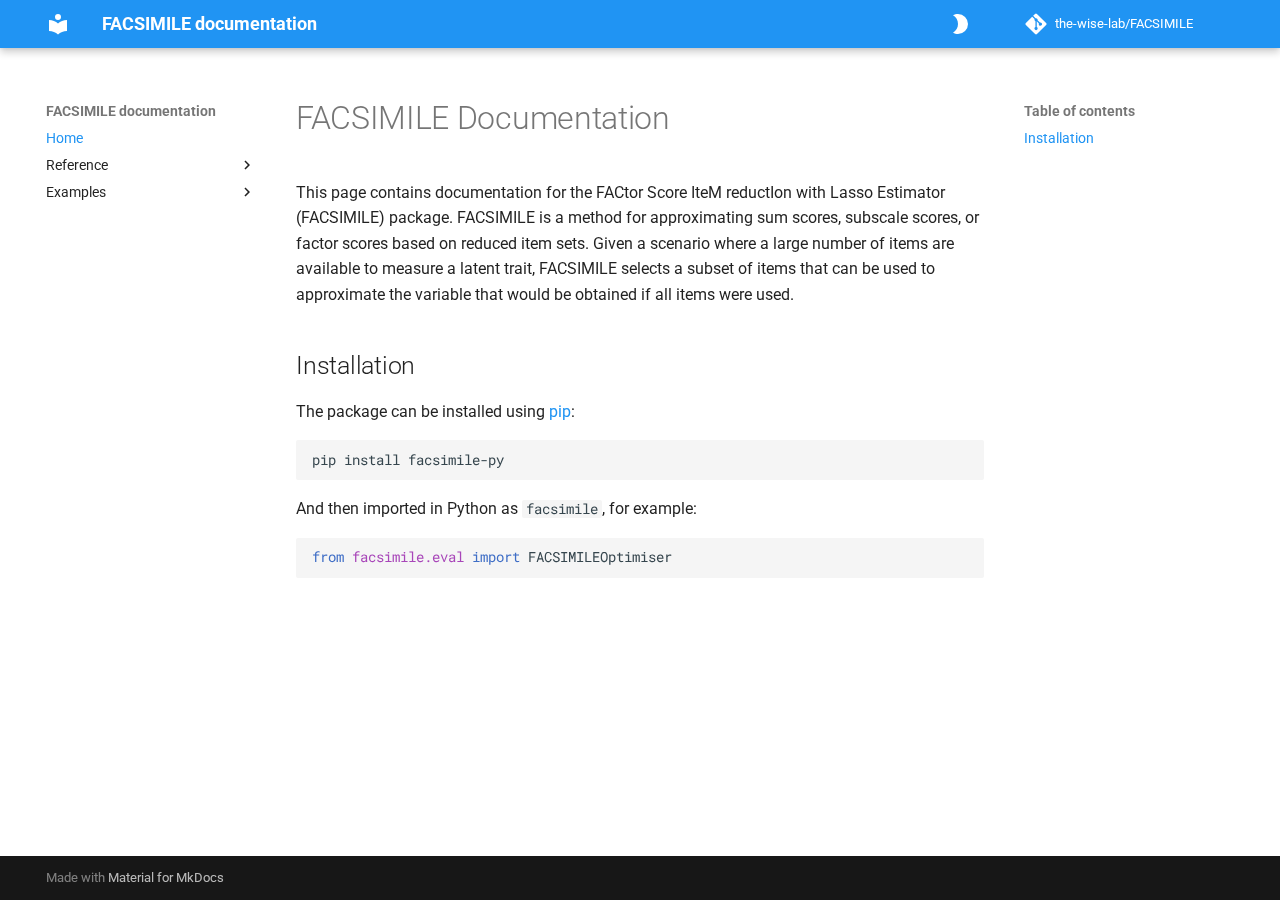
<file: index.html>
<!doctype html>
<html lang="en" class="no-js">
  <head>
    
      <meta charset="utf-8">
      <meta name="viewport" content="width=device-width,initial-scale=1">
      
      
      
      
      
        <link rel="next" href="reference/eval/">
      
      
      <link rel="icon" href="assets/images/favicon.png">
      <meta name="generator" content="mkdocs-1.5.3, mkdocs-material-9.5.17">
    
    
      
        <title>FACSIMILE documentation</title>
      
    
    
      <link rel="stylesheet" href="assets/stylesheets/main.bcfcd587.min.css">
      
        
        <link rel="stylesheet" href="assets/stylesheets/palette.06af60db.min.css">
      
      


    
    
      
    
    
      
        
        
        <link rel="preconnect" href="https://fonts.gstatic.com" crossorigin>
        <link rel="stylesheet" href="https://fonts.googleapis.com/css?family=Roboto:300,300i,400,400i,700,700i%7CRoboto+Mono:400,400i,700,700i&display=fallback">
        <style>:root{--md-text-font:"Roboto";--md-code-font:"Roboto Mono"}</style>
      
    
    
      <link rel="stylesheet" href="assets/_mkdocstrings.css">
    
      <link rel="stylesheet" href="css/mkdocstrings.css">
    
    <script>__md_scope=new URL(".",location),__md_hash=e=>[...e].reduce((e,_)=>(e<<5)-e+_.charCodeAt(0),0),__md_get=(e,_=localStorage,t=__md_scope)=>JSON.parse(_.getItem(t.pathname+"."+e)),__md_set=(e,_,t=localStorage,a=__md_scope)=>{try{t.setItem(a.pathname+"."+e,JSON.stringify(_))}catch(e){}}</script>
    
      

    
    
    
  </head>
  
  
    
    
      
    
    
    
    
    <body dir="ltr" data-md-color-scheme="default" data-md-color-primary="blue" data-md-color-accent="indigo">
  
    
    <input class="md-toggle" data-md-toggle="drawer" type="checkbox" id="__drawer" autocomplete="off">
    <input class="md-toggle" data-md-toggle="search" type="checkbox" id="__search" autocomplete="off">
    <label class="md-overlay" for="__drawer"></label>
    <div data-md-component="skip">
      
        
        <a href="#facsimile-documentation" class="md-skip">
          Skip to content
        </a>
      
    </div>
    <div data-md-component="announce">
      
    </div>
    
    
      

  

<header class="md-header md-header--shadow" data-md-component="header">
  <nav class="md-header__inner md-grid" aria-label="Header">
    <a href="." title="FACSIMILE documentation" class="md-header__button md-logo" aria-label="FACSIMILE documentation" data-md-component="logo">
      
  
  <svg xmlns="http://www.w3.org/2000/svg" viewBox="0 0 24 24"><path d="M12 8a3 3 0 0 0 3-3 3 3 0 0 0-3-3 3 3 0 0 0-3 3 3 3 0 0 0 3 3m0 3.54C9.64 9.35 6.5 8 3 8v11c3.5 0 6.64 1.35 9 3.54 2.36-2.19 5.5-3.54 9-3.54V8c-3.5 0-6.64 1.35-9 3.54Z"/></svg>

    </a>
    <label class="md-header__button md-icon" for="__drawer">
      
      <svg xmlns="http://www.w3.org/2000/svg" viewBox="0 0 24 24"><path d="M3 6h18v2H3V6m0 5h18v2H3v-2m0 5h18v2H3v-2Z"/></svg>
    </label>
    <div class="md-header__title" data-md-component="header-title">
      <div class="md-header__ellipsis">
        <div class="md-header__topic">
          <span class="md-ellipsis">
            FACSIMILE documentation
          </span>
        </div>
        <div class="md-header__topic" data-md-component="header-topic">
          <span class="md-ellipsis">
            
              Home
            
          </span>
        </div>
      </div>
    </div>
    
      
        <form class="md-header__option" data-md-component="palette">
  
    
    
    
    <input class="md-option" data-md-color-media="" data-md-color-scheme="default" data-md-color-primary="blue" data-md-color-accent="indigo"  aria-label="Switch to dark mode"  type="radio" name="__palette" id="__palette_0">
    
      <label class="md-header__button md-icon" title="Switch to dark mode" for="__palette_1" hidden>
        <svg xmlns="http://www.w3.org/2000/svg" viewBox="0 0 24 24"><path d="M10 2c-1.82 0-3.53.5-5 1.35C8 5.08 10 8.3 10 12s-2 6.92-5 8.65C6.47 21.5 8.18 22 10 22a10 10 0 0 0 10-10A10 10 0 0 0 10 2Z"/></svg>
      </label>
    
  
    
    
    
    <input class="md-option" data-md-color-media="" data-md-color-scheme="slate" data-md-color-primary="blue" data-md-color-accent="indigo"  aria-label="Switch to light mode"  type="radio" name="__palette" id="__palette_1">
    
      <label class="md-header__button md-icon" title="Switch to light mode" for="__palette_0" hidden>
        <svg xmlns="http://www.w3.org/2000/svg" viewBox="0 0 24 24"><path d="M12 18c-.89 0-1.74-.2-2.5-.55C11.56 16.5 13 14.42 13 12c0-2.42-1.44-4.5-3.5-5.45C10.26 6.2 11.11 6 12 6a6 6 0 0 1 6 6 6 6 0 0 1-6 6m8-9.31V4h-4.69L12 .69 8.69 4H4v4.69L.69 12 4 15.31V20h4.69L12 23.31 15.31 20H20v-4.69L23.31 12 20 8.69Z"/></svg>
      </label>
    
  
</form>
      
    
    
      <script>var media,input,key,value,palette=__md_get("__palette");if(palette&&palette.color){"(prefers-color-scheme)"===palette.color.media&&(media=matchMedia("(prefers-color-scheme: light)"),input=document.querySelector(media.matches?"[data-md-color-media='(prefers-color-scheme: light)']":"[data-md-color-media='(prefers-color-scheme: dark)']"),palette.color.media=input.getAttribute("data-md-color-media"),palette.color.scheme=input.getAttribute("data-md-color-scheme"),palette.color.primary=input.getAttribute("data-md-color-primary"),palette.color.accent=input.getAttribute("data-md-color-accent"));for([key,value]of Object.entries(palette.color))document.body.setAttribute("data-md-color-"+key,value)}</script>
    
    
    
    
      <div class="md-header__source">
        <a href="https://github.com/the-wise-lab/FACSIMILE" title="Go to repository" class="md-source" data-md-component="source">
  <div class="md-source__icon md-icon">
    
    <svg xmlns="http://www.w3.org/2000/svg" viewBox="0 0 448 512"><!--! Font Awesome Free 6.5.1 by @fontawesome - https://fontawesome.com License - https://fontawesome.com/license/free (Icons: CC BY 4.0, Fonts: SIL OFL 1.1, Code: MIT License) Copyright 2023 Fonticons, Inc.--><path d="M439.55 236.05 244 40.45a28.87 28.87 0 0 0-40.81 0l-40.66 40.63 51.52 51.52c27.06-9.14 52.68 16.77 43.39 43.68l49.66 49.66c34.23-11.8 61.18 31 35.47 56.69-26.49 26.49-70.21-2.87-56-37.34L240.22 199v121.85c25.3 12.54 22.26 41.85 9.08 55a34.34 34.34 0 0 1-48.55 0c-17.57-17.6-11.07-46.91 11.25-56v-123c-20.8-8.51-24.6-30.74-18.64-45L142.57 101 8.45 235.14a28.86 28.86 0 0 0 0 40.81l195.61 195.6a28.86 28.86 0 0 0 40.8 0l194.69-194.69a28.86 28.86 0 0 0 0-40.81z"/></svg>
  </div>
  <div class="md-source__repository">
    the-wise-lab/FACSIMILE
  </div>
</a>
      </div>
    
  </nav>
  
</header>
    
    <div class="md-container" data-md-component="container">
      
      
        
          
        
      
      <main class="md-main" data-md-component="main">
        <div class="md-main__inner md-grid">
          
            
              
              <div class="md-sidebar md-sidebar--primary" data-md-component="sidebar" data-md-type="navigation" >
                <div class="md-sidebar__scrollwrap">
                  <div class="md-sidebar__inner">
                    



<nav class="md-nav md-nav--primary" aria-label="Navigation" data-md-level="0">
  <label class="md-nav__title" for="__drawer">
    <a href="." title="FACSIMILE documentation" class="md-nav__button md-logo" aria-label="FACSIMILE documentation" data-md-component="logo">
      
  
  <svg xmlns="http://www.w3.org/2000/svg" viewBox="0 0 24 24"><path d="M12 8a3 3 0 0 0 3-3 3 3 0 0 0-3-3 3 3 0 0 0-3 3 3 3 0 0 0 3 3m0 3.54C9.64 9.35 6.5 8 3 8v11c3.5 0 6.64 1.35 9 3.54 2.36-2.19 5.5-3.54 9-3.54V8c-3.5 0-6.64 1.35-9 3.54Z"/></svg>

    </a>
    FACSIMILE documentation
  </label>
  
    <div class="md-nav__source">
      <a href="https://github.com/the-wise-lab/FACSIMILE" title="Go to repository" class="md-source" data-md-component="source">
  <div class="md-source__icon md-icon">
    
    <svg xmlns="http://www.w3.org/2000/svg" viewBox="0 0 448 512"><!--! Font Awesome Free 6.5.1 by @fontawesome - https://fontawesome.com License - https://fontawesome.com/license/free (Icons: CC BY 4.0, Fonts: SIL OFL 1.1, Code: MIT License) Copyright 2023 Fonticons, Inc.--><path d="M439.55 236.05 244 40.45a28.87 28.87 0 0 0-40.81 0l-40.66 40.63 51.52 51.52c27.06-9.14 52.68 16.77 43.39 43.68l49.66 49.66c34.23-11.8 61.18 31 35.47 56.69-26.49 26.49-70.21-2.87-56-37.34L240.22 199v121.85c25.3 12.54 22.26 41.85 9.08 55a34.34 34.34 0 0 1-48.55 0c-17.57-17.6-11.07-46.91 11.25-56v-123c-20.8-8.51-24.6-30.74-18.64-45L142.57 101 8.45 235.14a28.86 28.86 0 0 0 0 40.81l195.61 195.6a28.86 28.86 0 0 0 40.8 0l194.69-194.69a28.86 28.86 0 0 0 0-40.81z"/></svg>
  </div>
  <div class="md-source__repository">
    the-wise-lab/FACSIMILE
  </div>
</a>
    </div>
  
  <ul class="md-nav__list" data-md-scrollfix>
    
      
      
  
  
    
  
  
  
    <li class="md-nav__item md-nav__item--active">
      
      <input class="md-nav__toggle md-toggle" type="checkbox" id="__toc">
      
      
        
      
      
        <label class="md-nav__link md-nav__link--active" for="__toc">
          
  
  <span class="md-ellipsis">
    Home
  </span>
  

          <span class="md-nav__icon md-icon"></span>
        </label>
      
      <a href="." class="md-nav__link md-nav__link--active">
        
  
  <span class="md-ellipsis">
    Home
  </span>
  

      </a>
      
        

<nav class="md-nav md-nav--secondary" aria-label="Table of contents">
  
  
  
    
  
  
    <label class="md-nav__title" for="__toc">
      <span class="md-nav__icon md-icon"></span>
      Table of contents
    </label>
    <ul class="md-nav__list" data-md-component="toc" data-md-scrollfix>
      
        <li class="md-nav__item">
  <a href="#installation" class="md-nav__link">
    <span class="md-ellipsis">
      Installation
    </span>
  </a>
  
</li>
      
    </ul>
  
</nav>
      
    </li>
  

    
      
      
  
  
  
  
    
    
    
    
    <li class="md-nav__item md-nav__item--nested">
      
        
        
        <input class="md-nav__toggle md-toggle " type="checkbox" id="__nav_2" >
        
          
          <label class="md-nav__link" for="__nav_2" id="__nav_2_label" tabindex="0">
            
  
  <span class="md-ellipsis">
    Reference
  </span>
  

            <span class="md-nav__icon md-icon"></span>
          </label>
        
        <nav class="md-nav" data-md-level="1" aria-labelledby="__nav_2_label" aria-expanded="false">
          <label class="md-nav__title" for="__nav_2">
            <span class="md-nav__icon md-icon"></span>
            Reference
          </label>
          <ul class="md-nav__list" data-md-scrollfix>
            
              
                
  
  
  
  
    <li class="md-nav__item">
      <a href="reference/eval/" class="md-nav__link">
        
  
  <span class="md-ellipsis">
    eval
  </span>
  

      </a>
    </li>
  

              
            
              
                
  
  
  
  
    <li class="md-nav__item">
      <a href="reference/model/" class="md-nav__link">
        
  
  <span class="md-ellipsis">
    model
  </span>
  

      </a>
    </li>
  

              
            
              
                
  
  
  
  
    <li class="md-nav__item">
      <a href="reference/plotting/" class="md-nav__link">
        
  
  <span class="md-ellipsis">
    plotting
  </span>
  

      </a>
    </li>
  

              
            
              
                
  
  
  
  
    <li class="md-nav__item">
      <a href="reference/utils/" class="md-nav__link">
        
  
  <span class="md-ellipsis">
    utils
  </span>
  

      </a>
    </li>
  

              
            
          </ul>
        </nav>
      
    </li>
  

    
      
      
  
  
  
  
    
    
    
    
    <li class="md-nav__item md-nav__item--nested">
      
        
        
        <input class="md-nav__toggle md-toggle " type="checkbox" id="__nav_3" >
        
          
          <label class="md-nav__link" for="__nav_3" id="__nav_3_label" tabindex="0">
            
  
  <span class="md-ellipsis">
    Examples
  </span>
  

            <span class="md-nav__icon md-icon"></span>
          </label>
        
        <nav class="md-nav" data-md-level="1" aria-labelledby="__nav_3_label" aria-expanded="false">
          <label class="md-nav__title" for="__nav_3">
            <span class="md-nav__icon md-icon"></span>
            Examples
          </label>
          <ul class="md-nav__list" data-md-scrollfix>
            
              
                
  
  
  
  
    <li class="md-nav__item">
      <a href="examples/tutorial/" class="md-nav__link">
        
  
  <span class="md-ellipsis">
    Using FACSIMILE to generate a reduced set of tems for predicting factor scores
  </span>
  

      </a>
    </li>
  

              
            
              
                
  
  
  
  
    <li class="md-nav__item">
      <a href="examples/sticsa_example/" class="md-nav__link">
        
  
  <span class="md-ellipsis">
    FACSIMILE usage examples
  </span>
  

      </a>
    </li>
  

              
            
          </ul>
        </nav>
      
    </li>
  

    
  </ul>
</nav>
                  </div>
                </div>
              </div>
            
            
              
              <div class="md-sidebar md-sidebar--secondary" data-md-component="sidebar" data-md-type="toc" >
                <div class="md-sidebar__scrollwrap">
                  <div class="md-sidebar__inner">
                    

<nav class="md-nav md-nav--secondary" aria-label="Table of contents">
  
  
  
    
  
  
    <label class="md-nav__title" for="__toc">
      <span class="md-nav__icon md-icon"></span>
      Table of contents
    </label>
    <ul class="md-nav__list" data-md-component="toc" data-md-scrollfix>
      
        <li class="md-nav__item">
  <a href="#installation" class="md-nav__link">
    <span class="md-ellipsis">
      Installation
    </span>
  </a>
  
</li>
      
    </ul>
  
</nav>
                  </div>
                </div>
              </div>
            
          
          
            <div class="md-content" data-md-component="content">
              <article class="md-content__inner md-typeset">
                
                  

  
  


<h1 id="facsimile-documentation">FACSIMILE Documentation</h1>
<p>This page contains documentation for the FACtor Score IteM reductIon with Lasso Estimator (FACSIMILE) package. FACSIMILE is a method for approximating sum scores, subscale scores, or factor scores based on reduced item sets. Given a scenario where a large number of items are available to measure a latent trait, FACSIMILE selects a subset of items that can be used to approximate the variable that would be obtained if all items were used.</p>
<h2 id="installation">Installation</h2>
<p>The package can be installed using <a href="https://pypi.org/project/facsimile-py/">pip</a>:</p>
<div class="highlight"><pre><span></span><code>pip<span class="w"> </span>install<span class="w"> </span>facsimile-py
</code></pre></div>
<p>And then imported in Python as <code>facsimile</code>, for example:</p>
<div class="highlight"><pre><span></span><code><span class="kn">from</span> <span class="nn">facsimile.eval</span> <span class="kn">import</span> <span class="n">FACSIMILEOptimiser</span>
</code></pre></div>












                
              </article>
            </div>
          
          
<script>var target=document.getElementById(location.hash.slice(1));target&&target.name&&(target.checked=target.name.startsWith("__tabbed_"))</script>
        </div>
        
      </main>
      
        <footer class="md-footer">
  
  <div class="md-footer-meta md-typeset">
    <div class="md-footer-meta__inner md-grid">
      <div class="md-copyright">
  
  
    Made with
    <a href="https://squidfunk.github.io/mkdocs-material/" target="_blank" rel="noopener">
      Material for MkDocs
    </a>
  
</div>
      
    </div>
  </div>
</footer>
      
    </div>
    <div class="md-dialog" data-md-component="dialog">
      <div class="md-dialog__inner md-typeset"></div>
    </div>
    
    
    <script id="__config" type="application/json">{"base": ".", "features": [], "search": "assets/javascripts/workers/search.b8dbb3d2.min.js", "translations": {"clipboard.copied": "Copied to clipboard", "clipboard.copy": "Copy to clipboard", "search.result.more.one": "1 more on this page", "search.result.more.other": "# more on this page", "search.result.none": "No matching documents", "search.result.one": "1 matching document", "search.result.other": "# matching documents", "search.result.placeholder": "Type to start searching", "search.result.term.missing": "Missing", "select.version": "Select version"}}</script>
    
    
      <script src="assets/javascripts/bundle.1e8ae164.min.js"></script>
      
    
  </body>
</html>
</file>
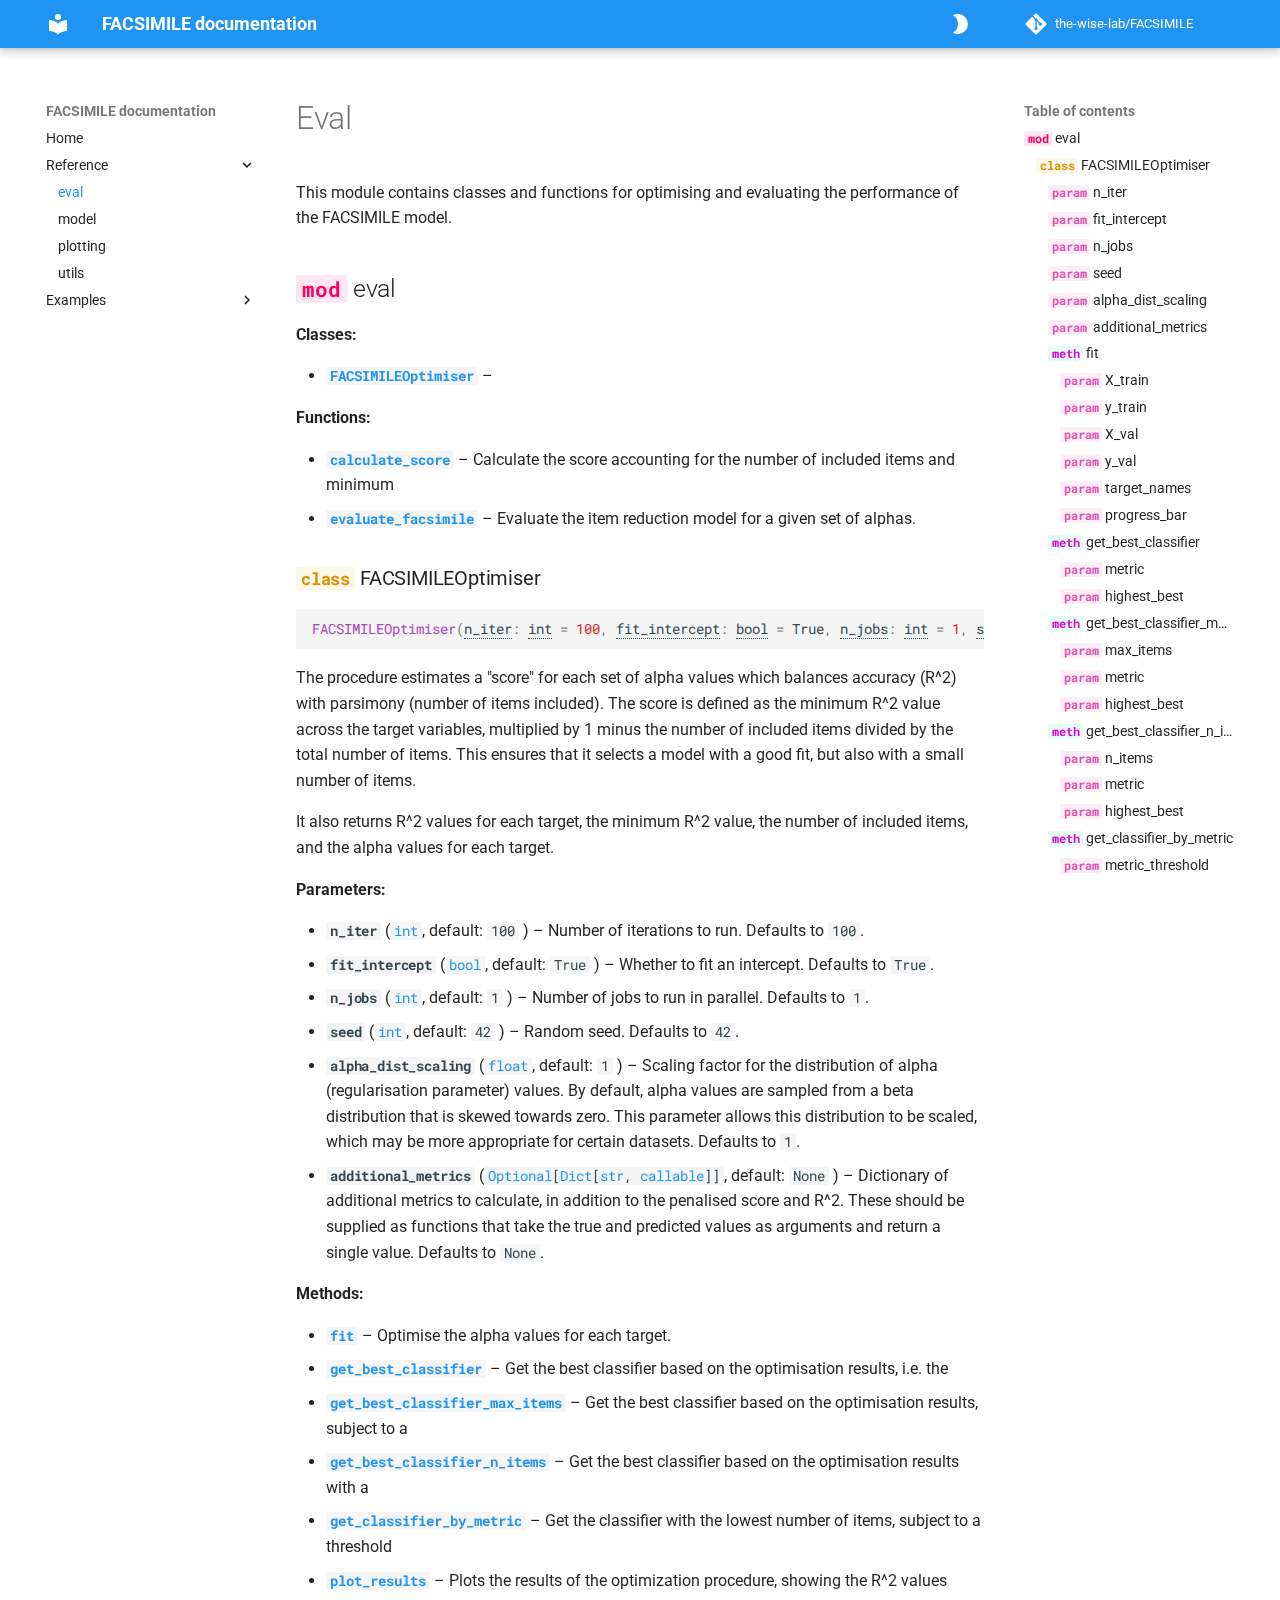
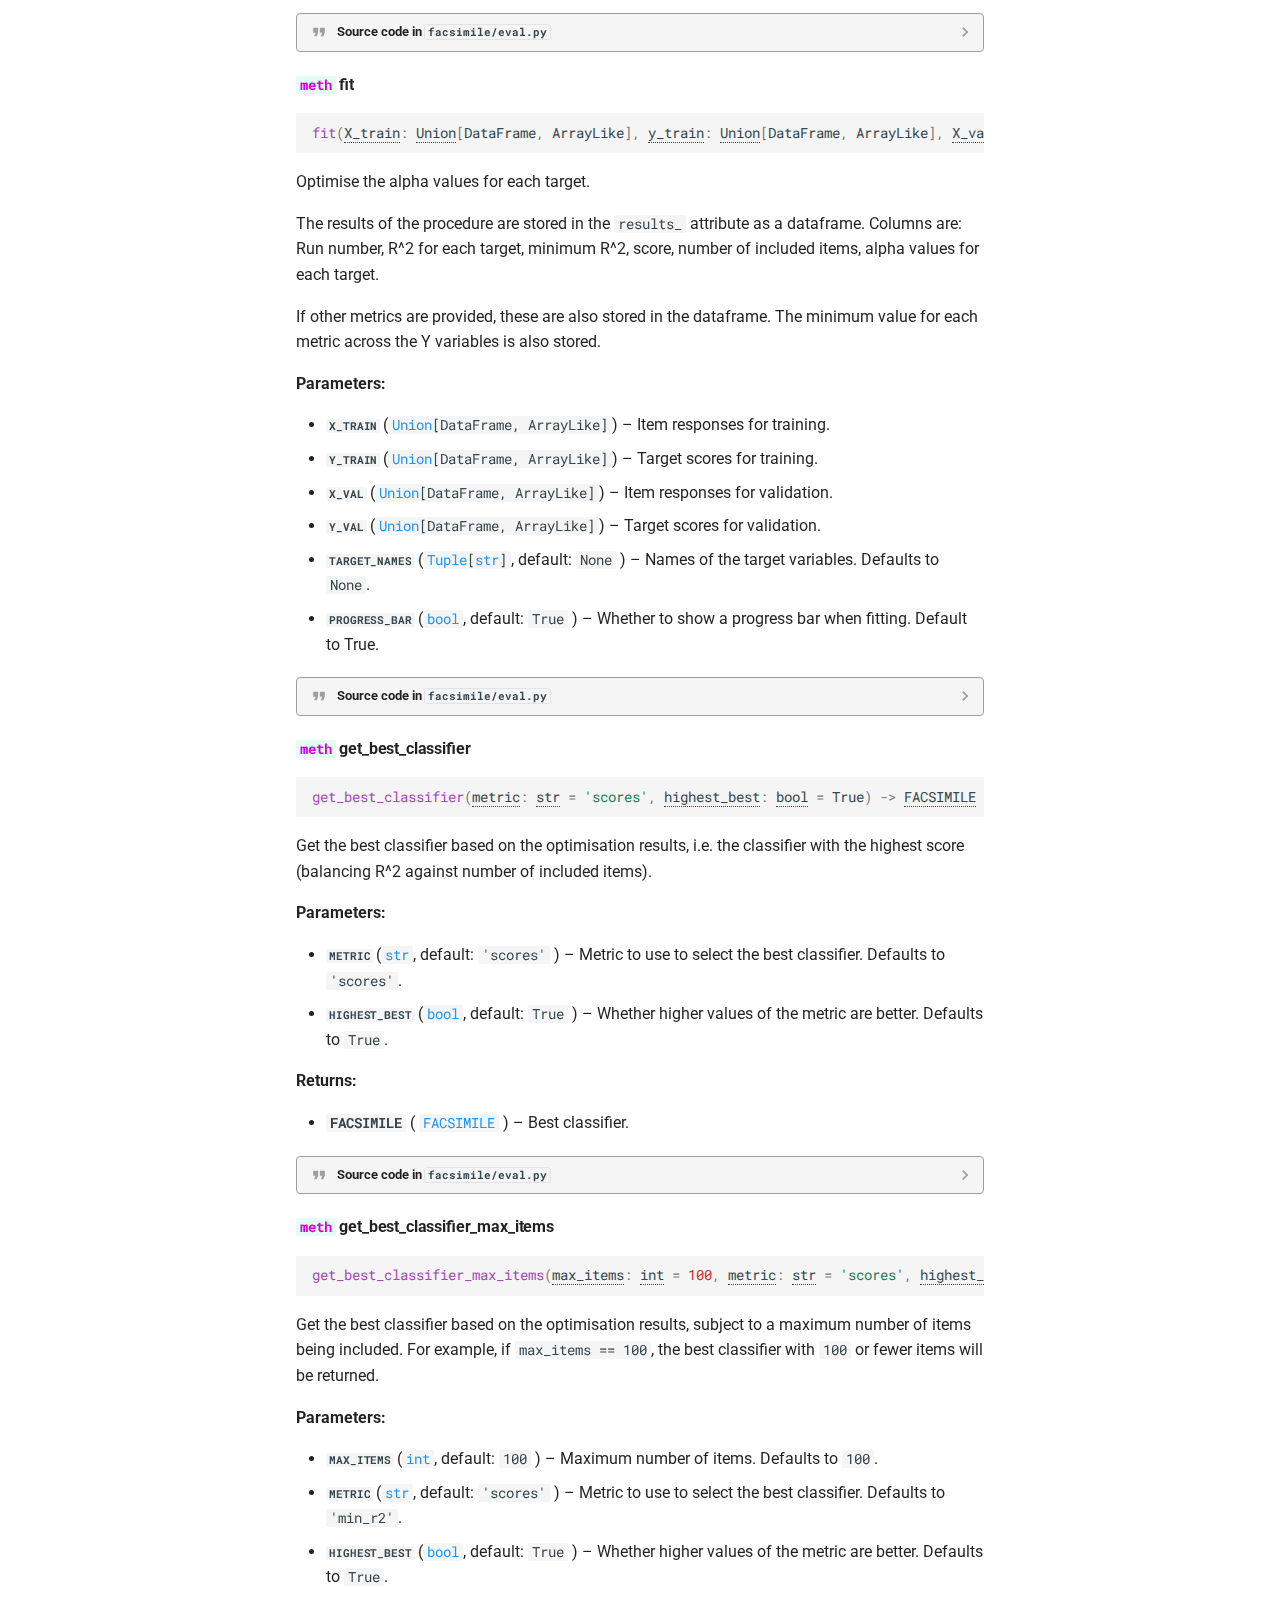
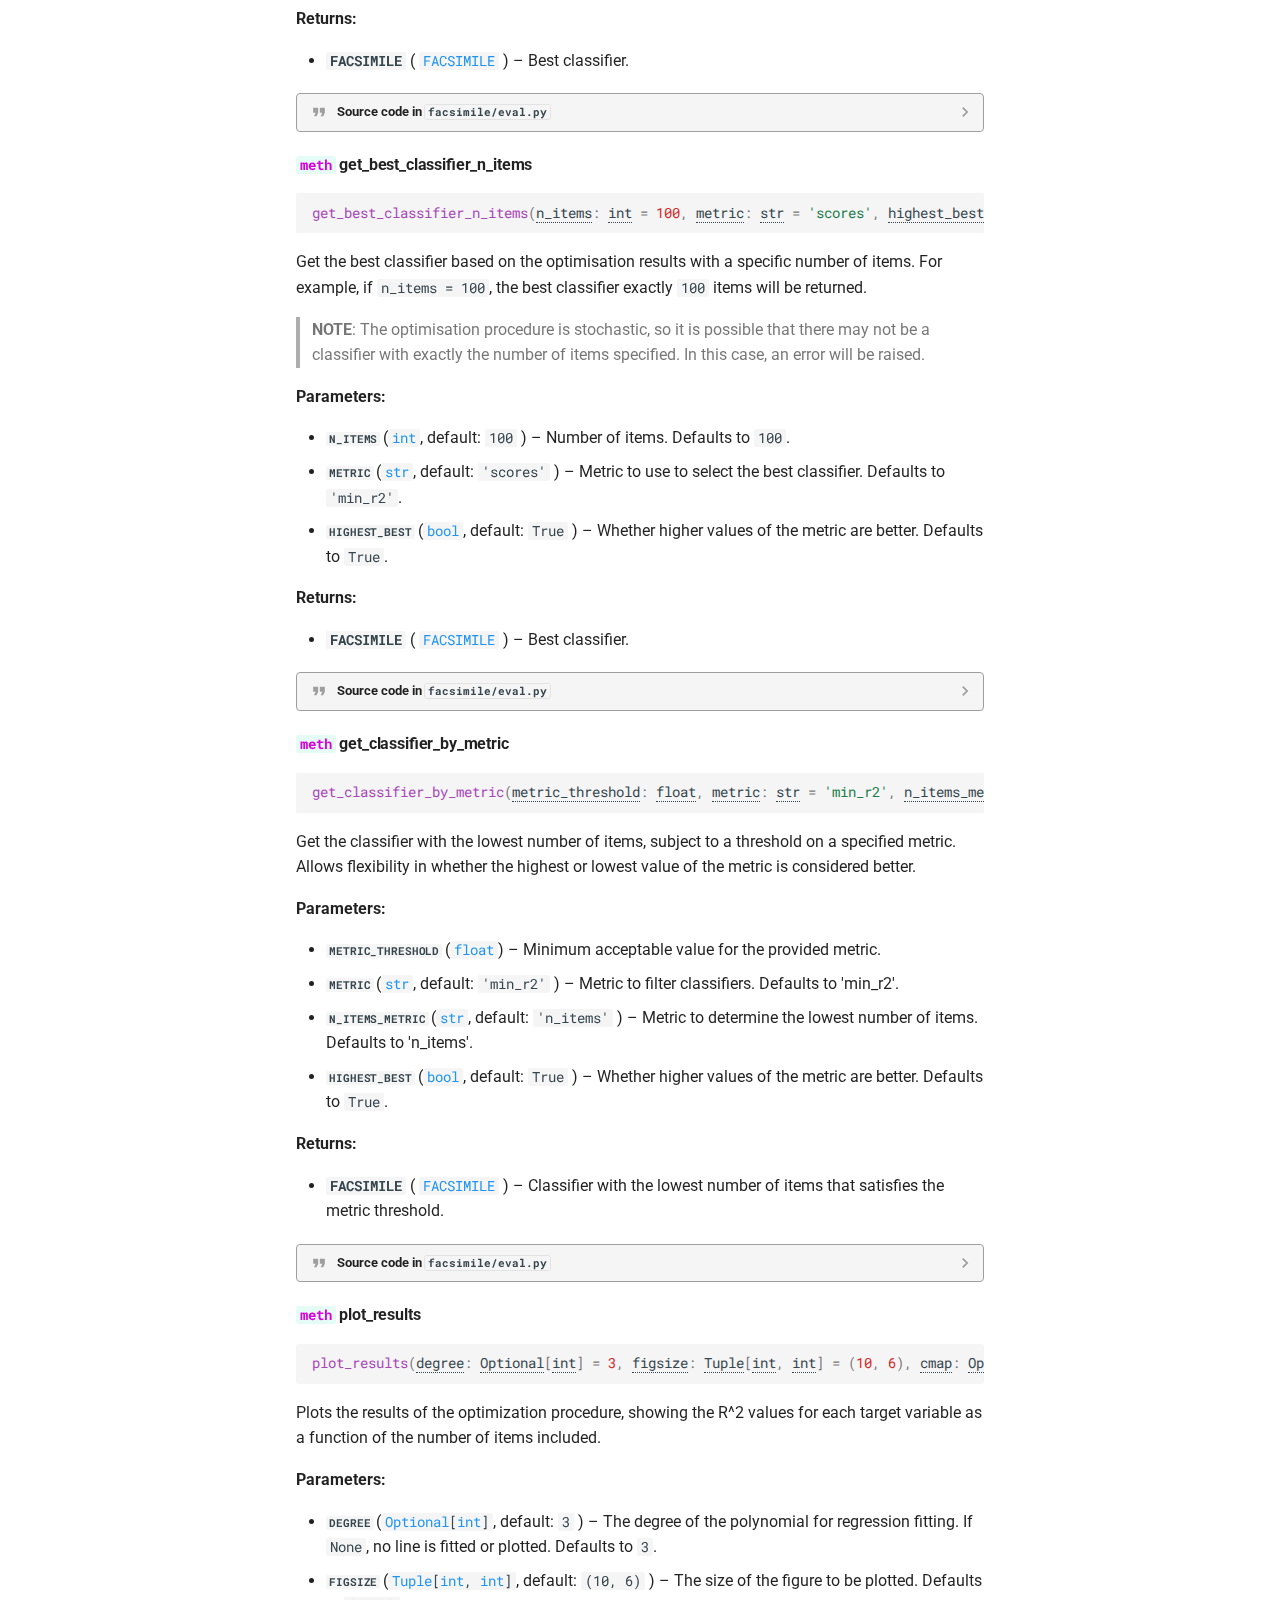
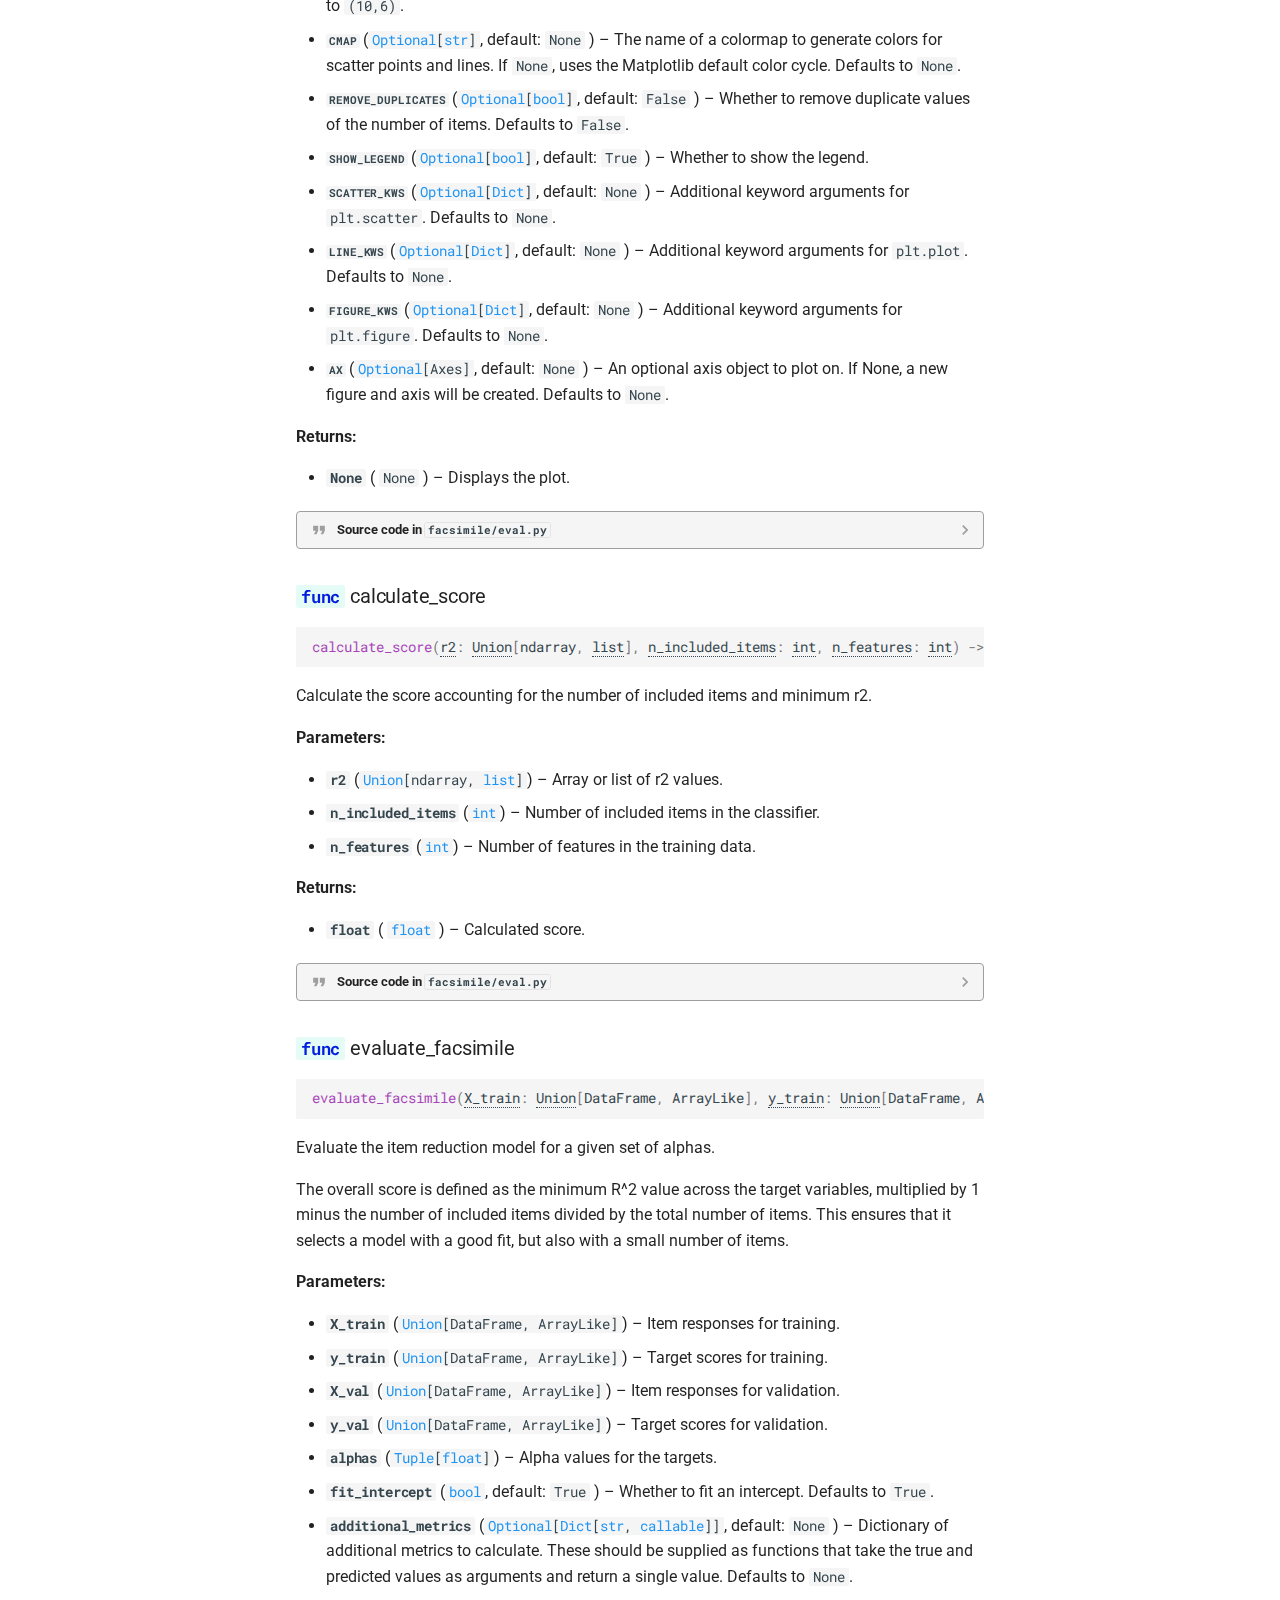
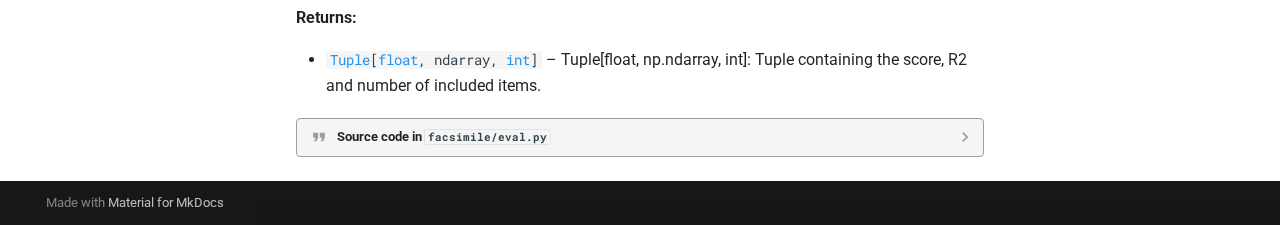
<file: reference/eval/index.html>
<!doctype html>
<html lang="en" class="no-js">
  <head>
    
      <meta charset="utf-8">
      <meta name="viewport" content="width=device-width,initial-scale=1">
      
      
      
      
        <link rel="prev" href="../..">
      
      
        <link rel="next" href="../model/">
      
      
      <link rel="icon" href="../../assets/images/favicon.png">
      <meta name="generator" content="mkdocs-1.5.3, mkdocs-material-9.5.17">
    
    
      
        <title>eval - FACSIMILE documentation</title>
      
    
    
      <link rel="stylesheet" href="../../assets/stylesheets/main.bcfcd587.min.css">
      
        
        <link rel="stylesheet" href="../../assets/stylesheets/palette.06af60db.min.css">
      
      


    
    
      
    
    
      
        
        
        <link rel="preconnect" href="https://fonts.gstatic.com" crossorigin>
        <link rel="stylesheet" href="https://fonts.googleapis.com/css?family=Roboto:300,300i,400,400i,700,700i%7CRoboto+Mono:400,400i,700,700i&display=fallback">
        <style>:root{--md-text-font:"Roboto";--md-code-font:"Roboto Mono"}</style>
      
    
    
      <link rel="stylesheet" href="../../assets/_mkdocstrings.css">
    
      <link rel="stylesheet" href="../../css/mkdocstrings.css">
    
    <script>__md_scope=new URL("../..",location),__md_hash=e=>[...e].reduce((e,_)=>(e<<5)-e+_.charCodeAt(0),0),__md_get=(e,_=localStorage,t=__md_scope)=>JSON.parse(_.getItem(t.pathname+"."+e)),__md_set=(e,_,t=localStorage,a=__md_scope)=>{try{t.setItem(a.pathname+"."+e,JSON.stringify(_))}catch(e){}}</script>
    
      

    
    
    
  </head>
  
  
    
    
      
    
    
    
    
    <body dir="ltr" data-md-color-scheme="default" data-md-color-primary="blue" data-md-color-accent="indigo">
  
    
    <input class="md-toggle" data-md-toggle="drawer" type="checkbox" id="__drawer" autocomplete="off">
    <input class="md-toggle" data-md-toggle="search" type="checkbox" id="__search" autocomplete="off">
    <label class="md-overlay" for="__drawer"></label>
    <div data-md-component="skip">
      
        
        <a href="#eval" class="md-skip">
          Skip to content
        </a>
      
    </div>
    <div data-md-component="announce">
      
    </div>
    
    
      

  

<header class="md-header md-header--shadow" data-md-component="header">
  <nav class="md-header__inner md-grid" aria-label="Header">
    <a href="../.." title="FACSIMILE documentation" class="md-header__button md-logo" aria-label="FACSIMILE documentation" data-md-component="logo">
      
  
  <svg xmlns="http://www.w3.org/2000/svg" viewBox="0 0 24 24"><path d="M12 8a3 3 0 0 0 3-3 3 3 0 0 0-3-3 3 3 0 0 0-3 3 3 3 0 0 0 3 3m0 3.54C9.64 9.35 6.5 8 3 8v11c3.5 0 6.64 1.35 9 3.54 2.36-2.19 5.5-3.54 9-3.54V8c-3.5 0-6.64 1.35-9 3.54Z"/></svg>

    </a>
    <label class="md-header__button md-icon" for="__drawer">
      
      <svg xmlns="http://www.w3.org/2000/svg" viewBox="0 0 24 24"><path d="M3 6h18v2H3V6m0 5h18v2H3v-2m0 5h18v2H3v-2Z"/></svg>
    </label>
    <div class="md-header__title" data-md-component="header-title">
      <div class="md-header__ellipsis">
        <div class="md-header__topic">
          <span class="md-ellipsis">
            FACSIMILE documentation
          </span>
        </div>
        <div class="md-header__topic" data-md-component="header-topic">
          <span class="md-ellipsis">
            
              eval
            
          </span>
        </div>
      </div>
    </div>
    
      
        <form class="md-header__option" data-md-component="palette">
  
    
    
    
    <input class="md-option" data-md-color-media="" data-md-color-scheme="default" data-md-color-primary="blue" data-md-color-accent="indigo"  aria-label="Switch to dark mode"  type="radio" name="__palette" id="__palette_0">
    
      <label class="md-header__button md-icon" title="Switch to dark mode" for="__palette_1" hidden>
        <svg xmlns="http://www.w3.org/2000/svg" viewBox="0 0 24 24"><path d="M10 2c-1.82 0-3.53.5-5 1.35C8 5.08 10 8.3 10 12s-2 6.92-5 8.65C6.47 21.5 8.18 22 10 22a10 10 0 0 0 10-10A10 10 0 0 0 10 2Z"/></svg>
      </label>
    
  
    
    
    
    <input class="md-option" data-md-color-media="" data-md-color-scheme="slate" data-md-color-primary="blue" data-md-color-accent="indigo"  aria-label="Switch to light mode"  type="radio" name="__palette" id="__palette_1">
    
      <label class="md-header__button md-icon" title="Switch to light mode" for="__palette_0" hidden>
        <svg xmlns="http://www.w3.org/2000/svg" viewBox="0 0 24 24"><path d="M12 18c-.89 0-1.74-.2-2.5-.55C11.56 16.5 13 14.42 13 12c0-2.42-1.44-4.5-3.5-5.45C10.26 6.2 11.11 6 12 6a6 6 0 0 1 6 6 6 6 0 0 1-6 6m8-9.31V4h-4.69L12 .69 8.69 4H4v4.69L.69 12 4 15.31V20h4.69L12 23.31 15.31 20H20v-4.69L23.31 12 20 8.69Z"/></svg>
      </label>
    
  
</form>
      
    
    
      <script>var media,input,key,value,palette=__md_get("__palette");if(palette&&palette.color){"(prefers-color-scheme)"===palette.color.media&&(media=matchMedia("(prefers-color-scheme: light)"),input=document.querySelector(media.matches?"[data-md-color-media='(prefers-color-scheme: light)']":"[data-md-color-media='(prefers-color-scheme: dark)']"),palette.color.media=input.getAttribute("data-md-color-media"),palette.color.scheme=input.getAttribute("data-md-color-scheme"),palette.color.primary=input.getAttribute("data-md-color-primary"),palette.color.accent=input.getAttribute("data-md-color-accent"));for([key,value]of Object.entries(palette.color))document.body.setAttribute("data-md-color-"+key,value)}</script>
    
    
    
    
      <div class="md-header__source">
        <a href="https://github.com/the-wise-lab/FACSIMILE" title="Go to repository" class="md-source" data-md-component="source">
  <div class="md-source__icon md-icon">
    
    <svg xmlns="http://www.w3.org/2000/svg" viewBox="0 0 448 512"><!--! Font Awesome Free 6.5.1 by @fontawesome - https://fontawesome.com License - https://fontawesome.com/license/free (Icons: CC BY 4.0, Fonts: SIL OFL 1.1, Code: MIT License) Copyright 2023 Fonticons, Inc.--><path d="M439.55 236.05 244 40.45a28.87 28.87 0 0 0-40.81 0l-40.66 40.63 51.52 51.52c27.06-9.14 52.68 16.77 43.39 43.68l49.66 49.66c34.23-11.8 61.18 31 35.47 56.69-26.49 26.49-70.21-2.87-56-37.34L240.22 199v121.85c25.3 12.54 22.26 41.85 9.08 55a34.34 34.34 0 0 1-48.55 0c-17.57-17.6-11.07-46.91 11.25-56v-123c-20.8-8.51-24.6-30.74-18.64-45L142.57 101 8.45 235.14a28.86 28.86 0 0 0 0 40.81l195.61 195.6a28.86 28.86 0 0 0 40.8 0l194.69-194.69a28.86 28.86 0 0 0 0-40.81z"/></svg>
  </div>
  <div class="md-source__repository">
    the-wise-lab/FACSIMILE
  </div>
</a>
      </div>
    
  </nav>
  
</header>
    
    <div class="md-container" data-md-component="container">
      
      
        
          
        
      
      <main class="md-main" data-md-component="main">
        <div class="md-main__inner md-grid">
          
            
              
              <div class="md-sidebar md-sidebar--primary" data-md-component="sidebar" data-md-type="navigation" >
                <div class="md-sidebar__scrollwrap">
                  <div class="md-sidebar__inner">
                    



<nav class="md-nav md-nav--primary" aria-label="Navigation" data-md-level="0">
  <label class="md-nav__title" for="__drawer">
    <a href="../.." title="FACSIMILE documentation" class="md-nav__button md-logo" aria-label="FACSIMILE documentation" data-md-component="logo">
      
  
  <svg xmlns="http://www.w3.org/2000/svg" viewBox="0 0 24 24"><path d="M12 8a3 3 0 0 0 3-3 3 3 0 0 0-3-3 3 3 0 0 0-3 3 3 3 0 0 0 3 3m0 3.54C9.64 9.35 6.5 8 3 8v11c3.5 0 6.64 1.35 9 3.54 2.36-2.19 5.5-3.54 9-3.54V8c-3.5 0-6.64 1.35-9 3.54Z"/></svg>

    </a>
    FACSIMILE documentation
  </label>
  
    <div class="md-nav__source">
      <a href="https://github.com/the-wise-lab/FACSIMILE" title="Go to repository" class="md-source" data-md-component="source">
  <div class="md-source__icon md-icon">
    
    <svg xmlns="http://www.w3.org/2000/svg" viewBox="0 0 448 512"><!--! Font Awesome Free 6.5.1 by @fontawesome - https://fontawesome.com License - https://fontawesome.com/license/free (Icons: CC BY 4.0, Fonts: SIL OFL 1.1, Code: MIT License) Copyright 2023 Fonticons, Inc.--><path d="M439.55 236.05 244 40.45a28.87 28.87 0 0 0-40.81 0l-40.66 40.63 51.52 51.52c27.06-9.14 52.68 16.77 43.39 43.68l49.66 49.66c34.23-11.8 61.18 31 35.47 56.69-26.49 26.49-70.21-2.87-56-37.34L240.22 199v121.85c25.3 12.54 22.26 41.85 9.08 55a34.34 34.34 0 0 1-48.55 0c-17.57-17.6-11.07-46.91 11.25-56v-123c-20.8-8.51-24.6-30.74-18.64-45L142.57 101 8.45 235.14a28.86 28.86 0 0 0 0 40.81l195.61 195.6a28.86 28.86 0 0 0 40.8 0l194.69-194.69a28.86 28.86 0 0 0 0-40.81z"/></svg>
  </div>
  <div class="md-source__repository">
    the-wise-lab/FACSIMILE
  </div>
</a>
    </div>
  
  <ul class="md-nav__list" data-md-scrollfix>
    
      
      
  
  
  
  
    <li class="md-nav__item">
      <a href="../.." class="md-nav__link">
        
  
  <span class="md-ellipsis">
    Home
  </span>
  

      </a>
    </li>
  

    
      
      
  
  
    
  
  
  
    
    
    
    
    <li class="md-nav__item md-nav__item--active md-nav__item--nested">
      
        
        
        <input class="md-nav__toggle md-toggle " type="checkbox" id="__nav_2" checked>
        
          
          <label class="md-nav__link" for="__nav_2" id="__nav_2_label" tabindex="0">
            
  
  <span class="md-ellipsis">
    Reference
  </span>
  

            <span class="md-nav__icon md-icon"></span>
          </label>
        
        <nav class="md-nav" data-md-level="1" aria-labelledby="__nav_2_label" aria-expanded="true">
          <label class="md-nav__title" for="__nav_2">
            <span class="md-nav__icon md-icon"></span>
            Reference
          </label>
          <ul class="md-nav__list" data-md-scrollfix>
            
              
                
  
  
    
  
  
  
    <li class="md-nav__item md-nav__item--active">
      
      <input class="md-nav__toggle md-toggle" type="checkbox" id="__toc">
      
      
        
      
      
        <label class="md-nav__link md-nav__link--active" for="__toc">
          
  
  <span class="md-ellipsis">
    eval
  </span>
  

          <span class="md-nav__icon md-icon"></span>
        </label>
      
      <a href="./" class="md-nav__link md-nav__link--active">
        
  
  <span class="md-ellipsis">
    eval
  </span>
  

      </a>
      
        

<nav class="md-nav md-nav--secondary" aria-label="Table of contents">
  
  
  
    
  
  
    <label class="md-nav__title" for="__toc">
      <span class="md-nav__icon md-icon"></span>
      Table of contents
    </label>
    <ul class="md-nav__list" data-md-component="toc" data-md-scrollfix>
      
        <li class="md-nav__item">
  <a href="#facsimile.eval" class="md-nav__link">
    <span class="md-ellipsis">
      <code class="doc-symbol doc-symbol-toc doc-symbol-module"></code>&nbsp;eval
    </span>
  </a>
  
    <nav class="md-nav" aria-label=" eval">
      <ul class="md-nav__list">
        
          <li class="md-nav__item">
  <a href="#facsimile.eval.FACSIMILEOptimiser" class="md-nav__link">
    <span class="md-ellipsis">
      <code class="doc-symbol doc-symbol-toc doc-symbol-class"></code>&nbsp;FACSIMILEOptimiser
    </span>
  </a>
  
    <nav class="md-nav" aria-label=" FACSIMILEOptimiser">
      <ul class="md-nav__list">
        
          <li class="md-nav__item">
  <a href="#facsimile.eval.FACSIMILEOptimiser(n_iter)" class="md-nav__link">
    <span class="md-ellipsis">
      <code class="doc-symbol doc-symbol-toc doc-symbol-parameter"></code>&nbsp;n_iter
    </span>
  </a>
  
</li>
        
          <li class="md-nav__item">
  <a href="#facsimile.eval.FACSIMILEOptimiser(fit_intercept)" class="md-nav__link">
    <span class="md-ellipsis">
      <code class="doc-symbol doc-symbol-toc doc-symbol-parameter"></code>&nbsp;fit_intercept
    </span>
  </a>
  
</li>
        
          <li class="md-nav__item">
  <a href="#facsimile.eval.FACSIMILEOptimiser(n_jobs)" class="md-nav__link">
    <span class="md-ellipsis">
      <code class="doc-symbol doc-symbol-toc doc-symbol-parameter"></code>&nbsp;n_jobs
    </span>
  </a>
  
</li>
        
          <li class="md-nav__item">
  <a href="#facsimile.eval.FACSIMILEOptimiser(seed)" class="md-nav__link">
    <span class="md-ellipsis">
      <code class="doc-symbol doc-symbol-toc doc-symbol-parameter"></code>&nbsp;seed
    </span>
  </a>
  
</li>
        
          <li class="md-nav__item">
  <a href="#facsimile.eval.FACSIMILEOptimiser(alpha_dist_scaling)" class="md-nav__link">
    <span class="md-ellipsis">
      <code class="doc-symbol doc-symbol-toc doc-symbol-parameter"></code>&nbsp;alpha_dist_scaling
    </span>
  </a>
  
</li>
        
          <li class="md-nav__item">
  <a href="#facsimile.eval.FACSIMILEOptimiser(additional_metrics)" class="md-nav__link">
    <span class="md-ellipsis">
      <code class="doc-symbol doc-symbol-toc doc-symbol-parameter"></code>&nbsp;additional_metrics
    </span>
  </a>
  
</li>
        
          <li class="md-nav__item">
  <a href="#facsimile.eval.FACSIMILEOptimiser.fit" class="md-nav__link">
    <span class="md-ellipsis">
      <code class="doc-symbol doc-symbol-toc doc-symbol-method"></code>&nbsp;fit
    </span>
  </a>
  
    <nav class="md-nav" aria-label=" fit">
      <ul class="md-nav__list">
        
          <li class="md-nav__item">
  <a href="#facsimile.eval.FACSIMILEOptimiser.fit(X_train)" class="md-nav__link">
    <span class="md-ellipsis">
      <code class="doc-symbol doc-symbol-toc doc-symbol-parameter"></code>&nbsp;X_train
    </span>
  </a>
  
</li>
        
          <li class="md-nav__item">
  <a href="#facsimile.eval.FACSIMILEOptimiser.fit(y_train)" class="md-nav__link">
    <span class="md-ellipsis">
      <code class="doc-symbol doc-symbol-toc doc-symbol-parameter"></code>&nbsp;y_train
    </span>
  </a>
  
</li>
        
          <li class="md-nav__item">
  <a href="#facsimile.eval.FACSIMILEOptimiser.fit(X_val)" class="md-nav__link">
    <span class="md-ellipsis">
      <code class="doc-symbol doc-symbol-toc doc-symbol-parameter"></code>&nbsp;X_val
    </span>
  </a>
  
</li>
        
          <li class="md-nav__item">
  <a href="#facsimile.eval.FACSIMILEOptimiser.fit(y_val)" class="md-nav__link">
    <span class="md-ellipsis">
      <code class="doc-symbol doc-symbol-toc doc-symbol-parameter"></code>&nbsp;y_val
    </span>
  </a>
  
</li>
        
          <li class="md-nav__item">
  <a href="#facsimile.eval.FACSIMILEOptimiser.fit(target_names)" class="md-nav__link">
    <span class="md-ellipsis">
      <code class="doc-symbol doc-symbol-toc doc-symbol-parameter"></code>&nbsp;target_names
    </span>
  </a>
  
</li>
        
          <li class="md-nav__item">
  <a href="#facsimile.eval.FACSIMILEOptimiser.fit(progress_bar)" class="md-nav__link">
    <span class="md-ellipsis">
      <code class="doc-symbol doc-symbol-toc doc-symbol-parameter"></code>&nbsp;progress_bar
    </span>
  </a>
  
</li>
        
      </ul>
    </nav>
  
</li>
        
          <li class="md-nav__item">
  <a href="#facsimile.eval.FACSIMILEOptimiser.get_best_classifier" class="md-nav__link">
    <span class="md-ellipsis">
      <code class="doc-symbol doc-symbol-toc doc-symbol-method"></code>&nbsp;get_best_classifier
    </span>
  </a>
  
    <nav class="md-nav" aria-label=" get_best_classifier">
      <ul class="md-nav__list">
        
          <li class="md-nav__item">
  <a href="#facsimile.eval.FACSIMILEOptimiser.get_best_classifier(metric)" class="md-nav__link">
    <span class="md-ellipsis">
      <code class="doc-symbol doc-symbol-toc doc-symbol-parameter"></code>&nbsp;metric
    </span>
  </a>
  
</li>
        
          <li class="md-nav__item">
  <a href="#facsimile.eval.FACSIMILEOptimiser.get_best_classifier(highest_best)" class="md-nav__link">
    <span class="md-ellipsis">
      <code class="doc-symbol doc-symbol-toc doc-symbol-parameter"></code>&nbsp;highest_best
    </span>
  </a>
  
</li>
        
      </ul>
    </nav>
  
</li>
        
          <li class="md-nav__item">
  <a href="#facsimile.eval.FACSIMILEOptimiser.get_best_classifier_max_items" class="md-nav__link">
    <span class="md-ellipsis">
      <code class="doc-symbol doc-symbol-toc doc-symbol-method"></code>&nbsp;get_best_classifier_max_items
    </span>
  </a>
  
    <nav class="md-nav" aria-label=" get_best_classifier_max_items">
      <ul class="md-nav__list">
        
          <li class="md-nav__item">
  <a href="#facsimile.eval.FACSIMILEOptimiser.get_best_classifier_max_items(max_items)" class="md-nav__link">
    <span class="md-ellipsis">
      <code class="doc-symbol doc-symbol-toc doc-symbol-parameter"></code>&nbsp;max_items
    </span>
  </a>
  
</li>
        
          <li class="md-nav__item">
  <a href="#facsimile.eval.FACSIMILEOptimiser.get_best_classifier_max_items(metric)" class="md-nav__link">
    <span class="md-ellipsis">
      <code class="doc-symbol doc-symbol-toc doc-symbol-parameter"></code>&nbsp;metric
    </span>
  </a>
  
</li>
        
          <li class="md-nav__item">
  <a href="#facsimile.eval.FACSIMILEOptimiser.get_best_classifier_max_items(highest_best)" class="md-nav__link">
    <span class="md-ellipsis">
      <code class="doc-symbol doc-symbol-toc doc-symbol-parameter"></code>&nbsp;highest_best
    </span>
  </a>
  
</li>
        
      </ul>
    </nav>
  
</li>
        
          <li class="md-nav__item">
  <a href="#facsimile.eval.FACSIMILEOptimiser.get_best_classifier_n_items" class="md-nav__link">
    <span class="md-ellipsis">
      <code class="doc-symbol doc-symbol-toc doc-symbol-method"></code>&nbsp;get_best_classifier_n_items
    </span>
  </a>
  
    <nav class="md-nav" aria-label=" get_best_classifier_n_items">
      <ul class="md-nav__list">
        
          <li class="md-nav__item">
  <a href="#facsimile.eval.FACSIMILEOptimiser.get_best_classifier_n_items(n_items)" class="md-nav__link">
    <span class="md-ellipsis">
      <code class="doc-symbol doc-symbol-toc doc-symbol-parameter"></code>&nbsp;n_items
    </span>
  </a>
  
</li>
        
          <li class="md-nav__item">
  <a href="#facsimile.eval.FACSIMILEOptimiser.get_best_classifier_n_items(metric)" class="md-nav__link">
    <span class="md-ellipsis">
      <code class="doc-symbol doc-symbol-toc doc-symbol-parameter"></code>&nbsp;metric
    </span>
  </a>
  
</li>
        
          <li class="md-nav__item">
  <a href="#facsimile.eval.FACSIMILEOptimiser.get_best_classifier_n_items(highest_best)" class="md-nav__link">
    <span class="md-ellipsis">
      <code class="doc-symbol doc-symbol-toc doc-symbol-parameter"></code>&nbsp;highest_best
    </span>
  </a>
  
</li>
        
      </ul>
    </nav>
  
</li>
        
          <li class="md-nav__item">
  <a href="#facsimile.eval.FACSIMILEOptimiser.get_classifier_by_metric" class="md-nav__link">
    <span class="md-ellipsis">
      <code class="doc-symbol doc-symbol-toc doc-symbol-method"></code>&nbsp;get_classifier_by_metric
    </span>
  </a>
  
    <nav class="md-nav" aria-label=" get_classifier_by_metric">
      <ul class="md-nav__list">
        
          <li class="md-nav__item">
  <a href="#facsimile.eval.FACSIMILEOptimiser.get_classifier_by_metric(metric_threshold)" class="md-nav__link">
    <span class="md-ellipsis">
      <code class="doc-symbol doc-symbol-toc doc-symbol-parameter"></code>&nbsp;metric_threshold
    </span>
  </a>
  
</li>
        
          <li class="md-nav__item">
  <a href="#facsimile.eval.FACSIMILEOptimiser.get_classifier_by_metric(metric)" class="md-nav__link">
    <span class="md-ellipsis">
      <code class="doc-symbol doc-symbol-toc doc-symbol-parameter"></code>&nbsp;metric
    </span>
  </a>
  
</li>
        
          <li class="md-nav__item">
  <a href="#facsimile.eval.FACSIMILEOptimiser.get_classifier_by_metric(n_items_metric)" class="md-nav__link">
    <span class="md-ellipsis">
      <code class="doc-symbol doc-symbol-toc doc-symbol-parameter"></code>&nbsp;n_items_metric
    </span>
  </a>
  
</li>
        
          <li class="md-nav__item">
  <a href="#facsimile.eval.FACSIMILEOptimiser.get_classifier_by_metric(highest_best)" class="md-nav__link">
    <span class="md-ellipsis">
      <code class="doc-symbol doc-symbol-toc doc-symbol-parameter"></code>&nbsp;highest_best
    </span>
  </a>
  
</li>
        
      </ul>
    </nav>
  
</li>
        
          <li class="md-nav__item">
  <a href="#facsimile.eval.FACSIMILEOptimiser.plot_results" class="md-nav__link">
    <span class="md-ellipsis">
      <code class="doc-symbol doc-symbol-toc doc-symbol-method"></code>&nbsp;plot_results
    </span>
  </a>
  
    <nav class="md-nav" aria-label=" plot_results">
      <ul class="md-nav__list">
        
          <li class="md-nav__item">
  <a href="#facsimile.eval.FACSIMILEOptimiser.plot_results(degree)" class="md-nav__link">
    <span class="md-ellipsis">
      <code class="doc-symbol doc-symbol-toc doc-symbol-parameter"></code>&nbsp;degree
    </span>
  </a>
  
</li>
        
          <li class="md-nav__item">
  <a href="#facsimile.eval.FACSIMILEOptimiser.plot_results(figsize)" class="md-nav__link">
    <span class="md-ellipsis">
      <code class="doc-symbol doc-symbol-toc doc-symbol-parameter"></code>&nbsp;figsize
    </span>
  </a>
  
</li>
        
          <li class="md-nav__item">
  <a href="#facsimile.eval.FACSIMILEOptimiser.plot_results(cmap)" class="md-nav__link">
    <span class="md-ellipsis">
      <code class="doc-symbol doc-symbol-toc doc-symbol-parameter"></code>&nbsp;cmap
    </span>
  </a>
  
</li>
        
          <li class="md-nav__item">
  <a href="#facsimile.eval.FACSIMILEOptimiser.plot_results(remove_duplicates)" class="md-nav__link">
    <span class="md-ellipsis">
      <code class="doc-symbol doc-symbol-toc doc-symbol-parameter"></code>&nbsp;remove_duplicates
    </span>
  </a>
  
</li>
        
          <li class="md-nav__item">
  <a href="#facsimile.eval.FACSIMILEOptimiser.plot_results(show_legend)" class="md-nav__link">
    <span class="md-ellipsis">
      <code class="doc-symbol doc-symbol-toc doc-symbol-parameter"></code>&nbsp;show_legend
    </span>
  </a>
  
</li>
        
          <li class="md-nav__item">
  <a href="#facsimile.eval.FACSIMILEOptimiser.plot_results(scatter_kws)" class="md-nav__link">
    <span class="md-ellipsis">
      <code class="doc-symbol doc-symbol-toc doc-symbol-parameter"></code>&nbsp;scatter_kws
    </span>
  </a>
  
</li>
        
          <li class="md-nav__item">
  <a href="#facsimile.eval.FACSIMILEOptimiser.plot_results(line_kws)" class="md-nav__link">
    <span class="md-ellipsis">
      <code class="doc-symbol doc-symbol-toc doc-symbol-parameter"></code>&nbsp;line_kws
    </span>
  </a>
  
</li>
        
          <li class="md-nav__item">
  <a href="#facsimile.eval.FACSIMILEOptimiser.plot_results(figure_kws)" class="md-nav__link">
    <span class="md-ellipsis">
      <code class="doc-symbol doc-symbol-toc doc-symbol-parameter"></code>&nbsp;figure_kws
    </span>
  </a>
  
</li>
        
          <li class="md-nav__item">
  <a href="#facsimile.eval.FACSIMILEOptimiser.plot_results(ax)" class="md-nav__link">
    <span class="md-ellipsis">
      <code class="doc-symbol doc-symbol-toc doc-symbol-parameter"></code>&nbsp;ax
    </span>
  </a>
  
</li>
        
      </ul>
    </nav>
  
</li>
        
      </ul>
    </nav>
  
</li>
        
          <li class="md-nav__item">
  <a href="#facsimile.eval.calculate_score" class="md-nav__link">
    <span class="md-ellipsis">
      <code class="doc-symbol doc-symbol-toc doc-symbol-function"></code>&nbsp;calculate_score
    </span>
  </a>
  
    <nav class="md-nav" aria-label=" calculate_score">
      <ul class="md-nav__list">
        
          <li class="md-nav__item">
  <a href="#facsimile.eval.calculate_score(r2)" class="md-nav__link">
    <span class="md-ellipsis">
      <code class="doc-symbol doc-symbol-toc doc-symbol-parameter"></code>&nbsp;r2
    </span>
  </a>
  
</li>
        
          <li class="md-nav__item">
  <a href="#facsimile.eval.calculate_score(n_included_items)" class="md-nav__link">
    <span class="md-ellipsis">
      <code class="doc-symbol doc-symbol-toc doc-symbol-parameter"></code>&nbsp;n_included_items
    </span>
  </a>
  
</li>
        
          <li class="md-nav__item">
  <a href="#facsimile.eval.calculate_score(n_features)" class="md-nav__link">
    <span class="md-ellipsis">
      <code class="doc-symbol doc-symbol-toc doc-symbol-parameter"></code>&nbsp;n_features
    </span>
  </a>
  
</li>
        
      </ul>
    </nav>
  
</li>
        
          <li class="md-nav__item">
  <a href="#facsimile.eval.evaluate_facsimile" class="md-nav__link">
    <span class="md-ellipsis">
      <code class="doc-symbol doc-symbol-toc doc-symbol-function"></code>&nbsp;evaluate_facsimile
    </span>
  </a>
  
    <nav class="md-nav" aria-label=" evaluate_facsimile">
      <ul class="md-nav__list">
        
          <li class="md-nav__item">
  <a href="#facsimile.eval.evaluate_facsimile(X_train)" class="md-nav__link">
    <span class="md-ellipsis">
      <code class="doc-symbol doc-symbol-toc doc-symbol-parameter"></code>&nbsp;X_train
    </span>
  </a>
  
</li>
        
          <li class="md-nav__item">
  <a href="#facsimile.eval.evaluate_facsimile(y_train)" class="md-nav__link">
    <span class="md-ellipsis">
      <code class="doc-symbol doc-symbol-toc doc-symbol-parameter"></code>&nbsp;y_train
    </span>
  </a>
  
</li>
        
          <li class="md-nav__item">
  <a href="#facsimile.eval.evaluate_facsimile(X_val)" class="md-nav__link">
    <span class="md-ellipsis">
      <code class="doc-symbol doc-symbol-toc doc-symbol-parameter"></code>&nbsp;X_val
    </span>
  </a>
  
</li>
        
          <li class="md-nav__item">
  <a href="#facsimile.eval.evaluate_facsimile(y_val)" class="md-nav__link">
    <span class="md-ellipsis">
      <code class="doc-symbol doc-symbol-toc doc-symbol-parameter"></code>&nbsp;y_val
    </span>
  </a>
  
</li>
        
          <li class="md-nav__item">
  <a href="#facsimile.eval.evaluate_facsimile(alphas)" class="md-nav__link">
    <span class="md-ellipsis">
      <code class="doc-symbol doc-symbol-toc doc-symbol-parameter"></code>&nbsp;alphas
    </span>
  </a>
  
</li>
        
          <li class="md-nav__item">
  <a href="#facsimile.eval.evaluate_facsimile(fit_intercept)" class="md-nav__link">
    <span class="md-ellipsis">
      <code class="doc-symbol doc-symbol-toc doc-symbol-parameter"></code>&nbsp;fit_intercept
    </span>
  </a>
  
</li>
        
          <li class="md-nav__item">
  <a href="#facsimile.eval.evaluate_facsimile(additional_metrics)" class="md-nav__link">
    <span class="md-ellipsis">
      <code class="doc-symbol doc-symbol-toc doc-symbol-parameter"></code>&nbsp;additional_metrics
    </span>
  </a>
  
</li>
        
      </ul>
    </nav>
  
</li>
        
      </ul>
    </nav>
  
</li>
      
    </ul>
  
</nav>
      
    </li>
  

              
            
              
                
  
  
  
  
    <li class="md-nav__item">
      <a href="../model/" class="md-nav__link">
        
  
  <span class="md-ellipsis">
    model
  </span>
  

      </a>
    </li>
  

              
            
              
                
  
  
  
  
    <li class="md-nav__item">
      <a href="../plotting/" class="md-nav__link">
        
  
  <span class="md-ellipsis">
    plotting
  </span>
  

      </a>
    </li>
  

              
            
              
                
  
  
  
  
    <li class="md-nav__item">
      <a href="../utils/" class="md-nav__link">
        
  
  <span class="md-ellipsis">
    utils
  </span>
  

      </a>
    </li>
  

              
            
          </ul>
        </nav>
      
    </li>
  

    
      
      
  
  
  
  
    
    
    
    
    <li class="md-nav__item md-nav__item--nested">
      
        
        
        <input class="md-nav__toggle md-toggle " type="checkbox" id="__nav_3" >
        
          
          <label class="md-nav__link" for="__nav_3" id="__nav_3_label" tabindex="0">
            
  
  <span class="md-ellipsis">
    Examples
  </span>
  

            <span class="md-nav__icon md-icon"></span>
          </label>
        
        <nav class="md-nav" data-md-level="1" aria-labelledby="__nav_3_label" aria-expanded="false">
          <label class="md-nav__title" for="__nav_3">
            <span class="md-nav__icon md-icon"></span>
            Examples
          </label>
          <ul class="md-nav__list" data-md-scrollfix>
            
              
                
  
  
  
  
    <li class="md-nav__item">
      <a href="../../examples/tutorial/" class="md-nav__link">
        
  
  <span class="md-ellipsis">
    Using FACSIMILE to generate a reduced set of tems for predicting factor scores
  </span>
  

      </a>
    </li>
  

              
            
              
                
  
  
  
  
    <li class="md-nav__item">
      <a href="../../examples/sticsa_example/" class="md-nav__link">
        
  
  <span class="md-ellipsis">
    FACSIMILE usage examples
  </span>
  

      </a>
    </li>
  

              
            
          </ul>
        </nav>
      
    </li>
  

    
  </ul>
</nav>
                  </div>
                </div>
              </div>
            
            
              
              <div class="md-sidebar md-sidebar--secondary" data-md-component="sidebar" data-md-type="toc" >
                <div class="md-sidebar__scrollwrap">
                  <div class="md-sidebar__inner">
                    

<nav class="md-nav md-nav--secondary" aria-label="Table of contents">
  
  
  
    
  
  
    <label class="md-nav__title" for="__toc">
      <span class="md-nav__icon md-icon"></span>
      Table of contents
    </label>
    <ul class="md-nav__list" data-md-component="toc" data-md-scrollfix>
      
        <li class="md-nav__item">
  <a href="#facsimile.eval" class="md-nav__link">
    <span class="md-ellipsis">
      <code class="doc-symbol doc-symbol-toc doc-symbol-module"></code>&nbsp;eval
    </span>
  </a>
  
    <nav class="md-nav" aria-label=" eval">
      <ul class="md-nav__list">
        
          <li class="md-nav__item">
  <a href="#facsimile.eval.FACSIMILEOptimiser" class="md-nav__link">
    <span class="md-ellipsis">
      <code class="doc-symbol doc-symbol-toc doc-symbol-class"></code>&nbsp;FACSIMILEOptimiser
    </span>
  </a>
  
    <nav class="md-nav" aria-label=" FACSIMILEOptimiser">
      <ul class="md-nav__list">
        
          <li class="md-nav__item">
  <a href="#facsimile.eval.FACSIMILEOptimiser(n_iter)" class="md-nav__link">
    <span class="md-ellipsis">
      <code class="doc-symbol doc-symbol-toc doc-symbol-parameter"></code>&nbsp;n_iter
    </span>
  </a>
  
</li>
        
          <li class="md-nav__item">
  <a href="#facsimile.eval.FACSIMILEOptimiser(fit_intercept)" class="md-nav__link">
    <span class="md-ellipsis">
      <code class="doc-symbol doc-symbol-toc doc-symbol-parameter"></code>&nbsp;fit_intercept
    </span>
  </a>
  
</li>
        
          <li class="md-nav__item">
  <a href="#facsimile.eval.FACSIMILEOptimiser(n_jobs)" class="md-nav__link">
    <span class="md-ellipsis">
      <code class="doc-symbol doc-symbol-toc doc-symbol-parameter"></code>&nbsp;n_jobs
    </span>
  </a>
  
</li>
        
          <li class="md-nav__item">
  <a href="#facsimile.eval.FACSIMILEOptimiser(seed)" class="md-nav__link">
    <span class="md-ellipsis">
      <code class="doc-symbol doc-symbol-toc doc-symbol-parameter"></code>&nbsp;seed
    </span>
  </a>
  
</li>
        
          <li class="md-nav__item">
  <a href="#facsimile.eval.FACSIMILEOptimiser(alpha_dist_scaling)" class="md-nav__link">
    <span class="md-ellipsis">
      <code class="doc-symbol doc-symbol-toc doc-symbol-parameter"></code>&nbsp;alpha_dist_scaling
    </span>
  </a>
  
</li>
        
          <li class="md-nav__item">
  <a href="#facsimile.eval.FACSIMILEOptimiser(additional_metrics)" class="md-nav__link">
    <span class="md-ellipsis">
      <code class="doc-symbol doc-symbol-toc doc-symbol-parameter"></code>&nbsp;additional_metrics
    </span>
  </a>
  
</li>
        
          <li class="md-nav__item">
  <a href="#facsimile.eval.FACSIMILEOptimiser.fit" class="md-nav__link">
    <span class="md-ellipsis">
      <code class="doc-symbol doc-symbol-toc doc-symbol-method"></code>&nbsp;fit
    </span>
  </a>
  
    <nav class="md-nav" aria-label=" fit">
      <ul class="md-nav__list">
        
          <li class="md-nav__item">
  <a href="#facsimile.eval.FACSIMILEOptimiser.fit(X_train)" class="md-nav__link">
    <span class="md-ellipsis">
      <code class="doc-symbol doc-symbol-toc doc-symbol-parameter"></code>&nbsp;X_train
    </span>
  </a>
  
</li>
        
          <li class="md-nav__item">
  <a href="#facsimile.eval.FACSIMILEOptimiser.fit(y_train)" class="md-nav__link">
    <span class="md-ellipsis">
      <code class="doc-symbol doc-symbol-toc doc-symbol-parameter"></code>&nbsp;y_train
    </span>
  </a>
  
</li>
        
          <li class="md-nav__item">
  <a href="#facsimile.eval.FACSIMILEOptimiser.fit(X_val)" class="md-nav__link">
    <span class="md-ellipsis">
      <code class="doc-symbol doc-symbol-toc doc-symbol-parameter"></code>&nbsp;X_val
    </span>
  </a>
  
</li>
        
          <li class="md-nav__item">
  <a href="#facsimile.eval.FACSIMILEOptimiser.fit(y_val)" class="md-nav__link">
    <span class="md-ellipsis">
      <code class="doc-symbol doc-symbol-toc doc-symbol-parameter"></code>&nbsp;y_val
    </span>
  </a>
  
</li>
        
          <li class="md-nav__item">
  <a href="#facsimile.eval.FACSIMILEOptimiser.fit(target_names)" class="md-nav__link">
    <span class="md-ellipsis">
      <code class="doc-symbol doc-symbol-toc doc-symbol-parameter"></code>&nbsp;target_names
    </span>
  </a>
  
</li>
        
          <li class="md-nav__item">
  <a href="#facsimile.eval.FACSIMILEOptimiser.fit(progress_bar)" class="md-nav__link">
    <span class="md-ellipsis">
      <code class="doc-symbol doc-symbol-toc doc-symbol-parameter"></code>&nbsp;progress_bar
    </span>
  </a>
  
</li>
        
      </ul>
    </nav>
  
</li>
        
          <li class="md-nav__item">
  <a href="#facsimile.eval.FACSIMILEOptimiser.get_best_classifier" class="md-nav__link">
    <span class="md-ellipsis">
      <code class="doc-symbol doc-symbol-toc doc-symbol-method"></code>&nbsp;get_best_classifier
    </span>
  </a>
  
    <nav class="md-nav" aria-label=" get_best_classifier">
      <ul class="md-nav__list">
        
          <li class="md-nav__item">
  <a href="#facsimile.eval.FACSIMILEOptimiser.get_best_classifier(metric)" class="md-nav__link">
    <span class="md-ellipsis">
      <code class="doc-symbol doc-symbol-toc doc-symbol-parameter"></code>&nbsp;metric
    </span>
  </a>
  
</li>
        
          <li class="md-nav__item">
  <a href="#facsimile.eval.FACSIMILEOptimiser.get_best_classifier(highest_best)" class="md-nav__link">
    <span class="md-ellipsis">
      <code class="doc-symbol doc-symbol-toc doc-symbol-parameter"></code>&nbsp;highest_best
    </span>
  </a>
  
</li>
        
      </ul>
    </nav>
  
</li>
        
          <li class="md-nav__item">
  <a href="#facsimile.eval.FACSIMILEOptimiser.get_best_classifier_max_items" class="md-nav__link">
    <span class="md-ellipsis">
      <code class="doc-symbol doc-symbol-toc doc-symbol-method"></code>&nbsp;get_best_classifier_max_items
    </span>
  </a>
  
    <nav class="md-nav" aria-label=" get_best_classifier_max_items">
      <ul class="md-nav__list">
        
          <li class="md-nav__item">
  <a href="#facsimile.eval.FACSIMILEOptimiser.get_best_classifier_max_items(max_items)" class="md-nav__link">
    <span class="md-ellipsis">
      <code class="doc-symbol doc-symbol-toc doc-symbol-parameter"></code>&nbsp;max_items
    </span>
  </a>
  
</li>
        
          <li class="md-nav__item">
  <a href="#facsimile.eval.FACSIMILEOptimiser.get_best_classifier_max_items(metric)" class="md-nav__link">
    <span class="md-ellipsis">
      <code class="doc-symbol doc-symbol-toc doc-symbol-parameter"></code>&nbsp;metric
    </span>
  </a>
  
</li>
        
          <li class="md-nav__item">
  <a href="#facsimile.eval.FACSIMILEOptimiser.get_best_classifier_max_items(highest_best)" class="md-nav__link">
    <span class="md-ellipsis">
      <code class="doc-symbol doc-symbol-toc doc-symbol-parameter"></code>&nbsp;highest_best
    </span>
  </a>
  
</li>
        
      </ul>
    </nav>
  
</li>
        
          <li class="md-nav__item">
  <a href="#facsimile.eval.FACSIMILEOptimiser.get_best_classifier_n_items" class="md-nav__link">
    <span class="md-ellipsis">
      <code class="doc-symbol doc-symbol-toc doc-symbol-method"></code>&nbsp;get_best_classifier_n_items
    </span>
  </a>
  
    <nav class="md-nav" aria-label=" get_best_classifier_n_items">
      <ul class="md-nav__list">
        
          <li class="md-nav__item">
  <a href="#facsimile.eval.FACSIMILEOptimiser.get_best_classifier_n_items(n_items)" class="md-nav__link">
    <span class="md-ellipsis">
      <code class="doc-symbol doc-symbol-toc doc-symbol-parameter"></code>&nbsp;n_items
    </span>
  </a>
  
</li>
        
          <li class="md-nav__item">
  <a href="#facsimile.eval.FACSIMILEOptimiser.get_best_classifier_n_items(metric)" class="md-nav__link">
    <span class="md-ellipsis">
      <code class="doc-symbol doc-symbol-toc doc-symbol-parameter"></code>&nbsp;metric
    </span>
  </a>
  
</li>
        
          <li class="md-nav__item">
  <a href="#facsimile.eval.FACSIMILEOptimiser.get_best_classifier_n_items(highest_best)" class="md-nav__link">
    <span class="md-ellipsis">
      <code class="doc-symbol doc-symbol-toc doc-symbol-parameter"></code>&nbsp;highest_best
    </span>
  </a>
  
</li>
        
      </ul>
    </nav>
  
</li>
        
          <li class="md-nav__item">
  <a href="#facsimile.eval.FACSIMILEOptimiser.get_classifier_by_metric" class="md-nav__link">
    <span class="md-ellipsis">
      <code class="doc-symbol doc-symbol-toc doc-symbol-method"></code>&nbsp;get_classifier_by_metric
    </span>
  </a>
  
    <nav class="md-nav" aria-label=" get_classifier_by_metric">
      <ul class="md-nav__list">
        
          <li class="md-nav__item">
  <a href="#facsimile.eval.FACSIMILEOptimiser.get_classifier_by_metric(metric_threshold)" class="md-nav__link">
    <span class="md-ellipsis">
      <code class="doc-symbol doc-symbol-toc doc-symbol-parameter"></code>&nbsp;metric_threshold
    </span>
  </a>
  
</li>
        
          <li class="md-nav__item">
  <a href="#facsimile.eval.FACSIMILEOptimiser.get_classifier_by_metric(metric)" class="md-nav__link">
    <span class="md-ellipsis">
      <code class="doc-symbol doc-symbol-toc doc-symbol-parameter"></code>&nbsp;metric
    </span>
  </a>
  
</li>
        
          <li class="md-nav__item">
  <a href="#facsimile.eval.FACSIMILEOptimiser.get_classifier_by_metric(n_items_metric)" class="md-nav__link">
    <span class="md-ellipsis">
      <code class="doc-symbol doc-symbol-toc doc-symbol-parameter"></code>&nbsp;n_items_metric
    </span>
  </a>
  
</li>
        
          <li class="md-nav__item">
  <a href="#facsimile.eval.FACSIMILEOptimiser.get_classifier_by_metric(highest_best)" class="md-nav__link">
    <span class="md-ellipsis">
      <code class="doc-symbol doc-symbol-toc doc-symbol-parameter"></code>&nbsp;highest_best
    </span>
  </a>
  
</li>
        
      </ul>
    </nav>
  
</li>
        
          <li class="md-nav__item">
  <a href="#facsimile.eval.FACSIMILEOptimiser.plot_results" class="md-nav__link">
    <span class="md-ellipsis">
      <code class="doc-symbol doc-symbol-toc doc-symbol-method"></code>&nbsp;plot_results
    </span>
  </a>
  
    <nav class="md-nav" aria-label=" plot_results">
      <ul class="md-nav__list">
        
          <li class="md-nav__item">
  <a href="#facsimile.eval.FACSIMILEOptimiser.plot_results(degree)" class="md-nav__link">
    <span class="md-ellipsis">
      <code class="doc-symbol doc-symbol-toc doc-symbol-parameter"></code>&nbsp;degree
    </span>
  </a>
  
</li>
        
          <li class="md-nav__item">
  <a href="#facsimile.eval.FACSIMILEOptimiser.plot_results(figsize)" class="md-nav__link">
    <span class="md-ellipsis">
      <code class="doc-symbol doc-symbol-toc doc-symbol-parameter"></code>&nbsp;figsize
    </span>
  </a>
  
</li>
        
          <li class="md-nav__item">
  <a href="#facsimile.eval.FACSIMILEOptimiser.plot_results(cmap)" class="md-nav__link">
    <span class="md-ellipsis">
      <code class="doc-symbol doc-symbol-toc doc-symbol-parameter"></code>&nbsp;cmap
    </span>
  </a>
  
</li>
        
          <li class="md-nav__item">
  <a href="#facsimile.eval.FACSIMILEOptimiser.plot_results(remove_duplicates)" class="md-nav__link">
    <span class="md-ellipsis">
      <code class="doc-symbol doc-symbol-toc doc-symbol-parameter"></code>&nbsp;remove_duplicates
    </span>
  </a>
  
</li>
        
          <li class="md-nav__item">
  <a href="#facsimile.eval.FACSIMILEOptimiser.plot_results(show_legend)" class="md-nav__link">
    <span class="md-ellipsis">
      <code class="doc-symbol doc-symbol-toc doc-symbol-parameter"></code>&nbsp;show_legend
    </span>
  </a>
  
</li>
        
          <li class="md-nav__item">
  <a href="#facsimile.eval.FACSIMILEOptimiser.plot_results(scatter_kws)" class="md-nav__link">
    <span class="md-ellipsis">
      <code class="doc-symbol doc-symbol-toc doc-symbol-parameter"></code>&nbsp;scatter_kws
    </span>
  </a>
  
</li>
        
          <li class="md-nav__item">
  <a href="#facsimile.eval.FACSIMILEOptimiser.plot_results(line_kws)" class="md-nav__link">
    <span class="md-ellipsis">
      <code class="doc-symbol doc-symbol-toc doc-symbol-parameter"></code>&nbsp;line_kws
    </span>
  </a>
  
</li>
        
          <li class="md-nav__item">
  <a href="#facsimile.eval.FACSIMILEOptimiser.plot_results(figure_kws)" class="md-nav__link">
    <span class="md-ellipsis">
      <code class="doc-symbol doc-symbol-toc doc-symbol-parameter"></code>&nbsp;figure_kws
    </span>
  </a>
  
</li>
        
          <li class="md-nav__item">
  <a href="#facsimile.eval.FACSIMILEOptimiser.plot_results(ax)" class="md-nav__link">
    <span class="md-ellipsis">
      <code class="doc-symbol doc-symbol-toc doc-symbol-parameter"></code>&nbsp;ax
    </span>
  </a>
  
</li>
        
      </ul>
    </nav>
  
</li>
        
      </ul>
    </nav>
  
</li>
        
          <li class="md-nav__item">
  <a href="#facsimile.eval.calculate_score" class="md-nav__link">
    <span class="md-ellipsis">
      <code class="doc-symbol doc-symbol-toc doc-symbol-function"></code>&nbsp;calculate_score
    </span>
  </a>
  
    <nav class="md-nav" aria-label=" calculate_score">
      <ul class="md-nav__list">
        
          <li class="md-nav__item">
  <a href="#facsimile.eval.calculate_score(r2)" class="md-nav__link">
    <span class="md-ellipsis">
      <code class="doc-symbol doc-symbol-toc doc-symbol-parameter"></code>&nbsp;r2
    </span>
  </a>
  
</li>
        
          <li class="md-nav__item">
  <a href="#facsimile.eval.calculate_score(n_included_items)" class="md-nav__link">
    <span class="md-ellipsis">
      <code class="doc-symbol doc-symbol-toc doc-symbol-parameter"></code>&nbsp;n_included_items
    </span>
  </a>
  
</li>
        
          <li class="md-nav__item">
  <a href="#facsimile.eval.calculate_score(n_features)" class="md-nav__link">
    <span class="md-ellipsis">
      <code class="doc-symbol doc-symbol-toc doc-symbol-parameter"></code>&nbsp;n_features
    </span>
  </a>
  
</li>
        
      </ul>
    </nav>
  
</li>
        
          <li class="md-nav__item">
  <a href="#facsimile.eval.evaluate_facsimile" class="md-nav__link">
    <span class="md-ellipsis">
      <code class="doc-symbol doc-symbol-toc doc-symbol-function"></code>&nbsp;evaluate_facsimile
    </span>
  </a>
  
    <nav class="md-nav" aria-label=" evaluate_facsimile">
      <ul class="md-nav__list">
        
          <li class="md-nav__item">
  <a href="#facsimile.eval.evaluate_facsimile(X_train)" class="md-nav__link">
    <span class="md-ellipsis">
      <code class="doc-symbol doc-symbol-toc doc-symbol-parameter"></code>&nbsp;X_train
    </span>
  </a>
  
</li>
        
          <li class="md-nav__item">
  <a href="#facsimile.eval.evaluate_facsimile(y_train)" class="md-nav__link">
    <span class="md-ellipsis">
      <code class="doc-symbol doc-symbol-toc doc-symbol-parameter"></code>&nbsp;y_train
    </span>
  </a>
  
</li>
        
          <li class="md-nav__item">
  <a href="#facsimile.eval.evaluate_facsimile(X_val)" class="md-nav__link">
    <span class="md-ellipsis">
      <code class="doc-symbol doc-symbol-toc doc-symbol-parameter"></code>&nbsp;X_val
    </span>
  </a>
  
</li>
        
          <li class="md-nav__item">
  <a href="#facsimile.eval.evaluate_facsimile(y_val)" class="md-nav__link">
    <span class="md-ellipsis">
      <code class="doc-symbol doc-symbol-toc doc-symbol-parameter"></code>&nbsp;y_val
    </span>
  </a>
  
</li>
        
          <li class="md-nav__item">
  <a href="#facsimile.eval.evaluate_facsimile(alphas)" class="md-nav__link">
    <span class="md-ellipsis">
      <code class="doc-symbol doc-symbol-toc doc-symbol-parameter"></code>&nbsp;alphas
    </span>
  </a>
  
</li>
        
          <li class="md-nav__item">
  <a href="#facsimile.eval.evaluate_facsimile(fit_intercept)" class="md-nav__link">
    <span class="md-ellipsis">
      <code class="doc-symbol doc-symbol-toc doc-symbol-parameter"></code>&nbsp;fit_intercept
    </span>
  </a>
  
</li>
        
          <li class="md-nav__item">
  <a href="#facsimile.eval.evaluate_facsimile(additional_metrics)" class="md-nav__link">
    <span class="md-ellipsis">
      <code class="doc-symbol doc-symbol-toc doc-symbol-parameter"></code>&nbsp;additional_metrics
    </span>
  </a>
  
</li>
        
      </ul>
    </nav>
  
</li>
        
      </ul>
    </nav>
  
</li>
      
    </ul>
  
</nav>
                  </div>
                </div>
              </div>
            
          
          
            <div class="md-content" data-md-component="content">
              <article class="md-content__inner md-typeset">
                
                  

  
  


<h1 id="eval">Eval</h1>
<p>This module contains classes and functions for optimising and evaluating the performance of the FACSIMILE model.</p>


<div class="doc doc-object doc-module">



<h2 id="facsimile.eval" class="doc doc-heading">
<code class="doc-symbol doc-symbol-heading doc-symbol-module"></code>            <span class="doc doc-object-name doc-module-name">eval</span>


</h2>

    <div class="doc doc-contents first">







<p><span class="doc-section-title">Classes:</span></p>
    <ul>
        <li class="doc-section-item field-body">
          <b><code><a class="autorefs autorefs-internal" title="facsimile.eval.FACSIMILEOptimiser" href="#facsimile.eval.FACSIMILEOptimiser">FACSIMILEOptimiser</a></code></b>
          –
          <div class="doc-md-description">
            
          </div>
        </li>
    </ul>




<p><span class="doc-section-title">Functions:</span></p>
    <ul>
          <li class="doc-section-item field-body">
            <b><code><a class="autorefs autorefs-internal" title="facsimile.eval.calculate_score" href="#facsimile.eval.calculate_score">calculate_score</a></code></b>
            –
            <div class="doc-md-description">
              <p>Calculate the score accounting for the number of included items and minimum</p>
            </div>
          </li>
          <li class="doc-section-item field-body">
            <b><code><a class="autorefs autorefs-internal" title="facsimile.eval.evaluate_facsimile" href="#facsimile.eval.evaluate_facsimile">evaluate_facsimile</a></code></b>
            –
            <div class="doc-md-description">
              <p>Evaluate the item reduction model for a given set of alphas.</p>
            </div>
          </li>
    </ul>





  <div class="doc doc-children">








<div class="doc doc-object doc-class">



<h3 id="facsimile.eval.FACSIMILEOptimiser" class="doc doc-heading">
<code class="doc-symbol doc-symbol-heading doc-symbol-class"></code>            <span class="doc doc-object-name doc-class-name">FACSIMILEOptimiser</span>


</h3>
<div class="doc-signature highlight"><pre><span></span><code><span class="nf">FACSIMILEOptimiser</span><span class="p">(</span><span class="n"><a class="autorefs autorefs-internal" href="#facsimile.eval.FACSIMILEOptimiser(n_iter)">n_iter</a></span><span class="p">:</span> <span class="n"><a class="autorefs autorefs-external" href="https://docs.python.org/3/library/functions.html#int">int</a></span> <span class="o">=</span> <span class="mi">100</span><span class="p">,</span> <span class="n"><a class="autorefs autorefs-internal" href="#facsimile.eval.FACSIMILEOptimiser(fit_intercept)">fit_intercept</a></span><span class="p">:</span> <span class="n"><a class="autorefs autorefs-external" href="https://docs.python.org/3/library/functions.html#bool">bool</a></span> <span class="o">=</span> <span class="kc">True</span><span class="p">,</span> <span class="n"><a class="autorefs autorefs-internal" href="#facsimile.eval.FACSIMILEOptimiser(n_jobs)">n_jobs</a></span><span class="p">:</span> <span class="n"><a class="autorefs autorefs-external" href="https://docs.python.org/3/library/functions.html#int">int</a></span> <span class="o">=</span> <span class="mi">1</span><span class="p">,</span> <span class="n"><a class="autorefs autorefs-internal" href="#facsimile.eval.FACSIMILEOptimiser(seed)">seed</a></span><span class="p">:</span> <span class="n"><a class="autorefs autorefs-external" href="https://docs.python.org/3/library/functions.html#int">int</a></span> <span class="o">=</span> <span class="mi">42</span><span class="p">,</span> <span class="n"><a class="autorefs autorefs-internal" href="#facsimile.eval.FACSIMILEOptimiser(alpha_dist_scaling)">alpha_dist_scaling</a></span><span class="p">:</span> <span class="n"><a class="autorefs autorefs-external" href="https://docs.python.org/3/library/functions.html#float">float</a></span> <span class="o">=</span> <span class="mi">1</span><span class="p">,</span> <span class="n"><a class="autorefs autorefs-internal" href="#facsimile.eval.FACSIMILEOptimiser(additional_metrics)">additional_metrics</a></span><span class="p">:</span> <span class="n"><a class="autorefs autorefs-external" title="typing.Optional" href="https://docs.python.org/3/library/typing.html#typing.Optional">Optional</a></span><span class="p">[</span><span class="n"><a class="autorefs autorefs-external" title="typing.Dict" href="https://docs.python.org/3/library/typing.html#typing.Dict">Dict</a></span><span class="p">[</span><span class="n"><a class="autorefs autorefs-external" href="https://docs.python.org/3/library/stdtypes.html#str">str</a></span><span class="p">,</span> <span class="n"><a class="autorefs autorefs-external" href="https://docs.python.org/3/library/functions.html#callable">callable</a></span><span class="p">]]</span> <span class="o">=</span> <span class="kc">None</span><span class="p">)</span>
</code></pre></div>

    <div class="doc doc-contents ">


        <p>The procedure estimates a "score" for each set of alpha values which
balances accuracy (R^2) with parsimony (number of items included). The
score is defined as the minimum R^2 value across the target variables,
multiplied by 1 minus the number of included items divided by the total
number of items. This ensures that it selects a model with a good fit,
but also with a small number of items.</p>
<p>It also returns R^2 values for each target, the minimum R^2 value, the
number of included items, and the alpha values for each target.</p>


<p><span class="doc-section-title">Parameters:</span></p>
    <ul>
        <li class="doc-section-item field-body">
<h4 id="facsimile.eval.FACSIMILEOptimiser(n_iter)" class="doc doc-heading doc-heading-parameter">              <b><code>n_iter</code></b>
</h4>              (<code><a class="autorefs autorefs-external" href="https://docs.python.org/3/library/functions.html#int">int</a></code>, default:
                  <code>100</code>
)
          –
          <div class="doc-md-description">
            <p>Number of iterations to run. Defaults to
<code>100</code>.</p>
          </div>
        </li>
        <li class="doc-section-item field-body">
<h4 id="facsimile.eval.FACSIMILEOptimiser(fit_intercept)" class="doc doc-heading doc-heading-parameter">              <b><code>fit_intercept</code></b>
</h4>              (<code><a class="autorefs autorefs-external" href="https://docs.python.org/3/library/functions.html#bool">bool</a></code>, default:
                  <code>True</code>
)
          –
          <div class="doc-md-description">
            <p>Whether to fit an intercept.
Defaults to <code>True</code>.</p>
          </div>
        </li>
        <li class="doc-section-item field-body">
<h4 id="facsimile.eval.FACSIMILEOptimiser(n_jobs)" class="doc doc-heading doc-heading-parameter">              <b><code>n_jobs</code></b>
</h4>              (<code><a class="autorefs autorefs-external" href="https://docs.python.org/3/library/functions.html#int">int</a></code>, default:
                  <code>1</code>
)
          –
          <div class="doc-md-description">
            <p>Number of jobs to run in parallel. Defaults
to <code>1</code>.</p>
          </div>
        </li>
        <li class="doc-section-item field-body">
<h4 id="facsimile.eval.FACSIMILEOptimiser(seed)" class="doc doc-heading doc-heading-parameter">              <b><code>seed</code></b>
</h4>              (<code><a class="autorefs autorefs-external" href="https://docs.python.org/3/library/functions.html#int">int</a></code>, default:
                  <code>42</code>
)
          –
          <div class="doc-md-description">
            <p>Random seed. Defaults to <code>42</code>.</p>
          </div>
        </li>
        <li class="doc-section-item field-body">
<h4 id="facsimile.eval.FACSIMILEOptimiser(alpha_dist_scaling)" class="doc doc-heading doc-heading-parameter">              <b><code>alpha_dist_scaling</code></b>
</h4>              (<code><a class="autorefs autorefs-external" href="https://docs.python.org/3/library/functions.html#float">float</a></code>, default:
                  <code>1</code>
)
          –
          <div class="doc-md-description">
            <p>Scaling factor for the
distribution of alpha (regularisation parameter) values. By
default, alpha values are sampled from a beta distribution that
is skewed towards zero. This parameter allows this distribution
to be scaled, which may be more appropriate for certain
datasets. Defaults to <code>1</code>.</p>
          </div>
        </li>
        <li class="doc-section-item field-body">
<h4 id="facsimile.eval.FACSIMILEOptimiser(additional_metrics)" class="doc doc-heading doc-heading-parameter">              <b><code>additional_metrics</code></b>
</h4>              (<code><a class="autorefs autorefs-external" title="typing.Optional" href="https://docs.python.org/3/library/typing.html#typing.Optional">Optional</a>[<a class="autorefs autorefs-external" title="typing.Dict" href="https://docs.python.org/3/library/typing.html#typing.Dict">Dict</a>[<a class="autorefs autorefs-external" href="https://docs.python.org/3/library/stdtypes.html#str">str</a>, <a class="autorefs autorefs-external" href="https://docs.python.org/3/library/functions.html#callable">callable</a>]]</code>, default:
                  <code>None</code>
)
          –
          <div class="doc-md-description">
            <p>Dictionary of additional metrics to calculate, in addition to
the penalised score and R^2. These should be supplied as
functions that take the true and predicted values as arguments
and return a single value. Defaults to <code>None</code>.</p>
          </div>
        </li>
    </ul>









<p><span class="doc-section-title">Methods:</span></p>
    <ul>
          <li class="doc-section-item field-body">
            <b><code><a class="autorefs autorefs-internal" title="facsimile.eval.FACSIMILEOptimiser.fit" href="#facsimile.eval.FACSIMILEOptimiser.fit">fit</a></code></b>
            –
            <div class="doc-md-description">
              <p>Optimise the alpha values for each target.</p>
            </div>
          </li>
          <li class="doc-section-item field-body">
            <b><code><a class="autorefs autorefs-internal" title="facsimile.eval.FACSIMILEOptimiser.get_best_classifier" href="#facsimile.eval.FACSIMILEOptimiser.get_best_classifier">get_best_classifier</a></code></b>
            –
            <div class="doc-md-description">
              <p>Get the best classifier based on the optimisation results, i.e. the</p>
            </div>
          </li>
          <li class="doc-section-item field-body">
            <b><code><a class="autorefs autorefs-internal" title="facsimile.eval.FACSIMILEOptimiser.get_best_classifier_max_items" href="#facsimile.eval.FACSIMILEOptimiser.get_best_classifier_max_items">get_best_classifier_max_items</a></code></b>
            –
            <div class="doc-md-description">
              <p>Get the best classifier based on the optimisation results, subject to a</p>
            </div>
          </li>
          <li class="doc-section-item field-body">
            <b><code><a class="autorefs autorefs-internal" title="facsimile.eval.FACSIMILEOptimiser.get_best_classifier_n_items" href="#facsimile.eval.FACSIMILEOptimiser.get_best_classifier_n_items">get_best_classifier_n_items</a></code></b>
            –
            <div class="doc-md-description">
              <p>Get the best classifier based on the optimisation results with a</p>
            </div>
          </li>
          <li class="doc-section-item field-body">
            <b><code><a class="autorefs autorefs-internal" title="facsimile.eval.FACSIMILEOptimiser.get_classifier_by_metric" href="#facsimile.eval.FACSIMILEOptimiser.get_classifier_by_metric">get_classifier_by_metric</a></code></b>
            –
            <div class="doc-md-description">
              <p>Get the classifier with the lowest number of items, subject to a threshold</p>
            </div>
          </li>
          <li class="doc-section-item field-body">
            <b><code><a class="autorefs autorefs-internal" title="facsimile.eval.FACSIMILEOptimiser.plot_results" href="#facsimile.eval.FACSIMILEOptimiser.plot_results">plot_results</a></code></b>
            –
            <div class="doc-md-description">
              <p>Plots the results of the optimization procedure, showing the R^2 values</p>
            </div>
          </li>
    </ul>



                  <details class="quote">
                    <summary>Source code in <code>facsimile/eval.py</code></summary>
                    <div class="highlight"><table class="highlighttable"><tr><td class="linenos"><div class="linenodiv"><pre><span></span><span class="normal">122</span>
<span class="normal">123</span>
<span class="normal">124</span>
<span class="normal">125</span>
<span class="normal">126</span>
<span class="normal">127</span>
<span class="normal">128</span>
<span class="normal">129</span>
<span class="normal">130</span>
<span class="normal">131</span>
<span class="normal">132</span>
<span class="normal">133</span>
<span class="normal">134</span>
<span class="normal">135</span>
<span class="normal">136</span>
<span class="normal">137</span>
<span class="normal">138</span>
<span class="normal">139</span>
<span class="normal">140</span>
<span class="normal">141</span>
<span class="normal">142</span>
<span class="normal">143</span>
<span class="normal">144</span>
<span class="normal">145</span>
<span class="normal">146</span>
<span class="normal">147</span>
<span class="normal">148</span>
<span class="normal">149</span>
<span class="normal">150</span>
<span class="normal">151</span>
<span class="normal">152</span>
<span class="normal">153</span>
<span class="normal">154</span>
<span class="normal">155</span>
<span class="normal">156</span>
<span class="normal">157</span>
<span class="normal">158</span>
<span class="normal">159</span>
<span class="normal">160</span>
<span class="normal">161</span>
<span class="normal">162</span>
<span class="normal">163</span>
<span class="normal">164</span>
<span class="normal">165</span>
<span class="normal">166</span>
<span class="normal">167</span>
<span class="normal">168</span>
<span class="normal">169</span>
<span class="normal">170</span>
<span class="normal">171</span>
<span class="normal">172</span>
<span class="normal">173</span>
<span class="normal">174</span>
<span class="normal">175</span>
<span class="normal">176</span>
<span class="normal">177</span>
<span class="normal">178</span></pre></div></td><td class="code"><div><pre><span></span><code><span class="k">def</span> <span class="fm">__init__</span><span class="p">(</span>
    <span class="bp">self</span><span class="p">,</span>
    <span class="n">n_iter</span><span class="p">:</span> <span class="nb">int</span> <span class="o">=</span> <span class="mi">100</span><span class="p">,</span>
    <span class="n">fit_intercept</span><span class="p">:</span> <span class="nb">bool</span> <span class="o">=</span> <span class="kc">True</span><span class="p">,</span>
    <span class="n">n_jobs</span><span class="p">:</span> <span class="nb">int</span> <span class="o">=</span> <span class="mi">1</span><span class="p">,</span>
    <span class="n">seed</span><span class="p">:</span> <span class="nb">int</span> <span class="o">=</span> <span class="mi">42</span><span class="p">,</span>
    <span class="n">alpha_dist_scaling</span><span class="p">:</span> <span class="nb">float</span> <span class="o">=</span> <span class="mi">1</span><span class="p">,</span>
    <span class="n">additional_metrics</span><span class="p">:</span> <span class="n">Optional</span><span class="p">[</span><span class="n">Dict</span><span class="p">[</span><span class="nb">str</span><span class="p">,</span> <span class="nb">callable</span><span class="p">]]</span> <span class="o">=</span> <span class="kc">None</span><span class="p">,</span>
<span class="p">)</span> <span class="o">-&gt;</span> <span class="kc">None</span><span class="p">:</span>
<span class="w">    </span><span class="sd">&quot;&quot;&quot;</span>
<span class="sd">    Optimise the alpha values for each target.</span>

<span class="sd">    The procedure estimates a &quot;score&quot; for each set of alpha values which</span>
<span class="sd">    balances accuracy (R^2) with parsimony (number of items included). The</span>
<span class="sd">    score is defined as the minimum R^2 value across the target variables,</span>
<span class="sd">    multiplied by 1 minus the number of included items divided by the total</span>
<span class="sd">    number of items. This ensures that it selects a model with a good fit,</span>
<span class="sd">    but also with a small number of items.</span>

<span class="sd">    It also returns R^2 values for each target, the minimum R^2 value, the</span>
<span class="sd">    number of included items, and the alpha values for each target.</span>

<span class="sd">    Args:</span>
<span class="sd">        n_iter (int, optional): Number of iterations to run. Defaults to</span>
<span class="sd">            `100`.</span>
<span class="sd">        fit_intercept (bool, optional): Whether to fit an intercept.</span>
<span class="sd">            Defaults to `True`.</span>
<span class="sd">        n_jobs (int, optional): Number of jobs to run in parallel. Defaults</span>
<span class="sd">            to `1`.</span>
<span class="sd">        seed (int, optional): Random seed. Defaults to `42`.</span>
<span class="sd">        alpha_dist_scaling (float, optional): Scaling factor for the</span>
<span class="sd">            distribution of alpha (regularisation parameter) values. By</span>
<span class="sd">            default, alpha values are sampled from a beta distribution that</span>
<span class="sd">            is skewed towards zero. This parameter allows this distribution</span>
<span class="sd">            to be scaled, which may be more appropriate for certain</span>
<span class="sd">            datasets. Defaults to `1`.</span>
<span class="sd">        additional_metrics (Optional[Dict[str, callable]], optional):</span>
<span class="sd">            Dictionary of additional metrics to calculate, in addition to</span>
<span class="sd">            the penalised score and R^2. These should be supplied as</span>
<span class="sd">            functions that take the true and predicted values as arguments</span>
<span class="sd">            and return a single value. Defaults to `None`.</span>
<span class="sd">    &quot;&quot;&quot;</span>

    <span class="bp">self</span><span class="o">.</span><span class="n">n_iter</span> <span class="o">=</span> <span class="n">n_iter</span>
    <span class="bp">self</span><span class="o">.</span><span class="n">fit_intercept</span> <span class="o">=</span> <span class="n">fit_intercept</span>
    <span class="bp">self</span><span class="o">.</span><span class="n">n_jobs</span> <span class="o">=</span> <span class="n">n_jobs</span>
    <span class="bp">self</span><span class="o">.</span><span class="n">seed</span> <span class="o">=</span> <span class="n">seed</span>
    <span class="bp">self</span><span class="o">.</span><span class="n">alpha_dist_scaling</span> <span class="o">=</span> <span class="n">alpha_dist_scaling</span>

    <span class="c1"># Check additional metrics are callable</span>
    <span class="k">if</span> <span class="n">additional_metrics</span> <span class="ow">is</span> <span class="ow">not</span> <span class="kc">None</span><span class="p">:</span>
        <span class="k">for</span> <span class="n">metric</span> <span class="ow">in</span> <span class="n">additional_metrics</span><span class="o">.</span><span class="n">values</span><span class="p">():</span>
            <span class="k">assert</span> <span class="nb">callable</span><span class="p">(</span>
                <span class="n">metric</span>
            <span class="p">),</span> <span class="s2">&quot;Additional metrics must be callable.&quot;</span>

    <span class="bp">self</span><span class="o">.</span><span class="n">additional_metrics</span> <span class="o">=</span> <span class="n">additional_metrics</span>
</code></pre></div></td></tr></table></div>
                  </details>



  <div class="doc doc-children">









<div class="doc doc-object doc-function">


<h4 id="facsimile.eval.FACSIMILEOptimiser.fit" class="doc doc-heading">
<code class="doc-symbol doc-symbol-heading doc-symbol-method"></code>            <span class="doc doc-object-name doc-function-name">fit</span>


</h4>
<div class="doc-signature highlight"><pre><span></span><code><span class="nf">fit</span><span class="p">(</span><span class="n"><a class="autorefs autorefs-internal" href="#facsimile.eval.FACSIMILEOptimiser.fit(X_train)">X_train</a></span><span class="p">:</span> <span class="n"><a class="autorefs autorefs-external" title="typing.Union" href="https://docs.python.org/3/library/typing.html#typing.Union">Union</a></span><span class="p">[</span><span class="n"><span title="pandas.DataFrame">DataFrame</span></span><span class="p">,</span> <span class="n"><span title="numpy.typing.ArrayLike">ArrayLike</span></span><span class="p">],</span> <span class="n"><a class="autorefs autorefs-internal" href="#facsimile.eval.FACSIMILEOptimiser.fit(y_train)">y_train</a></span><span class="p">:</span> <span class="n"><a class="autorefs autorefs-external" title="typing.Union" href="https://docs.python.org/3/library/typing.html#typing.Union">Union</a></span><span class="p">[</span><span class="n"><span title="pandas.DataFrame">DataFrame</span></span><span class="p">,</span> <span class="n"><span title="numpy.typing.ArrayLike">ArrayLike</span></span><span class="p">],</span> <span class="n"><a class="autorefs autorefs-internal" href="#facsimile.eval.FACSIMILEOptimiser.fit(X_val)">X_val</a></span><span class="p">:</span> <span class="n"><a class="autorefs autorefs-external" title="typing.Union" href="https://docs.python.org/3/library/typing.html#typing.Union">Union</a></span><span class="p">[</span><span class="n"><span title="pandas.DataFrame">DataFrame</span></span><span class="p">,</span> <span class="n"><span title="numpy.typing.ArrayLike">ArrayLike</span></span><span class="p">],</span> <span class="n"><a class="autorefs autorefs-internal" href="#facsimile.eval.FACSIMILEOptimiser.fit(y_val)">y_val</a></span><span class="p">:</span> <span class="n"><a class="autorefs autorefs-external" title="typing.Union" href="https://docs.python.org/3/library/typing.html#typing.Union">Union</a></span><span class="p">[</span><span class="n"><span title="pandas.DataFrame">DataFrame</span></span><span class="p">,</span> <span class="n"><span title="numpy.typing.ArrayLike">ArrayLike</span></span><span class="p">],</span> <span class="n"><a class="autorefs autorefs-internal" href="#facsimile.eval.FACSIMILEOptimiser.fit(target_names)">target_names</a></span><span class="p">:</span> <span class="n"><a class="autorefs autorefs-external" title="typing.Tuple" href="https://docs.python.org/3/library/typing.html#typing.Tuple">Tuple</a></span><span class="p">[</span><span class="n"><a class="autorefs autorefs-external" href="https://docs.python.org/3/library/stdtypes.html#str">str</a></span><span class="p">]</span> <span class="o">=</span> <span class="kc">None</span><span class="p">,</span> <span class="n"><a class="autorefs autorefs-internal" href="#facsimile.eval.FACSIMILEOptimiser.fit(progress_bar)">progress_bar</a></span><span class="p">:</span> <span class="n"><a class="autorefs autorefs-external" href="https://docs.python.org/3/library/functions.html#bool">bool</a></span> <span class="o">=</span> <span class="kc">True</span><span class="p">)</span> <span class="o">-&gt;</span> <span class="kc">None</span>
</code></pre></div>

    <div class="doc doc-contents ">

        <p>Optimise the alpha values for each target.</p>
<p>The results of the procedure are stored in the <code>results_</code> attribute as
a dataframe. Columns are: Run number, R^2 for each target, minimum R^2,
score, number of included items, alpha values for each target.</p>
<p>If other metrics are provided, these are also stored in the dataframe.
The minimum value for each metric across the Y variables is also
stored.</p>


<p><span class="doc-section-title">Parameters:</span></p>
    <ul>
        <li class="doc-section-item field-body">
<h5 id="facsimile.eval.FACSIMILEOptimiser.fit(X_train)" class="doc doc-heading doc-heading-parameter">              <b><code>X_train</code></b>
</h5>              (<code><a class="autorefs autorefs-external" title="typing.Union" href="https://docs.python.org/3/library/typing.html#typing.Union">Union</a>[<span title="pandas.DataFrame">DataFrame</span>, <span title="numpy.typing.ArrayLike">ArrayLike</span>]</code>)
          –
          <div class="doc-md-description">
            <p>Item responses for
training.</p>
          </div>
        </li>
        <li class="doc-section-item field-body">
<h5 id="facsimile.eval.FACSIMILEOptimiser.fit(y_train)" class="doc doc-heading doc-heading-parameter">              <b><code>y_train</code></b>
</h5>              (<code><a class="autorefs autorefs-external" title="typing.Union" href="https://docs.python.org/3/library/typing.html#typing.Union">Union</a>[<span title="pandas.DataFrame">DataFrame</span>, <span title="numpy.typing.ArrayLike">ArrayLike</span>]</code>)
          –
          <div class="doc-md-description">
            <p>Target scores for
training.</p>
          </div>
        </li>
        <li class="doc-section-item field-body">
<h5 id="facsimile.eval.FACSIMILEOptimiser.fit(X_val)" class="doc doc-heading doc-heading-parameter">              <b><code>X_val</code></b>
</h5>              (<code><a class="autorefs autorefs-external" title="typing.Union" href="https://docs.python.org/3/library/typing.html#typing.Union">Union</a>[<span title="pandas.DataFrame">DataFrame</span>, <span title="numpy.typing.ArrayLike">ArrayLike</span>]</code>)
          –
          <div class="doc-md-description">
            <p>Item responses for
validation.</p>
          </div>
        </li>
        <li class="doc-section-item field-body">
<h5 id="facsimile.eval.FACSIMILEOptimiser.fit(y_val)" class="doc doc-heading doc-heading-parameter">              <b><code>y_val</code></b>
</h5>              (<code><a class="autorefs autorefs-external" title="typing.Union" href="https://docs.python.org/3/library/typing.html#typing.Union">Union</a>[<span title="pandas.DataFrame">DataFrame</span>, <span title="numpy.typing.ArrayLike">ArrayLike</span>]</code>)
          –
          <div class="doc-md-description">
            <p>Target scores for
validation.</p>
          </div>
        </li>
        <li class="doc-section-item field-body">
<h5 id="facsimile.eval.FACSIMILEOptimiser.fit(target_names)" class="doc doc-heading doc-heading-parameter">              <b><code>target_names</code></b>
</h5>              (<code><a class="autorefs autorefs-external" title="typing.Tuple" href="https://docs.python.org/3/library/typing.html#typing.Tuple">Tuple</a>[<a class="autorefs autorefs-external" href="https://docs.python.org/3/library/stdtypes.html#str">str</a>]</code>, default:
                  <code>None</code>
)
          –
          <div class="doc-md-description">
            <p>Names of the target variables.
Defaults to <code>None</code>.</p>
          </div>
        </li>
        <li class="doc-section-item field-body">
<h5 id="facsimile.eval.FACSIMILEOptimiser.fit(progress_bar)" class="doc doc-heading doc-heading-parameter">              <b><code>progress_bar</code></b>
</h5>              (<code><a class="autorefs autorefs-external" href="https://docs.python.org/3/library/functions.html#bool">bool</a></code>, default:
                  <code>True</code>
)
          –
          <div class="doc-md-description">
            <p>Whether to show a progress bar
when fitting. Default to True.</p>
          </div>
        </li>
    </ul>

            <details class="quote">
              <summary>Source code in <code>facsimile/eval.py</code></summary>
              <div class="highlight"><table class="highlighttable"><tr><td class="linenos"><div class="linenodiv"><pre><span></span><span class="normal">180</span>
<span class="normal">181</span>
<span class="normal">182</span>
<span class="normal">183</span>
<span class="normal">184</span>
<span class="normal">185</span>
<span class="normal">186</span>
<span class="normal">187</span>
<span class="normal">188</span>
<span class="normal">189</span>
<span class="normal">190</span>
<span class="normal">191</span>
<span class="normal">192</span>
<span class="normal">193</span>
<span class="normal">194</span>
<span class="normal">195</span>
<span class="normal">196</span>
<span class="normal">197</span>
<span class="normal">198</span>
<span class="normal">199</span>
<span class="normal">200</span>
<span class="normal">201</span>
<span class="normal">202</span>
<span class="normal">203</span>
<span class="normal">204</span>
<span class="normal">205</span>
<span class="normal">206</span>
<span class="normal">207</span>
<span class="normal">208</span>
<span class="normal">209</span>
<span class="normal">210</span>
<span class="normal">211</span>
<span class="normal">212</span>
<span class="normal">213</span>
<span class="normal">214</span>
<span class="normal">215</span>
<span class="normal">216</span>
<span class="normal">217</span>
<span class="normal">218</span>
<span class="normal">219</span>
<span class="normal">220</span>
<span class="normal">221</span>
<span class="normal">222</span>
<span class="normal">223</span>
<span class="normal">224</span>
<span class="normal">225</span>
<span class="normal">226</span>
<span class="normal">227</span>
<span class="normal">228</span>
<span class="normal">229</span>
<span class="normal">230</span>
<span class="normal">231</span>
<span class="normal">232</span>
<span class="normal">233</span>
<span class="normal">234</span>
<span class="normal">235</span>
<span class="normal">236</span>
<span class="normal">237</span>
<span class="normal">238</span>
<span class="normal">239</span>
<span class="normal">240</span>
<span class="normal">241</span>
<span class="normal">242</span>
<span class="normal">243</span>
<span class="normal">244</span>
<span class="normal">245</span>
<span class="normal">246</span>
<span class="normal">247</span>
<span class="normal">248</span>
<span class="normal">249</span>
<span class="normal">250</span>
<span class="normal">251</span>
<span class="normal">252</span>
<span class="normal">253</span>
<span class="normal">254</span>
<span class="normal">255</span>
<span class="normal">256</span>
<span class="normal">257</span>
<span class="normal">258</span>
<span class="normal">259</span>
<span class="normal">260</span>
<span class="normal">261</span>
<span class="normal">262</span>
<span class="normal">263</span>
<span class="normal">264</span>
<span class="normal">265</span>
<span class="normal">266</span>
<span class="normal">267</span>
<span class="normal">268</span>
<span class="normal">269</span>
<span class="normal">270</span>
<span class="normal">271</span>
<span class="normal">272</span>
<span class="normal">273</span>
<span class="normal">274</span>
<span class="normal">275</span>
<span class="normal">276</span>
<span class="normal">277</span>
<span class="normal">278</span>
<span class="normal">279</span>
<span class="normal">280</span>
<span class="normal">281</span>
<span class="normal">282</span>
<span class="normal">283</span>
<span class="normal">284</span>
<span class="normal">285</span>
<span class="normal">286</span>
<span class="normal">287</span>
<span class="normal">288</span>
<span class="normal">289</span>
<span class="normal">290</span>
<span class="normal">291</span>
<span class="normal">292</span>
<span class="normal">293</span>
<span class="normal">294</span>
<span class="normal">295</span>
<span class="normal">296</span>
<span class="normal">297</span>
<span class="normal">298</span>
<span class="normal">299</span>
<span class="normal">300</span>
<span class="normal">301</span>
<span class="normal">302</span>
<span class="normal">303</span>
<span class="normal">304</span>
<span class="normal">305</span>
<span class="normal">306</span>
<span class="normal">307</span>
<span class="normal">308</span>
<span class="normal">309</span>
<span class="normal">310</span>
<span class="normal">311</span>
<span class="normal">312</span>
<span class="normal">313</span>
<span class="normal">314</span>
<span class="normal">315</span>
<span class="normal">316</span>
<span class="normal">317</span>
<span class="normal">318</span>
<span class="normal">319</span>
<span class="normal">320</span>
<span class="normal">321</span>
<span class="normal">322</span></pre></div></td><td class="code"><div><pre><span></span><code><span class="k">def</span> <span class="nf">fit</span><span class="p">(</span>
    <span class="bp">self</span><span class="p">,</span>
    <span class="n">X_train</span><span class="p">:</span> <span class="n">Union</span><span class="p">[</span><span class="n">pd</span><span class="o">.</span><span class="n">DataFrame</span><span class="p">,</span> <span class="n">ArrayLike</span><span class="p">],</span>
    <span class="n">y_train</span><span class="p">:</span> <span class="n">Union</span><span class="p">[</span><span class="n">pd</span><span class="o">.</span><span class="n">DataFrame</span><span class="p">,</span> <span class="n">ArrayLike</span><span class="p">],</span>
    <span class="n">X_val</span><span class="p">:</span> <span class="n">Union</span><span class="p">[</span><span class="n">pd</span><span class="o">.</span><span class="n">DataFrame</span><span class="p">,</span> <span class="n">ArrayLike</span><span class="p">],</span>
    <span class="n">y_val</span><span class="p">:</span> <span class="n">Union</span><span class="p">[</span><span class="n">pd</span><span class="o">.</span><span class="n">DataFrame</span><span class="p">,</span> <span class="n">ArrayLike</span><span class="p">],</span>
    <span class="n">target_names</span><span class="p">:</span> <span class="n">Tuple</span><span class="p">[</span><span class="nb">str</span><span class="p">]</span> <span class="o">=</span> <span class="kc">None</span><span class="p">,</span>
    <span class="n">progress_bar</span><span class="p">:</span> <span class="nb">bool</span> <span class="o">=</span> <span class="kc">True</span><span class="p">,</span>
<span class="p">)</span> <span class="o">-&gt;</span> <span class="kc">None</span><span class="p">:</span>
<span class="w">    </span><span class="sd">&quot;&quot;&quot;</span>
<span class="sd">    Optimise the alpha values for each target.</span>

<span class="sd">    The results of the procedure are stored in the `results_` attribute as</span>
<span class="sd">    a dataframe. Columns are: Run number, R^2 for each target, minimum R^2,</span>
<span class="sd">    score, number of included items, alpha values for each target.</span>

<span class="sd">    If other metrics are provided, these are also stored in the dataframe.</span>
<span class="sd">    The minimum value for each metric across the Y variables is also</span>
<span class="sd">    stored.</span>

<span class="sd">    Args:</span>
<span class="sd">        X_train (Union[pd.DataFrame, ArrayLike]): Item responses for</span>
<span class="sd">            training.</span>
<span class="sd">        y_train (Union[pd.DataFrame, ArrayLike]): Target scores for</span>
<span class="sd">            training.</span>
<span class="sd">        X_val (Union[pd.DataFrame, ArrayLike]): Item responses for</span>
<span class="sd">            validation.</span>
<span class="sd">        y_val (Union[pd.DataFrame, ArrayLike]): Target scores for</span>
<span class="sd">            validation.</span>
<span class="sd">        target_names (Tuple[str], optional): Names of the target variables.</span>
<span class="sd">            Defaults to `None`.</span>
<span class="sd">        progress_bar (bool, optional): Whether to show a progress bar</span>
<span class="sd">            when fitting. Default to True.</span>
<span class="sd">    &quot;&quot;&quot;</span>

    <span class="c1"># Set up RNG</span>
    <span class="n">rng</span> <span class="o">=</span> <span class="n">np</span><span class="o">.</span><span class="n">random</span><span class="o">.</span><span class="n">default_rng</span><span class="p">(</span><span class="bp">self</span><span class="o">.</span><span class="n">seed</span><span class="p">)</span>

    <span class="c1"># Get number of targets</span>
    <span class="n">n_targets</span> <span class="o">=</span> <span class="n">y_train</span><span class="o">.</span><span class="n">shape</span><span class="p">[</span><span class="mi">1</span><span class="p">]</span>

    <span class="c1"># Check target names are correct length</span>
    <span class="k">if</span> <span class="n">target_names</span> <span class="ow">is</span> <span class="ow">not</span> <span class="kc">None</span><span class="p">:</span>
        <span class="k">assert</span> <span class="p">(</span>
            <span class="nb">len</span><span class="p">(</span><span class="n">target_names</span><span class="p">)</span> <span class="o">==</span> <span class="n">n_targets</span>
        <span class="p">),</span> <span class="s2">&quot;Number of target names must equal number of targets&quot;</span>
    <span class="k">else</span><span class="p">:</span>
        <span class="n">target_names</span> <span class="o">=</span> <span class="p">[</span>
            <span class="s2">&quot;Variable </span><span class="si">{}</span><span class="s2">&quot;</span><span class="o">.</span><span class="n">format</span><span class="p">(</span><span class="n">i</span> <span class="o">+</span> <span class="mi">1</span><span class="p">)</span> <span class="k">for</span> <span class="n">i</span> <span class="ow">in</span> <span class="nb">range</span><span class="p">(</span><span class="n">n_targets</span><span class="p">)</span>
        <span class="p">]</span>

    <span class="c1"># Set up alphas</span>
    <span class="n">alphas</span> <span class="o">=</span> <span class="p">(</span>
        <span class="n">rng</span><span class="o">.</span><span class="n">beta</span><span class="p">(</span><span class="mi">1</span><span class="p">,</span> <span class="mi">3</span><span class="p">,</span> <span class="n">size</span><span class="o">=</span><span class="p">(</span><span class="bp">self</span><span class="o">.</span><span class="n">n_iter</span><span class="p">,</span> <span class="n">n_targets</span><span class="p">))</span>
        <span class="o">*</span> <span class="bp">self</span><span class="o">.</span><span class="n">alpha_dist_scaling</span>
    <span class="p">)</span>

    <span class="c1"># Use partial to set up the function with the data</span>
    <span class="n">evaluate_facsimile_with_data</span> <span class="o">=</span> <span class="n">partial</span><span class="p">(</span>
        <span class="n">evaluate_facsimile</span><span class="p">,</span>
        <span class="n">X_train</span><span class="p">,</span>
        <span class="n">y_train</span><span class="p">,</span>
        <span class="n">X_val</span><span class="p">,</span>
        <span class="n">y_val</span><span class="p">,</span>
        <span class="n">fit_intercept</span><span class="o">=</span><span class="bp">self</span><span class="o">.</span><span class="n">fit_intercept</span><span class="p">,</span>
        <span class="n">additional_metrics</span><span class="o">=</span><span class="bp">self</span><span class="o">.</span><span class="n">additional_metrics</span><span class="p">,</span>
    <span class="p">)</span>

    <span class="k">if</span> <span class="bp">self</span><span class="o">.</span><span class="n">n_jobs</span> <span class="o">==</span> <span class="mi">1</span><span class="p">:</span>
        <span class="n">results</span> <span class="o">=</span> <span class="p">[]</span>
        <span class="k">if</span> <span class="n">progress_bar</span><span class="p">:</span>
            <span class="k">for</span> <span class="n">i</span> <span class="ow">in</span> <span class="n">tqdm</span><span class="p">(</span><span class="n">alphas</span><span class="p">,</span> <span class="n">desc</span><span class="o">=</span><span class="s2">&quot;Evaluation&quot;</span><span class="p">):</span>
                <span class="n">results</span><span class="o">.</span><span class="n">append</span><span class="p">(</span><span class="n">evaluate_facsimile_with_data</span><span class="p">(</span><span class="n">i</span><span class="p">))</span>
        <span class="k">else</span><span class="p">:</span>
            <span class="k">for</span> <span class="n">i</span> <span class="ow">in</span> <span class="n">alphas</span><span class="p">:</span>
                <span class="n">results</span><span class="o">.</span><span class="n">append</span><span class="p">(</span><span class="n">evaluate_facsimile_with_data</span><span class="p">(</span><span class="n">i</span><span class="p">))</span>
    <span class="k">else</span><span class="p">:</span>
        <span class="k">if</span> <span class="n">progress_bar</span><span class="p">:</span>
            <span class="k">with</span> <span class="n">tqdm_joblib</span><span class="p">(</span>
                <span class="n">tqdm</span><span class="p">(</span><span class="n">desc</span><span class="o">=</span><span class="s2">&quot;Evaluation&quot;</span><span class="p">,</span> <span class="n">total</span><span class="o">=</span><span class="bp">self</span><span class="o">.</span><span class="n">n_iter</span><span class="p">)</span>
            <span class="p">):</span>
                <span class="n">results</span> <span class="o">=</span> <span class="n">Parallel</span><span class="p">(</span><span class="n">n_jobs</span><span class="o">=</span><span class="bp">self</span><span class="o">.</span><span class="n">n_jobs</span><span class="p">)(</span>
                    <span class="n">delayed</span><span class="p">(</span><span class="n">evaluate_facsimile_with_data</span><span class="p">)(</span><span class="n">i</span><span class="p">)</span>
                    <span class="k">for</span> <span class="n">i</span> <span class="ow">in</span> <span class="n">alphas</span>
                <span class="p">)</span>
        <span class="k">else</span><span class="p">:</span>
            <span class="n">results</span> <span class="o">=</span> <span class="n">Parallel</span><span class="p">(</span><span class="n">n_jobs</span><span class="o">=</span><span class="bp">self</span><span class="o">.</span><span class="n">n_jobs</span><span class="p">)(</span>
                <span class="n">delayed</span><span class="p">(</span><span class="n">evaluate_facsimile_with_data</span><span class="p">)(</span><span class="n">i</span><span class="p">)</span>
                <span class="k">for</span> <span class="n">i</span> <span class="ow">in</span> <span class="n">alphas</span>
            <span class="p">)</span>

    <span class="c1"># Extract results</span>
    <span class="n">scores</span> <span class="o">=</span> <span class="n">np</span><span class="o">.</span><span class="n">array</span><span class="p">([</span><span class="n">i</span><span class="p">[</span><span class="mi">0</span><span class="p">][</span><span class="s2">&quot;score&quot;</span><span class="p">]</span> <span class="k">for</span> <span class="n">i</span> <span class="ow">in</span> <span class="n">results</span><span class="p">])</span>
    <span class="n">r2s</span> <span class="o">=</span> <span class="n">np</span><span class="o">.</span><span class="n">stack</span><span class="p">([</span><span class="n">i</span><span class="p">[</span><span class="mi">0</span><span class="p">][</span><span class="s2">&quot;r2&quot;</span><span class="p">]</span> <span class="k">for</span> <span class="n">i</span> <span class="ow">in</span> <span class="n">results</span><span class="p">])</span>
    <span class="n">n_items</span> <span class="o">=</span> <span class="n">np</span><span class="o">.</span><span class="n">stack</span><span class="p">([</span><span class="n">i</span><span class="p">[</span><span class="mi">1</span><span class="p">]</span> <span class="k">for</span> <span class="n">i</span> <span class="ow">in</span> <span class="n">results</span><span class="p">])</span>

    <span class="c1"># Store results in a dataframe</span>
    <span class="n">output_df</span> <span class="o">=</span> <span class="p">{</span>
        <span class="s2">&quot;run&quot;</span><span class="p">:</span> <span class="nb">range</span><span class="p">(</span><span class="bp">self</span><span class="o">.</span><span class="n">n_iter</span><span class="p">),</span>
    <span class="p">}</span>

    <span class="c1"># Get additional metrics</span>
    <span class="k">if</span> <span class="bp">self</span><span class="o">.</span><span class="n">additional_metrics</span> <span class="ow">is</span> <span class="ow">not</span> <span class="kc">None</span><span class="p">:</span>
        <span class="k">for</span> <span class="n">metric_name</span> <span class="ow">in</span> <span class="bp">self</span><span class="o">.</span><span class="n">additional_metrics</span><span class="o">.</span><span class="n">keys</span><span class="p">():</span>
            <span class="n">metrics</span> <span class="o">=</span> <span class="n">np</span><span class="o">.</span><span class="n">stack</span><span class="p">([</span><span class="n">i</span><span class="p">[</span><span class="mi">0</span><span class="p">][</span><span class="n">metric_name</span><span class="p">]</span> <span class="k">for</span> <span class="n">i</span> <span class="ow">in</span> <span class="n">results</span><span class="p">])</span>
            <span class="k">for</span> <span class="n">i</span> <span class="ow">in</span> <span class="nb">range</span><span class="p">(</span><span class="n">n_targets</span><span class="p">):</span>
                <span class="n">output_df</span><span class="p">[</span>
                    <span class="n">metric_name</span> <span class="o">+</span> <span class="s2">&quot;_&quot;</span> <span class="o">+</span> <span class="n">target_names</span><span class="p">[</span><span class="n">i</span><span class="p">]</span>
                <span class="p">]</span> <span class="o">=</span> <span class="n">metrics</span><span class="p">[:,</span> <span class="n">i</span><span class="p">]</span>

    <span class="c1"># Add R2s for each target</span>
    <span class="k">for</span> <span class="n">i</span> <span class="ow">in</span> <span class="nb">range</span><span class="p">(</span><span class="n">n_targets</span><span class="p">):</span>
        <span class="n">output_df</span><span class="p">[</span><span class="s2">&quot;r2_&quot;</span> <span class="o">+</span> <span class="n">target_names</span><span class="p">[</span><span class="n">i</span><span class="p">]]</span> <span class="o">=</span> <span class="n">r2s</span><span class="p">[:,</span> <span class="n">i</span><span class="p">]</span>

    <span class="c1"># Add minimum R2</span>
    <span class="n">output_df</span><span class="p">[</span><span class="s2">&quot;min_r2&quot;</span><span class="p">]</span> <span class="o">=</span> <span class="n">r2s</span><span class="o">.</span><span class="n">min</span><span class="p">(</span><span class="n">axis</span><span class="o">=</span><span class="mi">1</span><span class="p">)</span>

    <span class="c1"># Add maximum R2</span>
    <span class="n">output_df</span><span class="p">[</span><span class="s2">&quot;max_r2&quot;</span><span class="p">]</span> <span class="o">=</span> <span class="n">r2s</span><span class="o">.</span><span class="n">max</span><span class="p">(</span><span class="n">axis</span><span class="o">=</span><span class="mi">1</span><span class="p">)</span>

    <span class="c1"># Add minimum and maximum for other metrics</span>
    <span class="k">if</span> <span class="bp">self</span><span class="o">.</span><span class="n">additional_metrics</span> <span class="ow">is</span> <span class="ow">not</span> <span class="kc">None</span><span class="p">:</span>
        <span class="k">for</span> <span class="n">metric_name</span> <span class="ow">in</span> <span class="bp">self</span><span class="o">.</span><span class="n">additional_metrics</span><span class="o">.</span><span class="n">keys</span><span class="p">():</span>
            <span class="n">output_df</span><span class="p">[</span><span class="s2">&quot;min_&quot;</span> <span class="o">+</span> <span class="n">metric_name</span><span class="p">]</span> <span class="o">=</span> <span class="n">np</span><span class="o">.</span><span class="n">min</span><span class="p">(</span>
                <span class="n">np</span><span class="o">.</span><span class="n">stack</span><span class="p">([</span><span class="n">i</span><span class="p">[</span><span class="mi">0</span><span class="p">][</span><span class="n">metric_name</span><span class="p">]</span> <span class="k">for</span> <span class="n">i</span> <span class="ow">in</span> <span class="n">results</span><span class="p">]),</span> <span class="n">axis</span><span class="o">=</span><span class="mi">1</span>
            <span class="p">)</span>
            <span class="n">output_df</span><span class="p">[</span><span class="s2">&quot;max_&quot;</span> <span class="o">+</span> <span class="n">metric_name</span><span class="p">]</span> <span class="o">=</span> <span class="n">np</span><span class="o">.</span><span class="n">max</span><span class="p">(</span>
                <span class="n">np</span><span class="o">.</span><span class="n">stack</span><span class="p">([</span><span class="n">i</span><span class="p">[</span><span class="mi">0</span><span class="p">][</span><span class="n">metric_name</span><span class="p">]</span> <span class="k">for</span> <span class="n">i</span> <span class="ow">in</span> <span class="n">results</span><span class="p">]),</span> <span class="n">axis</span><span class="o">=</span><span class="mi">1</span>
            <span class="p">)</span>

    <span class="c1"># Add scores</span>
    <span class="n">output_df</span><span class="p">[</span><span class="s2">&quot;scores&quot;</span><span class="p">]</span> <span class="o">=</span> <span class="n">scores</span>

    <span class="c1"># Add number of items</span>
    <span class="n">output_df</span><span class="p">[</span><span class="s2">&quot;n_items&quot;</span><span class="p">]</span> <span class="o">=</span> <span class="n">n_items</span>

    <span class="c1"># Add alpha values</span>
    <span class="k">for</span> <span class="n">i</span> <span class="ow">in</span> <span class="nb">range</span><span class="p">(</span><span class="n">n_targets</span><span class="p">):</span>
        <span class="n">output_df</span><span class="p">[</span><span class="s2">&quot;alpha_&quot;</span> <span class="o">+</span> <span class="n">target_names</span><span class="p">[</span><span class="n">i</span><span class="p">]]</span> <span class="o">=</span> <span class="n">alphas</span><span class="p">[:,</span> <span class="n">i</span><span class="p">]</span>

    <span class="n">output_df</span> <span class="o">=</span> <span class="n">pd</span><span class="o">.</span><span class="n">DataFrame</span><span class="p">(</span><span class="n">output_df</span><span class="p">)</span>

    <span class="bp">self</span><span class="o">.</span><span class="n">results_</span> <span class="o">=</span> <span class="n">output_df</span>
</code></pre></div></td></tr></table></div>
            </details>
    </div>

</div>

<div class="doc doc-object doc-function">


<h4 id="facsimile.eval.FACSIMILEOptimiser.get_best_classifier" class="doc doc-heading">
<code class="doc-symbol doc-symbol-heading doc-symbol-method"></code>            <span class="doc doc-object-name doc-function-name">get_best_classifier</span>


</h4>
<div class="doc-signature highlight"><pre><span></span><code><span class="nf">get_best_classifier</span><span class="p">(</span><span class="n"><a class="autorefs autorefs-internal" href="#facsimile.eval.FACSIMILEOptimiser.get_best_classifier(metric)">metric</a></span><span class="p">:</span> <span class="n"><a class="autorefs autorefs-external" href="https://docs.python.org/3/library/stdtypes.html#str">str</a></span> <span class="o">=</span> <span class="s1">&#39;scores&#39;</span><span class="p">,</span> <span class="n"><a class="autorefs autorefs-internal" href="#facsimile.eval.FACSIMILEOptimiser.get_best_classifier(highest_best)">highest_best</a></span><span class="p">:</span> <span class="n"><a class="autorefs autorefs-external" href="https://docs.python.org/3/library/functions.html#bool">bool</a></span> <span class="o">=</span> <span class="kc">True</span><span class="p">)</span> <span class="o">-&gt;</span> <span class="n"><a class="autorefs autorefs-internal" title="facsimile.model.FACSIMILE" href="../model/#facsimile.model.FACSIMILE">FACSIMILE</a></span>
</code></pre></div>

    <div class="doc doc-contents ">

        <p>Get the best classifier based on the optimisation results, i.e. the
classifier with the highest score (balancing R^2 against number of
included items).</p>


<p><span class="doc-section-title">Parameters:</span></p>
    <ul>
        <li class="doc-section-item field-body">
<h5 id="facsimile.eval.FACSIMILEOptimiser.get_best_classifier(metric)" class="doc doc-heading doc-heading-parameter">              <b><code>metric</code></b>
</h5>              (<code><a class="autorefs autorefs-external" href="https://docs.python.org/3/library/stdtypes.html#str">str</a></code>, default:
                  <code>&#39;scores&#39;</code>
)
          –
          <div class="doc-md-description">
            <p>Metric to use to select the best
classifier. Defaults to <code>'scores'</code>.</p>
          </div>
        </li>
        <li class="doc-section-item field-body">
<h5 id="facsimile.eval.FACSIMILEOptimiser.get_best_classifier(highest_best)" class="doc doc-heading doc-heading-parameter">              <b><code>highest_best</code></b>
</h5>              (<code><a class="autorefs autorefs-external" href="https://docs.python.org/3/library/functions.html#bool">bool</a></code>, default:
                  <code>True</code>
)
          –
          <div class="doc-md-description">
            <p>Whether higher values of the metric
are better. Defaults to <code>True</code>.</p>
          </div>
        </li>
    </ul>


<p><span class="doc-section-title">Returns:</span></p>
    <ul>
        <li class="doc-section-item field-body">
<b><code>FACSIMILE</code></b> (              <code><a class="autorefs autorefs-internal" title="facsimile.model.FACSIMILE" href="../model/#facsimile.model.FACSIMILE">FACSIMILE</a></code>
)          –
          <div class="doc-md-description">
            <p>Best classifier.</p>
          </div>
        </li>
    </ul>

            <details class="quote">
              <summary>Source code in <code>facsimile/eval.py</code></summary>
              <div class="highlight"><table class="highlighttable"><tr><td class="linenos"><div class="linenodiv"><pre><span></span><span class="normal">324</span>
<span class="normal">325</span>
<span class="normal">326</span>
<span class="normal">327</span>
<span class="normal">328</span>
<span class="normal">329</span>
<span class="normal">330</span>
<span class="normal">331</span>
<span class="normal">332</span>
<span class="normal">333</span>
<span class="normal">334</span>
<span class="normal">335</span>
<span class="normal">336</span>
<span class="normal">337</span>
<span class="normal">338</span>
<span class="normal">339</span>
<span class="normal">340</span>
<span class="normal">341</span>
<span class="normal">342</span>
<span class="normal">343</span>
<span class="normal">344</span>
<span class="normal">345</span>
<span class="normal">346</span>
<span class="normal">347</span>
<span class="normal">348</span>
<span class="normal">349</span>
<span class="normal">350</span>
<span class="normal">351</span>
<span class="normal">352</span>
<span class="normal">353</span>
<span class="normal">354</span>
<span class="normal">355</span>
<span class="normal">356</span>
<span class="normal">357</span>
<span class="normal">358</span>
<span class="normal">359</span>
<span class="normal">360</span>
<span class="normal">361</span>
<span class="normal">362</span>
<span class="normal">363</span>
<span class="normal">364</span>
<span class="normal">365</span>
<span class="normal">366</span>
<span class="normal">367</span>
<span class="normal">368</span>
<span class="normal">369</span>
<span class="normal">370</span>
<span class="normal">371</span>
<span class="normal">372</span>
<span class="normal">373</span>
<span class="normal">374</span>
<span class="normal">375</span>
<span class="normal">376</span>
<span class="normal">377</span>
<span class="normal">378</span>
<span class="normal">379</span>
<span class="normal">380</span>
<span class="normal">381</span></pre></div></td><td class="code"><div><pre><span></span><code><span class="k">def</span> <span class="nf">get_best_classifier</span><span class="p">(</span>
    <span class="bp">self</span><span class="p">,</span> <span class="n">metric</span><span class="p">:</span> <span class="nb">str</span> <span class="o">=</span> <span class="s2">&quot;scores&quot;</span><span class="p">,</span> <span class="n">highest_best</span><span class="p">:</span> <span class="nb">bool</span> <span class="o">=</span> <span class="kc">True</span>
<span class="p">)</span> <span class="o">-&gt;</span> <span class="n">FACSIMILE</span><span class="p">:</span>
<span class="w">    </span><span class="sd">&quot;&quot;&quot;</span>
<span class="sd">    Get the best classifier based on the optimisation results, i.e. the</span>
<span class="sd">    classifier with the highest score (balancing R^2 against number of</span>
<span class="sd">    included items).</span>

<span class="sd">    Args:</span>
<span class="sd">        metric (str, optional): Metric to use to select the best</span>
<span class="sd">            classifier. Defaults to `&#39;scores&#39;`.</span>
<span class="sd">        highest_best (bool, optional): Whether higher values of the metric</span>
<span class="sd">            are better. Defaults to `True`.</span>

<span class="sd">    Returns:</span>
<span class="sd">        FACSIMILE: Best classifier.</span>
<span class="sd">    &quot;&quot;&quot;</span>

    <span class="k">if</span> <span class="ow">not</span> <span class="nb">hasattr</span><span class="p">(</span><span class="bp">self</span><span class="p">,</span> <span class="s2">&quot;results_&quot;</span><span class="p">):</span>
        <span class="k">raise</span> <span class="ne">ValueError</span><span class="p">(</span>
            <span class="s2">&quot;Optimisation results not available. Please run fit() first.&quot;</span>
        <span class="p">)</span>

    <span class="k">if</span> <span class="n">metric</span> <span class="ow">not</span> <span class="ow">in</span> <span class="bp">self</span><span class="o">.</span><span class="n">results_</span><span class="o">.</span><span class="n">columns</span><span class="p">:</span>
        <span class="k">raise</span> <span class="ne">ValueError</span><span class="p">(</span>
            <span class="s2">&quot;Metric not available. Please choose from: </span><span class="si">{}</span><span class="s2">&quot;</span><span class="o">.</span><span class="n">format</span><span class="p">(</span>
                <span class="s2">&quot;, &quot;</span><span class="o">.</span><span class="n">join</span><span class="p">(</span><span class="bp">self</span><span class="o">.</span><span class="n">results_</span><span class="o">.</span><span class="n">columns</span><span class="p">)</span>
            <span class="p">)</span>
        <span class="p">)</span>

    <span class="c1"># Get index of best classifier</span>
    <span class="k">if</span> <span class="n">highest_best</span><span class="p">:</span>
        <span class="n">best_idx</span> <span class="o">=</span> <span class="bp">self</span><span class="o">.</span><span class="n">results_</span><span class="p">[</span><span class="n">metric</span><span class="p">]</span><span class="o">.</span><span class="n">argmax</span><span class="p">()</span>
    <span class="k">else</span><span class="p">:</span>
        <span class="n">best_idx</span> <span class="o">=</span> <span class="bp">self</span><span class="o">.</span><span class="n">results_</span><span class="p">[</span><span class="n">metric</span><span class="p">]</span><span class="o">.</span><span class="n">argmin</span><span class="p">()</span>

    <span class="c1"># Print out information about this classifier</span>
    <span class="nb">print</span><span class="p">(</span><span class="s2">&quot;Best classifier:&quot;</span><span class="p">)</span>
    <span class="nb">print</span><span class="p">(</span>
        <span class="sa">r</span><span class="s2">&quot;Minimum R^2: </span><span class="si">{value}</span><span class="s2">&quot;</span><span class="o">.</span><span class="n">format</span><span class="p">(</span>
            <span class="n">value</span><span class="o">=</span><span class="bp">self</span><span class="o">.</span><span class="n">results_</span><span class="o">.</span><span class="n">iloc</span><span class="p">[</span><span class="n">best_idx</span><span class="p">][</span><span class="s2">&quot;min_r2&quot;</span><span class="p">]</span>
        <span class="p">)</span>
    <span class="p">)</span>
    <span class="nb">print</span><span class="p">(</span>
        <span class="sa">r</span><span class="s2">&quot;Number of included items: </span><span class="si">{value}</span><span class="s2">&quot;</span><span class="o">.</span><span class="n">format</span><span class="p">(</span>
            <span class="n">value</span><span class="o">=</span><span class="bp">self</span><span class="o">.</span><span class="n">results_</span><span class="o">.</span><span class="n">iloc</span><span class="p">[</span><span class="n">best_idx</span><span class="p">][</span><span class="s2">&quot;n_items&quot;</span><span class="p">]</span>
        <span class="p">)</span>
    <span class="p">)</span>

    <span class="c1"># Get alpha values for best classifier</span>
    <span class="n">best_alphas</span> <span class="o">=</span> <span class="bp">self</span><span class="o">.</span><span class="n">results_</span><span class="o">.</span><span class="n">iloc</span><span class="p">[</span><span class="n">best_idx</span><span class="p">][</span>
        <span class="p">[</span><span class="n">i</span> <span class="k">for</span> <span class="n">i</span> <span class="ow">in</span> <span class="bp">self</span><span class="o">.</span><span class="n">results_</span><span class="o">.</span><span class="n">columns</span> <span class="k">if</span> <span class="n">i</span><span class="o">.</span><span class="n">startswith</span><span class="p">(</span><span class="s2">&quot;alpha&quot;</span><span class="p">)]</span>
    <span class="p">]</span><span class="o">.</span><span class="n">values</span>

    <span class="c1"># Set up model</span>
    <span class="n">clf</span> <span class="o">=</span> <span class="n">FACSIMILE</span><span class="p">(</span><span class="n">alphas</span><span class="o">=</span><span class="n">best_alphas</span><span class="p">)</span>

    <span class="k">return</span> <span class="n">clf</span>
</code></pre></div></td></tr></table></div>
            </details>
    </div>

</div>

<div class="doc doc-object doc-function">


<h4 id="facsimile.eval.FACSIMILEOptimiser.get_best_classifier_max_items" class="doc doc-heading">
<code class="doc-symbol doc-symbol-heading doc-symbol-method"></code>            <span class="doc doc-object-name doc-function-name">get_best_classifier_max_items</span>


</h4>
<div class="doc-signature highlight"><pre><span></span><code><span class="nf">get_best_classifier_max_items</span><span class="p">(</span><span class="n"><a class="autorefs autorefs-internal" href="#facsimile.eval.FACSIMILEOptimiser.get_best_classifier_max_items(max_items)">max_items</a></span><span class="p">:</span> <span class="n"><a class="autorefs autorefs-external" href="https://docs.python.org/3/library/functions.html#int">int</a></span> <span class="o">=</span> <span class="mi">100</span><span class="p">,</span> <span class="n"><a class="autorefs autorefs-internal" href="#facsimile.eval.FACSIMILEOptimiser.get_best_classifier_max_items(metric)">metric</a></span><span class="p">:</span> <span class="n"><a class="autorefs autorefs-external" href="https://docs.python.org/3/library/stdtypes.html#str">str</a></span> <span class="o">=</span> <span class="s1">&#39;scores&#39;</span><span class="p">,</span> <span class="n"><a class="autorefs autorefs-internal" href="#facsimile.eval.FACSIMILEOptimiser.get_best_classifier_max_items(highest_best)">highest_best</a></span><span class="p">:</span> <span class="n"><a class="autorefs autorefs-external" href="https://docs.python.org/3/library/functions.html#bool">bool</a></span> <span class="o">=</span> <span class="kc">True</span><span class="p">)</span> <span class="o">-&gt;</span> <span class="n"><a class="autorefs autorefs-internal" title="facsimile.model.FACSIMILE" href="../model/#facsimile.model.FACSIMILE">FACSIMILE</a></span>
</code></pre></div>

    <div class="doc doc-contents ">

        <p>Get the best classifier based on the optimisation results, subject to a
maximum number of items being included. For example, if <code>max_items ==
100</code>, the best classifier with <code>100</code> or fewer items will be returned.</p>


<p><span class="doc-section-title">Parameters:</span></p>
    <ul>
        <li class="doc-section-item field-body">
<h5 id="facsimile.eval.FACSIMILEOptimiser.get_best_classifier_max_items(max_items)" class="doc doc-heading doc-heading-parameter">              <b><code>max_items</code></b>
</h5>              (<code><a class="autorefs autorefs-external" href="https://docs.python.org/3/library/functions.html#int">int</a></code>, default:
                  <code>100</code>
)
          –
          <div class="doc-md-description">
            <p>Maximum number of items. Defaults to
<code>100</code>.</p>
          </div>
        </li>
        <li class="doc-section-item field-body">
<h5 id="facsimile.eval.FACSIMILEOptimiser.get_best_classifier_max_items(metric)" class="doc doc-heading doc-heading-parameter">              <b><code>metric</code></b>
</h5>              (<code><a class="autorefs autorefs-external" href="https://docs.python.org/3/library/stdtypes.html#str">str</a></code>, default:
                  <code>&#39;scores&#39;</code>
)
          –
          <div class="doc-md-description">
            <p>Metric to use to select the best
classifier. Defaults to <code>'min_r2'</code>.</p>
          </div>
        </li>
        <li class="doc-section-item field-body">
<h5 id="facsimile.eval.FACSIMILEOptimiser.get_best_classifier_max_items(highest_best)" class="doc doc-heading doc-heading-parameter">              <b><code>highest_best</code></b>
</h5>              (<code><a class="autorefs autorefs-external" href="https://docs.python.org/3/library/functions.html#bool">bool</a></code>, default:
                  <code>True</code>
)
          –
          <div class="doc-md-description">
            <p>Whether higher values of the metric
are better. Defaults to <code>True</code>.</p>
          </div>
        </li>
    </ul>


<p><span class="doc-section-title">Returns:</span></p>
    <ul>
        <li class="doc-section-item field-body">
<b><code>FACSIMILE</code></b> (              <code><a class="autorefs autorefs-internal" title="facsimile.model.FACSIMILE" href="../model/#facsimile.model.FACSIMILE">FACSIMILE</a></code>
)          –
          <div class="doc-md-description">
            <p>Best classifier.</p>
          </div>
        </li>
    </ul>

            <details class="quote">
              <summary>Source code in <code>facsimile/eval.py</code></summary>
              <div class="highlight"><table class="highlighttable"><tr><td class="linenos"><div class="linenodiv"><pre><span></span><span class="normal">383</span>
<span class="normal">384</span>
<span class="normal">385</span>
<span class="normal">386</span>
<span class="normal">387</span>
<span class="normal">388</span>
<span class="normal">389</span>
<span class="normal">390</span>
<span class="normal">391</span>
<span class="normal">392</span>
<span class="normal">393</span>
<span class="normal">394</span>
<span class="normal">395</span>
<span class="normal">396</span>
<span class="normal">397</span>
<span class="normal">398</span>
<span class="normal">399</span>
<span class="normal">400</span>
<span class="normal">401</span>
<span class="normal">402</span>
<span class="normal">403</span>
<span class="normal">404</span>
<span class="normal">405</span>
<span class="normal">406</span>
<span class="normal">407</span>
<span class="normal">408</span>
<span class="normal">409</span>
<span class="normal">410</span>
<span class="normal">411</span>
<span class="normal">412</span>
<span class="normal">413</span>
<span class="normal">414</span>
<span class="normal">415</span>
<span class="normal">416</span>
<span class="normal">417</span>
<span class="normal">418</span>
<span class="normal">419</span>
<span class="normal">420</span>
<span class="normal">421</span>
<span class="normal">422</span>
<span class="normal">423</span>
<span class="normal">424</span>
<span class="normal">425</span>
<span class="normal">426</span>
<span class="normal">427</span>
<span class="normal">428</span>
<span class="normal">429</span>
<span class="normal">430</span>
<span class="normal">431</span>
<span class="normal">432</span>
<span class="normal">433</span>
<span class="normal">434</span>
<span class="normal">435</span>
<span class="normal">436</span>
<span class="normal">437</span>
<span class="normal">438</span>
<span class="normal">439</span>
<span class="normal">440</span>
<span class="normal">441</span>
<span class="normal">442</span>
<span class="normal">443</span>
<span class="normal">444</span>
<span class="normal">445</span>
<span class="normal">446</span>
<span class="normal">447</span></pre></div></td><td class="code"><div><pre><span></span><code><span class="k">def</span> <span class="nf">get_best_classifier_max_items</span><span class="p">(</span>
    <span class="bp">self</span><span class="p">,</span>
    <span class="n">max_items</span><span class="p">:</span> <span class="nb">int</span> <span class="o">=</span> <span class="mi">100</span><span class="p">,</span>
    <span class="n">metric</span><span class="p">:</span> <span class="nb">str</span> <span class="o">=</span> <span class="s2">&quot;scores&quot;</span><span class="p">,</span>
    <span class="n">highest_best</span><span class="p">:</span> <span class="nb">bool</span> <span class="o">=</span> <span class="kc">True</span><span class="p">,</span>
<span class="p">)</span> <span class="o">-&gt;</span> <span class="n">FACSIMILE</span><span class="p">:</span>
<span class="w">    </span><span class="sd">&quot;&quot;&quot;</span>
<span class="sd">    Get the best classifier based on the optimisation results, subject to a</span>
<span class="sd">    maximum number of items being included. For example, if `max_items ==</span>
<span class="sd">    100`, the best classifier with `100` or fewer items will be returned.</span>

<span class="sd">    Args:</span>
<span class="sd">        max_items (int, optional): Maximum number of items. Defaults to</span>
<span class="sd">            `100`.</span>
<span class="sd">        metric (str, optional): Metric to use to select the best</span>
<span class="sd">            classifier. Defaults to `&#39;min_r2&#39;`.</span>
<span class="sd">        highest_best (bool, optional): Whether higher values of the metric</span>
<span class="sd">            are better. Defaults to `True`.</span>

<span class="sd">    Returns:</span>
<span class="sd">        FACSIMILE: Best classifier.</span>
<span class="sd">    &quot;&quot;&quot;</span>

    <span class="k">if</span> <span class="ow">not</span> <span class="nb">hasattr</span><span class="p">(</span><span class="bp">self</span><span class="p">,</span> <span class="s2">&quot;results_&quot;</span><span class="p">):</span>
        <span class="k">raise</span> <span class="ne">ValueError</span><span class="p">(</span>
            <span class="s2">&quot;Optimisation results not available. Please run fit() first.&quot;</span>
        <span class="p">)</span>

    <span class="k">if</span> <span class="n">metric</span> <span class="ow">not</span> <span class="ow">in</span> <span class="bp">self</span><span class="o">.</span><span class="n">results_</span><span class="o">.</span><span class="n">columns</span><span class="p">:</span>
        <span class="k">raise</span> <span class="ne">ValueError</span><span class="p">(</span>
            <span class="s2">&quot;Metric not available. Please choose from: </span><span class="si">{}</span><span class="s2">&quot;</span><span class="o">.</span><span class="n">format</span><span class="p">(</span>
                <span class="s2">&quot;, &quot;</span><span class="o">.</span><span class="n">join</span><span class="p">(</span><span class="bp">self</span><span class="o">.</span><span class="n">results_</span><span class="o">.</span><span class="n">columns</span><span class="p">)</span>
            <span class="p">)</span>
        <span class="p">)</span>

    <span class="c1"># Get index of best classifier</span>
    <span class="n">results_subset</span> <span class="o">=</span> <span class="bp">self</span><span class="o">.</span><span class="n">results_</span><span class="p">[</span>
        <span class="bp">self</span><span class="o">.</span><span class="n">results_</span><span class="p">[</span><span class="s2">&quot;n_items&quot;</span><span class="p">]</span> <span class="o">&lt;=</span> <span class="n">max_items</span>
    <span class="p">]</span>
    <span class="n">best_idx</span> <span class="o">=</span> <span class="n">results_subset</span><span class="p">[</span><span class="n">results_subset</span><span class="p">[</span><span class="s2">&quot;n_items&quot;</span><span class="p">]</span> <span class="o">&lt;=</span> <span class="n">max_items</span><span class="p">][</span>
        <span class="n">metric</span>
    <span class="p">]</span><span class="o">.</span><span class="n">argmax</span><span class="p">()</span>

    <span class="c1"># Get alpha values for best classifier</span>
    <span class="n">best_alphas</span> <span class="o">=</span> <span class="n">results_subset</span><span class="o">.</span><span class="n">iloc</span><span class="p">[</span><span class="n">best_idx</span><span class="p">][</span>
        <span class="p">[</span><span class="n">i</span> <span class="k">for</span> <span class="n">i</span> <span class="ow">in</span> <span class="n">results_subset</span><span class="o">.</span><span class="n">columns</span> <span class="k">if</span> <span class="n">i</span><span class="o">.</span><span class="n">startswith</span><span class="p">(</span><span class="s2">&quot;alpha&quot;</span><span class="p">)]</span>
    <span class="p">]</span><span class="o">.</span><span class="n">values</span>

    <span class="c1"># Print out information about this classifier</span>
    <span class="nb">print</span><span class="p">(</span><span class="s2">&quot;Best classifier:&quot;</span><span class="p">)</span>
    <span class="nb">print</span><span class="p">(</span>
        <span class="sa">r</span><span class="s2">&quot;Minimum R^2: </span><span class="si">{value}</span><span class="s2">&quot;</span><span class="o">.</span><span class="n">format</span><span class="p">(</span>
            <span class="n">value</span><span class="o">=</span><span class="n">results_subset</span><span class="o">.</span><span class="n">iloc</span><span class="p">[</span><span class="n">best_idx</span><span class="p">][</span><span class="s2">&quot;min_r2&quot;</span><span class="p">]</span>
        <span class="p">)</span>
    <span class="p">)</span>
    <span class="nb">print</span><span class="p">(</span>
        <span class="sa">r</span><span class="s2">&quot;Number of included items: </span><span class="si">{value}</span><span class="s2">&quot;</span><span class="o">.</span><span class="n">format</span><span class="p">(</span>
            <span class="n">value</span><span class="o">=</span><span class="n">results_subset</span><span class="o">.</span><span class="n">iloc</span><span class="p">[</span><span class="n">best_idx</span><span class="p">][</span><span class="s2">&quot;n_items&quot;</span><span class="p">]</span>
        <span class="p">)</span>
    <span class="p">)</span>

    <span class="c1"># Set up model</span>
    <span class="n">clf</span> <span class="o">=</span> <span class="n">FACSIMILE</span><span class="p">(</span><span class="n">alphas</span><span class="o">=</span><span class="n">best_alphas</span><span class="p">)</span>

    <span class="k">return</span> <span class="n">clf</span>
</code></pre></div></td></tr></table></div>
            </details>
    </div>

</div>

<div class="doc doc-object doc-function">


<h4 id="facsimile.eval.FACSIMILEOptimiser.get_best_classifier_n_items" class="doc doc-heading">
<code class="doc-symbol doc-symbol-heading doc-symbol-method"></code>            <span class="doc doc-object-name doc-function-name">get_best_classifier_n_items</span>


</h4>
<div class="doc-signature highlight"><pre><span></span><code><span class="nf">get_best_classifier_n_items</span><span class="p">(</span><span class="n"><a class="autorefs autorefs-internal" href="#facsimile.eval.FACSIMILEOptimiser.get_best_classifier_n_items(n_items)">n_items</a></span><span class="p">:</span> <span class="n"><a class="autorefs autorefs-external" href="https://docs.python.org/3/library/functions.html#int">int</a></span> <span class="o">=</span> <span class="mi">100</span><span class="p">,</span> <span class="n"><a class="autorefs autorefs-internal" href="#facsimile.eval.FACSIMILEOptimiser.get_best_classifier_n_items(metric)">metric</a></span><span class="p">:</span> <span class="n"><a class="autorefs autorefs-external" href="https://docs.python.org/3/library/stdtypes.html#str">str</a></span> <span class="o">=</span> <span class="s1">&#39;scores&#39;</span><span class="p">,</span> <span class="n"><a class="autorefs autorefs-internal" href="#facsimile.eval.FACSIMILEOptimiser.get_best_classifier_n_items(highest_best)">highest_best</a></span><span class="p">:</span> <span class="n"><a class="autorefs autorefs-external" href="https://docs.python.org/3/library/functions.html#bool">bool</a></span> <span class="o">=</span> <span class="kc">True</span><span class="p">)</span> <span class="o">-&gt;</span> <span class="n"><a class="autorefs autorefs-internal" title="facsimile.model.FACSIMILE" href="../model/#facsimile.model.FACSIMILE">FACSIMILE</a></span>
</code></pre></div>

    <div class="doc doc-contents ">

        <p>Get the best classifier based on the optimisation results with a
specific number of items. For example, if <code>n_items = 100</code>, the best
classifier exactly <code>100</code> items will be returned.</p>
<blockquote>
<p><strong>NOTE</strong>: The optimisation procedure is stochastic, so it is possible
that there may not be a classifier with exactly the number of items
specified. In this case, an error will be raised.</p>
</blockquote>


<p><span class="doc-section-title">Parameters:</span></p>
    <ul>
        <li class="doc-section-item field-body">
<h5 id="facsimile.eval.FACSIMILEOptimiser.get_best_classifier_n_items(n_items)" class="doc doc-heading doc-heading-parameter">              <b><code>n_items</code></b>
</h5>              (<code><a class="autorefs autorefs-external" href="https://docs.python.org/3/library/functions.html#int">int</a></code>, default:
                  <code>100</code>
)
          –
          <div class="doc-md-description">
            <p>Number of items. Defaults to <code>100</code>.</p>
          </div>
        </li>
        <li class="doc-section-item field-body">
<h5 id="facsimile.eval.FACSIMILEOptimiser.get_best_classifier_n_items(metric)" class="doc doc-heading doc-heading-parameter">              <b><code>metric</code></b>
</h5>              (<code><a class="autorefs autorefs-external" href="https://docs.python.org/3/library/stdtypes.html#str">str</a></code>, default:
                  <code>&#39;scores&#39;</code>
)
          –
          <div class="doc-md-description">
            <p>Metric to use to select the best
classifier. Defaults to <code>'min_r2'</code>.</p>
          </div>
        </li>
        <li class="doc-section-item field-body">
<h5 id="facsimile.eval.FACSIMILEOptimiser.get_best_classifier_n_items(highest_best)" class="doc doc-heading doc-heading-parameter">              <b><code>highest_best</code></b>
</h5>              (<code><a class="autorefs autorefs-external" href="https://docs.python.org/3/library/functions.html#bool">bool</a></code>, default:
                  <code>True</code>
)
          –
          <div class="doc-md-description">
            <p>Whether higher values of the metric
are better. Defaults to <code>True</code>.</p>
          </div>
        </li>
    </ul>


<p><span class="doc-section-title">Returns:</span></p>
    <ul>
        <li class="doc-section-item field-body">
<b><code>FACSIMILE</code></b> (              <code><a class="autorefs autorefs-internal" title="facsimile.model.FACSIMILE" href="../model/#facsimile.model.FACSIMILE">FACSIMILE</a></code>
)          –
          <div class="doc-md-description">
            <p>Best classifier.</p>
          </div>
        </li>
    </ul>

            <details class="quote">
              <summary>Source code in <code>facsimile/eval.py</code></summary>
              <div class="highlight"><table class="highlighttable"><tr><td class="linenos"><div class="linenodiv"><pre><span></span><span class="normal">449</span>
<span class="normal">450</span>
<span class="normal">451</span>
<span class="normal">452</span>
<span class="normal">453</span>
<span class="normal">454</span>
<span class="normal">455</span>
<span class="normal">456</span>
<span class="normal">457</span>
<span class="normal">458</span>
<span class="normal">459</span>
<span class="normal">460</span>
<span class="normal">461</span>
<span class="normal">462</span>
<span class="normal">463</span>
<span class="normal">464</span>
<span class="normal">465</span>
<span class="normal">466</span>
<span class="normal">467</span>
<span class="normal">468</span>
<span class="normal">469</span>
<span class="normal">470</span>
<span class="normal">471</span>
<span class="normal">472</span>
<span class="normal">473</span>
<span class="normal">474</span>
<span class="normal">475</span>
<span class="normal">476</span>
<span class="normal">477</span>
<span class="normal">478</span>
<span class="normal">479</span>
<span class="normal">480</span>
<span class="normal">481</span>
<span class="normal">482</span>
<span class="normal">483</span>
<span class="normal">484</span>
<span class="normal">485</span>
<span class="normal">486</span>
<span class="normal">487</span>
<span class="normal">488</span>
<span class="normal">489</span>
<span class="normal">490</span>
<span class="normal">491</span>
<span class="normal">492</span>
<span class="normal">493</span>
<span class="normal">494</span>
<span class="normal">495</span>
<span class="normal">496</span>
<span class="normal">497</span>
<span class="normal">498</span>
<span class="normal">499</span>
<span class="normal">500</span>
<span class="normal">501</span>
<span class="normal">502</span>
<span class="normal">503</span>
<span class="normal">504</span>
<span class="normal">505</span>
<span class="normal">506</span>
<span class="normal">507</span>
<span class="normal">508</span>
<span class="normal">509</span>
<span class="normal">510</span>
<span class="normal">511</span>
<span class="normal">512</span>
<span class="normal">513</span></pre></div></td><td class="code"><div><pre><span></span><code><span class="k">def</span> <span class="nf">get_best_classifier_n_items</span><span class="p">(</span>
    <span class="bp">self</span><span class="p">,</span>
    <span class="n">n_items</span><span class="p">:</span> <span class="nb">int</span> <span class="o">=</span> <span class="mi">100</span><span class="p">,</span>
    <span class="n">metric</span><span class="p">:</span> <span class="nb">str</span> <span class="o">=</span> <span class="s2">&quot;scores&quot;</span><span class="p">,</span>
    <span class="n">highest_best</span><span class="p">:</span> <span class="nb">bool</span> <span class="o">=</span> <span class="kc">True</span><span class="p">,</span>
<span class="p">)</span> <span class="o">-&gt;</span> <span class="n">FACSIMILE</span><span class="p">:</span>
<span class="w">    </span><span class="sd">&quot;&quot;&quot;</span>
<span class="sd">    Get the best classifier based on the optimisation results with a</span>
<span class="sd">    specific number of items. For example, if `n_items = 100`, the best</span>
<span class="sd">    classifier exactly `100` items will be returned.</span>

<span class="sd">    &gt; **NOTE**: The optimisation procedure is stochastic, so it is possible</span>
<span class="sd">    that there may not be a classifier with exactly the number of items</span>
<span class="sd">    specified. In this case, an error will be raised.</span>

<span class="sd">    Args:</span>
<span class="sd">        n_items (int, optional): Number of items. Defaults to `100`.</span>
<span class="sd">        metric (str, optional): Metric to use to select the best</span>
<span class="sd">            classifier. Defaults to `&#39;min_r2&#39;`.</span>
<span class="sd">        highest_best (bool, optional): Whether higher values of the metric</span>
<span class="sd">            are better. Defaults to `True`.</span>

<span class="sd">    Returns:</span>
<span class="sd">        FACSIMILE: Best classifier.</span>
<span class="sd">    &quot;&quot;&quot;</span>

    <span class="k">if</span> <span class="ow">not</span> <span class="nb">hasattr</span><span class="p">(</span><span class="bp">self</span><span class="p">,</span> <span class="s2">&quot;results_&quot;</span><span class="p">):</span>
        <span class="k">raise</span> <span class="ne">ValueError</span><span class="p">(</span>
            <span class="s2">&quot;Optimisation results not available. Please run fit() first.&quot;</span>
        <span class="p">)</span>

    <span class="k">if</span> <span class="n">metric</span> <span class="ow">not</span> <span class="ow">in</span> <span class="bp">self</span><span class="o">.</span><span class="n">results_</span><span class="o">.</span><span class="n">columns</span><span class="p">:</span>
        <span class="k">raise</span> <span class="ne">ValueError</span><span class="p">(</span>
            <span class="s2">&quot;Metric not available. Please choose from: </span><span class="si">{}</span><span class="s2">&quot;</span><span class="o">.</span><span class="n">format</span><span class="p">(</span>
                <span class="s2">&quot;, &quot;</span><span class="o">.</span><span class="n">join</span><span class="p">(</span><span class="bp">self</span><span class="o">.</span><span class="n">results_</span><span class="o">.</span><span class="n">columns</span><span class="p">)</span>
            <span class="p">)</span>
        <span class="p">)</span>

    <span class="k">if</span> <span class="n">n_items</span> <span class="ow">not</span> <span class="ow">in</span> <span class="bp">self</span><span class="o">.</span><span class="n">results_</span><span class="p">[</span><span class="s2">&quot;n_items&quot;</span><span class="p">]</span><span class="o">.</span><span class="n">values</span><span class="p">:</span>
        <span class="c1"># Get the closest number of items</span>
        <span class="n">closest_n_items</span> <span class="o">=</span> <span class="bp">self</span><span class="o">.</span><span class="n">results_</span><span class="p">[</span><span class="s2">&quot;n_items&quot;</span><span class="p">]</span><span class="o">.</span><span class="n">values</span><span class="p">[</span>
            <span class="n">np</span><span class="o">.</span><span class="n">argmin</span><span class="p">(</span>
                <span class="n">np</span><span class="o">.</span><span class="n">abs</span><span class="p">(</span><span class="bp">self</span><span class="o">.</span><span class="n">results_</span><span class="p">[</span><span class="s2">&quot;n_items&quot;</span><span class="p">]</span><span class="o">.</span><span class="n">values</span> <span class="o">-</span> <span class="n">n_items</span><span class="p">)</span>
            <span class="p">)</span>
        <span class="p">]</span>
        <span class="k">raise</span> <span class="ne">ValueError</span><span class="p">(</span>
            <span class="sa">f</span><span class="s2">&quot;No classifier with exactly </span><span class="si">{</span><span class="n">n_items</span><span class="si">}</span><span class="s2"> items. Closest &quot;</span>
            <span class="sa">f</span><span class="s2">&quot;number of items is </span><span class="si">{</span><span class="n">closest_n_items</span><span class="si">}</span><span class="s2">.&quot;</span>
        <span class="p">)</span>

    <span class="c1"># Get index of best classifier</span>
    <span class="n">results_subset</span> <span class="o">=</span> <span class="bp">self</span><span class="o">.</span><span class="n">results_</span><span class="p">[</span><span class="bp">self</span><span class="o">.</span><span class="n">results_</span><span class="p">[</span><span class="s2">&quot;n_items&quot;</span><span class="p">]</span> <span class="o">==</span> <span class="n">n_items</span><span class="p">]</span>
    <span class="n">best_idx</span> <span class="o">=</span> <span class="n">results_subset</span><span class="p">[</span><span class="n">results_subset</span><span class="p">[</span><span class="s2">&quot;n_items&quot;</span><span class="p">]</span> <span class="o">==</span> <span class="n">n_items</span><span class="p">][</span>
        <span class="n">metric</span>
    <span class="p">]</span><span class="o">.</span><span class="n">argmax</span><span class="p">()</span>

    <span class="c1"># Get alpha values for best classifier</span>
    <span class="n">best_alphas</span> <span class="o">=</span> <span class="n">results_subset</span><span class="o">.</span><span class="n">iloc</span><span class="p">[</span><span class="n">best_idx</span><span class="p">][</span>
        <span class="p">[</span><span class="n">i</span> <span class="k">for</span> <span class="n">i</span> <span class="ow">in</span> <span class="n">results_subset</span><span class="o">.</span><span class="n">columns</span> <span class="k">if</span> <span class="n">i</span><span class="o">.</span><span class="n">startswith</span><span class="p">(</span><span class="s2">&quot;alpha&quot;</span><span class="p">)]</span>
    <span class="p">]</span><span class="o">.</span><span class="n">values</span>

    <span class="c1"># Set up model</span>
    <span class="n">clf</span> <span class="o">=</span> <span class="n">FACSIMILE</span><span class="p">(</span><span class="n">alphas</span><span class="o">=</span><span class="n">best_alphas</span><span class="p">)</span>

    <span class="k">return</span> <span class="n">clf</span>
</code></pre></div></td></tr></table></div>
            </details>
    </div>

</div>

<div class="doc doc-object doc-function">


<h4 id="facsimile.eval.FACSIMILEOptimiser.get_classifier_by_metric" class="doc doc-heading">
<code class="doc-symbol doc-symbol-heading doc-symbol-method"></code>            <span class="doc doc-object-name doc-function-name">get_classifier_by_metric</span>


</h4>
<div class="doc-signature highlight"><pre><span></span><code><span class="nf">get_classifier_by_metric</span><span class="p">(</span><span class="n"><a class="autorefs autorefs-internal" href="#facsimile.eval.FACSIMILEOptimiser.get_classifier_by_metric(metric_threshold)">metric_threshold</a></span><span class="p">:</span> <span class="n"><a class="autorefs autorefs-external" href="https://docs.python.org/3/library/functions.html#float">float</a></span><span class="p">,</span> <span class="n"><a class="autorefs autorefs-internal" href="#facsimile.eval.FACSIMILEOptimiser.get_classifier_by_metric(metric)">metric</a></span><span class="p">:</span> <span class="n"><a class="autorefs autorefs-external" href="https://docs.python.org/3/library/stdtypes.html#str">str</a></span> <span class="o">=</span> <span class="s1">&#39;min_r2&#39;</span><span class="p">,</span> <span class="n"><a class="autorefs autorefs-internal" href="#facsimile.eval.FACSIMILEOptimiser.get_classifier_by_metric(n_items_metric)">n_items_metric</a></span><span class="p">:</span> <span class="n"><a class="autorefs autorefs-external" href="https://docs.python.org/3/library/stdtypes.html#str">str</a></span> <span class="o">=</span> <span class="s1">&#39;n_items&#39;</span><span class="p">,</span> <span class="n"><a class="autorefs autorefs-internal" href="#facsimile.eval.FACSIMILEOptimiser.get_classifier_by_metric(highest_best)">highest_best</a></span><span class="p">:</span> <span class="n"><a class="autorefs autorefs-external" href="https://docs.python.org/3/library/functions.html#bool">bool</a></span> <span class="o">=</span> <span class="kc">True</span><span class="p">)</span> <span class="o">-&gt;</span> <span class="n"><a class="autorefs autorefs-internal" title="facsimile.model.FACSIMILE" href="../model/#facsimile.model.FACSIMILE">FACSIMILE</a></span>
</code></pre></div>

    <div class="doc doc-contents ">

        <p>Get the classifier with the lowest number of items, subject to a threshold
on a specified metric. Allows flexibility in whether the highest or lowest
value of the metric is considered better.</p>


<p><span class="doc-section-title">Parameters:</span></p>
    <ul>
        <li class="doc-section-item field-body">
<h5 id="facsimile.eval.FACSIMILEOptimiser.get_classifier_by_metric(metric_threshold)" class="doc doc-heading doc-heading-parameter">              <b><code>metric_threshold</code></b>
</h5>              (<code><a class="autorefs autorefs-external" href="https://docs.python.org/3/library/functions.html#float">float</a></code>)
          –
          <div class="doc-md-description">
            <p>Minimum acceptable value for the provided metric.</p>
          </div>
        </li>
        <li class="doc-section-item field-body">
<h5 id="facsimile.eval.FACSIMILEOptimiser.get_classifier_by_metric(metric)" class="doc doc-heading doc-heading-parameter">              <b><code>metric</code></b>
</h5>              (<code><a class="autorefs autorefs-external" href="https://docs.python.org/3/library/stdtypes.html#str">str</a></code>, default:
                  <code>&#39;min_r2&#39;</code>
)
          –
          <div class="doc-md-description">
            <p>Metric to filter classifiers. Defaults to 'min_r2'.</p>
          </div>
        </li>
        <li class="doc-section-item field-body">
<h5 id="facsimile.eval.FACSIMILEOptimiser.get_classifier_by_metric(n_items_metric)" class="doc doc-heading doc-heading-parameter">              <b><code>n_items_metric</code></b>
</h5>              (<code><a class="autorefs autorefs-external" href="https://docs.python.org/3/library/stdtypes.html#str">str</a></code>, default:
                  <code>&#39;n_items&#39;</code>
)
          –
          <div class="doc-md-description">
            <p>Metric to determine the lowest number of items.
Defaults to 'n_items'.</p>
          </div>
        </li>
        <li class="doc-section-item field-body">
<h5 id="facsimile.eval.FACSIMILEOptimiser.get_classifier_by_metric(highest_best)" class="doc doc-heading doc-heading-parameter">              <b><code>highest_best</code></b>
</h5>              (<code><a class="autorefs autorefs-external" href="https://docs.python.org/3/library/functions.html#bool">bool</a></code>, default:
                  <code>True</code>
)
          –
          <div class="doc-md-description">
            <p>Whether higher values of the metric are better.
Defaults to <code>True</code>.</p>
          </div>
        </li>
    </ul>


<p><span class="doc-section-title">Returns:</span></p>
    <ul>
        <li class="doc-section-item field-body">
<b><code>FACSIMILE</code></b> (              <code><a class="autorefs autorefs-internal" title="facsimile.model.FACSIMILE" href="../model/#facsimile.model.FACSIMILE">FACSIMILE</a></code>
)          –
          <div class="doc-md-description">
            <p>Classifier with the lowest number of items that satisfies the metric threshold.</p>
          </div>
        </li>
    </ul>

            <details class="quote">
              <summary>Source code in <code>facsimile/eval.py</code></summary>
              <div class="highlight"><table class="highlighttable"><tr><td class="linenos"><div class="linenodiv"><pre><span></span><span class="normal">515</span>
<span class="normal">516</span>
<span class="normal">517</span>
<span class="normal">518</span>
<span class="normal">519</span>
<span class="normal">520</span>
<span class="normal">521</span>
<span class="normal">522</span>
<span class="normal">523</span>
<span class="normal">524</span>
<span class="normal">525</span>
<span class="normal">526</span>
<span class="normal">527</span>
<span class="normal">528</span>
<span class="normal">529</span>
<span class="normal">530</span>
<span class="normal">531</span>
<span class="normal">532</span>
<span class="normal">533</span>
<span class="normal">534</span>
<span class="normal">535</span>
<span class="normal">536</span>
<span class="normal">537</span>
<span class="normal">538</span>
<span class="normal">539</span>
<span class="normal">540</span>
<span class="normal">541</span>
<span class="normal">542</span>
<span class="normal">543</span>
<span class="normal">544</span>
<span class="normal">545</span>
<span class="normal">546</span>
<span class="normal">547</span>
<span class="normal">548</span>
<span class="normal">549</span>
<span class="normal">550</span>
<span class="normal">551</span>
<span class="normal">552</span>
<span class="normal">553</span>
<span class="normal">554</span>
<span class="normal">555</span>
<span class="normal">556</span>
<span class="normal">557</span>
<span class="normal">558</span>
<span class="normal">559</span>
<span class="normal">560</span>
<span class="normal">561</span>
<span class="normal">562</span>
<span class="normal">563</span>
<span class="normal">564</span>
<span class="normal">565</span>
<span class="normal">566</span>
<span class="normal">567</span>
<span class="normal">568</span>
<span class="normal">569</span>
<span class="normal">570</span>
<span class="normal">571</span>
<span class="normal">572</span>
<span class="normal">573</span>
<span class="normal">574</span>
<span class="normal">575</span>
<span class="normal">576</span>
<span class="normal">577</span>
<span class="normal">578</span>
<span class="normal">579</span>
<span class="normal">580</span>
<span class="normal">581</span>
<span class="normal">582</span>
<span class="normal">583</span>
<span class="normal">584</span>
<span class="normal">585</span>
<span class="normal">586</span>
<span class="normal">587</span>
<span class="normal">588</span>
<span class="normal">589</span>
<span class="normal">590</span>
<span class="normal">591</span>
<span class="normal">592</span>
<span class="normal">593</span>
<span class="normal">594</span>
<span class="normal">595</span>
<span class="normal">596</span>
<span class="normal">597</span>
<span class="normal">598</span></pre></div></td><td class="code"><div><pre><span></span><code><span class="k">def</span> <span class="nf">get_classifier_by_metric</span><span class="p">(</span>
    <span class="bp">self</span><span class="p">,</span>
    <span class="n">metric_threshold</span><span class="p">:</span> <span class="nb">float</span><span class="p">,</span>
    <span class="n">metric</span><span class="p">:</span> <span class="nb">str</span> <span class="o">=</span> <span class="s2">&quot;min_r2&quot;</span><span class="p">,</span>
    <span class="n">n_items_metric</span><span class="p">:</span> <span class="nb">str</span> <span class="o">=</span> <span class="s2">&quot;n_items&quot;</span><span class="p">,</span>
    <span class="n">highest_best</span><span class="p">:</span> <span class="nb">bool</span> <span class="o">=</span> <span class="kc">True</span><span class="p">,</span>
<span class="p">)</span> <span class="o">-&gt;</span> <span class="n">FACSIMILE</span><span class="p">:</span>
<span class="w">    </span><span class="sd">&quot;&quot;&quot;</span>
<span class="sd">    Get the classifier with the lowest number of items, subject to a threshold</span>
<span class="sd">    on a specified metric. Allows flexibility in whether the highest or lowest</span>
<span class="sd">    value of the metric is considered better.</span>

<span class="sd">    Args:</span>
<span class="sd">        metric_threshold (float): Minimum acceptable value for the provided metric.</span>
<span class="sd">        metric (str, optional): Metric to filter classifiers. Defaults to &#39;min_r2&#39;.</span>
<span class="sd">        n_items_metric (str, optional): Metric to determine the lowest number of items.</span>
<span class="sd">            Defaults to &#39;n_items&#39;.</span>
<span class="sd">        highest_best (bool, optional): Whether higher values of the metric are better.</span>
<span class="sd">            Defaults to `True`.</span>

<span class="sd">    Returns:</span>
<span class="sd">        FACSIMILE: Classifier with the lowest number of items that satisfies the metric threshold.</span>
<span class="sd">    &quot;&quot;&quot;</span>

    <span class="k">if</span> <span class="ow">not</span> <span class="nb">hasattr</span><span class="p">(</span><span class="bp">self</span><span class="p">,</span> <span class="s2">&quot;results_&quot;</span><span class="p">):</span>
        <span class="k">raise</span> <span class="ne">ValueError</span><span class="p">(</span>
            <span class="s2">&quot;Optimisation results not available. Please run fit() first.&quot;</span>
        <span class="p">)</span>

    <span class="k">if</span> <span class="p">(</span>
        <span class="n">metric</span> <span class="ow">not</span> <span class="ow">in</span> <span class="bp">self</span><span class="o">.</span><span class="n">results_</span><span class="o">.</span><span class="n">columns</span>
        <span class="ow">or</span> <span class="n">n_items_metric</span> <span class="ow">not</span> <span class="ow">in</span> <span class="bp">self</span><span class="o">.</span><span class="n">results_</span><span class="o">.</span><span class="n">columns</span>
    <span class="p">):</span>
        <span class="k">raise</span> <span class="ne">ValueError</span><span class="p">(</span>
            <span class="s2">&quot;Metric not available. Please choose from: </span><span class="si">{}</span><span class="s2">&quot;</span><span class="o">.</span><span class="n">format</span><span class="p">(</span>
                <span class="s2">&quot;, &quot;</span><span class="o">.</span><span class="n">join</span><span class="p">(</span><span class="bp">self</span><span class="o">.</span><span class="n">results_</span><span class="o">.</span><span class="n">columns</span><span class="p">)</span>
            <span class="p">)</span>
        <span class="p">)</span>

    <span class="c1"># Filter based on the given metric threshold</span>
    <span class="k">if</span> <span class="n">highest_best</span><span class="p">:</span>
        <span class="n">results_subset</span> <span class="o">=</span> <span class="bp">self</span><span class="o">.</span><span class="n">results_</span><span class="p">[</span>
            <span class="bp">self</span><span class="o">.</span><span class="n">results_</span><span class="p">[</span><span class="n">metric</span><span class="p">]</span> <span class="o">&gt;=</span> <span class="n">metric_threshold</span>
        <span class="p">]</span>
    <span class="k">else</span><span class="p">:</span>
        <span class="n">results_subset</span> <span class="o">=</span> <span class="bp">self</span><span class="o">.</span><span class="n">results_</span><span class="p">[</span>
            <span class="bp">self</span><span class="o">.</span><span class="n">results_</span><span class="p">[</span><span class="n">metric</span><span class="p">]</span> <span class="o">&lt;=</span> <span class="n">metric_threshold</span>
        <span class="p">]</span>

    <span class="c1"># Check if the filtered subset is empty</span>
    <span class="k">if</span> <span class="n">results_subset</span><span class="o">.</span><span class="n">empty</span><span class="p">:</span>
        <span class="k">raise</span> <span class="ne">ValueError</span><span class="p">(</span>
            <span class="sa">f</span><span class="s2">&quot;No classifiers meet the </span><span class="si">{</span><span class="n">metric</span><span class="si">}</span><span class="s2"> threshold of </span><span class="si">{</span><span class="n">metric_threshold</span><span class="si">}</span><span class="s2">.&quot;</span>
        <span class="p">)</span>

    <span class="c1"># Get index of classifier with the lowest n_items (or other n_items_metric)</span>
    <span class="n">best_idx</span> <span class="o">=</span> <span class="n">results_subset</span><span class="p">[</span><span class="n">n_items_metric</span><span class="p">]</span><span class="o">.</span><span class="n">argmin</span><span class="p">()</span>

    <span class="c1"># Get alpha values for the selected classifier</span>
    <span class="n">best_alphas</span> <span class="o">=</span> <span class="n">results_subset</span><span class="o">.</span><span class="n">iloc</span><span class="p">[</span><span class="n">best_idx</span><span class="p">][</span>
        <span class="p">[</span><span class="n">i</span> <span class="k">for</span> <span class="n">i</span> <span class="ow">in</span> <span class="n">results_subset</span><span class="o">.</span><span class="n">columns</span> <span class="k">if</span> <span class="n">i</span><span class="o">.</span><span class="n">startswith</span><span class="p">(</span><span class="s2">&quot;alpha&quot;</span><span class="p">)]</span>
    <span class="p">]</span><span class="o">.</span><span class="n">values</span>

    <span class="c1"># Print out information about this classifier</span>
    <span class="nb">print</span><span class="p">(</span>
        <span class="s2">&quot;Classifier with the lowest </span><span class="si">{n_metric}</span><span class="s2">:&quot;</span><span class="o">.</span><span class="n">format</span><span class="p">(</span>
            <span class="n">n_metric</span><span class="o">=</span><span class="n">n_items_metric</span>
        <span class="p">)</span>
    <span class="p">)</span>
    <span class="nb">print</span><span class="p">(</span>
        <span class="sa">r</span><span class="s2">&quot;</span><span class="si">{metric}</span><span class="s2">: </span><span class="si">{value}</span><span class="s2">&quot;</span><span class="o">.</span><span class="n">format</span><span class="p">(</span>
            <span class="n">metric</span><span class="o">=</span><span class="n">metric</span><span class="p">,</span> <span class="n">value</span><span class="o">=</span><span class="n">results_subset</span><span class="o">.</span><span class="n">iloc</span><span class="p">[</span><span class="n">best_idx</span><span class="p">][</span><span class="n">metric</span><span class="p">]</span>
        <span class="p">)</span>
    <span class="p">)</span>
    <span class="nb">print</span><span class="p">(</span>
        <span class="sa">r</span><span class="s2">&quot;Number of included items: </span><span class="si">{value}</span><span class="s2">&quot;</span><span class="o">.</span><span class="n">format</span><span class="p">(</span>
            <span class="n">value</span><span class="o">=</span><span class="n">results_subset</span><span class="o">.</span><span class="n">iloc</span><span class="p">[</span><span class="n">best_idx</span><span class="p">][</span><span class="n">n_items_metric</span><span class="p">]</span>
        <span class="p">)</span>
    <span class="p">)</span>

    <span class="c1"># Set up model</span>
    <span class="n">clf</span> <span class="o">=</span> <span class="n">FACSIMILE</span><span class="p">(</span><span class="n">alphas</span><span class="o">=</span><span class="n">best_alphas</span><span class="p">)</span>

    <span class="k">return</span> <span class="n">clf</span>
</code></pre></div></td></tr></table></div>
            </details>
    </div>

</div>

<div class="doc doc-object doc-function">


<h4 id="facsimile.eval.FACSIMILEOptimiser.plot_results" class="doc doc-heading">
<code class="doc-symbol doc-symbol-heading doc-symbol-method"></code>            <span class="doc doc-object-name doc-function-name">plot_results</span>


</h4>
<div class="doc-signature highlight"><pre><span></span><code><span class="nf">plot_results</span><span class="p">(</span><span class="n"><a class="autorefs autorefs-internal" href="#facsimile.eval.FACSIMILEOptimiser.plot_results(degree)">degree</a></span><span class="p">:</span> <span class="n"><a class="autorefs autorefs-external" title="typing.Optional" href="https://docs.python.org/3/library/typing.html#typing.Optional">Optional</a></span><span class="p">[</span><span class="n"><a class="autorefs autorefs-external" href="https://docs.python.org/3/library/functions.html#int">int</a></span><span class="p">]</span> <span class="o">=</span> <span class="mi">3</span><span class="p">,</span> <span class="n"><a class="autorefs autorefs-internal" href="#facsimile.eval.FACSIMILEOptimiser.plot_results(figsize)">figsize</a></span><span class="p">:</span> <span class="n"><a class="autorefs autorefs-external" title="typing.Tuple" href="https://docs.python.org/3/library/typing.html#typing.Tuple">Tuple</a></span><span class="p">[</span><span class="n"><a class="autorefs autorefs-external" href="https://docs.python.org/3/library/functions.html#int">int</a></span><span class="p">,</span> <span class="n"><a class="autorefs autorefs-external" href="https://docs.python.org/3/library/functions.html#int">int</a></span><span class="p">]</span> <span class="o">=</span> <span class="p">(</span><span class="mi">10</span><span class="p">,</span> <span class="mi">6</span><span class="p">),</span> <span class="n"><a class="autorefs autorefs-internal" href="#facsimile.eval.FACSIMILEOptimiser.plot_results(cmap)">cmap</a></span><span class="p">:</span> <span class="n"><a class="autorefs autorefs-external" title="typing.Optional" href="https://docs.python.org/3/library/typing.html#typing.Optional">Optional</a></span><span class="p">[</span><span class="n"><a class="autorefs autorefs-external" href="https://docs.python.org/3/library/stdtypes.html#str">str</a></span><span class="p">]</span> <span class="o">=</span> <span class="kc">None</span><span class="p">,</span> <span class="n"><a class="autorefs autorefs-internal" href="#facsimile.eval.FACSIMILEOptimiser.plot_results(remove_duplicates)">remove_duplicates</a></span><span class="p">:</span> <span class="n"><a class="autorefs autorefs-external" title="typing.Optional" href="https://docs.python.org/3/library/typing.html#typing.Optional">Optional</a></span><span class="p">[</span><span class="n"><a class="autorefs autorefs-external" href="https://docs.python.org/3/library/functions.html#bool">bool</a></span><span class="p">]</span> <span class="o">=</span> <span class="kc">False</span><span class="p">,</span> <span class="n"><a class="autorefs autorefs-internal" href="#facsimile.eval.FACSIMILEOptimiser.plot_results(show_legend)">show_legend</a></span><span class="p">:</span> <span class="n"><a class="autorefs autorefs-external" title="typing.Optional" href="https://docs.python.org/3/library/typing.html#typing.Optional">Optional</a></span><span class="p">[</span><span class="n"><a class="autorefs autorefs-external" href="https://docs.python.org/3/library/functions.html#bool">bool</a></span><span class="p">]</span> <span class="o">=</span> <span class="kc">True</span><span class="p">,</span> <span class="n"><a class="autorefs autorefs-internal" href="#facsimile.eval.FACSIMILEOptimiser.plot_results(scatter_kws)">scatter_kws</a></span><span class="p">:</span> <span class="n"><a class="autorefs autorefs-external" title="typing.Optional" href="https://docs.python.org/3/library/typing.html#typing.Optional">Optional</a></span><span class="p">[</span><span class="n"><a class="autorefs autorefs-external" title="typing.Dict" href="https://docs.python.org/3/library/typing.html#typing.Dict">Dict</a></span><span class="p">]</span> <span class="o">=</span> <span class="kc">None</span><span class="p">,</span> <span class="n"><a class="autorefs autorefs-internal" href="#facsimile.eval.FACSIMILEOptimiser.plot_results(line_kws)">line_kws</a></span><span class="p">:</span> <span class="n"><a class="autorefs autorefs-external" title="typing.Optional" href="https://docs.python.org/3/library/typing.html#typing.Optional">Optional</a></span><span class="p">[</span><span class="n"><a class="autorefs autorefs-external" title="typing.Dict" href="https://docs.python.org/3/library/typing.html#typing.Dict">Dict</a></span><span class="p">]</span> <span class="o">=</span> <span class="kc">None</span><span class="p">,</span> <span class="n"><a class="autorefs autorefs-internal" href="#facsimile.eval.FACSIMILEOptimiser.plot_results(figure_kws)">figure_kws</a></span><span class="p">:</span> <span class="n"><a class="autorefs autorefs-external" title="typing.Optional" href="https://docs.python.org/3/library/typing.html#typing.Optional">Optional</a></span><span class="p">[</span><span class="n"><a class="autorefs autorefs-external" title="typing.Dict" href="https://docs.python.org/3/library/typing.html#typing.Dict">Dict</a></span><span class="p">]</span> <span class="o">=</span> <span class="kc">None</span><span class="p">,</span> <span class="n"><a class="autorefs autorefs-internal" href="#facsimile.eval.FACSIMILEOptimiser.plot_results(ax)">ax</a></span><span class="p">:</span> <span class="n"><a class="autorefs autorefs-external" title="typing.Optional" href="https://docs.python.org/3/library/typing.html#typing.Optional">Optional</a></span><span class="p">[</span><span class="n"><span title="matplotlib.pyplot.Axes">Axes</span></span><span class="p">]</span> <span class="o">=</span> <span class="kc">None</span><span class="p">)</span> <span class="o">-&gt;</span> <span class="kc">None</span>
</code></pre></div>

    <div class="doc doc-contents ">

        <p>Plots the results of the optimization procedure, showing the R^2 values
for each target variable as a function of the number of items included.</p>


<p><span class="doc-section-title">Parameters:</span></p>
    <ul>
        <li class="doc-section-item field-body">
<h5 id="facsimile.eval.FACSIMILEOptimiser.plot_results(degree)" class="doc doc-heading doc-heading-parameter">              <b><code>degree</code></b>
</h5>              (<code><a class="autorefs autorefs-external" title="typing.Optional" href="https://docs.python.org/3/library/typing.html#typing.Optional">Optional</a>[<a class="autorefs autorefs-external" href="https://docs.python.org/3/library/functions.html#int">int</a>]</code>, default:
                  <code>3</code>
)
          –
          <div class="doc-md-description">
            <p>The degree of the polynomial for
regression fitting. If <code>None</code>, no line is fitted or plotted.
Defaults to <code>3</code>.</p>
          </div>
        </li>
        <li class="doc-section-item field-body">
<h5 id="facsimile.eval.FACSIMILEOptimiser.plot_results(figsize)" class="doc doc-heading doc-heading-parameter">              <b><code>figsize</code></b>
</h5>              (<code><a class="autorefs autorefs-external" title="typing.Tuple" href="https://docs.python.org/3/library/typing.html#typing.Tuple">Tuple</a>[<a class="autorefs autorefs-external" href="https://docs.python.org/3/library/functions.html#int">int</a>, <a class="autorefs autorefs-external" href="https://docs.python.org/3/library/functions.html#int">int</a>]</code>, default:
                  <code>(10, 6)</code>
)
          –
          <div class="doc-md-description">
            <p>The size of the figure
to be plotted. Defaults to <code>(10,6)</code>.</p>
          </div>
        </li>
        <li class="doc-section-item field-body">
<h5 id="facsimile.eval.FACSIMILEOptimiser.plot_results(cmap)" class="doc doc-heading doc-heading-parameter">              <b><code>cmap</code></b>
</h5>              (<code><a class="autorefs autorefs-external" title="typing.Optional" href="https://docs.python.org/3/library/typing.html#typing.Optional">Optional</a>[<a class="autorefs autorefs-external" href="https://docs.python.org/3/library/stdtypes.html#str">str</a>]</code>, default:
                  <code>None</code>
)
          –
          <div class="doc-md-description">
            <p>The name of a colormap to generate
colors for scatter points and lines. If <code>None</code>, uses the
Matplotlib default color cycle. Defaults to <code>None</code>.</p>
          </div>
        </li>
        <li class="doc-section-item field-body">
<h5 id="facsimile.eval.FACSIMILEOptimiser.plot_results(remove_duplicates)" class="doc doc-heading doc-heading-parameter">              <b><code>remove_duplicates</code></b>
</h5>              (<code><a class="autorefs autorefs-external" title="typing.Optional" href="https://docs.python.org/3/library/typing.html#typing.Optional">Optional</a>[<a class="autorefs autorefs-external" href="https://docs.python.org/3/library/functions.html#bool">bool</a>]</code>, default:
                  <code>False</code>
)
          –
          <div class="doc-md-description">
            <p>Whether to remove
duplicate values of the number of items. Defaults to <code>False</code>.</p>
          </div>
        </li>
        <li class="doc-section-item field-body">
<h5 id="facsimile.eval.FACSIMILEOptimiser.plot_results(show_legend)" class="doc doc-heading doc-heading-parameter">              <b><code>show_legend</code></b>
</h5>              (<code><a class="autorefs autorefs-external" title="typing.Optional" href="https://docs.python.org/3/library/typing.html#typing.Optional">Optional</a>[<a class="autorefs autorefs-external" href="https://docs.python.org/3/library/functions.html#bool">bool</a>]</code>, default:
                  <code>True</code>
)
          –
          <div class="doc-md-description">
            <p>Whether to show the legend.</p>
          </div>
        </li>
        <li class="doc-section-item field-body">
<h5 id="facsimile.eval.FACSIMILEOptimiser.plot_results(scatter_kws)" class="doc doc-heading doc-heading-parameter">              <b><code>scatter_kws</code></b>
</h5>              (<code><a class="autorefs autorefs-external" title="typing.Optional" href="https://docs.python.org/3/library/typing.html#typing.Optional">Optional</a>[<a class="autorefs autorefs-external" title="typing.Dict" href="https://docs.python.org/3/library/typing.html#typing.Dict">Dict</a>]</code>, default:
                  <code>None</code>
)
          –
          <div class="doc-md-description">
            <p>Additional keyword
arguments for <code>plt.scatter</code>. Defaults to <code>None</code>.</p>
          </div>
        </li>
        <li class="doc-section-item field-body">
<h5 id="facsimile.eval.FACSIMILEOptimiser.plot_results(line_kws)" class="doc doc-heading doc-heading-parameter">              <b><code>line_kws</code></b>
</h5>              (<code><a class="autorefs autorefs-external" title="typing.Optional" href="https://docs.python.org/3/library/typing.html#typing.Optional">Optional</a>[<a class="autorefs autorefs-external" title="typing.Dict" href="https://docs.python.org/3/library/typing.html#typing.Dict">Dict</a>]</code>, default:
                  <code>None</code>
)
          –
          <div class="doc-md-description">
            <p>Additional keyword arguments
for <code>plt.plot</code>. Defaults to <code>None</code>.</p>
          </div>
        </li>
        <li class="doc-section-item field-body">
<h5 id="facsimile.eval.FACSIMILEOptimiser.plot_results(figure_kws)" class="doc doc-heading doc-heading-parameter">              <b><code>figure_kws</code></b>
</h5>              (<code><a class="autorefs autorefs-external" title="typing.Optional" href="https://docs.python.org/3/library/typing.html#typing.Optional">Optional</a>[<a class="autorefs autorefs-external" title="typing.Dict" href="https://docs.python.org/3/library/typing.html#typing.Dict">Dict</a>]</code>, default:
                  <code>None</code>
)
          –
          <div class="doc-md-description">
            <p>Additional keyword arguments
for <code>plt.figure</code>. Defaults to <code>None</code>.</p>
          </div>
        </li>
        <li class="doc-section-item field-body">
<h5 id="facsimile.eval.FACSIMILEOptimiser.plot_results(ax)" class="doc doc-heading doc-heading-parameter">              <b><code>ax</code></b>
</h5>              (<code><a class="autorefs autorefs-external" title="typing.Optional" href="https://docs.python.org/3/library/typing.html#typing.Optional">Optional</a>[<span title="matplotlib.pyplot.Axes">Axes</span>]</code>, default:
                  <code>None</code>
)
          –
          <div class="doc-md-description">
            <p>An optional axis object to plot on.
If None, a new figure and axis will be created. Defaults to <code>None</code>.</p>
          </div>
        </li>
    </ul>


<p><span class="doc-section-title">Returns:</span></p>
    <ul>
        <li class="doc-section-item field-body">
<b><code>None</code></b> (              <code>None</code>
)          –
          <div class="doc-md-description">
            <p>Displays the plot.</p>
          </div>
        </li>
    </ul>

            <details class="quote">
              <summary>Source code in <code>facsimile/eval.py</code></summary>
              <div class="highlight"><table class="highlighttable"><tr><td class="linenos"><div class="linenodiv"><pre><span></span><span class="normal">600</span>
<span class="normal">601</span>
<span class="normal">602</span>
<span class="normal">603</span>
<span class="normal">604</span>
<span class="normal">605</span>
<span class="normal">606</span>
<span class="normal">607</span>
<span class="normal">608</span>
<span class="normal">609</span>
<span class="normal">610</span>
<span class="normal">611</span>
<span class="normal">612</span>
<span class="normal">613</span>
<span class="normal">614</span>
<span class="normal">615</span>
<span class="normal">616</span>
<span class="normal">617</span>
<span class="normal">618</span>
<span class="normal">619</span>
<span class="normal">620</span>
<span class="normal">621</span>
<span class="normal">622</span>
<span class="normal">623</span>
<span class="normal">624</span>
<span class="normal">625</span>
<span class="normal">626</span>
<span class="normal">627</span>
<span class="normal">628</span>
<span class="normal">629</span>
<span class="normal">630</span>
<span class="normal">631</span>
<span class="normal">632</span>
<span class="normal">633</span>
<span class="normal">634</span>
<span class="normal">635</span>
<span class="normal">636</span>
<span class="normal">637</span>
<span class="normal">638</span>
<span class="normal">639</span>
<span class="normal">640</span>
<span class="normal">641</span>
<span class="normal">642</span>
<span class="normal">643</span>
<span class="normal">644</span>
<span class="normal">645</span>
<span class="normal">646</span>
<span class="normal">647</span>
<span class="normal">648</span>
<span class="normal">649</span>
<span class="normal">650</span>
<span class="normal">651</span>
<span class="normal">652</span>
<span class="normal">653</span>
<span class="normal">654</span>
<span class="normal">655</span>
<span class="normal">656</span>
<span class="normal">657</span>
<span class="normal">658</span>
<span class="normal">659</span>
<span class="normal">660</span>
<span class="normal">661</span>
<span class="normal">662</span>
<span class="normal">663</span>
<span class="normal">664</span>
<span class="normal">665</span>
<span class="normal">666</span>
<span class="normal">667</span>
<span class="normal">668</span>
<span class="normal">669</span>
<span class="normal">670</span>
<span class="normal">671</span>
<span class="normal">672</span>
<span class="normal">673</span>
<span class="normal">674</span>
<span class="normal">675</span>
<span class="normal">676</span>
<span class="normal">677</span>
<span class="normal">678</span>
<span class="normal">679</span>
<span class="normal">680</span>
<span class="normal">681</span>
<span class="normal">682</span>
<span class="normal">683</span>
<span class="normal">684</span>
<span class="normal">685</span>
<span class="normal">686</span>
<span class="normal">687</span>
<span class="normal">688</span>
<span class="normal">689</span>
<span class="normal">690</span>
<span class="normal">691</span>
<span class="normal">692</span>
<span class="normal">693</span>
<span class="normal">694</span>
<span class="normal">695</span>
<span class="normal">696</span>
<span class="normal">697</span>
<span class="normal">698</span></pre></div></td><td class="code"><div><pre><span></span><code><span class="k">def</span> <span class="nf">plot_results</span><span class="p">(</span>
    <span class="bp">self</span><span class="p">,</span>
    <span class="n">degree</span><span class="p">:</span> <span class="n">Optional</span><span class="p">[</span><span class="nb">int</span><span class="p">]</span> <span class="o">=</span> <span class="mi">3</span><span class="p">,</span>
    <span class="n">figsize</span><span class="p">:</span> <span class="n">Tuple</span><span class="p">[</span><span class="nb">int</span><span class="p">,</span> <span class="nb">int</span><span class="p">]</span> <span class="o">=</span> <span class="p">(</span><span class="mi">10</span><span class="p">,</span> <span class="mi">6</span><span class="p">),</span>
    <span class="n">cmap</span><span class="p">:</span> <span class="n">Optional</span><span class="p">[</span><span class="nb">str</span><span class="p">]</span> <span class="o">=</span> <span class="kc">None</span><span class="p">,</span>
    <span class="n">remove_duplicates</span><span class="p">:</span> <span class="n">Optional</span><span class="p">[</span><span class="nb">bool</span><span class="p">]</span> <span class="o">=</span> <span class="kc">False</span><span class="p">,</span>
    <span class="n">show_legend</span><span class="p">:</span> <span class="n">Optional</span><span class="p">[</span><span class="nb">bool</span><span class="p">]</span> <span class="o">=</span> <span class="kc">True</span><span class="p">,</span>
    <span class="n">scatter_kws</span><span class="p">:</span> <span class="n">Optional</span><span class="p">[</span><span class="n">Dict</span><span class="p">]</span> <span class="o">=</span> <span class="kc">None</span><span class="p">,</span>
    <span class="n">line_kws</span><span class="p">:</span> <span class="n">Optional</span><span class="p">[</span><span class="n">Dict</span><span class="p">]</span> <span class="o">=</span> <span class="kc">None</span><span class="p">,</span>
    <span class="n">figure_kws</span><span class="p">:</span> <span class="n">Optional</span><span class="p">[</span><span class="n">Dict</span><span class="p">]</span> <span class="o">=</span> <span class="kc">None</span><span class="p">,</span>
    <span class="n">ax</span><span class="p">:</span> <span class="n">Optional</span><span class="p">[</span><span class="n">plt</span><span class="o">.</span><span class="n">Axes</span><span class="p">]</span> <span class="o">=</span> <span class="kc">None</span><span class="p">,</span>
<span class="p">)</span> <span class="o">-&gt;</span> <span class="kc">None</span><span class="p">:</span>
<span class="w">    </span><span class="sd">&quot;&quot;&quot;</span>
<span class="sd">    Plots the results of the optimization procedure, showing the R^2 values</span>
<span class="sd">    for each target variable as a function of the number of items included.</span>

<span class="sd">    Args:</span>
<span class="sd">        degree (Optional[int], optional): The degree of the polynomial for</span>
<span class="sd">            regression fitting. If `None`, no line is fitted or plotted.</span>
<span class="sd">            Defaults to `3`.</span>
<span class="sd">        figsize (Tuple[int, int], optional): The size of the figure</span>
<span class="sd">            to be plotted. Defaults to `(10,6)`.</span>
<span class="sd">        cmap (Optional[str], optional): The name of a colormap to generate</span>
<span class="sd">            colors for scatter points and lines. If `None`, uses the</span>
<span class="sd">            Matplotlib default color cycle. Defaults to `None`.</span>
<span class="sd">        remove_duplicates (Optional[bool], optional): Whether to remove</span>
<span class="sd">            duplicate values of the number of items. Defaults to `False`.</span>
<span class="sd">        show_legend (Optional[bool], optional): Whether to show the legend.</span>
<span class="sd">        scatter_kws (Optional[Dict], optional): Additional keyword</span>
<span class="sd">            arguments for `plt.scatter`. Defaults to `None`.</span>
<span class="sd">        line_kws (Optional[Dict], optional): Additional keyword arguments</span>
<span class="sd">            for `plt.plot`. Defaults to `None`.</span>
<span class="sd">        figure_kws (Optional[Dict], optional): Additional keyword arguments</span>
<span class="sd">            for `plt.figure`. Defaults to `None`.</span>
<span class="sd">        ax (Optional[plt.Axes], optional): An optional axis object to plot on.</span>
<span class="sd">            If None, a new figure and axis will be created. Defaults to `None`.</span>

<span class="sd">    Returns:</span>
<span class="sd">        None: Displays the plot.</span>
<span class="sd">    &quot;&quot;&quot;</span>
    <span class="n">df</span> <span class="o">=</span> <span class="bp">self</span><span class="o">.</span><span class="n">results_</span><span class="o">.</span><span class="n">copy</span><span class="p">()</span>

    <span class="c1"># Remove duplicates if specified</span>
    <span class="k">if</span> <span class="n">remove_duplicates</span><span class="p">:</span>
        <span class="n">df</span> <span class="o">=</span> <span class="n">df</span><span class="o">.</span><span class="n">drop_duplicates</span><span class="p">(</span><span class="n">subset</span><span class="o">=</span><span class="s2">&quot;n_items&quot;</span><span class="p">)</span>

    <span class="c1"># Set up default keyword arguments</span>
    <span class="n">scatter_kws</span> <span class="o">=</span> <span class="p">(</span>
        <span class="p">{</span><span class="s2">&quot;alpha&quot;</span><span class="p">:</span> <span class="mf">0.6</span><span class="p">}</span> <span class="k">if</span> <span class="n">scatter_kws</span> <span class="ow">is</span> <span class="kc">None</span> <span class="k">else</span> <span class="n">scatter_kws</span>
    <span class="p">)</span>
    <span class="n">line_kws</span> <span class="o">=</span> <span class="p">{}</span> <span class="k">if</span> <span class="n">line_kws</span> <span class="ow">is</span> <span class="kc">None</span> <span class="k">else</span> <span class="n">line_kws</span>
    <span class="n">figure_kws</span> <span class="o">=</span> <span class="p">{}</span> <span class="k">if</span> <span class="n">figure_kws</span> <span class="ow">is</span> <span class="kc">None</span> <span class="k">else</span> <span class="n">figure_kws</span>

    <span class="c1"># Create a new figure if no axis is provided</span>
    <span class="k">if</span> <span class="n">ax</span> <span class="ow">is</span> <span class="kc">None</span><span class="p">:</span>
        <span class="n">fig</span><span class="p">,</span> <span class="n">ax</span> <span class="o">=</span> <span class="n">plt</span><span class="o">.</span><span class="n">subplots</span><span class="p">(</span><span class="n">figsize</span><span class="o">=</span><span class="n">figsize</span><span class="p">,</span> <span class="o">**</span><span class="n">figure_kws</span><span class="p">)</span>

    <span class="c1"># Inferring Y variables from DataFrame columns</span>
    <span class="n">y_vars</span> <span class="o">=</span> <span class="p">[</span><span class="n">col</span> <span class="k">for</span> <span class="n">col</span> <span class="ow">in</span> <span class="n">df</span><span class="o">.</span><span class="n">columns</span> <span class="k">if</span> <span class="n">col</span><span class="o">.</span><span class="n">startswith</span><span class="p">(</span><span class="s2">&quot;r2_&quot;</span><span class="p">)]</span>

    <span class="c1"># Getting the colormap if provided</span>
    <span class="k">if</span> <span class="n">cmap</span><span class="p">:</span>
        <span class="n">colors</span> <span class="o">=</span> <span class="n">cm</span><span class="o">.</span><span class="n">get_cmap</span><span class="p">(</span><span class="n">cmap</span><span class="p">,</span> <span class="nb">len</span><span class="p">(</span><span class="n">y_vars</span><span class="p">))</span>

    <span class="k">for</span> <span class="n">i</span><span class="p">,</span> <span class="n">y_var</span> <span class="ow">in</span> <span class="nb">enumerate</span><span class="p">(</span><span class="n">y_vars</span><span class="p">):</span>
        <span class="n">color</span> <span class="o">=</span> <span class="n">colors</span><span class="p">(</span><span class="n">i</span><span class="p">)</span> <span class="k">if</span> <span class="n">cmap</span> <span class="k">else</span> <span class="kc">None</span>
        <span class="c1"># Scatter plot for each Y variable</span>
        <span class="n">ax</span><span class="o">.</span><span class="n">scatter</span><span class="p">(</span>
            <span class="n">df</span><span class="p">[</span><span class="s2">&quot;n_items&quot;</span><span class="p">],</span>
            <span class="n">df</span><span class="p">[</span><span class="n">y_var</span><span class="p">],</span>
            <span class="n">label</span><span class="o">=</span><span class="sa">f</span><span class="s1">&#39;</span><span class="si">{</span><span class="n">y_var</span><span class="o">.</span><span class="n">split</span><span class="p">(</span><span class="s2">&quot;r2_&quot;</span><span class="p">)[</span><span class="mi">1</span><span class="p">]</span><span class="si">}</span><span class="s1">&#39;</span><span class="p">,</span>
            <span class="n">color</span><span class="o">=</span><span class="n">color</span><span class="p">,</span>
            <span class="o">**</span><span class="n">scatter_kws</span><span class="p">,</span>
        <span class="p">)</span>

        <span class="k">if</span> <span class="n">degree</span> <span class="ow">is</span> <span class="ow">not</span> <span class="kc">None</span><span class="p">:</span>
            <span class="c1"># Fit the model</span>
            <span class="n">p</span> <span class="o">=</span> <span class="n">Polynomial</span><span class="o">.</span><span class="n">fit</span><span class="p">(</span><span class="n">df</span><span class="p">[</span><span class="s2">&quot;n_items&quot;</span><span class="p">],</span> <span class="n">df</span><span class="p">[</span><span class="n">y_var</span><span class="p">],</span> <span class="n">degree</span><span class="p">)</span>

            <span class="c1"># Plot the regression line for each Y variable</span>
            <span class="n">x</span> <span class="o">=</span> <span class="n">np</span><span class="o">.</span><span class="n">linspace</span><span class="p">(</span>
                <span class="n">df</span><span class="p">[</span><span class="s2">&quot;n_items&quot;</span><span class="p">]</span><span class="o">.</span><span class="n">min</span><span class="p">(),</span> <span class="n">df</span><span class="p">[</span><span class="s2">&quot;n_items&quot;</span><span class="p">]</span><span class="o">.</span><span class="n">max</span><span class="p">(),</span> <span class="mi">400</span>
            <span class="p">)</span>
            <span class="n">y</span> <span class="o">=</span> <span class="n">p</span><span class="p">(</span><span class="n">x</span><span class="p">)</span>
            <span class="n">ax</span><span class="o">.</span><span class="n">plot</span><span class="p">(</span><span class="n">x</span><span class="p">,</span> <span class="n">y</span><span class="p">,</span> <span class="n">linewidth</span><span class="o">=</span><span class="mi">2</span><span class="p">,</span> <span class="n">color</span><span class="o">=</span><span class="n">color</span><span class="p">,</span> <span class="o">**</span><span class="n">line_kws</span><span class="p">)</span>

    <span class="c1"># Labeling the plot</span>
    <span class="n">ax</span><span class="o">.</span><span class="n">set_xlabel</span><span class="p">(</span><span class="s2">&quot;Number of items&quot;</span><span class="p">)</span>
    <span class="n">ax</span><span class="o">.</span><span class="n">set_ylabel</span><span class="p">(</span><span class="sa">r</span><span class="s2">&quot;$R^2$&quot;</span><span class="p">)</span>
    <span class="k">if</span> <span class="n">show_legend</span><span class="p">:</span>
        <span class="n">legend</span> <span class="o">=</span> <span class="n">ax</span><span class="o">.</span><span class="n">legend</span><span class="p">()</span>

        <span class="c1"># Update alpha for legend handles</span>
        <span class="k">for</span> <span class="n">lh</span> <span class="ow">in</span> <span class="n">legend</span><span class="o">.</span><span class="n">legend_handles</span><span class="p">:</span>
            <span class="n">lh</span><span class="o">.</span><span class="n">set_alpha</span><span class="p">(</span><span class="mi">1</span><span class="p">)</span>  <span class="c1"># Set alpha to 1</span>

    <span class="n">plt</span><span class="o">.</span><span class="n">tight_layout</span><span class="p">()</span>
    <span class="k">if</span> <span class="n">ax</span> <span class="ow">is</span> <span class="kc">None</span><span class="p">:</span>
        <span class="n">plt</span><span class="o">.</span><span class="n">show</span><span class="p">()</span>
</code></pre></div></td></tr></table></div>
            </details>
    </div>

</div>



  </div>

    </div>

</div>


<div class="doc doc-object doc-function">


<h3 id="facsimile.eval.calculate_score" class="doc doc-heading">
<code class="doc-symbol doc-symbol-heading doc-symbol-function"></code>            <span class="doc doc-object-name doc-function-name">calculate_score</span>


</h3>
<div class="doc-signature highlight"><pre><span></span><code><span class="nf">calculate_score</span><span class="p">(</span><span class="n"><a class="autorefs autorefs-internal" href="#facsimile.eval.calculate_score(r2)">r2</a></span><span class="p">:</span> <span class="n"><a class="autorefs autorefs-external" title="typing.Union" href="https://docs.python.org/3/library/typing.html#typing.Union">Union</a></span><span class="p">[</span><span class="n"><span title="numpy.ndarray">ndarray</span></span><span class="p">,</span> <span class="n"><a class="autorefs autorefs-external" href="https://docs.python.org/3/library/stdtypes.html#list">list</a></span><span class="p">],</span> <span class="n"><a class="autorefs autorefs-internal" href="#facsimile.eval.calculate_score(n_included_items)">n_included_items</a></span><span class="p">:</span> <span class="n"><a class="autorefs autorefs-external" href="https://docs.python.org/3/library/functions.html#int">int</a></span><span class="p">,</span> <span class="n"><a class="autorefs autorefs-internal" href="#facsimile.eval.calculate_score(n_features)">n_features</a></span><span class="p">:</span> <span class="n"><a class="autorefs autorefs-external" href="https://docs.python.org/3/library/functions.html#int">int</a></span><span class="p">)</span> <span class="o">-&gt;</span> <span class="n"><a class="autorefs autorefs-external" href="https://docs.python.org/3/library/functions.html#float">float</a></span>
</code></pre></div>

    <div class="doc doc-contents ">

        <p>Calculate the score accounting for the number of included items and minimum
r2.</p>


<p><span class="doc-section-title">Parameters:</span></p>
    <ul>
        <li class="doc-section-item field-body">
<h4 id="facsimile.eval.calculate_score(r2)" class="doc doc-heading doc-heading-parameter">              <b><code>r2</code></b>
</h4>              (<code><a class="autorefs autorefs-external" title="typing.Union" href="https://docs.python.org/3/library/typing.html#typing.Union">Union</a>[<span title="numpy.ndarray">ndarray</span>, <a class="autorefs autorefs-external" href="https://docs.python.org/3/library/stdtypes.html#list">list</a>]</code>)
          –
          <div class="doc-md-description">
            <p>Array or list of r2 values.</p>
          </div>
        </li>
        <li class="doc-section-item field-body">
<h4 id="facsimile.eval.calculate_score(n_included_items)" class="doc doc-heading doc-heading-parameter">              <b><code>n_included_items</code></b>
</h4>              (<code><a class="autorefs autorefs-external" href="https://docs.python.org/3/library/functions.html#int">int</a></code>)
          –
          <div class="doc-md-description">
            <p>Number of included items in the classifier.</p>
          </div>
        </li>
        <li class="doc-section-item field-body">
<h4 id="facsimile.eval.calculate_score(n_features)" class="doc doc-heading doc-heading-parameter">              <b><code>n_features</code></b>
</h4>              (<code><a class="autorefs autorefs-external" href="https://docs.python.org/3/library/functions.html#int">int</a></code>)
          –
          <div class="doc-md-description">
            <p>Number of features in the training data.</p>
          </div>
        </li>
    </ul>


<p><span class="doc-section-title">Returns:</span></p>
    <ul>
        <li class="doc-section-item field-body">
<b><code>float</code></b> (              <code><a class="autorefs autorefs-external" href="https://docs.python.org/3/library/functions.html#float">float</a></code>
)          –
          <div class="doc-md-description">
            <p>Calculated score.</p>
          </div>
        </li>
    </ul>

            <details class="quote">
              <summary>Source code in <code>facsimile/eval.py</code></summary>
              <div class="highlight"><table class="highlighttable"><tr><td class="linenos"><div class="linenodiv"><pre><span></span><span class="normal">18</span>
<span class="normal">19</span>
<span class="normal">20</span>
<span class="normal">21</span>
<span class="normal">22</span>
<span class="normal">23</span>
<span class="normal">24</span>
<span class="normal">25</span>
<span class="normal">26</span>
<span class="normal">27</span>
<span class="normal">28</span>
<span class="normal">29</span>
<span class="normal">30</span>
<span class="normal">31</span>
<span class="normal">32</span>
<span class="normal">33</span>
<span class="normal">34</span>
<span class="normal">35</span></pre></div></td><td class="code"><div><pre><span></span><code><span class="k">def</span> <span class="nf">calculate_score</span><span class="p">(</span>
    <span class="n">r2</span><span class="p">:</span> <span class="n">Union</span><span class="p">[</span><span class="n">np</span><span class="o">.</span><span class="n">ndarray</span><span class="p">,</span> <span class="nb">list</span><span class="p">],</span> <span class="n">n_included_items</span><span class="p">:</span> <span class="nb">int</span><span class="p">,</span> <span class="n">n_features</span><span class="p">:</span> <span class="nb">int</span>
<span class="p">)</span> <span class="o">-&gt;</span> <span class="nb">float</span><span class="p">:</span>
<span class="w">    </span><span class="sd">&quot;&quot;&quot;</span>
<span class="sd">    Calculate the score accounting for the number of included items and minimum</span>
<span class="sd">    r2.</span>

<span class="sd">    Args:</span>
<span class="sd">        r2 (Union[np.ndarray, list]): Array or list of r2 values.</span>
<span class="sd">        n_included_items (int): Number of included items in the classifier.</span>
<span class="sd">        n_features (int): Number of features in the training data.</span>

<span class="sd">    Returns:</span>
<span class="sd">        float: Calculated score.</span>
<span class="sd">    &quot;&quot;&quot;</span>
    <span class="n">r2_array</span> <span class="o">=</span> <span class="n">np</span><span class="o">.</span><span class="n">array</span><span class="p">(</span><span class="n">r2</span><span class="p">)</span>
    <span class="n">score</span> <span class="o">=</span> <span class="n">np</span><span class="o">.</span><span class="n">min</span><span class="p">(</span><span class="n">r2_array</span><span class="p">)</span> <span class="o">*</span> <span class="p">(</span><span class="mi">1</span> <span class="o">-</span> <span class="n">n_included_items</span> <span class="o">/</span> <span class="n">n_features</span><span class="p">)</span>
    <span class="k">return</span> <span class="n">score</span>
</code></pre></div></td></tr></table></div>
            </details>
    </div>

</div>

<div class="doc doc-object doc-function">


<h3 id="facsimile.eval.evaluate_facsimile" class="doc doc-heading">
<code class="doc-symbol doc-symbol-heading doc-symbol-function"></code>            <span class="doc doc-object-name doc-function-name">evaluate_facsimile</span>


</h3>
<div class="doc-signature highlight"><pre><span></span><code><span class="nf">evaluate_facsimile</span><span class="p">(</span><span class="n"><a class="autorefs autorefs-internal" href="#facsimile.eval.evaluate_facsimile(X_train)">X_train</a></span><span class="p">:</span> <span class="n"><a class="autorefs autorefs-external" title="typing.Union" href="https://docs.python.org/3/library/typing.html#typing.Union">Union</a></span><span class="p">[</span><span class="n"><span title="pandas.DataFrame">DataFrame</span></span><span class="p">,</span> <span class="n"><span title="numpy.typing.ArrayLike">ArrayLike</span></span><span class="p">],</span> <span class="n"><a class="autorefs autorefs-internal" href="#facsimile.eval.evaluate_facsimile(y_train)">y_train</a></span><span class="p">:</span> <span class="n"><a class="autorefs autorefs-external" title="typing.Union" href="https://docs.python.org/3/library/typing.html#typing.Union">Union</a></span><span class="p">[</span><span class="n"><span title="pandas.DataFrame">DataFrame</span></span><span class="p">,</span> <span class="n"><span title="numpy.typing.ArrayLike">ArrayLike</span></span><span class="p">],</span> <span class="n"><a class="autorefs autorefs-internal" href="#facsimile.eval.evaluate_facsimile(X_val)">X_val</a></span><span class="p">:</span> <span class="n"><a class="autorefs autorefs-external" title="typing.Union" href="https://docs.python.org/3/library/typing.html#typing.Union">Union</a></span><span class="p">[</span><span class="n"><span title="pandas.DataFrame">DataFrame</span></span><span class="p">,</span> <span class="n"><span title="numpy.typing.ArrayLike">ArrayLike</span></span><span class="p">],</span> <span class="n"><a class="autorefs autorefs-internal" href="#facsimile.eval.evaluate_facsimile(y_val)">y_val</a></span><span class="p">:</span> <span class="n"><a class="autorefs autorefs-external" title="typing.Union" href="https://docs.python.org/3/library/typing.html#typing.Union">Union</a></span><span class="p">[</span><span class="n"><span title="pandas.DataFrame">DataFrame</span></span><span class="p">,</span> <span class="n"><span title="numpy.typing.ArrayLike">ArrayLike</span></span><span class="p">],</span> <span class="n"><a class="autorefs autorefs-internal" href="#facsimile.eval.evaluate_facsimile(alphas)">alphas</a></span><span class="p">:</span> <span class="n"><a class="autorefs autorefs-external" title="typing.Tuple" href="https://docs.python.org/3/library/typing.html#typing.Tuple">Tuple</a></span><span class="p">[</span><span class="n"><a class="autorefs autorefs-external" href="https://docs.python.org/3/library/functions.html#float">float</a></span><span class="p">],</span> <span class="n"><a class="autorefs autorefs-internal" href="#facsimile.eval.evaluate_facsimile(fit_intercept)">fit_intercept</a></span><span class="p">:</span> <span class="n"><a class="autorefs autorefs-external" href="https://docs.python.org/3/library/functions.html#bool">bool</a></span> <span class="o">=</span> <span class="kc">True</span><span class="p">,</span> <span class="n"><a class="autorefs autorefs-internal" href="#facsimile.eval.evaluate_facsimile(additional_metrics)">additional_metrics</a></span><span class="p">:</span> <span class="n"><a class="autorefs autorefs-external" title="typing.Optional" href="https://docs.python.org/3/library/typing.html#typing.Optional">Optional</a></span><span class="p">[</span><span class="n"><a class="autorefs autorefs-external" title="typing.Dict" href="https://docs.python.org/3/library/typing.html#typing.Dict">Dict</a></span><span class="p">[</span><span class="n"><a class="autorefs autorefs-external" href="https://docs.python.org/3/library/stdtypes.html#str">str</a></span><span class="p">,</span> <span class="n"><a class="autorefs autorefs-external" href="https://docs.python.org/3/library/functions.html#callable">callable</a></span><span class="p">]]</span> <span class="o">=</span> <span class="kc">None</span><span class="p">)</span> <span class="o">-&gt;</span> <span class="n"><a class="autorefs autorefs-external" title="typing.Tuple" href="https://docs.python.org/3/library/typing.html#typing.Tuple">Tuple</a></span><span class="p">[</span><span class="n"><a class="autorefs autorefs-external" href="https://docs.python.org/3/library/functions.html#float">float</a></span><span class="p">,</span> <span class="n"><span title="numpy.ndarray">ndarray</span></span><span class="p">,</span> <span class="n"><a class="autorefs autorefs-external" href="https://docs.python.org/3/library/functions.html#int">int</a></span><span class="p">]</span>
</code></pre></div>

    <div class="doc doc-contents ">

        <p>Evaluate the item reduction model for a given set of alphas.</p>
<p>The overall score is defined as the minimum R^2 value across the target
variables, multiplied by 1 minus the number of included items divided by
the total number of items. This ensures that it selects a model with a good
fit, but also with a small number of items.</p>


<p><span class="doc-section-title">Parameters:</span></p>
    <ul>
        <li class="doc-section-item field-body">
<h4 id="facsimile.eval.evaluate_facsimile(X_train)" class="doc doc-heading doc-heading-parameter">              <b><code>X_train</code></b>
</h4>              (<code><a class="autorefs autorefs-external" title="typing.Union" href="https://docs.python.org/3/library/typing.html#typing.Union">Union</a>[<span title="pandas.DataFrame">DataFrame</span>, <span title="numpy.typing.ArrayLike">ArrayLike</span>]</code>)
          –
          <div class="doc-md-description">
            <p>Item responses for
training.</p>
          </div>
        </li>
        <li class="doc-section-item field-body">
<h4 id="facsimile.eval.evaluate_facsimile(y_train)" class="doc doc-heading doc-heading-parameter">              <b><code>y_train</code></b>
</h4>              (<code><a class="autorefs autorefs-external" title="typing.Union" href="https://docs.python.org/3/library/typing.html#typing.Union">Union</a>[<span title="pandas.DataFrame">DataFrame</span>, <span title="numpy.typing.ArrayLike">ArrayLike</span>]</code>)
          –
          <div class="doc-md-description">
            <p>Target scores for
training.</p>
          </div>
        </li>
        <li class="doc-section-item field-body">
<h4 id="facsimile.eval.evaluate_facsimile(X_val)" class="doc doc-heading doc-heading-parameter">              <b><code>X_val</code></b>
</h4>              (<code><a class="autorefs autorefs-external" title="typing.Union" href="https://docs.python.org/3/library/typing.html#typing.Union">Union</a>[<span title="pandas.DataFrame">DataFrame</span>, <span title="numpy.typing.ArrayLike">ArrayLike</span>]</code>)
          –
          <div class="doc-md-description">
            <p>Item responses for
validation.</p>
          </div>
        </li>
        <li class="doc-section-item field-body">
<h4 id="facsimile.eval.evaluate_facsimile(y_val)" class="doc doc-heading doc-heading-parameter">              <b><code>y_val</code></b>
</h4>              (<code><a class="autorefs autorefs-external" title="typing.Union" href="https://docs.python.org/3/library/typing.html#typing.Union">Union</a>[<span title="pandas.DataFrame">DataFrame</span>, <span title="numpy.typing.ArrayLike">ArrayLike</span>]</code>)
          –
          <div class="doc-md-description">
            <p>Target scores for
validation.</p>
          </div>
        </li>
        <li class="doc-section-item field-body">
<h4 id="facsimile.eval.evaluate_facsimile(alphas)" class="doc doc-heading doc-heading-parameter">              <b><code>alphas</code></b>
</h4>              (<code><a class="autorefs autorefs-external" title="typing.Tuple" href="https://docs.python.org/3/library/typing.html#typing.Tuple">Tuple</a>[<a class="autorefs autorefs-external" href="https://docs.python.org/3/library/functions.html#float">float</a>]</code>)
          –
          <div class="doc-md-description">
            <p>Alpha values for the targets.</p>
          </div>
        </li>
        <li class="doc-section-item field-body">
<h4 id="facsimile.eval.evaluate_facsimile(fit_intercept)" class="doc doc-heading doc-heading-parameter">              <b><code>fit_intercept</code></b>
</h4>              (<code><a class="autorefs autorefs-external" href="https://docs.python.org/3/library/functions.html#bool">bool</a></code>, default:
                  <code>True</code>
)
          –
          <div class="doc-md-description">
            <p>Whether to fit an intercept.
Defaults to <code>True</code>.</p>
          </div>
        </li>
        <li class="doc-section-item field-body">
<h4 id="facsimile.eval.evaluate_facsimile(additional_metrics)" class="doc doc-heading doc-heading-parameter">              <b><code>additional_metrics</code></b>
</h4>              (<code><a class="autorefs autorefs-external" title="typing.Optional" href="https://docs.python.org/3/library/typing.html#typing.Optional">Optional</a>[<a class="autorefs autorefs-external" title="typing.Dict" href="https://docs.python.org/3/library/typing.html#typing.Dict">Dict</a>[<a class="autorefs autorefs-external" href="https://docs.python.org/3/library/stdtypes.html#str">str</a>, <a class="autorefs autorefs-external" href="https://docs.python.org/3/library/functions.html#callable">callable</a>]]</code>, default:
                  <code>None</code>
)
          –
          <div class="doc-md-description">
            <p>Dictionary of additional metrics to calculate. These should be
supplied as functions that take the true and predicted values as
arguments and return a single value. Defaults to <code>None</code>.</p>
          </div>
        </li>
    </ul>


<p><span class="doc-section-title">Returns:</span></p>
    <ul>
        <li class="doc-section-item field-body">
              <code><a class="autorefs autorefs-external" title="typing.Tuple" href="https://docs.python.org/3/library/typing.html#typing.Tuple">Tuple</a>[<a class="autorefs autorefs-external" href="https://docs.python.org/3/library/functions.html#float">float</a>, <span title="numpy.ndarray">ndarray</span>, <a class="autorefs autorefs-external" href="https://docs.python.org/3/library/functions.html#int">int</a>]</code>
          –
          <div class="doc-md-description">
            <p>Tuple[float, np.ndarray, int]: Tuple containing the score, R2 and
number of included items.</p>
          </div>
        </li>
    </ul>

            <details class="quote">
              <summary>Source code in <code>facsimile/eval.py</code></summary>
              <div class="highlight"><table class="highlighttable"><tr><td class="linenos"><div class="linenodiv"><pre><span></span><span class="normal"> 38</span>
<span class="normal"> 39</span>
<span class="normal"> 40</span>
<span class="normal"> 41</span>
<span class="normal"> 42</span>
<span class="normal"> 43</span>
<span class="normal"> 44</span>
<span class="normal"> 45</span>
<span class="normal"> 46</span>
<span class="normal"> 47</span>
<span class="normal"> 48</span>
<span class="normal"> 49</span>
<span class="normal"> 50</span>
<span class="normal"> 51</span>
<span class="normal"> 52</span>
<span class="normal"> 53</span>
<span class="normal"> 54</span>
<span class="normal"> 55</span>
<span class="normal"> 56</span>
<span class="normal"> 57</span>
<span class="normal"> 58</span>
<span class="normal"> 59</span>
<span class="normal"> 60</span>
<span class="normal"> 61</span>
<span class="normal"> 62</span>
<span class="normal"> 63</span>
<span class="normal"> 64</span>
<span class="normal"> 65</span>
<span class="normal"> 66</span>
<span class="normal"> 67</span>
<span class="normal"> 68</span>
<span class="normal"> 69</span>
<span class="normal"> 70</span>
<span class="normal"> 71</span>
<span class="normal"> 72</span>
<span class="normal"> 73</span>
<span class="normal"> 74</span>
<span class="normal"> 75</span>
<span class="normal"> 76</span>
<span class="normal"> 77</span>
<span class="normal"> 78</span>
<span class="normal"> 79</span>
<span class="normal"> 80</span>
<span class="normal"> 81</span>
<span class="normal"> 82</span>
<span class="normal"> 83</span>
<span class="normal"> 84</span>
<span class="normal"> 85</span>
<span class="normal"> 86</span>
<span class="normal"> 87</span>
<span class="normal"> 88</span>
<span class="normal"> 89</span>
<span class="normal"> 90</span>
<span class="normal"> 91</span>
<span class="normal"> 92</span>
<span class="normal"> 93</span>
<span class="normal"> 94</span>
<span class="normal"> 95</span>
<span class="normal"> 96</span>
<span class="normal"> 97</span>
<span class="normal"> 98</span>
<span class="normal"> 99</span>
<span class="normal">100</span>
<span class="normal">101</span>
<span class="normal">102</span>
<span class="normal">103</span>
<span class="normal">104</span>
<span class="normal">105</span>
<span class="normal">106</span>
<span class="normal">107</span>
<span class="normal">108</span>
<span class="normal">109</span>
<span class="normal">110</span>
<span class="normal">111</span>
<span class="normal">112</span>
<span class="normal">113</span>
<span class="normal">114</span>
<span class="normal">115</span>
<span class="normal">116</span>
<span class="normal">117</span>
<span class="normal">118</span></pre></div></td><td class="code"><div><pre><span></span><code><span class="k">def</span> <span class="nf">evaluate_facsimile</span><span class="p">(</span>
    <span class="n">X_train</span><span class="p">:</span> <span class="n">Union</span><span class="p">[</span><span class="n">pd</span><span class="o">.</span><span class="n">DataFrame</span><span class="p">,</span> <span class="n">ArrayLike</span><span class="p">],</span>
    <span class="n">y_train</span><span class="p">:</span> <span class="n">Union</span><span class="p">[</span><span class="n">pd</span><span class="o">.</span><span class="n">DataFrame</span><span class="p">,</span> <span class="n">ArrayLike</span><span class="p">],</span>
    <span class="n">X_val</span><span class="p">:</span> <span class="n">Union</span><span class="p">[</span><span class="n">pd</span><span class="o">.</span><span class="n">DataFrame</span><span class="p">,</span> <span class="n">ArrayLike</span><span class="p">],</span>
    <span class="n">y_val</span><span class="p">:</span> <span class="n">Union</span><span class="p">[</span><span class="n">pd</span><span class="o">.</span><span class="n">DataFrame</span><span class="p">,</span> <span class="n">ArrayLike</span><span class="p">],</span>
    <span class="n">alphas</span><span class="p">:</span> <span class="n">Tuple</span><span class="p">[</span><span class="nb">float</span><span class="p">],</span>
    <span class="n">fit_intercept</span><span class="p">:</span> <span class="nb">bool</span> <span class="o">=</span> <span class="kc">True</span><span class="p">,</span>
    <span class="n">additional_metrics</span><span class="p">:</span> <span class="n">Optional</span><span class="p">[</span><span class="n">Dict</span><span class="p">[</span><span class="nb">str</span><span class="p">,</span> <span class="nb">callable</span><span class="p">]]</span> <span class="o">=</span> <span class="kc">None</span><span class="p">,</span>
<span class="p">)</span> <span class="o">-&gt;</span> <span class="n">Tuple</span><span class="p">[</span><span class="nb">float</span><span class="p">,</span> <span class="n">np</span><span class="o">.</span><span class="n">ndarray</span><span class="p">,</span> <span class="nb">int</span><span class="p">]:</span>
<span class="w">    </span><span class="sd">&quot;&quot;&quot;</span>
<span class="sd">    Evaluate the item reduction model for a given set of alphas.</span>

<span class="sd">    The overall score is defined as the minimum R^2 value across the target</span>
<span class="sd">    variables, multiplied by 1 minus the number of included items divided by</span>
<span class="sd">    the total number of items. This ensures that it selects a model with a good</span>
<span class="sd">    fit, but also with a small number of items.</span>

<span class="sd">    Args:</span>
<span class="sd">        X_train (Union[pd.DataFrame, ArrayLike]): Item responses for</span>
<span class="sd">            training.</span>
<span class="sd">        y_train (Union[pd.DataFrame, ArrayLike]): Target scores for</span>
<span class="sd">            training.</span>
<span class="sd">        X_val (Union[pd.DataFrame, ArrayLike]): Item responses for</span>
<span class="sd">            validation.</span>
<span class="sd">        y_val (Union[pd.DataFrame, ArrayLike]): Target scores for</span>
<span class="sd">            validation.</span>
<span class="sd">        alphas (Tuple[float]): Alpha values for the targets.</span>
<span class="sd">        fit_intercept (bool, optional): Whether to fit an intercept.</span>
<span class="sd">            Defaults to `True`.</span>
<span class="sd">        additional_metrics (Optional[Dict[str, callable]], optional):</span>
<span class="sd">            Dictionary of additional metrics to calculate. These should be</span>
<span class="sd">            supplied as functions that take the true and predicted values as</span>
<span class="sd">            arguments and return a single value. Defaults to `None`.</span>

<span class="sd">    Returns:</span>
<span class="sd">        Tuple[float, np.ndarray, int]: Tuple containing the score, R2 and</span>
<span class="sd">            number of included items.</span>
<span class="sd">    &quot;&quot;&quot;</span>

    <span class="c1"># Set up model</span>
    <span class="n">clf</span> <span class="o">=</span> <span class="n">FACSIMILE</span><span class="p">(</span><span class="n">alphas</span><span class="o">=</span><span class="n">alphas</span><span class="p">,</span> <span class="n">fit_intercept</span><span class="o">=</span><span class="n">fit_intercept</span><span class="p">)</span>

    <span class="c1"># Dictionary to store metrics</span>
    <span class="n">metrics</span> <span class="o">=</span> <span class="p">{}</span>

    <span class="c1"># Fit and predict</span>
    <span class="k">try</span><span class="p">:</span>
        <span class="n">clf</span><span class="o">.</span><span class="n">fit</span><span class="p">(</span><span class="n">X_train</span><span class="p">,</span> <span class="n">y_train</span><span class="p">)</span>

        <span class="n">pred_val</span> <span class="o">=</span> <span class="n">clf</span><span class="o">.</span><span class="n">predict</span><span class="p">(</span><span class="n">X_val</span><span class="p">)</span>

        <span class="c1"># Get R2 for each variable</span>
        <span class="n">r2</span> <span class="o">=</span> <span class="n">r2_score</span><span class="p">(</span><span class="n">y_val</span><span class="p">,</span> <span class="n">pred_val</span><span class="p">,</span> <span class="n">multioutput</span><span class="o">=</span><span class="s2">&quot;raw_values&quot;</span><span class="p">)</span>

        <span class="c1"># Add r2 to metrics</span>
        <span class="n">metrics</span><span class="p">[</span><span class="s2">&quot;r2&quot;</span><span class="p">]</span> <span class="o">=</span> <span class="n">r2</span>

        <span class="c1"># Get other metrics</span>
        <span class="k">if</span> <span class="n">additional_metrics</span> <span class="ow">is</span> <span class="ow">not</span> <span class="kc">None</span><span class="p">:</span>
            <span class="k">for</span> <span class="n">metric_name</span><span class="p">,</span> <span class="n">metric_func</span> <span class="ow">in</span> <span class="n">additional_metrics</span><span class="o">.</span><span class="n">items</span><span class="p">():</span>
                <span class="n">metric_value</span> <span class="o">=</span> <span class="n">metric_func</span><span class="p">(</span><span class="n">y_val</span><span class="p">,</span> <span class="n">pred_val</span><span class="p">)</span>
                <span class="n">metrics</span><span class="p">[</span><span class="n">metric_name</span><span class="p">]</span> <span class="o">=</span> <span class="n">metric_value</span>

        <span class="c1"># Store number included items</span>
        <span class="n">n_items</span> <span class="o">=</span> <span class="n">clf</span><span class="o">.</span><span class="n">n_included_items</span>

        <span class="c1"># Get score accounting for n_included_items and minumum r2</span>
        <span class="n">score</span> <span class="o">=</span> <span class="n">calculate_score</span><span class="p">(</span><span class="n">r2</span><span class="p">,</span> <span class="n">clf</span><span class="o">.</span><span class="n">n_included_items</span><span class="p">,</span> <span class="n">X_train</span><span class="o">.</span><span class="n">shape</span><span class="p">[</span><span class="mi">1</span><span class="p">])</span>

        <span class="c1"># Add score to metrics</span>
        <span class="n">metrics</span><span class="p">[</span><span class="s2">&quot;score&quot;</span><span class="p">]</span> <span class="o">=</span> <span class="n">score</span>

    <span class="k">except</span> <span class="ne">Exception</span> <span class="k">as</span> <span class="n">e</span><span class="p">:</span>
        <span class="nb">print</span><span class="p">(</span><span class="s2">&quot;WARNING: Fitting failed. Error:&quot;</span><span class="p">)</span>
        <span class="nb">print</span><span class="p">(</span><span class="n">e</span><span class="p">)</span>
        <span class="n">n_items</span> <span class="o">=</span> <span class="n">np</span><span class="o">.</span><span class="n">nan</span>
        <span class="n">metrics</span> <span class="o">=</span> <span class="p">{</span>
            <span class="n">k</span><span class="p">:</span> <span class="n">np</span><span class="o">.</span><span class="n">nan</span> <span class="k">for</span> <span class="n">k</span> <span class="ow">in</span> <span class="p">[</span><span class="s2">&quot;score&quot;</span><span class="p">,</span> <span class="s2">&quot;r2&quot;</span><span class="p">]</span> <span class="o">+</span> <span class="nb">list</span><span class="p">(</span><span class="n">metrics</span><span class="o">.</span><span class="n">keys</span><span class="p">())</span>
        <span class="p">}</span>

    <span class="k">return</span> <span class="n">metrics</span><span class="p">,</span> <span class="n">n_items</span>
</code></pre></div></td></tr></table></div>
            </details>
    </div>

</div>



  </div>

    </div>

</div>












                
              </article>
            </div>
          
          
<script>var target=document.getElementById(location.hash.slice(1));target&&target.name&&(target.checked=target.name.startsWith("__tabbed_"))</script>
        </div>
        
      </main>
      
        <footer class="md-footer">
  
  <div class="md-footer-meta md-typeset">
    <div class="md-footer-meta__inner md-grid">
      <div class="md-copyright">
  
  
    Made with
    <a href="https://squidfunk.github.io/mkdocs-material/" target="_blank" rel="noopener">
      Material for MkDocs
    </a>
  
</div>
      
    </div>
  </div>
</footer>
      
    </div>
    <div class="md-dialog" data-md-component="dialog">
      <div class="md-dialog__inner md-typeset"></div>
    </div>
    
    
    <script id="__config" type="application/json">{"base": "../..", "features": [], "search": "../../assets/javascripts/workers/search.b8dbb3d2.min.js", "translations": {"clipboard.copied": "Copied to clipboard", "clipboard.copy": "Copy to clipboard", "search.result.more.one": "1 more on this page", "search.result.more.other": "# more on this page", "search.result.none": "No matching documents", "search.result.one": "1 matching document", "search.result.other": "# matching documents", "search.result.placeholder": "Type to start searching", "search.result.term.missing": "Missing", "select.version": "Select version"}}</script>
    
    
      <script src="../../assets/javascripts/bundle.1e8ae164.min.js"></script>
      
    
  </body>
</html>
</file>
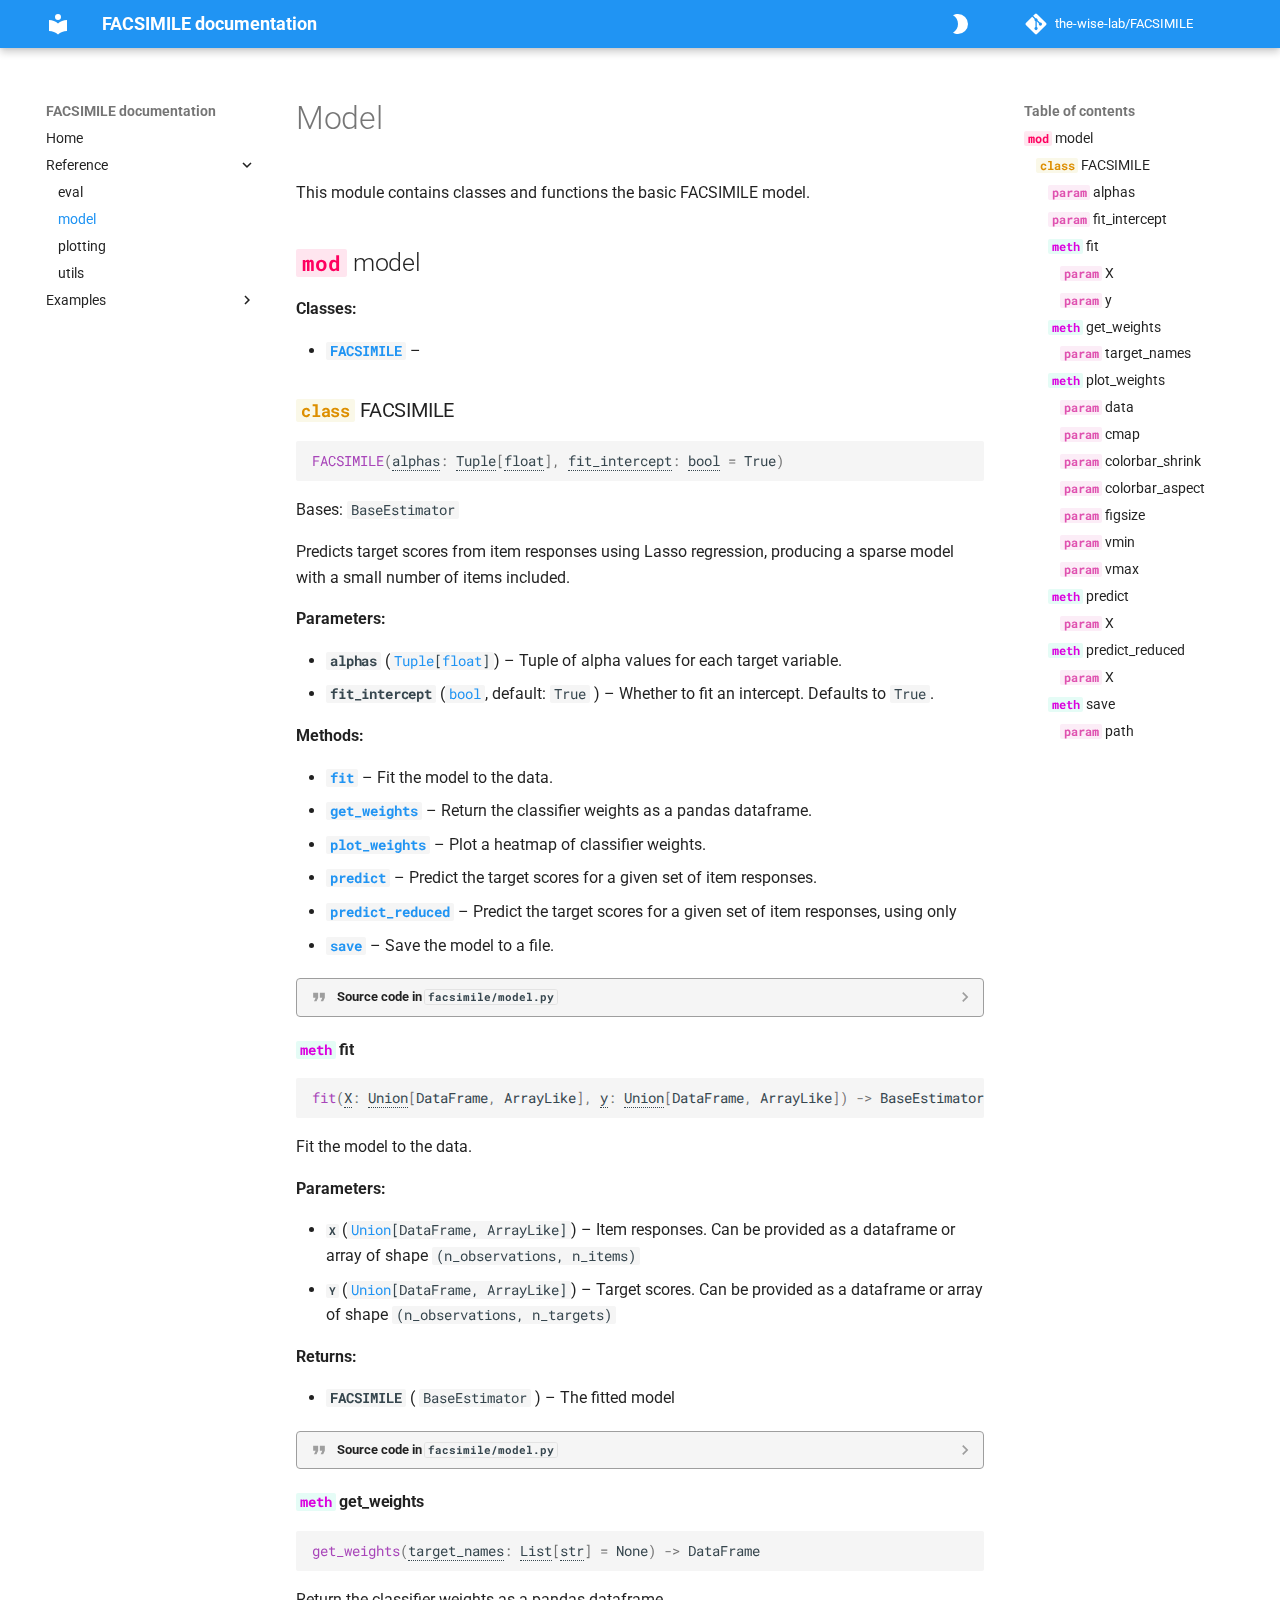
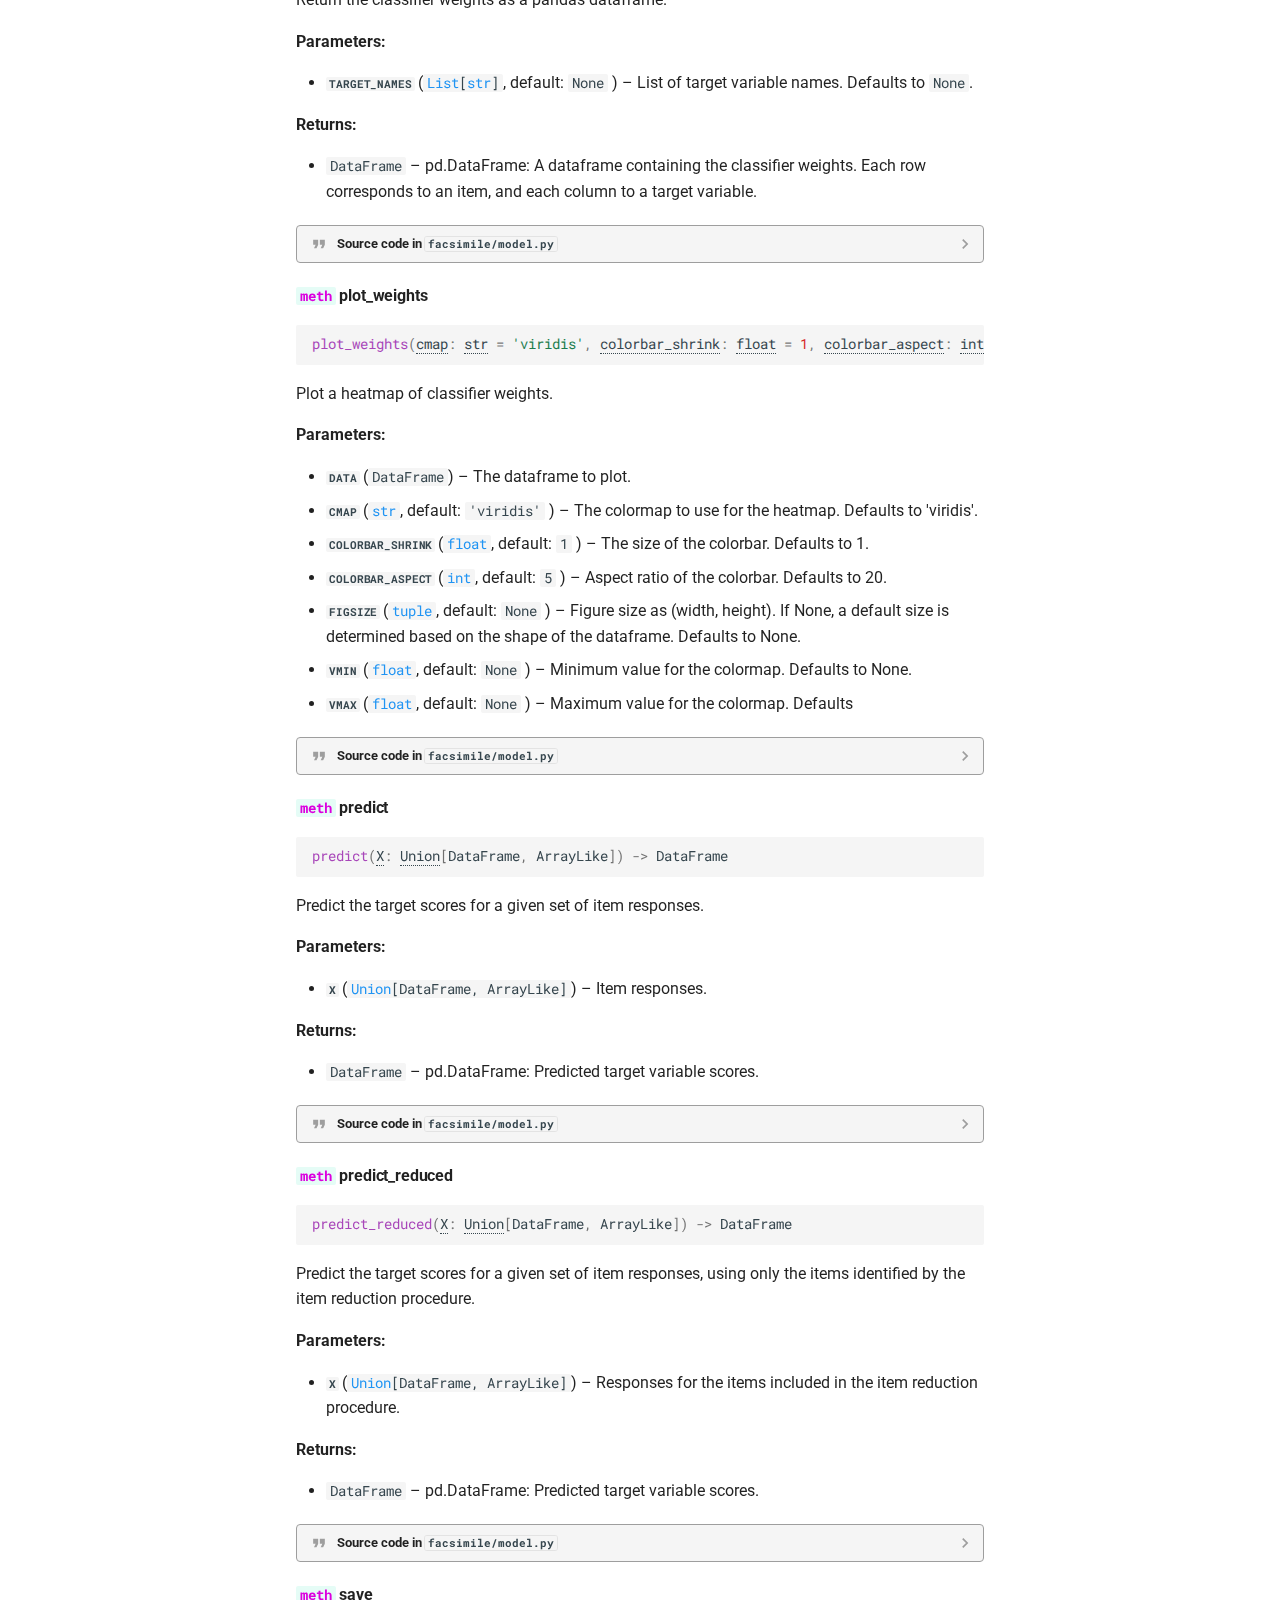
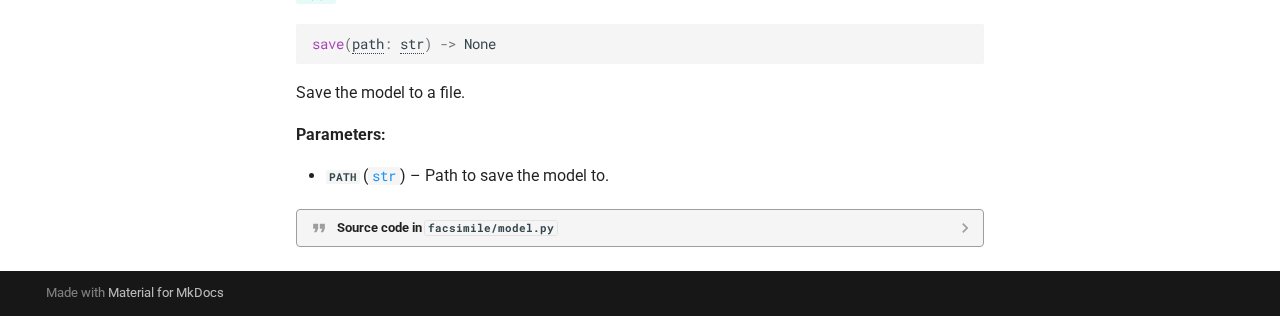
<file: reference/model/index.html>
<!doctype html>
<html lang="en" class="no-js">
  <head>
    
      <meta charset="utf-8">
      <meta name="viewport" content="width=device-width,initial-scale=1">
      
      
      
      
        <link rel="prev" href="../eval/">
      
      
        <link rel="next" href="../plotting/">
      
      
      <link rel="icon" href="../../assets/images/favicon.png">
      <meta name="generator" content="mkdocs-1.5.3, mkdocs-material-9.5.17">
    
    
      
        <title>model - FACSIMILE documentation</title>
      
    
    
      <link rel="stylesheet" href="../../assets/stylesheets/main.bcfcd587.min.css">
      
        
        <link rel="stylesheet" href="../../assets/stylesheets/palette.06af60db.min.css">
      
      


    
    
      
    
    
      
        
        
        <link rel="preconnect" href="https://fonts.gstatic.com" crossorigin>
        <link rel="stylesheet" href="https://fonts.googleapis.com/css?family=Roboto:300,300i,400,400i,700,700i%7CRoboto+Mono:400,400i,700,700i&display=fallback">
        <style>:root{--md-text-font:"Roboto";--md-code-font:"Roboto Mono"}</style>
      
    
    
      <link rel="stylesheet" href="../../assets/_mkdocstrings.css">
    
      <link rel="stylesheet" href="../../css/mkdocstrings.css">
    
    <script>__md_scope=new URL("../..",location),__md_hash=e=>[...e].reduce((e,_)=>(e<<5)-e+_.charCodeAt(0),0),__md_get=(e,_=localStorage,t=__md_scope)=>JSON.parse(_.getItem(t.pathname+"."+e)),__md_set=(e,_,t=localStorage,a=__md_scope)=>{try{t.setItem(a.pathname+"."+e,JSON.stringify(_))}catch(e){}}</script>
    
      

    
    
    
  </head>
  
  
    
    
      
    
    
    
    
    <body dir="ltr" data-md-color-scheme="default" data-md-color-primary="blue" data-md-color-accent="indigo">
  
    
    <input class="md-toggle" data-md-toggle="drawer" type="checkbox" id="__drawer" autocomplete="off">
    <input class="md-toggle" data-md-toggle="search" type="checkbox" id="__search" autocomplete="off">
    <label class="md-overlay" for="__drawer"></label>
    <div data-md-component="skip">
      
        
        <a href="#model" class="md-skip">
          Skip to content
        </a>
      
    </div>
    <div data-md-component="announce">
      
    </div>
    
    
      

  

<header class="md-header md-header--shadow" data-md-component="header">
  <nav class="md-header__inner md-grid" aria-label="Header">
    <a href="../.." title="FACSIMILE documentation" class="md-header__button md-logo" aria-label="FACSIMILE documentation" data-md-component="logo">
      
  
  <svg xmlns="http://www.w3.org/2000/svg" viewBox="0 0 24 24"><path d="M12 8a3 3 0 0 0 3-3 3 3 0 0 0-3-3 3 3 0 0 0-3 3 3 3 0 0 0 3 3m0 3.54C9.64 9.35 6.5 8 3 8v11c3.5 0 6.64 1.35 9 3.54 2.36-2.19 5.5-3.54 9-3.54V8c-3.5 0-6.64 1.35-9 3.54Z"/></svg>

    </a>
    <label class="md-header__button md-icon" for="__drawer">
      
      <svg xmlns="http://www.w3.org/2000/svg" viewBox="0 0 24 24"><path d="M3 6h18v2H3V6m0 5h18v2H3v-2m0 5h18v2H3v-2Z"/></svg>
    </label>
    <div class="md-header__title" data-md-component="header-title">
      <div class="md-header__ellipsis">
        <div class="md-header__topic">
          <span class="md-ellipsis">
            FACSIMILE documentation
          </span>
        </div>
        <div class="md-header__topic" data-md-component="header-topic">
          <span class="md-ellipsis">
            
              model
            
          </span>
        </div>
      </div>
    </div>
    
      
        <form class="md-header__option" data-md-component="palette">
  
    
    
    
    <input class="md-option" data-md-color-media="" data-md-color-scheme="default" data-md-color-primary="blue" data-md-color-accent="indigo"  aria-label="Switch to dark mode"  type="radio" name="__palette" id="__palette_0">
    
      <label class="md-header__button md-icon" title="Switch to dark mode" for="__palette_1" hidden>
        <svg xmlns="http://www.w3.org/2000/svg" viewBox="0 0 24 24"><path d="M10 2c-1.82 0-3.53.5-5 1.35C8 5.08 10 8.3 10 12s-2 6.92-5 8.65C6.47 21.5 8.18 22 10 22a10 10 0 0 0 10-10A10 10 0 0 0 10 2Z"/></svg>
      </label>
    
  
    
    
    
    <input class="md-option" data-md-color-media="" data-md-color-scheme="slate" data-md-color-primary="blue" data-md-color-accent="indigo"  aria-label="Switch to light mode"  type="radio" name="__palette" id="__palette_1">
    
      <label class="md-header__button md-icon" title="Switch to light mode" for="__palette_0" hidden>
        <svg xmlns="http://www.w3.org/2000/svg" viewBox="0 0 24 24"><path d="M12 18c-.89 0-1.74-.2-2.5-.55C11.56 16.5 13 14.42 13 12c0-2.42-1.44-4.5-3.5-5.45C10.26 6.2 11.11 6 12 6a6 6 0 0 1 6 6 6 6 0 0 1-6 6m8-9.31V4h-4.69L12 .69 8.69 4H4v4.69L.69 12 4 15.31V20h4.69L12 23.31 15.31 20H20v-4.69L23.31 12 20 8.69Z"/></svg>
      </label>
    
  
</form>
      
    
    
      <script>var media,input,key,value,palette=__md_get("__palette");if(palette&&palette.color){"(prefers-color-scheme)"===palette.color.media&&(media=matchMedia("(prefers-color-scheme: light)"),input=document.querySelector(media.matches?"[data-md-color-media='(prefers-color-scheme: light)']":"[data-md-color-media='(prefers-color-scheme: dark)']"),palette.color.media=input.getAttribute("data-md-color-media"),palette.color.scheme=input.getAttribute("data-md-color-scheme"),palette.color.primary=input.getAttribute("data-md-color-primary"),palette.color.accent=input.getAttribute("data-md-color-accent"));for([key,value]of Object.entries(palette.color))document.body.setAttribute("data-md-color-"+key,value)}</script>
    
    
    
    
      <div class="md-header__source">
        <a href="https://github.com/the-wise-lab/FACSIMILE" title="Go to repository" class="md-source" data-md-component="source">
  <div class="md-source__icon md-icon">
    
    <svg xmlns="http://www.w3.org/2000/svg" viewBox="0 0 448 512"><!--! Font Awesome Free 6.5.1 by @fontawesome - https://fontawesome.com License - https://fontawesome.com/license/free (Icons: CC BY 4.0, Fonts: SIL OFL 1.1, Code: MIT License) Copyright 2023 Fonticons, Inc.--><path d="M439.55 236.05 244 40.45a28.87 28.87 0 0 0-40.81 0l-40.66 40.63 51.52 51.52c27.06-9.14 52.68 16.77 43.39 43.68l49.66 49.66c34.23-11.8 61.18 31 35.47 56.69-26.49 26.49-70.21-2.87-56-37.34L240.22 199v121.85c25.3 12.54 22.26 41.85 9.08 55a34.34 34.34 0 0 1-48.55 0c-17.57-17.6-11.07-46.91 11.25-56v-123c-20.8-8.51-24.6-30.74-18.64-45L142.57 101 8.45 235.14a28.86 28.86 0 0 0 0 40.81l195.61 195.6a28.86 28.86 0 0 0 40.8 0l194.69-194.69a28.86 28.86 0 0 0 0-40.81z"/></svg>
  </div>
  <div class="md-source__repository">
    the-wise-lab/FACSIMILE
  </div>
</a>
      </div>
    
  </nav>
  
</header>
    
    <div class="md-container" data-md-component="container">
      
      
        
          
        
      
      <main class="md-main" data-md-component="main">
        <div class="md-main__inner md-grid">
          
            
              
              <div class="md-sidebar md-sidebar--primary" data-md-component="sidebar" data-md-type="navigation" >
                <div class="md-sidebar__scrollwrap">
                  <div class="md-sidebar__inner">
                    



<nav class="md-nav md-nav--primary" aria-label="Navigation" data-md-level="0">
  <label class="md-nav__title" for="__drawer">
    <a href="../.." title="FACSIMILE documentation" class="md-nav__button md-logo" aria-label="FACSIMILE documentation" data-md-component="logo">
      
  
  <svg xmlns="http://www.w3.org/2000/svg" viewBox="0 0 24 24"><path d="M12 8a3 3 0 0 0 3-3 3 3 0 0 0-3-3 3 3 0 0 0-3 3 3 3 0 0 0 3 3m0 3.54C9.64 9.35 6.5 8 3 8v11c3.5 0 6.64 1.35 9 3.54 2.36-2.19 5.5-3.54 9-3.54V8c-3.5 0-6.64 1.35-9 3.54Z"/></svg>

    </a>
    FACSIMILE documentation
  </label>
  
    <div class="md-nav__source">
      <a href="https://github.com/the-wise-lab/FACSIMILE" title="Go to repository" class="md-source" data-md-component="source">
  <div class="md-source__icon md-icon">
    
    <svg xmlns="http://www.w3.org/2000/svg" viewBox="0 0 448 512"><!--! Font Awesome Free 6.5.1 by @fontawesome - https://fontawesome.com License - https://fontawesome.com/license/free (Icons: CC BY 4.0, Fonts: SIL OFL 1.1, Code: MIT License) Copyright 2023 Fonticons, Inc.--><path d="M439.55 236.05 244 40.45a28.87 28.87 0 0 0-40.81 0l-40.66 40.63 51.52 51.52c27.06-9.14 52.68 16.77 43.39 43.68l49.66 49.66c34.23-11.8 61.18 31 35.47 56.69-26.49 26.49-70.21-2.87-56-37.34L240.22 199v121.85c25.3 12.54 22.26 41.85 9.08 55a34.34 34.34 0 0 1-48.55 0c-17.57-17.6-11.07-46.91 11.25-56v-123c-20.8-8.51-24.6-30.74-18.64-45L142.57 101 8.45 235.14a28.86 28.86 0 0 0 0 40.81l195.61 195.6a28.86 28.86 0 0 0 40.8 0l194.69-194.69a28.86 28.86 0 0 0 0-40.81z"/></svg>
  </div>
  <div class="md-source__repository">
    the-wise-lab/FACSIMILE
  </div>
</a>
    </div>
  
  <ul class="md-nav__list" data-md-scrollfix>
    
      
      
  
  
  
  
    <li class="md-nav__item">
      <a href="../.." class="md-nav__link">
        
  
  <span class="md-ellipsis">
    Home
  </span>
  

      </a>
    </li>
  

    
      
      
  
  
    
  
  
  
    
    
    
    
    <li class="md-nav__item md-nav__item--active md-nav__item--nested">
      
        
        
        <input class="md-nav__toggle md-toggle " type="checkbox" id="__nav_2" checked>
        
          
          <label class="md-nav__link" for="__nav_2" id="__nav_2_label" tabindex="0">
            
  
  <span class="md-ellipsis">
    Reference
  </span>
  

            <span class="md-nav__icon md-icon"></span>
          </label>
        
        <nav class="md-nav" data-md-level="1" aria-labelledby="__nav_2_label" aria-expanded="true">
          <label class="md-nav__title" for="__nav_2">
            <span class="md-nav__icon md-icon"></span>
            Reference
          </label>
          <ul class="md-nav__list" data-md-scrollfix>
            
              
                
  
  
  
  
    <li class="md-nav__item">
      <a href="../eval/" class="md-nav__link">
        
  
  <span class="md-ellipsis">
    eval
  </span>
  

      </a>
    </li>
  

              
            
              
                
  
  
    
  
  
  
    <li class="md-nav__item md-nav__item--active">
      
      <input class="md-nav__toggle md-toggle" type="checkbox" id="__toc">
      
      
        
      
      
        <label class="md-nav__link md-nav__link--active" for="__toc">
          
  
  <span class="md-ellipsis">
    model
  </span>
  

          <span class="md-nav__icon md-icon"></span>
        </label>
      
      <a href="./" class="md-nav__link md-nav__link--active">
        
  
  <span class="md-ellipsis">
    model
  </span>
  

      </a>
      
        

<nav class="md-nav md-nav--secondary" aria-label="Table of contents">
  
  
  
    
  
  
    <label class="md-nav__title" for="__toc">
      <span class="md-nav__icon md-icon"></span>
      Table of contents
    </label>
    <ul class="md-nav__list" data-md-component="toc" data-md-scrollfix>
      
        <li class="md-nav__item">
  <a href="#facsimile.model" class="md-nav__link">
    <span class="md-ellipsis">
      <code class="doc-symbol doc-symbol-toc doc-symbol-module"></code>&nbsp;model
    </span>
  </a>
  
    <nav class="md-nav" aria-label=" model">
      <ul class="md-nav__list">
        
          <li class="md-nav__item">
  <a href="#facsimile.model.FACSIMILE" class="md-nav__link">
    <span class="md-ellipsis">
      <code class="doc-symbol doc-symbol-toc doc-symbol-class"></code>&nbsp;FACSIMILE
    </span>
  </a>
  
    <nav class="md-nav" aria-label=" FACSIMILE">
      <ul class="md-nav__list">
        
          <li class="md-nav__item">
  <a href="#facsimile.model.FACSIMILE(alphas)" class="md-nav__link">
    <span class="md-ellipsis">
      <code class="doc-symbol doc-symbol-toc doc-symbol-parameter"></code>&nbsp;alphas
    </span>
  </a>
  
</li>
        
          <li class="md-nav__item">
  <a href="#facsimile.model.FACSIMILE(fit_intercept)" class="md-nav__link">
    <span class="md-ellipsis">
      <code class="doc-symbol doc-symbol-toc doc-symbol-parameter"></code>&nbsp;fit_intercept
    </span>
  </a>
  
</li>
        
          <li class="md-nav__item">
  <a href="#facsimile.model.FACSIMILE.fit" class="md-nav__link">
    <span class="md-ellipsis">
      <code class="doc-symbol doc-symbol-toc doc-symbol-method"></code>&nbsp;fit
    </span>
  </a>
  
    <nav class="md-nav" aria-label=" fit">
      <ul class="md-nav__list">
        
          <li class="md-nav__item">
  <a href="#facsimile.model.FACSIMILE.fit(X)" class="md-nav__link">
    <span class="md-ellipsis">
      <code class="doc-symbol doc-symbol-toc doc-symbol-parameter"></code>&nbsp;X
    </span>
  </a>
  
</li>
        
          <li class="md-nav__item">
  <a href="#facsimile.model.FACSIMILE.fit(y)" class="md-nav__link">
    <span class="md-ellipsis">
      <code class="doc-symbol doc-symbol-toc doc-symbol-parameter"></code>&nbsp;y
    </span>
  </a>
  
</li>
        
      </ul>
    </nav>
  
</li>
        
          <li class="md-nav__item">
  <a href="#facsimile.model.FACSIMILE.get_weights" class="md-nav__link">
    <span class="md-ellipsis">
      <code class="doc-symbol doc-symbol-toc doc-symbol-method"></code>&nbsp;get_weights
    </span>
  </a>
  
    <nav class="md-nav" aria-label=" get_weights">
      <ul class="md-nav__list">
        
          <li class="md-nav__item">
  <a href="#facsimile.model.FACSIMILE.get_weights(target_names)" class="md-nav__link">
    <span class="md-ellipsis">
      <code class="doc-symbol doc-symbol-toc doc-symbol-parameter"></code>&nbsp;target_names
    </span>
  </a>
  
</li>
        
      </ul>
    </nav>
  
</li>
        
          <li class="md-nav__item">
  <a href="#facsimile.model.FACSIMILE.plot_weights" class="md-nav__link">
    <span class="md-ellipsis">
      <code class="doc-symbol doc-symbol-toc doc-symbol-method"></code>&nbsp;plot_weights
    </span>
  </a>
  
    <nav class="md-nav" aria-label=" plot_weights">
      <ul class="md-nav__list">
        
          <li class="md-nav__item">
  <a href="#facsimile.model.FACSIMILE.plot_weights(data)" class="md-nav__link">
    <span class="md-ellipsis">
      <code class="doc-symbol doc-symbol-toc doc-symbol-parameter"></code>&nbsp;data
    </span>
  </a>
  
</li>
        
          <li class="md-nav__item">
  <a href="#facsimile.model.FACSIMILE.plot_weights(cmap)" class="md-nav__link">
    <span class="md-ellipsis">
      <code class="doc-symbol doc-symbol-toc doc-symbol-parameter"></code>&nbsp;cmap
    </span>
  </a>
  
</li>
        
          <li class="md-nav__item">
  <a href="#facsimile.model.FACSIMILE.plot_weights(colorbar_shrink)" class="md-nav__link">
    <span class="md-ellipsis">
      <code class="doc-symbol doc-symbol-toc doc-symbol-parameter"></code>&nbsp;colorbar_shrink
    </span>
  </a>
  
</li>
        
          <li class="md-nav__item">
  <a href="#facsimile.model.FACSIMILE.plot_weights(colorbar_aspect)" class="md-nav__link">
    <span class="md-ellipsis">
      <code class="doc-symbol doc-symbol-toc doc-symbol-parameter"></code>&nbsp;colorbar_aspect
    </span>
  </a>
  
</li>
        
          <li class="md-nav__item">
  <a href="#facsimile.model.FACSIMILE.plot_weights(figsize)" class="md-nav__link">
    <span class="md-ellipsis">
      <code class="doc-symbol doc-symbol-toc doc-symbol-parameter"></code>&nbsp;figsize
    </span>
  </a>
  
</li>
        
          <li class="md-nav__item">
  <a href="#facsimile.model.FACSIMILE.plot_weights(vmin)" class="md-nav__link">
    <span class="md-ellipsis">
      <code class="doc-symbol doc-symbol-toc doc-symbol-parameter"></code>&nbsp;vmin
    </span>
  </a>
  
</li>
        
          <li class="md-nav__item">
  <a href="#facsimile.model.FACSIMILE.plot_weights(vmax)" class="md-nav__link">
    <span class="md-ellipsis">
      <code class="doc-symbol doc-symbol-toc doc-symbol-parameter"></code>&nbsp;vmax
    </span>
  </a>
  
</li>
        
      </ul>
    </nav>
  
</li>
        
          <li class="md-nav__item">
  <a href="#facsimile.model.FACSIMILE.predict" class="md-nav__link">
    <span class="md-ellipsis">
      <code class="doc-symbol doc-symbol-toc doc-symbol-method"></code>&nbsp;predict
    </span>
  </a>
  
    <nav class="md-nav" aria-label=" predict">
      <ul class="md-nav__list">
        
          <li class="md-nav__item">
  <a href="#facsimile.model.FACSIMILE.predict(X)" class="md-nav__link">
    <span class="md-ellipsis">
      <code class="doc-symbol doc-symbol-toc doc-symbol-parameter"></code>&nbsp;X
    </span>
  </a>
  
</li>
        
      </ul>
    </nav>
  
</li>
        
          <li class="md-nav__item">
  <a href="#facsimile.model.FACSIMILE.predict_reduced" class="md-nav__link">
    <span class="md-ellipsis">
      <code class="doc-symbol doc-symbol-toc doc-symbol-method"></code>&nbsp;predict_reduced
    </span>
  </a>
  
    <nav class="md-nav" aria-label=" predict_reduced">
      <ul class="md-nav__list">
        
          <li class="md-nav__item">
  <a href="#facsimile.model.FACSIMILE.predict_reduced(X)" class="md-nav__link">
    <span class="md-ellipsis">
      <code class="doc-symbol doc-symbol-toc doc-symbol-parameter"></code>&nbsp;X
    </span>
  </a>
  
</li>
        
      </ul>
    </nav>
  
</li>
        
          <li class="md-nav__item">
  <a href="#facsimile.model.FACSIMILE.save" class="md-nav__link">
    <span class="md-ellipsis">
      <code class="doc-symbol doc-symbol-toc doc-symbol-method"></code>&nbsp;save
    </span>
  </a>
  
    <nav class="md-nav" aria-label=" save">
      <ul class="md-nav__list">
        
          <li class="md-nav__item">
  <a href="#facsimile.model.FACSIMILE.save(path)" class="md-nav__link">
    <span class="md-ellipsis">
      <code class="doc-symbol doc-symbol-toc doc-symbol-parameter"></code>&nbsp;path
    </span>
  </a>
  
</li>
        
      </ul>
    </nav>
  
</li>
        
      </ul>
    </nav>
  
</li>
        
      </ul>
    </nav>
  
</li>
      
    </ul>
  
</nav>
      
    </li>
  

              
            
              
                
  
  
  
  
    <li class="md-nav__item">
      <a href="../plotting/" class="md-nav__link">
        
  
  <span class="md-ellipsis">
    plotting
  </span>
  

      </a>
    </li>
  

              
            
              
                
  
  
  
  
    <li class="md-nav__item">
      <a href="../utils/" class="md-nav__link">
        
  
  <span class="md-ellipsis">
    utils
  </span>
  

      </a>
    </li>
  

              
            
          </ul>
        </nav>
      
    </li>
  

    
      
      
  
  
  
  
    
    
    
    
    <li class="md-nav__item md-nav__item--nested">
      
        
        
        <input class="md-nav__toggle md-toggle " type="checkbox" id="__nav_3" >
        
          
          <label class="md-nav__link" for="__nav_3" id="__nav_3_label" tabindex="0">
            
  
  <span class="md-ellipsis">
    Examples
  </span>
  

            <span class="md-nav__icon md-icon"></span>
          </label>
        
        <nav class="md-nav" data-md-level="1" aria-labelledby="__nav_3_label" aria-expanded="false">
          <label class="md-nav__title" for="__nav_3">
            <span class="md-nav__icon md-icon"></span>
            Examples
          </label>
          <ul class="md-nav__list" data-md-scrollfix>
            
              
                
  
  
  
  
    <li class="md-nav__item">
      <a href="../../examples/tutorial/" class="md-nav__link">
        
  
  <span class="md-ellipsis">
    Using FACSIMILE to generate a reduced set of tems for predicting factor scores
  </span>
  

      </a>
    </li>
  

              
            
              
                
  
  
  
  
    <li class="md-nav__item">
      <a href="../../examples/sticsa_example/" class="md-nav__link">
        
  
  <span class="md-ellipsis">
    FACSIMILE usage examples
  </span>
  

      </a>
    </li>
  

              
            
          </ul>
        </nav>
      
    </li>
  

    
  </ul>
</nav>
                  </div>
                </div>
              </div>
            
            
              
              <div class="md-sidebar md-sidebar--secondary" data-md-component="sidebar" data-md-type="toc" >
                <div class="md-sidebar__scrollwrap">
                  <div class="md-sidebar__inner">
                    

<nav class="md-nav md-nav--secondary" aria-label="Table of contents">
  
  
  
    
  
  
    <label class="md-nav__title" for="__toc">
      <span class="md-nav__icon md-icon"></span>
      Table of contents
    </label>
    <ul class="md-nav__list" data-md-component="toc" data-md-scrollfix>
      
        <li class="md-nav__item">
  <a href="#facsimile.model" class="md-nav__link">
    <span class="md-ellipsis">
      <code class="doc-symbol doc-symbol-toc doc-symbol-module"></code>&nbsp;model
    </span>
  </a>
  
    <nav class="md-nav" aria-label=" model">
      <ul class="md-nav__list">
        
          <li class="md-nav__item">
  <a href="#facsimile.model.FACSIMILE" class="md-nav__link">
    <span class="md-ellipsis">
      <code class="doc-symbol doc-symbol-toc doc-symbol-class"></code>&nbsp;FACSIMILE
    </span>
  </a>
  
    <nav class="md-nav" aria-label=" FACSIMILE">
      <ul class="md-nav__list">
        
          <li class="md-nav__item">
  <a href="#facsimile.model.FACSIMILE(alphas)" class="md-nav__link">
    <span class="md-ellipsis">
      <code class="doc-symbol doc-symbol-toc doc-symbol-parameter"></code>&nbsp;alphas
    </span>
  </a>
  
</li>
        
          <li class="md-nav__item">
  <a href="#facsimile.model.FACSIMILE(fit_intercept)" class="md-nav__link">
    <span class="md-ellipsis">
      <code class="doc-symbol doc-symbol-toc doc-symbol-parameter"></code>&nbsp;fit_intercept
    </span>
  </a>
  
</li>
        
          <li class="md-nav__item">
  <a href="#facsimile.model.FACSIMILE.fit" class="md-nav__link">
    <span class="md-ellipsis">
      <code class="doc-symbol doc-symbol-toc doc-symbol-method"></code>&nbsp;fit
    </span>
  </a>
  
    <nav class="md-nav" aria-label=" fit">
      <ul class="md-nav__list">
        
          <li class="md-nav__item">
  <a href="#facsimile.model.FACSIMILE.fit(X)" class="md-nav__link">
    <span class="md-ellipsis">
      <code class="doc-symbol doc-symbol-toc doc-symbol-parameter"></code>&nbsp;X
    </span>
  </a>
  
</li>
        
          <li class="md-nav__item">
  <a href="#facsimile.model.FACSIMILE.fit(y)" class="md-nav__link">
    <span class="md-ellipsis">
      <code class="doc-symbol doc-symbol-toc doc-symbol-parameter"></code>&nbsp;y
    </span>
  </a>
  
</li>
        
      </ul>
    </nav>
  
</li>
        
          <li class="md-nav__item">
  <a href="#facsimile.model.FACSIMILE.get_weights" class="md-nav__link">
    <span class="md-ellipsis">
      <code class="doc-symbol doc-symbol-toc doc-symbol-method"></code>&nbsp;get_weights
    </span>
  </a>
  
    <nav class="md-nav" aria-label=" get_weights">
      <ul class="md-nav__list">
        
          <li class="md-nav__item">
  <a href="#facsimile.model.FACSIMILE.get_weights(target_names)" class="md-nav__link">
    <span class="md-ellipsis">
      <code class="doc-symbol doc-symbol-toc doc-symbol-parameter"></code>&nbsp;target_names
    </span>
  </a>
  
</li>
        
      </ul>
    </nav>
  
</li>
        
          <li class="md-nav__item">
  <a href="#facsimile.model.FACSIMILE.plot_weights" class="md-nav__link">
    <span class="md-ellipsis">
      <code class="doc-symbol doc-symbol-toc doc-symbol-method"></code>&nbsp;plot_weights
    </span>
  </a>
  
    <nav class="md-nav" aria-label=" plot_weights">
      <ul class="md-nav__list">
        
          <li class="md-nav__item">
  <a href="#facsimile.model.FACSIMILE.plot_weights(data)" class="md-nav__link">
    <span class="md-ellipsis">
      <code class="doc-symbol doc-symbol-toc doc-symbol-parameter"></code>&nbsp;data
    </span>
  </a>
  
</li>
        
          <li class="md-nav__item">
  <a href="#facsimile.model.FACSIMILE.plot_weights(cmap)" class="md-nav__link">
    <span class="md-ellipsis">
      <code class="doc-symbol doc-symbol-toc doc-symbol-parameter"></code>&nbsp;cmap
    </span>
  </a>
  
</li>
        
          <li class="md-nav__item">
  <a href="#facsimile.model.FACSIMILE.plot_weights(colorbar_shrink)" class="md-nav__link">
    <span class="md-ellipsis">
      <code class="doc-symbol doc-symbol-toc doc-symbol-parameter"></code>&nbsp;colorbar_shrink
    </span>
  </a>
  
</li>
        
          <li class="md-nav__item">
  <a href="#facsimile.model.FACSIMILE.plot_weights(colorbar_aspect)" class="md-nav__link">
    <span class="md-ellipsis">
      <code class="doc-symbol doc-symbol-toc doc-symbol-parameter"></code>&nbsp;colorbar_aspect
    </span>
  </a>
  
</li>
        
          <li class="md-nav__item">
  <a href="#facsimile.model.FACSIMILE.plot_weights(figsize)" class="md-nav__link">
    <span class="md-ellipsis">
      <code class="doc-symbol doc-symbol-toc doc-symbol-parameter"></code>&nbsp;figsize
    </span>
  </a>
  
</li>
        
          <li class="md-nav__item">
  <a href="#facsimile.model.FACSIMILE.plot_weights(vmin)" class="md-nav__link">
    <span class="md-ellipsis">
      <code class="doc-symbol doc-symbol-toc doc-symbol-parameter"></code>&nbsp;vmin
    </span>
  </a>
  
</li>
        
          <li class="md-nav__item">
  <a href="#facsimile.model.FACSIMILE.plot_weights(vmax)" class="md-nav__link">
    <span class="md-ellipsis">
      <code class="doc-symbol doc-symbol-toc doc-symbol-parameter"></code>&nbsp;vmax
    </span>
  </a>
  
</li>
        
      </ul>
    </nav>
  
</li>
        
          <li class="md-nav__item">
  <a href="#facsimile.model.FACSIMILE.predict" class="md-nav__link">
    <span class="md-ellipsis">
      <code class="doc-symbol doc-symbol-toc doc-symbol-method"></code>&nbsp;predict
    </span>
  </a>
  
    <nav class="md-nav" aria-label=" predict">
      <ul class="md-nav__list">
        
          <li class="md-nav__item">
  <a href="#facsimile.model.FACSIMILE.predict(X)" class="md-nav__link">
    <span class="md-ellipsis">
      <code class="doc-symbol doc-symbol-toc doc-symbol-parameter"></code>&nbsp;X
    </span>
  </a>
  
</li>
        
      </ul>
    </nav>
  
</li>
        
          <li class="md-nav__item">
  <a href="#facsimile.model.FACSIMILE.predict_reduced" class="md-nav__link">
    <span class="md-ellipsis">
      <code class="doc-symbol doc-symbol-toc doc-symbol-method"></code>&nbsp;predict_reduced
    </span>
  </a>
  
    <nav class="md-nav" aria-label=" predict_reduced">
      <ul class="md-nav__list">
        
          <li class="md-nav__item">
  <a href="#facsimile.model.FACSIMILE.predict_reduced(X)" class="md-nav__link">
    <span class="md-ellipsis">
      <code class="doc-symbol doc-symbol-toc doc-symbol-parameter"></code>&nbsp;X
    </span>
  </a>
  
</li>
        
      </ul>
    </nav>
  
</li>
        
          <li class="md-nav__item">
  <a href="#facsimile.model.FACSIMILE.save" class="md-nav__link">
    <span class="md-ellipsis">
      <code class="doc-symbol doc-symbol-toc doc-symbol-method"></code>&nbsp;save
    </span>
  </a>
  
    <nav class="md-nav" aria-label=" save">
      <ul class="md-nav__list">
        
          <li class="md-nav__item">
  <a href="#facsimile.model.FACSIMILE.save(path)" class="md-nav__link">
    <span class="md-ellipsis">
      <code class="doc-symbol doc-symbol-toc doc-symbol-parameter"></code>&nbsp;path
    </span>
  </a>
  
</li>
        
      </ul>
    </nav>
  
</li>
        
      </ul>
    </nav>
  
</li>
        
      </ul>
    </nav>
  
</li>
      
    </ul>
  
</nav>
                  </div>
                </div>
              </div>
            
          
          
            <div class="md-content" data-md-component="content">
              <article class="md-content__inner md-typeset">
                
                  

  
  


<h1 id="model">Model</h1>
<p>This module contains classes and functions the basic FACSIMILE model.</p>


<div class="doc doc-object doc-module">



<h2 id="facsimile.model" class="doc doc-heading">
<code class="doc-symbol doc-symbol-heading doc-symbol-module"></code>            <span class="doc doc-object-name doc-module-name">model</span>


</h2>

    <div class="doc doc-contents first">







<p><span class="doc-section-title">Classes:</span></p>
    <ul>
        <li class="doc-section-item field-body">
          <b><code><a class="autorefs autorefs-internal" title="facsimile.model.FACSIMILE" href="#facsimile.model.FACSIMILE">FACSIMILE</a></code></b>
          –
          <div class="doc-md-description">
            
          </div>
        </li>
    </ul>







  <div class="doc doc-children">








<div class="doc doc-object doc-class">



<h3 id="facsimile.model.FACSIMILE" class="doc doc-heading">
<code class="doc-symbol doc-symbol-heading doc-symbol-class"></code>            <span class="doc doc-object-name doc-class-name">FACSIMILE</span>


</h3>
<div class="doc-signature highlight"><pre><span></span><code><span class="nf">FACSIMILE</span><span class="p">(</span><span class="n"><a class="autorefs autorefs-internal" href="#facsimile.model.FACSIMILE(alphas)">alphas</a></span><span class="p">:</span> <span class="n"><a class="autorefs autorefs-external" title="typing.Tuple" href="https://docs.python.org/3/library/typing.html#typing.Tuple">Tuple</a></span><span class="p">[</span><span class="n"><a class="autorefs autorefs-external" href="https://docs.python.org/3/library/functions.html#float">float</a></span><span class="p">],</span> <span class="n"><a class="autorefs autorefs-internal" href="#facsimile.model.FACSIMILE(fit_intercept)">fit_intercept</a></span><span class="p">:</span> <span class="n"><a class="autorefs autorefs-external" href="https://docs.python.org/3/library/functions.html#bool">bool</a></span> <span class="o">=</span> <span class="kc">True</span><span class="p">)</span>
</code></pre></div>

    <div class="doc doc-contents ">
            <p class="doc doc-class-bases">
              Bases: <code><span title="sklearn.base.BaseEstimator">BaseEstimator</span></code></p>


        <p>Predicts target scores from item responses using Lasso regression,
producing a sparse model with a small number of items included.</p>


<p><span class="doc-section-title">Parameters:</span></p>
    <ul>
        <li class="doc-section-item field-body">
<h4 id="facsimile.model.FACSIMILE(alphas)" class="doc doc-heading doc-heading-parameter">              <b><code>alphas</code></b>
</h4>              (<code><a class="autorefs autorefs-external" title="typing.Tuple" href="https://docs.python.org/3/library/typing.html#typing.Tuple">Tuple</a>[<a class="autorefs autorefs-external" href="https://docs.python.org/3/library/functions.html#float">float</a>]</code>)
          –
          <div class="doc-md-description">
            <p>Tuple of alpha values for each target
variable.</p>
          </div>
        </li>
        <li class="doc-section-item field-body">
<h4 id="facsimile.model.FACSIMILE(fit_intercept)" class="doc doc-heading doc-heading-parameter">              <b><code>fit_intercept</code></b>
</h4>              (<code><a class="autorefs autorefs-external" href="https://docs.python.org/3/library/functions.html#bool">bool</a></code>, default:
                  <code>True</code>
)
          –
          <div class="doc-md-description">
            <p>Whether to fit an intercept.
Defaults to <code>True</code>.</p>
          </div>
        </li>
    </ul>









<p><span class="doc-section-title">Methods:</span></p>
    <ul>
          <li class="doc-section-item field-body">
            <b><code><a class="autorefs autorefs-internal" title="facsimile.model.FACSIMILE.fit" href="#facsimile.model.FACSIMILE.fit">fit</a></code></b>
            –
            <div class="doc-md-description">
              <p>Fit the model to the data.</p>
            </div>
          </li>
          <li class="doc-section-item field-body">
            <b><code><a class="autorefs autorefs-internal" title="facsimile.model.FACSIMILE.get_weights" href="#facsimile.model.FACSIMILE.get_weights">get_weights</a></code></b>
            –
            <div class="doc-md-description">
              <p>Return the classifier weights as a pandas dataframe.</p>
            </div>
          </li>
          <li class="doc-section-item field-body">
            <b><code><a class="autorefs autorefs-internal" title="facsimile.model.FACSIMILE.plot_weights" href="#facsimile.model.FACSIMILE.plot_weights">plot_weights</a></code></b>
            –
            <div class="doc-md-description">
              <p>Plot a heatmap of classifier weights.</p>
            </div>
          </li>
          <li class="doc-section-item field-body">
            <b><code><a class="autorefs autorefs-internal" title="facsimile.model.FACSIMILE.predict" href="#facsimile.model.FACSIMILE.predict">predict</a></code></b>
            –
            <div class="doc-md-description">
              <p>Predict the target scores for a given set of item responses.</p>
            </div>
          </li>
          <li class="doc-section-item field-body">
            <b><code><a class="autorefs autorefs-internal" title="facsimile.model.FACSIMILE.predict_reduced" href="#facsimile.model.FACSIMILE.predict_reduced">predict_reduced</a></code></b>
            –
            <div class="doc-md-description">
              <p>Predict the target scores for a given set of item responses, using only</p>
            </div>
          </li>
          <li class="doc-section-item field-body">
            <b><code><a class="autorefs autorefs-internal" title="facsimile.model.FACSIMILE.save" href="#facsimile.model.FACSIMILE.save">save</a></code></b>
            –
            <div class="doc-md-description">
              <p>Save the model to a file.</p>
            </div>
          </li>
    </ul>



                  <details class="quote">
                    <summary>Source code in <code>facsimile/model.py</code></summary>
                    <div class="highlight"><table class="highlighttable"><tr><td class="linenos"><div class="linenodiv"><pre><span></span><span class="normal">14</span>
<span class="normal">15</span>
<span class="normal">16</span>
<span class="normal">17</span>
<span class="normal">18</span>
<span class="normal">19</span>
<span class="normal">20</span>
<span class="normal">21</span>
<span class="normal">22</span>
<span class="normal">23</span>
<span class="normal">24</span>
<span class="normal">25</span>
<span class="normal">26</span>
<span class="normal">27</span>
<span class="normal">28</span>
<span class="normal">29</span>
<span class="normal">30</span>
<span class="normal">31</span>
<span class="normal">32</span>
<span class="normal">33</span>
<span class="normal">34</span>
<span class="normal">35</span>
<span class="normal">36</span>
<span class="normal">37</span>
<span class="normal">38</span>
<span class="normal">39</span>
<span class="normal">40</span>
<span class="normal">41</span>
<span class="normal">42</span></pre></div></td><td class="code"><div><pre><span></span><code><span class="k">def</span> <span class="fm">__init__</span><span class="p">(</span>
    <span class="bp">self</span><span class="p">,</span> <span class="n">alphas</span><span class="p">:</span> <span class="n">Tuple</span><span class="p">[</span><span class="nb">float</span><span class="p">],</span> <span class="n">fit_intercept</span><span class="p">:</span> <span class="nb">bool</span> <span class="o">=</span> <span class="kc">True</span>
<span class="p">)</span> <span class="o">-&gt;</span> <span class="kc">None</span><span class="p">:</span>
<span class="w">    </span><span class="sd">&quot;&quot;&quot;</span>
<span class="sd">    FACtor Score IteM reductIon with Lasso Estimator (FACSIMILE) class.</span>

<span class="sd">    Predicts target scores from item responses using Lasso regression,</span>
<span class="sd">    producing a sparse model with a small number of items included.</span>

<span class="sd">    Args:</span>
<span class="sd">        alphas (Tuple[float]): Tuple of alpha values for each target</span>
<span class="sd">            variable.</span>
<span class="sd">        fit_intercept (bool, optional): Whether to fit an intercept.</span>
<span class="sd">            Defaults to `True`.</span>
<span class="sd">    &quot;&quot;&quot;</span>

    <span class="c1"># Get number of target variables</span>
    <span class="bp">self</span><span class="o">.</span><span class="n">n_targets</span> <span class="o">=</span> <span class="nb">len</span><span class="p">(</span><span class="n">alphas</span><span class="p">)</span>
    <span class="c1"># Store the alphas</span>
    <span class="bp">self</span><span class="o">.</span><span class="n">alphas</span> <span class="o">=</span> <span class="n">alphas</span>
    <span class="c1"># Store the included items</span>
    <span class="bp">self</span><span class="o">.</span><span class="n">included_items</span> <span class="o">=</span> <span class="kc">None</span>
    <span class="c1"># Store whether to fit an intercept</span>
    <span class="bp">self</span><span class="o">.</span><span class="n">fit_intercept</span> <span class="o">=</span> <span class="n">fit_intercept</span>

    <span class="c1"># Store classifiers</span>
    <span class="bp">self</span><span class="o">.</span><span class="n">clf</span> <span class="o">=</span> <span class="p">[]</span>

    <span class="nb">super</span><span class="p">()</span><span class="o">.</span><span class="fm">__init__</span><span class="p">()</span>
</code></pre></div></td></tr></table></div>
                  </details>



  <div class="doc doc-children">









<div class="doc doc-object doc-function">


<h4 id="facsimile.model.FACSIMILE.fit" class="doc doc-heading">
<code class="doc-symbol doc-symbol-heading doc-symbol-method"></code>            <span class="doc doc-object-name doc-function-name">fit</span>


</h4>
<div class="doc-signature highlight"><pre><span></span><code><span class="nf">fit</span><span class="p">(</span><span class="n"><a class="autorefs autorefs-internal" href="#facsimile.model.FACSIMILE.fit(X)">X</a></span><span class="p">:</span> <span class="n"><a class="autorefs autorefs-external" title="typing.Union" href="https://docs.python.org/3/library/typing.html#typing.Union">Union</a></span><span class="p">[</span><span class="n"><span title="pandas.DataFrame">DataFrame</span></span><span class="p">,</span> <span class="n"><span title="numpy.typing.ArrayLike">ArrayLike</span></span><span class="p">],</span> <span class="n"><a class="autorefs autorefs-internal" href="#facsimile.model.FACSIMILE.fit(y)">y</a></span><span class="p">:</span> <span class="n"><a class="autorefs autorefs-external" title="typing.Union" href="https://docs.python.org/3/library/typing.html#typing.Union">Union</a></span><span class="p">[</span><span class="n"><span title="pandas.DataFrame">DataFrame</span></span><span class="p">,</span> <span class="n"><span title="numpy.typing.ArrayLike">ArrayLike</span></span><span class="p">])</span> <span class="o">-&gt;</span> <span class="n"><span title="sklearn.base.BaseEstimator">BaseEstimator</span></span>
</code></pre></div>

    <div class="doc doc-contents ">

        <p>Fit the model to the data.</p>


<p><span class="doc-section-title">Parameters:</span></p>
    <ul>
        <li class="doc-section-item field-body">
<h5 id="facsimile.model.FACSIMILE.fit(X)" class="doc doc-heading doc-heading-parameter">              <b><code>X</code></b>
</h5>              (<code><a class="autorefs autorefs-external" title="typing.Union" href="https://docs.python.org/3/library/typing.html#typing.Union">Union</a>[<span title="pandas.DataFrame">DataFrame</span>, <span title="numpy.typing.ArrayLike">ArrayLike</span>]</code>)
          –
          <div class="doc-md-description">
            <p>Item responses. Can be provided
as a dataframe or array of shape <code>(n_observations, n_items)</code></p>
          </div>
        </li>
        <li class="doc-section-item field-body">
<h5 id="facsimile.model.FACSIMILE.fit(y)" class="doc doc-heading doc-heading-parameter">              <b><code>y</code></b>
</h5>              (<code><a class="autorefs autorefs-external" title="typing.Union" href="https://docs.python.org/3/library/typing.html#typing.Union">Union</a>[<span title="pandas.DataFrame">DataFrame</span>, <span title="numpy.typing.ArrayLike">ArrayLike</span>]</code>)
          –
          <div class="doc-md-description">
            <p>Target scores. Can be provided
as a dataframe or array of shape <code>(n_observations, n_targets)</code></p>
          </div>
        </li>
    </ul>


<p><span class="doc-section-title">Returns:</span></p>
    <ul>
        <li class="doc-section-item field-body">
<b><code>FACSIMILE</code></b> (              <code><span title="sklearn.base.BaseEstimator">BaseEstimator</span></code>
)          –
          <div class="doc-md-description">
            <p>The fitted model</p>
          </div>
        </li>
    </ul>

            <details class="quote">
              <summary>Source code in <code>facsimile/model.py</code></summary>
              <div class="highlight"><table class="highlighttable"><tr><td class="linenos"><div class="linenodiv"><pre><span></span><span class="normal"> 44</span>
<span class="normal"> 45</span>
<span class="normal"> 46</span>
<span class="normal"> 47</span>
<span class="normal"> 48</span>
<span class="normal"> 49</span>
<span class="normal"> 50</span>
<span class="normal"> 51</span>
<span class="normal"> 52</span>
<span class="normal"> 53</span>
<span class="normal"> 54</span>
<span class="normal"> 55</span>
<span class="normal"> 56</span>
<span class="normal"> 57</span>
<span class="normal"> 58</span>
<span class="normal"> 59</span>
<span class="normal"> 60</span>
<span class="normal"> 61</span>
<span class="normal"> 62</span>
<span class="normal"> 63</span>
<span class="normal"> 64</span>
<span class="normal"> 65</span>
<span class="normal"> 66</span>
<span class="normal"> 67</span>
<span class="normal"> 68</span>
<span class="normal"> 69</span>
<span class="normal"> 70</span>
<span class="normal"> 71</span>
<span class="normal"> 72</span>
<span class="normal"> 73</span>
<span class="normal"> 74</span>
<span class="normal"> 75</span>
<span class="normal"> 76</span>
<span class="normal"> 77</span>
<span class="normal"> 78</span>
<span class="normal"> 79</span>
<span class="normal"> 80</span>
<span class="normal"> 81</span>
<span class="normal"> 82</span>
<span class="normal"> 83</span>
<span class="normal"> 84</span>
<span class="normal"> 85</span>
<span class="normal"> 86</span>
<span class="normal"> 87</span>
<span class="normal"> 88</span>
<span class="normal"> 89</span>
<span class="normal"> 90</span>
<span class="normal"> 91</span>
<span class="normal"> 92</span>
<span class="normal"> 93</span>
<span class="normal"> 94</span>
<span class="normal"> 95</span>
<span class="normal"> 96</span>
<span class="normal"> 97</span>
<span class="normal"> 98</span>
<span class="normal"> 99</span>
<span class="normal">100</span>
<span class="normal">101</span>
<span class="normal">102</span>
<span class="normal">103</span>
<span class="normal">104</span>
<span class="normal">105</span>
<span class="normal">106</span>
<span class="normal">107</span>
<span class="normal">108</span>
<span class="normal">109</span>
<span class="normal">110</span>
<span class="normal">111</span>
<span class="normal">112</span>
<span class="normal">113</span>
<span class="normal">114</span>
<span class="normal">115</span>
<span class="normal">116</span>
<span class="normal">117</span>
<span class="normal">118</span>
<span class="normal">119</span>
<span class="normal">120</span>
<span class="normal">121</span>
<span class="normal">122</span>
<span class="normal">123</span>
<span class="normal">124</span>
<span class="normal">125</span>
<span class="normal">126</span>
<span class="normal">127</span>
<span class="normal">128</span>
<span class="normal">129</span>
<span class="normal">130</span>
<span class="normal">131</span>
<span class="normal">132</span>
<span class="normal">133</span>
<span class="normal">134</span>
<span class="normal">135</span>
<span class="normal">136</span>
<span class="normal">137</span>
<span class="normal">138</span>
<span class="normal">139</span>
<span class="normal">140</span>
<span class="normal">141</span>
<span class="normal">142</span>
<span class="normal">143</span>
<span class="normal">144</span>
<span class="normal">145</span>
<span class="normal">146</span>
<span class="normal">147</span></pre></div></td><td class="code"><div><pre><span></span><code><span class="k">def</span> <span class="nf">fit</span><span class="p">(</span>
    <span class="bp">self</span><span class="p">,</span>
    <span class="n">X</span><span class="p">:</span> <span class="n">Union</span><span class="p">[</span><span class="n">pd</span><span class="o">.</span><span class="n">DataFrame</span><span class="p">,</span> <span class="n">ArrayLike</span><span class="p">],</span>
    <span class="n">y</span><span class="p">:</span> <span class="n">Union</span><span class="p">[</span><span class="n">pd</span><span class="o">.</span><span class="n">DataFrame</span><span class="p">,</span> <span class="n">ArrayLike</span><span class="p">],</span>
<span class="p">)</span> <span class="o">-&gt;</span> <span class="n">BaseEstimator</span><span class="p">:</span>
<span class="w">    </span><span class="sd">&quot;&quot;&quot;</span>
<span class="sd">    Fit the model to the data.</span>

<span class="sd">    Args:</span>
<span class="sd">        X (Union[pd.DataFrame, ArrayLike]): Item responses. Can be provided</span>
<span class="sd">            as a dataframe or array of shape `(n_observations, n_items)`</span>
<span class="sd">        y (Union[pd.DataFrame, ArrayLike]): Target scores. Can be provided</span>
<span class="sd">            as a dataframe or array of shape `(n_observations, n_targets)`</span>

<span class="sd">    Returns:</span>
<span class="sd">        FACSIMILE: The fitted model</span>
<span class="sd">    &quot;&quot;&quot;</span>

    <span class="c1"># Clear existing classifiers and included items</span>
    <span class="bp">self</span><span class="o">.</span><span class="n">clf</span> <span class="o">=</span> <span class="p">[]</span>
    <span class="bp">self</span><span class="o">.</span><span class="n">included_items</span> <span class="o">=</span> <span class="kc">None</span>

    <span class="c1"># Store column names, if provided</span>
    <span class="k">if</span> <span class="nb">isinstance</span><span class="p">(</span><span class="n">X</span><span class="p">,</span> <span class="n">pd</span><span class="o">.</span><span class="n">DataFrame</span><span class="p">):</span>
        <span class="bp">self</span><span class="o">.</span><span class="n">item_names</span> <span class="o">=</span> <span class="n">X</span><span class="o">.</span><span class="n">columns</span>
    <span class="k">else</span><span class="p">:</span>
        <span class="bp">self</span><span class="o">.</span><span class="n">item_names</span> <span class="o">=</span> <span class="kc">None</span>

    <span class="c1"># Same for y to get target variable names</span>
    <span class="k">if</span> <span class="nb">isinstance</span><span class="p">(</span><span class="n">y</span><span class="p">,</span> <span class="n">pd</span><span class="o">.</span><span class="n">DataFrame</span><span class="p">):</span>
        <span class="bp">self</span><span class="o">.</span><span class="n">target_names</span> <span class="o">=</span> <span class="n">y</span><span class="o">.</span><span class="n">columns</span>
    <span class="k">else</span><span class="p">:</span>
        <span class="c1"># Create default target variable names</span>
        <span class="bp">self</span><span class="o">.</span><span class="n">target_names</span> <span class="o">=</span> <span class="p">[</span>
            <span class="s2">&quot;Variable </span><span class="si">{}</span><span class="s2">&quot;</span><span class="o">.</span><span class="n">format</span><span class="p">(</span><span class="n">i</span> <span class="o">+</span> <span class="mi">1</span><span class="p">)</span> <span class="k">for</span> <span class="n">i</span> <span class="ow">in</span> <span class="nb">range</span><span class="p">(</span><span class="n">y</span><span class="o">.</span><span class="n">shape</span><span class="p">[</span><span class="mi">1</span><span class="p">])</span>
        <span class="p">]</span>

    <span class="c1"># Check that the number of targets matches the number of alphas</span>
    <span class="k">if</span> <span class="n">y</span><span class="o">.</span><span class="n">shape</span><span class="p">[</span><span class="mi">1</span><span class="p">]</span> <span class="o">!=</span> <span class="bp">self</span><span class="o">.</span><span class="n">n_targets</span><span class="p">:</span>
        <span class="k">raise</span> <span class="ne">ValueError</span><span class="p">(</span>
            <span class="s2">&quot;Number of targets must match number of alpha values. &quot;</span>
            <span class="s2">&quot;Got y data with </span><span class="si">{}</span><span class="s2"> targets but </span><span class="si">{}</span><span class="s2"> alpha values were &quot;</span>
            <span class="s2">&quot;specified.&quot;</span><span class="o">.</span><span class="n">format</span><span class="p">(</span><span class="n">y</span><span class="o">.</span><span class="n">shape</span><span class="p">[</span><span class="mi">1</span><span class="p">],</span> <span class="bp">self</span><span class="o">.</span><span class="n">n_targets</span><span class="p">)</span>
        <span class="p">)</span>

    <span class="c1"># Extract values from X and y if they are dataframes</span>
    <span class="k">if</span> <span class="nb">isinstance</span><span class="p">(</span><span class="n">X</span><span class="p">,</span> <span class="n">pd</span><span class="o">.</span><span class="n">DataFrame</span><span class="p">):</span>
        <span class="n">X</span> <span class="o">=</span> <span class="n">X</span><span class="o">.</span><span class="n">values</span>
    <span class="k">if</span> <span class="nb">isinstance</span><span class="p">(</span><span class="n">y</span><span class="p">,</span> <span class="n">pd</span><span class="o">.</span><span class="n">DataFrame</span><span class="p">):</span>
        <span class="n">y</span> <span class="o">=</span> <span class="n">y</span><span class="o">.</span><span class="n">values</span>

    <span class="c1"># Check that X and y have the same number of rows</span>
    <span class="k">if</span> <span class="n">X</span><span class="o">.</span><span class="n">shape</span><span class="p">[</span><span class="mi">0</span><span class="p">]</span> <span class="o">!=</span> <span class="n">y</span><span class="o">.</span><span class="n">shape</span><span class="p">[</span><span class="mi">0</span><span class="p">]:</span>
        <span class="k">raise</span> <span class="ne">ValueError</span><span class="p">(</span><span class="s2">&quot;X and y must have the same number of rows.&quot;</span><span class="p">)</span>

    <span class="c1"># Run the classifiers for each target to determine which items will be</span>
    <span class="c1"># kept This is slightly awkward because we end up running the</span>
    <span class="c1"># classifiers twice, once to determine which items to keep, and once to</span>
    <span class="c1"># fit the final model.</span>
    <span class="n">clf_included_items</span> <span class="o">=</span> <span class="n">np</span><span class="o">.</span><span class="n">zeros</span><span class="p">((</span><span class="bp">self</span><span class="o">.</span><span class="n">n_targets</span><span class="p">,</span> <span class="n">X</span><span class="o">.</span><span class="n">shape</span><span class="p">[</span><span class="mi">1</span><span class="p">]))</span>

    <span class="c1"># Loop over the target variables</span>
    <span class="k">for</span> <span class="n">var</span> <span class="ow">in</span> <span class="nb">range</span><span class="p">(</span><span class="bp">self</span><span class="o">.</span><span class="n">n_targets</span><span class="p">):</span>
        <span class="c1"># Set up lasso regression with given alpha for this target</span>
        <span class="n">clf</span> <span class="o">=</span> <span class="n">Lasso</span><span class="p">(</span>
            <span class="n">alpha</span><span class="o">=</span><span class="bp">self</span><span class="o">.</span><span class="n">alphas</span><span class="p">[</span><span class="n">var</span><span class="p">],</span> <span class="n">fit_intercept</span><span class="o">=</span><span class="bp">self</span><span class="o">.</span><span class="n">fit_intercept</span>
        <span class="p">)</span>
        <span class="c1"># Fit the model</span>
        <span class="n">clf</span><span class="o">.</span><span class="n">fit</span><span class="p">(</span><span class="n">X</span><span class="p">,</span> <span class="n">y</span><span class="p">[:,</span> <span class="n">var</span><span class="p">])</span>
        <span class="c1"># Store the included items</span>
        <span class="n">clf_included_items</span><span class="p">[</span><span class="n">var</span><span class="p">,</span> <span class="p">:]</span> <span class="o">=</span> <span class="n">clf</span><span class="o">.</span><span class="n">coef_</span> <span class="o">!=</span> <span class="mi">0</span>

    <span class="c1"># Get items included in at least one target</span>
    <span class="bp">self</span><span class="o">.</span><span class="n">included_items</span> <span class="o">=</span> <span class="p">(</span><span class="n">clf_included_items</span><span class="o">.</span><span class="n">sum</span><span class="p">(</span><span class="n">axis</span><span class="o">=</span><span class="mi">0</span><span class="p">))</span> <span class="o">&gt;</span> <span class="mi">0</span>

    <span class="c1"># Raise an error if no items are included</span>
    <span class="k">if</span> <span class="ow">not</span> <span class="bp">self</span><span class="o">.</span><span class="n">included_items</span><span class="o">.</span><span class="n">any</span><span class="p">():</span>
        <span class="k">raise</span> <span class="ne">ValueError</span><span class="p">(</span>
            <span class="s2">&quot;No items were included for any target variable. &quot;</span>
            <span class="s2">&quot;Try reducing the alpha values.&quot;</span>
        <span class="p">)</span>

    <span class="c1"># Store column names, if provided</span>
    <span class="k">if</span> <span class="bp">self</span><span class="o">.</span><span class="n">item_names</span> <span class="ow">is</span> <span class="ow">not</span> <span class="kc">None</span><span class="p">:</span>
        <span class="bp">self</span><span class="o">.</span><span class="n">included_item_names</span> <span class="o">=</span> <span class="bp">self</span><span class="o">.</span><span class="n">item_names</span><span class="p">[</span><span class="bp">self</span><span class="o">.</span><span class="n">included_items</span><span class="p">]</span>

    <span class="c1"># Store number of included items</span>
    <span class="bp">self</span><span class="o">.</span><span class="n">n_included_items</span> <span class="o">=</span> <span class="bp">self</span><span class="o">.</span><span class="n">included_items</span><span class="o">.</span><span class="n">sum</span><span class="p">()</span>

    <span class="c1"># Fit a new, unregularised model using all the items included in at</span>
    <span class="c1"># least one target variable</span>
    <span class="k">for</span> <span class="n">var</span> <span class="ow">in</span> <span class="nb">range</span><span class="p">(</span><span class="bp">self</span><span class="o">.</span><span class="n">n_targets</span><span class="p">):</span>
        <span class="c1"># Set up linear regression</span>
        <span class="c1"># We don&#39;t need regularisation here because we have already</span>
        <span class="c1"># selected the items</span>
        <span class="n">clf</span> <span class="o">=</span> <span class="n">LinearRegression</span><span class="p">()</span>

        <span class="c1"># Fit the model</span>
        <span class="n">clf</span><span class="o">.</span><span class="n">fit</span><span class="p">(</span><span class="n">X</span><span class="p">[:,</span> <span class="bp">self</span><span class="o">.</span><span class="n">included_items</span><span class="p">],</span> <span class="n">y</span><span class="p">[:,</span> <span class="n">var</span><span class="p">])</span>

        <span class="c1"># Store the fitted model</span>
        <span class="bp">self</span><span class="o">.</span><span class="n">clf</span><span class="o">.</span><span class="n">append</span><span class="p">(</span><span class="n">clf</span><span class="p">)</span>

    <span class="k">return</span> <span class="bp">self</span>
</code></pre></div></td></tr></table></div>
            </details>
    </div>

</div>

<div class="doc doc-object doc-function">


<h4 id="facsimile.model.FACSIMILE.get_weights" class="doc doc-heading">
<code class="doc-symbol doc-symbol-heading doc-symbol-method"></code>            <span class="doc doc-object-name doc-function-name">get_weights</span>


</h4>
<div class="doc-signature highlight"><pre><span></span><code><span class="nf">get_weights</span><span class="p">(</span><span class="n"><a class="autorefs autorefs-internal" href="#facsimile.model.FACSIMILE.get_weights(target_names)">target_names</a></span><span class="p">:</span> <span class="n"><a class="autorefs autorefs-external" title="typing.List" href="https://docs.python.org/3/library/typing.html#typing.List">List</a></span><span class="p">[</span><span class="n"><a class="autorefs autorefs-external" href="https://docs.python.org/3/library/stdtypes.html#str">str</a></span><span class="p">]</span> <span class="o">=</span> <span class="kc">None</span><span class="p">)</span> <span class="o">-&gt;</span> <span class="n"><span title="pandas.DataFrame">DataFrame</span></span>
</code></pre></div>

    <div class="doc doc-contents ">

        <p>Return the classifier weights as a pandas dataframe.</p>


<p><span class="doc-section-title">Parameters:</span></p>
    <ul>
        <li class="doc-section-item field-body">
<h5 id="facsimile.model.FACSIMILE.get_weights(target_names)" class="doc doc-heading doc-heading-parameter">              <b><code>target_names</code></b>
</h5>              (<code><a class="autorefs autorefs-external" title="typing.List" href="https://docs.python.org/3/library/typing.html#typing.List">List</a>[<a class="autorefs autorefs-external" href="https://docs.python.org/3/library/stdtypes.html#str">str</a>]</code>, default:
                  <code>None</code>
)
          –
          <div class="doc-md-description">
            <p>List of target variable names.
Defaults to <code>None</code>.</p>
          </div>
        </li>
    </ul>


<p><span class="doc-section-title">Returns:</span></p>
    <ul>
        <li class="doc-section-item field-body">
              <code><span title="pandas.DataFrame">DataFrame</span></code>
          –
          <div class="doc-md-description">
            <p>pd.DataFrame: A dataframe containing the classifier weights.
Each row corresponds to an item, and each column to a target
variable.</p>
          </div>
        </li>
    </ul>

            <details class="quote">
              <summary>Source code in <code>facsimile/model.py</code></summary>
              <div class="highlight"><table class="highlighttable"><tr><td class="linenos"><div class="linenodiv"><pre><span></span><span class="normal">200</span>
<span class="normal">201</span>
<span class="normal">202</span>
<span class="normal">203</span>
<span class="normal">204</span>
<span class="normal">205</span>
<span class="normal">206</span>
<span class="normal">207</span>
<span class="normal">208</span>
<span class="normal">209</span>
<span class="normal">210</span>
<span class="normal">211</span>
<span class="normal">212</span>
<span class="normal">213</span>
<span class="normal">214</span>
<span class="normal">215</span>
<span class="normal">216</span>
<span class="normal">217</span>
<span class="normal">218</span>
<span class="normal">219</span>
<span class="normal">220</span>
<span class="normal">221</span>
<span class="normal">222</span>
<span class="normal">223</span>
<span class="normal">224</span>
<span class="normal">225</span>
<span class="normal">226</span>
<span class="normal">227</span>
<span class="normal">228</span>
<span class="normal">229</span>
<span class="normal">230</span>
<span class="normal">231</span>
<span class="normal">232</span>
<span class="normal">233</span>
<span class="normal">234</span>
<span class="normal">235</span>
<span class="normal">236</span>
<span class="normal">237</span>
<span class="normal">238</span>
<span class="normal">239</span></pre></div></td><td class="code"><div><pre><span></span><code><span class="k">def</span> <span class="nf">get_weights</span><span class="p">(</span><span class="bp">self</span><span class="p">,</span> <span class="n">target_names</span><span class="p">:</span> <span class="n">List</span><span class="p">[</span><span class="nb">str</span><span class="p">]</span> <span class="o">=</span> <span class="kc">None</span><span class="p">)</span> <span class="o">-&gt;</span> <span class="n">pd</span><span class="o">.</span><span class="n">DataFrame</span><span class="p">:</span>
<span class="w">    </span><span class="sd">&quot;&quot;&quot;</span>
<span class="sd">    Return the classifier weights as a pandas dataframe.</span>

<span class="sd">    Args:</span>
<span class="sd">        target_names (List[str], optional): List of target variable names.</span>
<span class="sd">            Defaults to `None`.</span>

<span class="sd">    Returns:</span>
<span class="sd">        pd.DataFrame: A dataframe containing the classifier weights.</span>
<span class="sd">            Each row corresponds to an item, and each column to a target</span>
<span class="sd">            variable.</span>
<span class="sd">    &quot;&quot;&quot;</span>

    <span class="c1"># If no target variable names are provided, use default</span>
    <span class="k">if</span> <span class="n">target_names</span> <span class="ow">is</span> <span class="kc">None</span><span class="p">:</span>
        <span class="n">target_names</span> <span class="o">=</span> <span class="bp">self</span><span class="o">.</span><span class="n">target_names</span>

    <span class="c1"># Get the weights from each classifier</span>
    <span class="n">weights</span> <span class="o">=</span> <span class="p">[</span><span class="n">clf</span><span class="o">.</span><span class="n">coef_</span> <span class="k">for</span> <span class="n">clf</span> <span class="ow">in</span> <span class="bp">self</span><span class="o">.</span><span class="n">clf</span><span class="p">]</span>

    <span class="c1"># Use item names as column names if available, otherwise use integers</span>
    <span class="k">if</span> <span class="bp">self</span><span class="o">.</span><span class="n">item_names</span> <span class="ow">is</span> <span class="ow">not</span> <span class="kc">None</span><span class="p">:</span>
        <span class="n">column_names</span> <span class="o">=</span> <span class="bp">self</span><span class="o">.</span><span class="n">included_item_names</span>
    <span class="k">else</span><span class="p">:</span>
        <span class="n">column_names</span> <span class="o">=</span> <span class="n">np</span><span class="o">.</span><span class="n">arange</span><span class="p">(</span><span class="n">weights</span><span class="p">[</span><span class="mi">0</span><span class="p">]</span><span class="o">.</span><span class="n">shape</span><span class="p">[</span><span class="mi">0</span><span class="p">])</span>

    <span class="c1"># Convert to dataframe</span>
    <span class="n">weights</span> <span class="o">=</span> <span class="n">pd</span><span class="o">.</span><span class="n">DataFrame</span><span class="p">(</span><span class="n">weights</span><span class="p">,</span> <span class="n">columns</span><span class="o">=</span><span class="n">column_names</span><span class="p">)</span>

    <span class="c1"># Transpose so that each row is a target variable</span>
    <span class="n">weights</span> <span class="o">=</span> <span class="n">weights</span><span class="o">.</span><span class="n">T</span>

    <span class="c1"># Add target variable names as columns</span>
    <span class="n">weights</span><span class="o">.</span><span class="n">columns</span> <span class="o">=</span> <span class="n">target_names</span>

    <span class="c1"># Add intercept row</span>
    <span class="n">weights</span><span class="o">.</span><span class="n">loc</span><span class="p">[</span><span class="s2">&quot;Intercept&quot;</span><span class="p">]</span> <span class="o">=</span> <span class="p">[</span><span class="n">clf</span><span class="o">.</span><span class="n">intercept_</span> <span class="k">for</span> <span class="n">clf</span> <span class="ow">in</span> <span class="bp">self</span><span class="o">.</span><span class="n">clf</span><span class="p">]</span>

    <span class="k">return</span> <span class="n">weights</span>
</code></pre></div></td></tr></table></div>
            </details>
    </div>

</div>

<div class="doc doc-object doc-function">


<h4 id="facsimile.model.FACSIMILE.plot_weights" class="doc doc-heading">
<code class="doc-symbol doc-symbol-heading doc-symbol-method"></code>            <span class="doc doc-object-name doc-function-name">plot_weights</span>


</h4>
<div class="doc-signature highlight"><pre><span></span><code><span class="nf">plot_weights</span><span class="p">(</span><span class="n"><a class="autorefs autorefs-internal" href="#facsimile.model.FACSIMILE.plot_weights(cmap)">cmap</a></span><span class="p">:</span> <span class="n"><a class="autorefs autorefs-external" href="https://docs.python.org/3/library/stdtypes.html#str">str</a></span> <span class="o">=</span> <span class="s1">&#39;viridis&#39;</span><span class="p">,</span> <span class="n"><a class="autorefs autorefs-internal" href="#facsimile.model.FACSIMILE.plot_weights(colorbar_shrink)">colorbar_shrink</a></span><span class="p">:</span> <span class="n"><a class="autorefs autorefs-external" href="https://docs.python.org/3/library/functions.html#float">float</a></span> <span class="o">=</span> <span class="mi">1</span><span class="p">,</span> <span class="n"><a class="autorefs autorefs-internal" href="#facsimile.model.FACSIMILE.plot_weights(colorbar_aspect)">colorbar_aspect</a></span><span class="p">:</span> <span class="n"><a class="autorefs autorefs-external" href="https://docs.python.org/3/library/functions.html#int">int</a></span> <span class="o">=</span> <span class="mi">5</span><span class="p">,</span> <span class="n"><a class="autorefs autorefs-internal" href="#facsimile.model.FACSIMILE.plot_weights(figsize)">figsize</a></span><span class="p">:</span> <span class="n"><a class="autorefs autorefs-external" href="https://docs.python.org/3/library/stdtypes.html#tuple">tuple</a></span> <span class="o">=</span> <span class="kc">None</span><span class="p">,</span> <span class="n"><a class="autorefs autorefs-internal" href="#facsimile.model.FACSIMILE.plot_weights(vmin)">vmin</a></span><span class="p">:</span> <span class="n"><a class="autorefs autorefs-external" href="https://docs.python.org/3/library/functions.html#float">float</a></span> <span class="o">=</span> <span class="kc">None</span><span class="p">,</span> <span class="n"><a class="autorefs autorefs-internal" href="#facsimile.model.FACSIMILE.plot_weights(vmax)">vmax</a></span><span class="p">:</span> <span class="n"><a class="autorefs autorefs-external" href="https://docs.python.org/3/library/functions.html#float">float</a></span> <span class="o">=</span> <span class="kc">None</span><span class="p">)</span> <span class="o">-&gt;</span> <span class="kc">None</span>
</code></pre></div>

    <div class="doc doc-contents ">

        <p>Plot a heatmap of classifier weights.</p>


<p><span class="doc-section-title">Parameters:</span></p>
    <ul>
        <li class="doc-section-item field-body">
<h5 id="facsimile.model.FACSIMILE.plot_weights(data)" class="doc doc-heading doc-heading-parameter">              <b><code>data</code></b>
</h5>              (<code><span title="pandas.DataFrame">DataFrame</span></code>)
          –
          <div class="doc-md-description">
            <p>The dataframe to plot.</p>
          </div>
        </li>
        <li class="doc-section-item field-body">
<h5 id="facsimile.model.FACSIMILE.plot_weights(cmap)" class="doc doc-heading doc-heading-parameter">              <b><code>cmap</code></b>
</h5>              (<code><a class="autorefs autorefs-external" href="https://docs.python.org/3/library/stdtypes.html#str">str</a></code>, default:
                  <code>&#39;viridis&#39;</code>
)
          –
          <div class="doc-md-description">
            <p>The colormap to use for the heatmap. Defaults to
'viridis'.</p>
          </div>
        </li>
        <li class="doc-section-item field-body">
<h5 id="facsimile.model.FACSIMILE.plot_weights(colorbar_shrink)" class="doc doc-heading doc-heading-parameter">              <b><code>colorbar_shrink</code></b>
</h5>              (<code><a class="autorefs autorefs-external" href="https://docs.python.org/3/library/functions.html#float">float</a></code>, default:
                  <code>1</code>
)
          –
          <div class="doc-md-description">
            <p>The size of the colorbar. Defaults to 1.</p>
          </div>
        </li>
        <li class="doc-section-item field-body">
<h5 id="facsimile.model.FACSIMILE.plot_weights(colorbar_aspect)" class="doc doc-heading doc-heading-parameter">              <b><code>colorbar_aspect</code></b>
</h5>              (<code><a class="autorefs autorefs-external" href="https://docs.python.org/3/library/functions.html#int">int</a></code>, default:
                  <code>5</code>
)
          –
          <div class="doc-md-description">
            <p>Aspect ratio of the colorbar. Defaults to
20.</p>
          </div>
        </li>
        <li class="doc-section-item field-body">
<h5 id="facsimile.model.FACSIMILE.plot_weights(figsize)" class="doc doc-heading doc-heading-parameter">              <b><code>figsize</code></b>
</h5>              (<code><a class="autorefs autorefs-external" href="https://docs.python.org/3/library/stdtypes.html#tuple">tuple</a></code>, default:
                  <code>None</code>
)
          –
          <div class="doc-md-description">
            <p>Figure size as (width, height). If None, a default
size is determined based on the shape of the dataframe.
Defaults to None.</p>
          </div>
        </li>
        <li class="doc-section-item field-body">
<h5 id="facsimile.model.FACSIMILE.plot_weights(vmin)" class="doc doc-heading doc-heading-parameter">              <b><code>vmin</code></b>
</h5>              (<code><a class="autorefs autorefs-external" href="https://docs.python.org/3/library/functions.html#float">float</a></code>, default:
                  <code>None</code>
)
          –
          <div class="doc-md-description">
            <p>Minimum value for the colormap. Defaults to None.</p>
          </div>
        </li>
        <li class="doc-section-item field-body">
<h5 id="facsimile.model.FACSIMILE.plot_weights(vmax)" class="doc doc-heading doc-heading-parameter">              <b><code>vmax</code></b>
</h5>              (<code><a class="autorefs autorefs-external" href="https://docs.python.org/3/library/functions.html#float">float</a></code>, default:
                  <code>None</code>
)
          –
          <div class="doc-md-description">
            <p>Maximum value for the colormap. Defaults</p>
          </div>
        </li>
    </ul>

            <details class="quote">
              <summary>Source code in <code>facsimile/model.py</code></summary>
              <div class="highlight"><table class="highlighttable"><tr><td class="linenos"><div class="linenodiv"><pre><span></span><span class="normal">241</span>
<span class="normal">242</span>
<span class="normal">243</span>
<span class="normal">244</span>
<span class="normal">245</span>
<span class="normal">246</span>
<span class="normal">247</span>
<span class="normal">248</span>
<span class="normal">249</span>
<span class="normal">250</span>
<span class="normal">251</span>
<span class="normal">252</span>
<span class="normal">253</span>
<span class="normal">254</span>
<span class="normal">255</span>
<span class="normal">256</span>
<span class="normal">257</span>
<span class="normal">258</span>
<span class="normal">259</span>
<span class="normal">260</span>
<span class="normal">261</span>
<span class="normal">262</span>
<span class="normal">263</span>
<span class="normal">264</span>
<span class="normal">265</span>
<span class="normal">266</span>
<span class="normal">267</span>
<span class="normal">268</span>
<span class="normal">269</span>
<span class="normal">270</span>
<span class="normal">271</span>
<span class="normal">272</span>
<span class="normal">273</span>
<span class="normal">274</span>
<span class="normal">275</span>
<span class="normal">276</span>
<span class="normal">277</span>
<span class="normal">278</span>
<span class="normal">279</span></pre></div></td><td class="code"><div><pre><span></span><code><span class="k">def</span> <span class="nf">plot_weights</span><span class="p">(</span>
    <span class="bp">self</span><span class="p">,</span>
    <span class="n">cmap</span><span class="p">:</span> <span class="nb">str</span> <span class="o">=</span> <span class="s2">&quot;viridis&quot;</span><span class="p">,</span>
    <span class="n">colorbar_shrink</span><span class="p">:</span> <span class="nb">float</span> <span class="o">=</span> <span class="mi">1</span><span class="p">,</span>
    <span class="n">colorbar_aspect</span><span class="p">:</span> <span class="nb">int</span> <span class="o">=</span> <span class="mi">5</span><span class="p">,</span>
    <span class="n">figsize</span><span class="p">:</span> <span class="nb">tuple</span> <span class="o">=</span> <span class="kc">None</span><span class="p">,</span>
    <span class="n">vmin</span><span class="p">:</span> <span class="nb">float</span> <span class="o">=</span> <span class="kc">None</span><span class="p">,</span>
    <span class="n">vmax</span><span class="p">:</span> <span class="nb">float</span> <span class="o">=</span> <span class="kc">None</span><span class="p">,</span>
<span class="p">)</span> <span class="o">-&gt;</span> <span class="kc">None</span><span class="p">:</span>
<span class="w">    </span><span class="sd">&quot;&quot;&quot;</span>
<span class="sd">    Plot a heatmap of classifier weights.</span>

<span class="sd">    Args:</span>
<span class="sd">        data (pd.DataFrame): The dataframe to plot.</span>
<span class="sd">        cmap (str): The colormap to use for the heatmap. Defaults to</span>
<span class="sd">            &#39;viridis&#39;.</span>
<span class="sd">        colorbar_shrink (float): The size of the colorbar. Defaults to 1.</span>
<span class="sd">        colorbar_aspect (int): Aspect ratio of the colorbar. Defaults to</span>
<span class="sd">            20.</span>
<span class="sd">        figsize (tuple): Figure size as (width, height). If None, a default</span>
<span class="sd">            size is determined based on the shape of the dataframe.</span>
<span class="sd">            Defaults to None.</span>
<span class="sd">        vmin (float): Minimum value for the colormap. Defaults to None.</span>
<span class="sd">        vmax (float): Maximum value for the colormap. Defaults</span>
<span class="sd">    &quot;&quot;&quot;</span>

    <span class="c1"># Get the weights</span>
    <span class="n">weights</span> <span class="o">=</span> <span class="bp">self</span><span class="o">.</span><span class="n">get_weights</span><span class="p">()</span>

    <span class="c1"># Plot the weights</span>
    <span class="n">plot_weights</span><span class="p">(</span>
        <span class="n">data</span><span class="o">=</span><span class="n">weights</span><span class="p">,</span>
        <span class="n">cmap</span><span class="o">=</span><span class="n">cmap</span><span class="p">,</span>
        <span class="n">colorbar_shrink</span><span class="o">=</span><span class="n">colorbar_shrink</span><span class="p">,</span>
        <span class="n">colorbar_aspect</span><span class="o">=</span><span class="n">colorbar_aspect</span><span class="p">,</span>
        <span class="n">figsize</span><span class="o">=</span><span class="n">figsize</span><span class="p">,</span>
        <span class="n">vmin</span><span class="o">=</span><span class="n">vmin</span><span class="p">,</span>
        <span class="n">vmax</span><span class="o">=</span><span class="n">vmax</span><span class="p">,</span>
    <span class="p">)</span>
</code></pre></div></td></tr></table></div>
            </details>
    </div>

</div>

<div class="doc doc-object doc-function">


<h4 id="facsimile.model.FACSIMILE.predict" class="doc doc-heading">
<code class="doc-symbol doc-symbol-heading doc-symbol-method"></code>            <span class="doc doc-object-name doc-function-name">predict</span>


</h4>
<div class="doc-signature highlight"><pre><span></span><code><span class="nf">predict</span><span class="p">(</span><span class="n"><a class="autorefs autorefs-internal" href="#facsimile.model.FACSIMILE.predict(X)">X</a></span><span class="p">:</span> <span class="n"><a class="autorefs autorefs-external" title="typing.Union" href="https://docs.python.org/3/library/typing.html#typing.Union">Union</a></span><span class="p">[</span><span class="n"><span title="pandas.DataFrame">DataFrame</span></span><span class="p">,</span> <span class="n"><span title="numpy.typing.ArrayLike">ArrayLike</span></span><span class="p">])</span> <span class="o">-&gt;</span> <span class="n"><span title="pandas.DataFrame">DataFrame</span></span>
</code></pre></div>

    <div class="doc doc-contents ">

        <p>Predict the target scores for a given set of item responses.</p>


<p><span class="doc-section-title">Parameters:</span></p>
    <ul>
        <li class="doc-section-item field-body">
<h5 id="facsimile.model.FACSIMILE.predict(X)" class="doc doc-heading doc-heading-parameter">              <b><code>X</code></b>
</h5>              (<code><a class="autorefs autorefs-external" title="typing.Union" href="https://docs.python.org/3/library/typing.html#typing.Union">Union</a>[<span title="pandas.DataFrame">DataFrame</span>, <span title="numpy.typing.ArrayLike">ArrayLike</span>]</code>)
          –
          <div class="doc-md-description">
            <p>Item responses.</p>
          </div>
        </li>
    </ul>


<p><span class="doc-section-title">Returns:</span></p>
    <ul>
        <li class="doc-section-item field-body">
              <code><span title="pandas.DataFrame">DataFrame</span></code>
          –
          <div class="doc-md-description">
            <p>pd.DataFrame: Predicted target variable scores.</p>
          </div>
        </li>
    </ul>

            <details class="quote">
              <summary>Source code in <code>facsimile/model.py</code></summary>
              <div class="highlight"><table class="highlighttable"><tr><td class="linenos"><div class="linenodiv"><pre><span></span><span class="normal">149</span>
<span class="normal">150</span>
<span class="normal">151</span>
<span class="normal">152</span>
<span class="normal">153</span>
<span class="normal">154</span>
<span class="normal">155</span>
<span class="normal">156</span>
<span class="normal">157</span>
<span class="normal">158</span>
<span class="normal">159</span>
<span class="normal">160</span>
<span class="normal">161</span>
<span class="normal">162</span></pre></div></td><td class="code"><div><pre><span></span><code><span class="k">def</span> <span class="nf">predict</span><span class="p">(</span><span class="bp">self</span><span class="p">,</span> <span class="n">X</span><span class="p">:</span> <span class="n">Union</span><span class="p">[</span><span class="n">pd</span><span class="o">.</span><span class="n">DataFrame</span><span class="p">,</span> <span class="n">ArrayLike</span><span class="p">])</span> <span class="o">-&gt;</span> <span class="n">pd</span><span class="o">.</span><span class="n">DataFrame</span><span class="p">:</span>
<span class="w">    </span><span class="sd">&quot;&quot;&quot;</span>
<span class="sd">    Predict the target scores for a given set of item responses.</span>

<span class="sd">    Args:</span>
<span class="sd">        X (Union[pd.DataFrame, ArrayLike]): Item responses.</span>

<span class="sd">    Returns:</span>
<span class="sd">        pd.DataFrame: Predicted target variable scores.</span>
<span class="sd">    &quot;&quot;&quot;</span>
    <span class="k">if</span> <span class="ow">not</span> <span class="nb">isinstance</span><span class="p">(</span><span class="n">X</span><span class="p">,</span> <span class="n">pd</span><span class="o">.</span><span class="n">DataFrame</span><span class="p">):</span>
        <span class="n">X</span> <span class="o">=</span> <span class="n">pd</span><span class="o">.</span><span class="n">DataFrame</span><span class="p">(</span><span class="n">X</span><span class="p">)</span>

    <span class="k">return</span> <span class="bp">self</span><span class="o">.</span><span class="n">predict_reduced</span><span class="p">(</span><span class="n">X</span><span class="o">.</span><span class="n">iloc</span><span class="p">[:,</span> <span class="bp">self</span><span class="o">.</span><span class="n">included_items</span><span class="p">])</span>
</code></pre></div></td></tr></table></div>
            </details>
    </div>

</div>

<div class="doc doc-object doc-function">


<h4 id="facsimile.model.FACSIMILE.predict_reduced" class="doc doc-heading">
<code class="doc-symbol doc-symbol-heading doc-symbol-method"></code>            <span class="doc doc-object-name doc-function-name">predict_reduced</span>


</h4>
<div class="doc-signature highlight"><pre><span></span><code><span class="nf">predict_reduced</span><span class="p">(</span><span class="n"><a class="autorefs autorefs-internal" href="#facsimile.model.FACSIMILE.predict_reduced(X)">X</a></span><span class="p">:</span> <span class="n"><a class="autorefs autorefs-external" title="typing.Union" href="https://docs.python.org/3/library/typing.html#typing.Union">Union</a></span><span class="p">[</span><span class="n"><span title="pandas.DataFrame">DataFrame</span></span><span class="p">,</span> <span class="n"><span title="numpy.typing.ArrayLike">ArrayLike</span></span><span class="p">])</span> <span class="o">-&gt;</span> <span class="n"><span title="pandas.DataFrame">DataFrame</span></span>
</code></pre></div>

    <div class="doc doc-contents ">

        <p>Predict the target scores for a given set of item responses, using only
the items identified by the item reduction procedure.</p>


<p><span class="doc-section-title">Parameters:</span></p>
    <ul>
        <li class="doc-section-item field-body">
<h5 id="facsimile.model.FACSIMILE.predict_reduced(X)" class="doc doc-heading doc-heading-parameter">              <b><code>X</code></b>
</h5>              (<code><a class="autorefs autorefs-external" title="typing.Union" href="https://docs.python.org/3/library/typing.html#typing.Union">Union</a>[<span title="pandas.DataFrame">DataFrame</span>, <span title="numpy.typing.ArrayLike">ArrayLike</span>]</code>)
          –
          <div class="doc-md-description">
            <p>Responses for the items
included in the item reduction procedure.</p>
          </div>
        </li>
    </ul>


<p><span class="doc-section-title">Returns:</span></p>
    <ul>
        <li class="doc-section-item field-body">
              <code><span title="pandas.DataFrame">DataFrame</span></code>
          –
          <div class="doc-md-description">
            <p>pd.DataFrame: Predicted target variable scores.</p>
          </div>
        </li>
    </ul>

            <details class="quote">
              <summary>Source code in <code>facsimile/model.py</code></summary>
              <div class="highlight"><table class="highlighttable"><tr><td class="linenos"><div class="linenodiv"><pre><span></span><span class="normal">164</span>
<span class="normal">165</span>
<span class="normal">166</span>
<span class="normal">167</span>
<span class="normal">168</span>
<span class="normal">169</span>
<span class="normal">170</span>
<span class="normal">171</span>
<span class="normal">172</span>
<span class="normal">173</span>
<span class="normal">174</span>
<span class="normal">175</span>
<span class="normal">176</span>
<span class="normal">177</span>
<span class="normal">178</span>
<span class="normal">179</span>
<span class="normal">180</span>
<span class="normal">181</span>
<span class="normal">182</span>
<span class="normal">183</span>
<span class="normal">184</span>
<span class="normal">185</span>
<span class="normal">186</span>
<span class="normal">187</span>
<span class="normal">188</span>
<span class="normal">189</span>
<span class="normal">190</span>
<span class="normal">191</span>
<span class="normal">192</span>
<span class="normal">193</span>
<span class="normal">194</span>
<span class="normal">195</span>
<span class="normal">196</span>
<span class="normal">197</span>
<span class="normal">198</span></pre></div></td><td class="code"><div><pre><span></span><code><span class="k">def</span> <span class="nf">predict_reduced</span><span class="p">(</span>
    <span class="bp">self</span><span class="p">,</span> <span class="n">X</span><span class="p">:</span> <span class="n">Union</span><span class="p">[</span><span class="n">pd</span><span class="o">.</span><span class="n">DataFrame</span><span class="p">,</span> <span class="n">ArrayLike</span><span class="p">]</span>
<span class="p">)</span> <span class="o">-&gt;</span> <span class="n">pd</span><span class="o">.</span><span class="n">DataFrame</span><span class="p">:</span>
<span class="w">    </span><span class="sd">&quot;&quot;&quot;</span>
<span class="sd">    Predict the target scores for a given set of item responses, using only</span>
<span class="sd">    the items identified by the item reduction procedure.</span>

<span class="sd">    Args:</span>
<span class="sd">        X (Union[pd.DataFrame, ArrayLike]): Responses for the items</span>
<span class="sd">            included in the item reduction procedure.</span>

<span class="sd">    Returns:</span>
<span class="sd">        pd.DataFrame: Predicted target variable scores.</span>

<span class="sd">    &quot;&quot;&quot;</span>

    <span class="c1"># Extract values from X if it is a dataframe</span>
    <span class="k">if</span> <span class="nb">isinstance</span><span class="p">(</span><span class="n">X</span><span class="p">,</span> <span class="n">pd</span><span class="o">.</span><span class="n">DataFrame</span><span class="p">):</span>
        <span class="n">X</span> <span class="o">=</span> <span class="n">X</span><span class="o">.</span><span class="n">values</span>

    <span class="c1"># Array to store predictions</span>
    <span class="n">pred</span> <span class="o">=</span> <span class="n">np</span><span class="o">.</span><span class="n">zeros</span><span class="p">((</span><span class="n">X</span><span class="o">.</span><span class="n">shape</span><span class="p">[</span><span class="mi">0</span><span class="p">],</span> <span class="bp">self</span><span class="o">.</span><span class="n">n_targets</span><span class="p">))</span>

    <span class="c1"># Predict target scores</span>
    <span class="k">for</span> <span class="n">var</span> <span class="ow">in</span> <span class="nb">range</span><span class="p">(</span><span class="bp">self</span><span class="o">.</span><span class="n">n_targets</span><span class="p">):</span>
        <span class="c1"># Predict target scores</span>
        <span class="n">y_pred</span> <span class="o">=</span> <span class="bp">self</span><span class="o">.</span><span class="n">clf</span><span class="p">[</span><span class="n">var</span><span class="p">]</span><span class="o">.</span><span class="n">predict</span><span class="p">(</span><span class="n">X</span><span class="p">)</span>

        <span class="c1"># Store predictions</span>
        <span class="n">pred</span><span class="p">[:,</span> <span class="n">var</span><span class="p">]</span> <span class="o">=</span> <span class="n">y_pred</span>

    <span class="c1"># Convert to dataframe with target variable names</span>
    <span class="n">pred</span> <span class="o">=</span> <span class="n">pd</span><span class="o">.</span><span class="n">DataFrame</span><span class="p">(</span><span class="n">pred</span><span class="p">,</span> <span class="n">columns</span><span class="o">=</span><span class="bp">self</span><span class="o">.</span><span class="n">target_names</span><span class="p">)</span>

    <span class="k">return</span> <span class="n">pred</span>
</code></pre></div></td></tr></table></div>
            </details>
    </div>

</div>

<div class="doc doc-object doc-function">


<h4 id="facsimile.model.FACSIMILE.save" class="doc doc-heading">
<code class="doc-symbol doc-symbol-heading doc-symbol-method"></code>            <span class="doc doc-object-name doc-function-name">save</span>


</h4>
<div class="doc-signature highlight"><pre><span></span><code><span class="nf">save</span><span class="p">(</span><span class="n"><a class="autorefs autorefs-internal" href="#facsimile.model.FACSIMILE.save(path)">path</a></span><span class="p">:</span> <span class="n"><a class="autorefs autorefs-external" href="https://docs.python.org/3/library/stdtypes.html#str">str</a></span><span class="p">)</span> <span class="o">-&gt;</span> <span class="kc">None</span>
</code></pre></div>

    <div class="doc doc-contents ">

        <p>Save the model to a file.</p>


<p><span class="doc-section-title">Parameters:</span></p>
    <ul>
        <li class="doc-section-item field-body">
<h5 id="facsimile.model.FACSIMILE.save(path)" class="doc doc-heading doc-heading-parameter">              <b><code>path</code></b>
</h5>              (<code><a class="autorefs autorefs-external" href="https://docs.python.org/3/library/stdtypes.html#str">str</a></code>)
          –
          <div class="doc-md-description">
            <p>Path to save the model to.</p>
          </div>
        </li>
    </ul>

            <details class="quote">
              <summary>Source code in <code>facsimile/model.py</code></summary>
              <div class="highlight"><table class="highlighttable"><tr><td class="linenos"><div class="linenodiv"><pre><span></span><span class="normal">281</span>
<span class="normal">282</span>
<span class="normal">283</span>
<span class="normal">284</span>
<span class="normal">285</span>
<span class="normal">286</span>
<span class="normal">287</span>
<span class="normal">288</span>
<span class="normal">289</span>
<span class="normal">290</span>
<span class="normal">291</span>
<span class="normal">292</span>
<span class="normal">293</span></pre></div></td><td class="code"><div><pre><span></span><code><span class="k">def</span> <span class="nf">save</span><span class="p">(</span><span class="bp">self</span><span class="p">,</span> <span class="n">path</span><span class="p">:</span> <span class="nb">str</span><span class="p">)</span> <span class="o">-&gt;</span> <span class="kc">None</span><span class="p">:</span>
<span class="w">    </span><span class="sd">&quot;&quot;&quot;</span>
<span class="sd">    Save the model to a file.</span>

<span class="sd">    Args:</span>
<span class="sd">        path (str): Path to save the model to.</span>

<span class="sd">    &quot;&quot;&quot;</span>
    <span class="c1"># Embed information about facsimile version</span>
    <span class="bp">self</span><span class="o">.</span><span class="n">__facsimile_version</span> <span class="o">=</span> <span class="n">version</span><span class="p">(</span><span class="s2">&quot;facsimile&quot;</span><span class="p">)</span>

    <span class="c1"># Save the model to a file using joblib</span>
    <span class="n">joblib</span><span class="o">.</span><span class="n">dump</span><span class="p">(</span><span class="bp">self</span><span class="p">,</span> <span class="n">path</span><span class="p">)</span>
</code></pre></div></td></tr></table></div>
            </details>
    </div>

</div>



  </div>

    </div>

</div>




  </div>

    </div>

</div>












                
              </article>
            </div>
          
          
<script>var target=document.getElementById(location.hash.slice(1));target&&target.name&&(target.checked=target.name.startsWith("__tabbed_"))</script>
        </div>
        
      </main>
      
        <footer class="md-footer">
  
  <div class="md-footer-meta md-typeset">
    <div class="md-footer-meta__inner md-grid">
      <div class="md-copyright">
  
  
    Made with
    <a href="https://squidfunk.github.io/mkdocs-material/" target="_blank" rel="noopener">
      Material for MkDocs
    </a>
  
</div>
      
    </div>
  </div>
</footer>
      
    </div>
    <div class="md-dialog" data-md-component="dialog">
      <div class="md-dialog__inner md-typeset"></div>
    </div>
    
    
    <script id="__config" type="application/json">{"base": "../..", "features": [], "search": "../../assets/javascripts/workers/search.b8dbb3d2.min.js", "translations": {"clipboard.copied": "Copied to clipboard", "clipboard.copy": "Copy to clipboard", "search.result.more.one": "1 more on this page", "search.result.more.other": "# more on this page", "search.result.none": "No matching documents", "search.result.one": "1 matching document", "search.result.other": "# matching documents", "search.result.placeholder": "Type to start searching", "search.result.term.missing": "Missing", "select.version": "Select version"}}</script>
    
    
      <script src="../../assets/javascripts/bundle.1e8ae164.min.js"></script>
      
    
  </body>
</html>
</file>
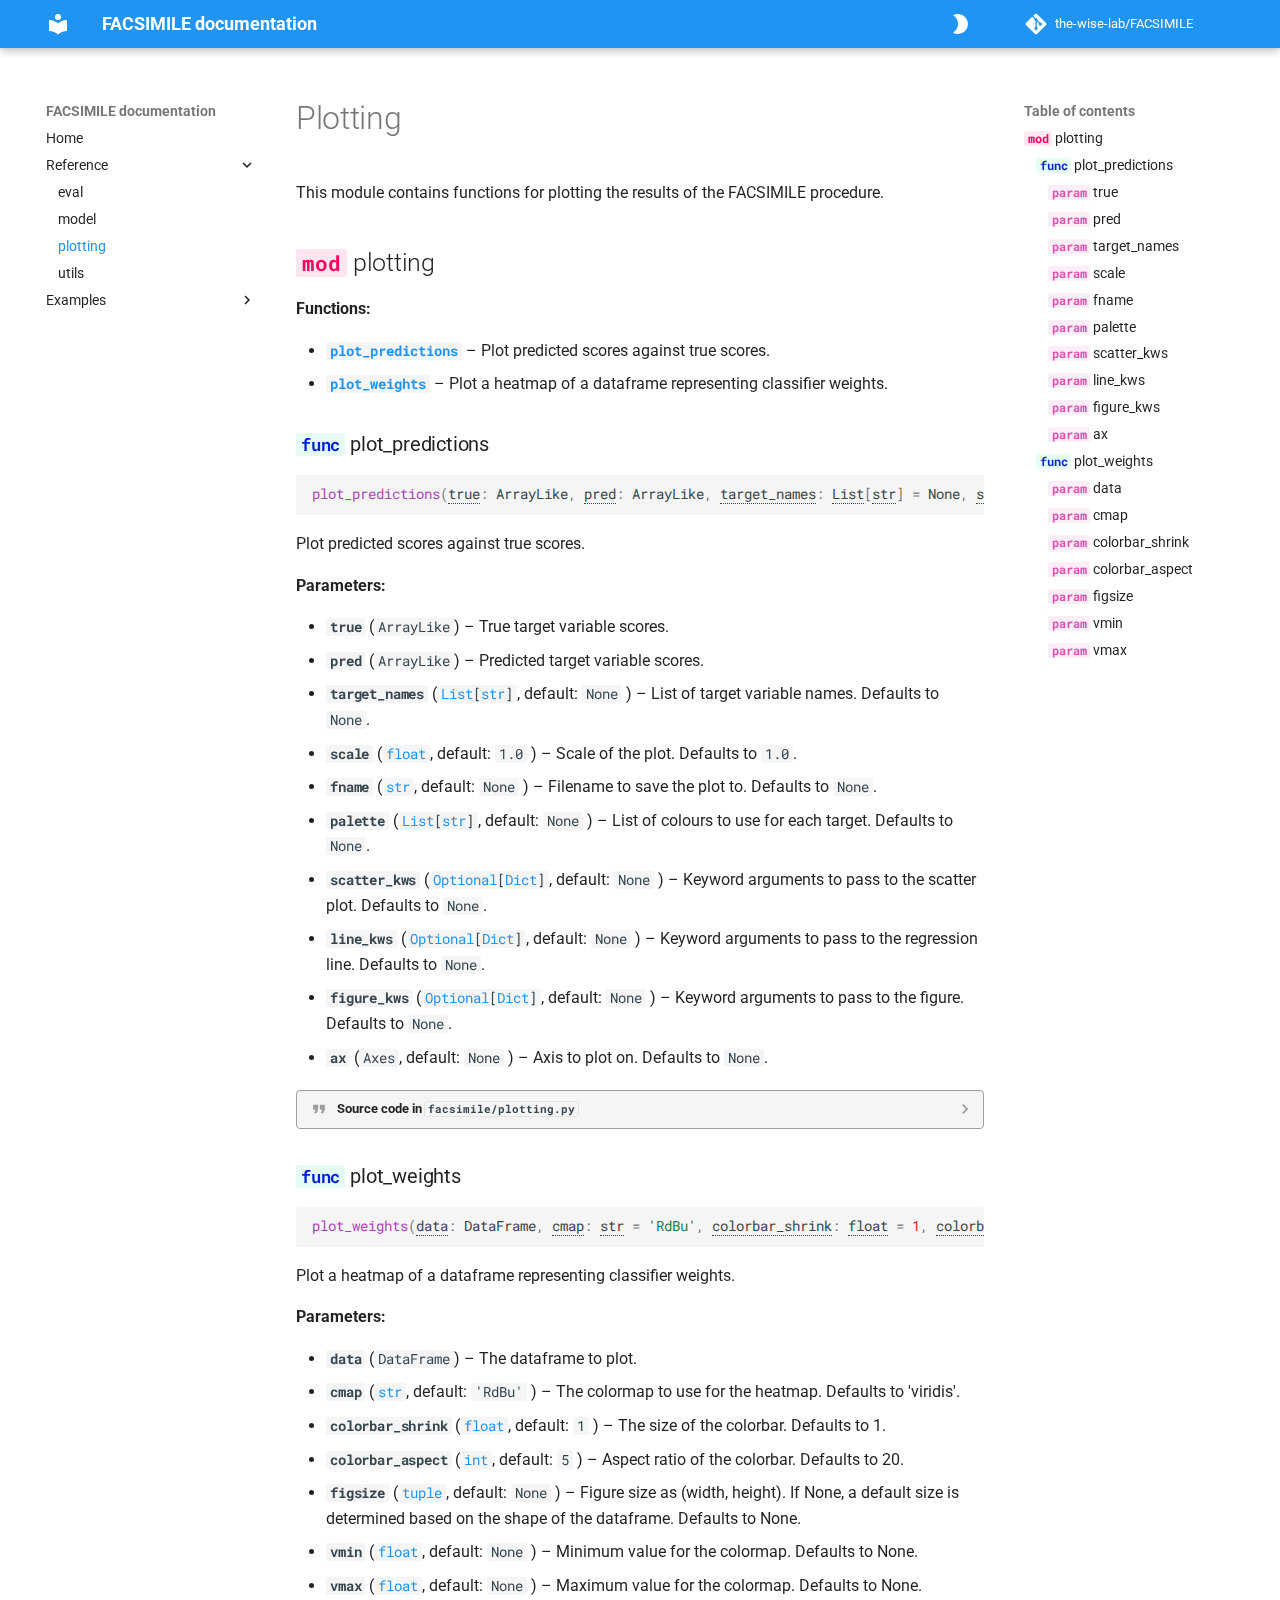
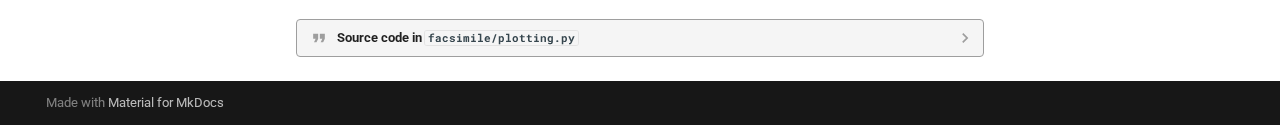
<file: reference/plotting/index.html>
<!doctype html>
<html lang="en" class="no-js">
  <head>
    
      <meta charset="utf-8">
      <meta name="viewport" content="width=device-width,initial-scale=1">
      
      
      
      
        <link rel="prev" href="../model/">
      
      
        <link rel="next" href="../utils/">
      
      
      <link rel="icon" href="../../assets/images/favicon.png">
      <meta name="generator" content="mkdocs-1.5.3, mkdocs-material-9.5.17">
    
    
      
        <title>plotting - FACSIMILE documentation</title>
      
    
    
      <link rel="stylesheet" href="../../assets/stylesheets/main.bcfcd587.min.css">
      
        
        <link rel="stylesheet" href="../../assets/stylesheets/palette.06af60db.min.css">
      
      


    
    
      
    
    
      
        
        
        <link rel="preconnect" href="https://fonts.gstatic.com" crossorigin>
        <link rel="stylesheet" href="https://fonts.googleapis.com/css?family=Roboto:300,300i,400,400i,700,700i%7CRoboto+Mono:400,400i,700,700i&display=fallback">
        <style>:root{--md-text-font:"Roboto";--md-code-font:"Roboto Mono"}</style>
      
    
    
      <link rel="stylesheet" href="../../assets/_mkdocstrings.css">
    
      <link rel="stylesheet" href="../../css/mkdocstrings.css">
    
    <script>__md_scope=new URL("../..",location),__md_hash=e=>[...e].reduce((e,_)=>(e<<5)-e+_.charCodeAt(0),0),__md_get=(e,_=localStorage,t=__md_scope)=>JSON.parse(_.getItem(t.pathname+"."+e)),__md_set=(e,_,t=localStorage,a=__md_scope)=>{try{t.setItem(a.pathname+"."+e,JSON.stringify(_))}catch(e){}}</script>
    
      

    
    
    
  </head>
  
  
    
    
      
    
    
    
    
    <body dir="ltr" data-md-color-scheme="default" data-md-color-primary="blue" data-md-color-accent="indigo">
  
    
    <input class="md-toggle" data-md-toggle="drawer" type="checkbox" id="__drawer" autocomplete="off">
    <input class="md-toggle" data-md-toggle="search" type="checkbox" id="__search" autocomplete="off">
    <label class="md-overlay" for="__drawer"></label>
    <div data-md-component="skip">
      
        
        <a href="#plotting" class="md-skip">
          Skip to content
        </a>
      
    </div>
    <div data-md-component="announce">
      
    </div>
    
    
      

  

<header class="md-header md-header--shadow" data-md-component="header">
  <nav class="md-header__inner md-grid" aria-label="Header">
    <a href="../.." title="FACSIMILE documentation" class="md-header__button md-logo" aria-label="FACSIMILE documentation" data-md-component="logo">
      
  
  <svg xmlns="http://www.w3.org/2000/svg" viewBox="0 0 24 24"><path d="M12 8a3 3 0 0 0 3-3 3 3 0 0 0-3-3 3 3 0 0 0-3 3 3 3 0 0 0 3 3m0 3.54C9.64 9.35 6.5 8 3 8v11c3.5 0 6.64 1.35 9 3.54 2.36-2.19 5.5-3.54 9-3.54V8c-3.5 0-6.64 1.35-9 3.54Z"/></svg>

    </a>
    <label class="md-header__button md-icon" for="__drawer">
      
      <svg xmlns="http://www.w3.org/2000/svg" viewBox="0 0 24 24"><path d="M3 6h18v2H3V6m0 5h18v2H3v-2m0 5h18v2H3v-2Z"/></svg>
    </label>
    <div class="md-header__title" data-md-component="header-title">
      <div class="md-header__ellipsis">
        <div class="md-header__topic">
          <span class="md-ellipsis">
            FACSIMILE documentation
          </span>
        </div>
        <div class="md-header__topic" data-md-component="header-topic">
          <span class="md-ellipsis">
            
              plotting
            
          </span>
        </div>
      </div>
    </div>
    
      
        <form class="md-header__option" data-md-component="palette">
  
    
    
    
    <input class="md-option" data-md-color-media="" data-md-color-scheme="default" data-md-color-primary="blue" data-md-color-accent="indigo"  aria-label="Switch to dark mode"  type="radio" name="__palette" id="__palette_0">
    
      <label class="md-header__button md-icon" title="Switch to dark mode" for="__palette_1" hidden>
        <svg xmlns="http://www.w3.org/2000/svg" viewBox="0 0 24 24"><path d="M10 2c-1.82 0-3.53.5-5 1.35C8 5.08 10 8.3 10 12s-2 6.92-5 8.65C6.47 21.5 8.18 22 10 22a10 10 0 0 0 10-10A10 10 0 0 0 10 2Z"/></svg>
      </label>
    
  
    
    
    
    <input class="md-option" data-md-color-media="" data-md-color-scheme="slate" data-md-color-primary="blue" data-md-color-accent="indigo"  aria-label="Switch to light mode"  type="radio" name="__palette" id="__palette_1">
    
      <label class="md-header__button md-icon" title="Switch to light mode" for="__palette_0" hidden>
        <svg xmlns="http://www.w3.org/2000/svg" viewBox="0 0 24 24"><path d="M12 18c-.89 0-1.74-.2-2.5-.55C11.56 16.5 13 14.42 13 12c0-2.42-1.44-4.5-3.5-5.45C10.26 6.2 11.11 6 12 6a6 6 0 0 1 6 6 6 6 0 0 1-6 6m8-9.31V4h-4.69L12 .69 8.69 4H4v4.69L.69 12 4 15.31V20h4.69L12 23.31 15.31 20H20v-4.69L23.31 12 20 8.69Z"/></svg>
      </label>
    
  
</form>
      
    
    
      <script>var media,input,key,value,palette=__md_get("__palette");if(palette&&palette.color){"(prefers-color-scheme)"===palette.color.media&&(media=matchMedia("(prefers-color-scheme: light)"),input=document.querySelector(media.matches?"[data-md-color-media='(prefers-color-scheme: light)']":"[data-md-color-media='(prefers-color-scheme: dark)']"),palette.color.media=input.getAttribute("data-md-color-media"),palette.color.scheme=input.getAttribute("data-md-color-scheme"),palette.color.primary=input.getAttribute("data-md-color-primary"),palette.color.accent=input.getAttribute("data-md-color-accent"));for([key,value]of Object.entries(palette.color))document.body.setAttribute("data-md-color-"+key,value)}</script>
    
    
    
    
      <div class="md-header__source">
        <a href="https://github.com/the-wise-lab/FACSIMILE" title="Go to repository" class="md-source" data-md-component="source">
  <div class="md-source__icon md-icon">
    
    <svg xmlns="http://www.w3.org/2000/svg" viewBox="0 0 448 512"><!--! Font Awesome Free 6.5.1 by @fontawesome - https://fontawesome.com License - https://fontawesome.com/license/free (Icons: CC BY 4.0, Fonts: SIL OFL 1.1, Code: MIT License) Copyright 2023 Fonticons, Inc.--><path d="M439.55 236.05 244 40.45a28.87 28.87 0 0 0-40.81 0l-40.66 40.63 51.52 51.52c27.06-9.14 52.68 16.77 43.39 43.68l49.66 49.66c34.23-11.8 61.18 31 35.47 56.69-26.49 26.49-70.21-2.87-56-37.34L240.22 199v121.85c25.3 12.54 22.26 41.85 9.08 55a34.34 34.34 0 0 1-48.55 0c-17.57-17.6-11.07-46.91 11.25-56v-123c-20.8-8.51-24.6-30.74-18.64-45L142.57 101 8.45 235.14a28.86 28.86 0 0 0 0 40.81l195.61 195.6a28.86 28.86 0 0 0 40.8 0l194.69-194.69a28.86 28.86 0 0 0 0-40.81z"/></svg>
  </div>
  <div class="md-source__repository">
    the-wise-lab/FACSIMILE
  </div>
</a>
      </div>
    
  </nav>
  
</header>
    
    <div class="md-container" data-md-component="container">
      
      
        
          
        
      
      <main class="md-main" data-md-component="main">
        <div class="md-main__inner md-grid">
          
            
              
              <div class="md-sidebar md-sidebar--primary" data-md-component="sidebar" data-md-type="navigation" >
                <div class="md-sidebar__scrollwrap">
                  <div class="md-sidebar__inner">
                    



<nav class="md-nav md-nav--primary" aria-label="Navigation" data-md-level="0">
  <label class="md-nav__title" for="__drawer">
    <a href="../.." title="FACSIMILE documentation" class="md-nav__button md-logo" aria-label="FACSIMILE documentation" data-md-component="logo">
      
  
  <svg xmlns="http://www.w3.org/2000/svg" viewBox="0 0 24 24"><path d="M12 8a3 3 0 0 0 3-3 3 3 0 0 0-3-3 3 3 0 0 0-3 3 3 3 0 0 0 3 3m0 3.54C9.64 9.35 6.5 8 3 8v11c3.5 0 6.64 1.35 9 3.54 2.36-2.19 5.5-3.54 9-3.54V8c-3.5 0-6.64 1.35-9 3.54Z"/></svg>

    </a>
    FACSIMILE documentation
  </label>
  
    <div class="md-nav__source">
      <a href="https://github.com/the-wise-lab/FACSIMILE" title="Go to repository" class="md-source" data-md-component="source">
  <div class="md-source__icon md-icon">
    
    <svg xmlns="http://www.w3.org/2000/svg" viewBox="0 0 448 512"><!--! Font Awesome Free 6.5.1 by @fontawesome - https://fontawesome.com License - https://fontawesome.com/license/free (Icons: CC BY 4.0, Fonts: SIL OFL 1.1, Code: MIT License) Copyright 2023 Fonticons, Inc.--><path d="M439.55 236.05 244 40.45a28.87 28.87 0 0 0-40.81 0l-40.66 40.63 51.52 51.52c27.06-9.14 52.68 16.77 43.39 43.68l49.66 49.66c34.23-11.8 61.18 31 35.47 56.69-26.49 26.49-70.21-2.87-56-37.34L240.22 199v121.85c25.3 12.54 22.26 41.85 9.08 55a34.34 34.34 0 0 1-48.55 0c-17.57-17.6-11.07-46.91 11.25-56v-123c-20.8-8.51-24.6-30.74-18.64-45L142.57 101 8.45 235.14a28.86 28.86 0 0 0 0 40.81l195.61 195.6a28.86 28.86 0 0 0 40.8 0l194.69-194.69a28.86 28.86 0 0 0 0-40.81z"/></svg>
  </div>
  <div class="md-source__repository">
    the-wise-lab/FACSIMILE
  </div>
</a>
    </div>
  
  <ul class="md-nav__list" data-md-scrollfix>
    
      
      
  
  
  
  
    <li class="md-nav__item">
      <a href="../.." class="md-nav__link">
        
  
  <span class="md-ellipsis">
    Home
  </span>
  

      </a>
    </li>
  

    
      
      
  
  
    
  
  
  
    
    
    
    
    <li class="md-nav__item md-nav__item--active md-nav__item--nested">
      
        
        
        <input class="md-nav__toggle md-toggle " type="checkbox" id="__nav_2" checked>
        
          
          <label class="md-nav__link" for="__nav_2" id="__nav_2_label" tabindex="0">
            
  
  <span class="md-ellipsis">
    Reference
  </span>
  

            <span class="md-nav__icon md-icon"></span>
          </label>
        
        <nav class="md-nav" data-md-level="1" aria-labelledby="__nav_2_label" aria-expanded="true">
          <label class="md-nav__title" for="__nav_2">
            <span class="md-nav__icon md-icon"></span>
            Reference
          </label>
          <ul class="md-nav__list" data-md-scrollfix>
            
              
                
  
  
  
  
    <li class="md-nav__item">
      <a href="../eval/" class="md-nav__link">
        
  
  <span class="md-ellipsis">
    eval
  </span>
  

      </a>
    </li>
  

              
            
              
                
  
  
  
  
    <li class="md-nav__item">
      <a href="../model/" class="md-nav__link">
        
  
  <span class="md-ellipsis">
    model
  </span>
  

      </a>
    </li>
  

              
            
              
                
  
  
    
  
  
  
    <li class="md-nav__item md-nav__item--active">
      
      <input class="md-nav__toggle md-toggle" type="checkbox" id="__toc">
      
      
        
      
      
        <label class="md-nav__link md-nav__link--active" for="__toc">
          
  
  <span class="md-ellipsis">
    plotting
  </span>
  

          <span class="md-nav__icon md-icon"></span>
        </label>
      
      <a href="./" class="md-nav__link md-nav__link--active">
        
  
  <span class="md-ellipsis">
    plotting
  </span>
  

      </a>
      
        

<nav class="md-nav md-nav--secondary" aria-label="Table of contents">
  
  
  
    
  
  
    <label class="md-nav__title" for="__toc">
      <span class="md-nav__icon md-icon"></span>
      Table of contents
    </label>
    <ul class="md-nav__list" data-md-component="toc" data-md-scrollfix>
      
        <li class="md-nav__item">
  <a href="#facsimile.plotting" class="md-nav__link">
    <span class="md-ellipsis">
      <code class="doc-symbol doc-symbol-toc doc-symbol-module"></code>&nbsp;plotting
    </span>
  </a>
  
    <nav class="md-nav" aria-label=" plotting">
      <ul class="md-nav__list">
        
          <li class="md-nav__item">
  <a href="#facsimile.plotting.plot_predictions" class="md-nav__link">
    <span class="md-ellipsis">
      <code class="doc-symbol doc-symbol-toc doc-symbol-function"></code>&nbsp;plot_predictions
    </span>
  </a>
  
    <nav class="md-nav" aria-label=" plot_predictions">
      <ul class="md-nav__list">
        
          <li class="md-nav__item">
  <a href="#facsimile.plotting.plot_predictions(true)" class="md-nav__link">
    <span class="md-ellipsis">
      <code class="doc-symbol doc-symbol-toc doc-symbol-parameter"></code>&nbsp;true
    </span>
  </a>
  
</li>
        
          <li class="md-nav__item">
  <a href="#facsimile.plotting.plot_predictions(pred)" class="md-nav__link">
    <span class="md-ellipsis">
      <code class="doc-symbol doc-symbol-toc doc-symbol-parameter"></code>&nbsp;pred
    </span>
  </a>
  
</li>
        
          <li class="md-nav__item">
  <a href="#facsimile.plotting.plot_predictions(target_names)" class="md-nav__link">
    <span class="md-ellipsis">
      <code class="doc-symbol doc-symbol-toc doc-symbol-parameter"></code>&nbsp;target_names
    </span>
  </a>
  
</li>
        
          <li class="md-nav__item">
  <a href="#facsimile.plotting.plot_predictions(scale)" class="md-nav__link">
    <span class="md-ellipsis">
      <code class="doc-symbol doc-symbol-toc doc-symbol-parameter"></code>&nbsp;scale
    </span>
  </a>
  
</li>
        
          <li class="md-nav__item">
  <a href="#facsimile.plotting.plot_predictions(fname)" class="md-nav__link">
    <span class="md-ellipsis">
      <code class="doc-symbol doc-symbol-toc doc-symbol-parameter"></code>&nbsp;fname
    </span>
  </a>
  
</li>
        
          <li class="md-nav__item">
  <a href="#facsimile.plotting.plot_predictions(palette)" class="md-nav__link">
    <span class="md-ellipsis">
      <code class="doc-symbol doc-symbol-toc doc-symbol-parameter"></code>&nbsp;palette
    </span>
  </a>
  
</li>
        
          <li class="md-nav__item">
  <a href="#facsimile.plotting.plot_predictions(scatter_kws)" class="md-nav__link">
    <span class="md-ellipsis">
      <code class="doc-symbol doc-symbol-toc doc-symbol-parameter"></code>&nbsp;scatter_kws
    </span>
  </a>
  
</li>
        
          <li class="md-nav__item">
  <a href="#facsimile.plotting.plot_predictions(line_kws)" class="md-nav__link">
    <span class="md-ellipsis">
      <code class="doc-symbol doc-symbol-toc doc-symbol-parameter"></code>&nbsp;line_kws
    </span>
  </a>
  
</li>
        
          <li class="md-nav__item">
  <a href="#facsimile.plotting.plot_predictions(figure_kws)" class="md-nav__link">
    <span class="md-ellipsis">
      <code class="doc-symbol doc-symbol-toc doc-symbol-parameter"></code>&nbsp;figure_kws
    </span>
  </a>
  
</li>
        
          <li class="md-nav__item">
  <a href="#facsimile.plotting.plot_predictions(ax)" class="md-nav__link">
    <span class="md-ellipsis">
      <code class="doc-symbol doc-symbol-toc doc-symbol-parameter"></code>&nbsp;ax
    </span>
  </a>
  
</li>
        
      </ul>
    </nav>
  
</li>
        
          <li class="md-nav__item">
  <a href="#facsimile.plotting.plot_weights" class="md-nav__link">
    <span class="md-ellipsis">
      <code class="doc-symbol doc-symbol-toc doc-symbol-function"></code>&nbsp;plot_weights
    </span>
  </a>
  
    <nav class="md-nav" aria-label=" plot_weights">
      <ul class="md-nav__list">
        
          <li class="md-nav__item">
  <a href="#facsimile.plotting.plot_weights(data)" class="md-nav__link">
    <span class="md-ellipsis">
      <code class="doc-symbol doc-symbol-toc doc-symbol-parameter"></code>&nbsp;data
    </span>
  </a>
  
</li>
        
          <li class="md-nav__item">
  <a href="#facsimile.plotting.plot_weights(cmap)" class="md-nav__link">
    <span class="md-ellipsis">
      <code class="doc-symbol doc-symbol-toc doc-symbol-parameter"></code>&nbsp;cmap
    </span>
  </a>
  
</li>
        
          <li class="md-nav__item">
  <a href="#facsimile.plotting.plot_weights(colorbar_shrink)" class="md-nav__link">
    <span class="md-ellipsis">
      <code class="doc-symbol doc-symbol-toc doc-symbol-parameter"></code>&nbsp;colorbar_shrink
    </span>
  </a>
  
</li>
        
          <li class="md-nav__item">
  <a href="#facsimile.plotting.plot_weights(colorbar_aspect)" class="md-nav__link">
    <span class="md-ellipsis">
      <code class="doc-symbol doc-symbol-toc doc-symbol-parameter"></code>&nbsp;colorbar_aspect
    </span>
  </a>
  
</li>
        
          <li class="md-nav__item">
  <a href="#facsimile.plotting.plot_weights(figsize)" class="md-nav__link">
    <span class="md-ellipsis">
      <code class="doc-symbol doc-symbol-toc doc-symbol-parameter"></code>&nbsp;figsize
    </span>
  </a>
  
</li>
        
          <li class="md-nav__item">
  <a href="#facsimile.plotting.plot_weights(vmin)" class="md-nav__link">
    <span class="md-ellipsis">
      <code class="doc-symbol doc-symbol-toc doc-symbol-parameter"></code>&nbsp;vmin
    </span>
  </a>
  
</li>
        
          <li class="md-nav__item">
  <a href="#facsimile.plotting.plot_weights(vmax)" class="md-nav__link">
    <span class="md-ellipsis">
      <code class="doc-symbol doc-symbol-toc doc-symbol-parameter"></code>&nbsp;vmax
    </span>
  </a>
  
</li>
        
      </ul>
    </nav>
  
</li>
        
      </ul>
    </nav>
  
</li>
      
    </ul>
  
</nav>
      
    </li>
  

              
            
              
                
  
  
  
  
    <li class="md-nav__item">
      <a href="../utils/" class="md-nav__link">
        
  
  <span class="md-ellipsis">
    utils
  </span>
  

      </a>
    </li>
  

              
            
          </ul>
        </nav>
      
    </li>
  

    
      
      
  
  
  
  
    
    
    
    
    <li class="md-nav__item md-nav__item--nested">
      
        
        
        <input class="md-nav__toggle md-toggle " type="checkbox" id="__nav_3" >
        
          
          <label class="md-nav__link" for="__nav_3" id="__nav_3_label" tabindex="0">
            
  
  <span class="md-ellipsis">
    Examples
  </span>
  

            <span class="md-nav__icon md-icon"></span>
          </label>
        
        <nav class="md-nav" data-md-level="1" aria-labelledby="__nav_3_label" aria-expanded="false">
          <label class="md-nav__title" for="__nav_3">
            <span class="md-nav__icon md-icon"></span>
            Examples
          </label>
          <ul class="md-nav__list" data-md-scrollfix>
            
              
                
  
  
  
  
    <li class="md-nav__item">
      <a href="../../examples/tutorial/" class="md-nav__link">
        
  
  <span class="md-ellipsis">
    Using FACSIMILE to generate a reduced set of tems for predicting factor scores
  </span>
  

      </a>
    </li>
  

              
            
              
                
  
  
  
  
    <li class="md-nav__item">
      <a href="../../examples/sticsa_example/" class="md-nav__link">
        
  
  <span class="md-ellipsis">
    FACSIMILE usage examples
  </span>
  

      </a>
    </li>
  

              
            
          </ul>
        </nav>
      
    </li>
  

    
  </ul>
</nav>
                  </div>
                </div>
              </div>
            
            
              
              <div class="md-sidebar md-sidebar--secondary" data-md-component="sidebar" data-md-type="toc" >
                <div class="md-sidebar__scrollwrap">
                  <div class="md-sidebar__inner">
                    

<nav class="md-nav md-nav--secondary" aria-label="Table of contents">
  
  
  
    
  
  
    <label class="md-nav__title" for="__toc">
      <span class="md-nav__icon md-icon"></span>
      Table of contents
    </label>
    <ul class="md-nav__list" data-md-component="toc" data-md-scrollfix>
      
        <li class="md-nav__item">
  <a href="#facsimile.plotting" class="md-nav__link">
    <span class="md-ellipsis">
      <code class="doc-symbol doc-symbol-toc doc-symbol-module"></code>&nbsp;plotting
    </span>
  </a>
  
    <nav class="md-nav" aria-label=" plotting">
      <ul class="md-nav__list">
        
          <li class="md-nav__item">
  <a href="#facsimile.plotting.plot_predictions" class="md-nav__link">
    <span class="md-ellipsis">
      <code class="doc-symbol doc-symbol-toc doc-symbol-function"></code>&nbsp;plot_predictions
    </span>
  </a>
  
    <nav class="md-nav" aria-label=" plot_predictions">
      <ul class="md-nav__list">
        
          <li class="md-nav__item">
  <a href="#facsimile.plotting.plot_predictions(true)" class="md-nav__link">
    <span class="md-ellipsis">
      <code class="doc-symbol doc-symbol-toc doc-symbol-parameter"></code>&nbsp;true
    </span>
  </a>
  
</li>
        
          <li class="md-nav__item">
  <a href="#facsimile.plotting.plot_predictions(pred)" class="md-nav__link">
    <span class="md-ellipsis">
      <code class="doc-symbol doc-symbol-toc doc-symbol-parameter"></code>&nbsp;pred
    </span>
  </a>
  
</li>
        
          <li class="md-nav__item">
  <a href="#facsimile.plotting.plot_predictions(target_names)" class="md-nav__link">
    <span class="md-ellipsis">
      <code class="doc-symbol doc-symbol-toc doc-symbol-parameter"></code>&nbsp;target_names
    </span>
  </a>
  
</li>
        
          <li class="md-nav__item">
  <a href="#facsimile.plotting.plot_predictions(scale)" class="md-nav__link">
    <span class="md-ellipsis">
      <code class="doc-symbol doc-symbol-toc doc-symbol-parameter"></code>&nbsp;scale
    </span>
  </a>
  
</li>
        
          <li class="md-nav__item">
  <a href="#facsimile.plotting.plot_predictions(fname)" class="md-nav__link">
    <span class="md-ellipsis">
      <code class="doc-symbol doc-symbol-toc doc-symbol-parameter"></code>&nbsp;fname
    </span>
  </a>
  
</li>
        
          <li class="md-nav__item">
  <a href="#facsimile.plotting.plot_predictions(palette)" class="md-nav__link">
    <span class="md-ellipsis">
      <code class="doc-symbol doc-symbol-toc doc-symbol-parameter"></code>&nbsp;palette
    </span>
  </a>
  
</li>
        
          <li class="md-nav__item">
  <a href="#facsimile.plotting.plot_predictions(scatter_kws)" class="md-nav__link">
    <span class="md-ellipsis">
      <code class="doc-symbol doc-symbol-toc doc-symbol-parameter"></code>&nbsp;scatter_kws
    </span>
  </a>
  
</li>
        
          <li class="md-nav__item">
  <a href="#facsimile.plotting.plot_predictions(line_kws)" class="md-nav__link">
    <span class="md-ellipsis">
      <code class="doc-symbol doc-symbol-toc doc-symbol-parameter"></code>&nbsp;line_kws
    </span>
  </a>
  
</li>
        
          <li class="md-nav__item">
  <a href="#facsimile.plotting.plot_predictions(figure_kws)" class="md-nav__link">
    <span class="md-ellipsis">
      <code class="doc-symbol doc-symbol-toc doc-symbol-parameter"></code>&nbsp;figure_kws
    </span>
  </a>
  
</li>
        
          <li class="md-nav__item">
  <a href="#facsimile.plotting.plot_predictions(ax)" class="md-nav__link">
    <span class="md-ellipsis">
      <code class="doc-symbol doc-symbol-toc doc-symbol-parameter"></code>&nbsp;ax
    </span>
  </a>
  
</li>
        
      </ul>
    </nav>
  
</li>
        
          <li class="md-nav__item">
  <a href="#facsimile.plotting.plot_weights" class="md-nav__link">
    <span class="md-ellipsis">
      <code class="doc-symbol doc-symbol-toc doc-symbol-function"></code>&nbsp;plot_weights
    </span>
  </a>
  
    <nav class="md-nav" aria-label=" plot_weights">
      <ul class="md-nav__list">
        
          <li class="md-nav__item">
  <a href="#facsimile.plotting.plot_weights(data)" class="md-nav__link">
    <span class="md-ellipsis">
      <code class="doc-symbol doc-symbol-toc doc-symbol-parameter"></code>&nbsp;data
    </span>
  </a>
  
</li>
        
          <li class="md-nav__item">
  <a href="#facsimile.plotting.plot_weights(cmap)" class="md-nav__link">
    <span class="md-ellipsis">
      <code class="doc-symbol doc-symbol-toc doc-symbol-parameter"></code>&nbsp;cmap
    </span>
  </a>
  
</li>
        
          <li class="md-nav__item">
  <a href="#facsimile.plotting.plot_weights(colorbar_shrink)" class="md-nav__link">
    <span class="md-ellipsis">
      <code class="doc-symbol doc-symbol-toc doc-symbol-parameter"></code>&nbsp;colorbar_shrink
    </span>
  </a>
  
</li>
        
          <li class="md-nav__item">
  <a href="#facsimile.plotting.plot_weights(colorbar_aspect)" class="md-nav__link">
    <span class="md-ellipsis">
      <code class="doc-symbol doc-symbol-toc doc-symbol-parameter"></code>&nbsp;colorbar_aspect
    </span>
  </a>
  
</li>
        
          <li class="md-nav__item">
  <a href="#facsimile.plotting.plot_weights(figsize)" class="md-nav__link">
    <span class="md-ellipsis">
      <code class="doc-symbol doc-symbol-toc doc-symbol-parameter"></code>&nbsp;figsize
    </span>
  </a>
  
</li>
        
          <li class="md-nav__item">
  <a href="#facsimile.plotting.plot_weights(vmin)" class="md-nav__link">
    <span class="md-ellipsis">
      <code class="doc-symbol doc-symbol-toc doc-symbol-parameter"></code>&nbsp;vmin
    </span>
  </a>
  
</li>
        
          <li class="md-nav__item">
  <a href="#facsimile.plotting.plot_weights(vmax)" class="md-nav__link">
    <span class="md-ellipsis">
      <code class="doc-symbol doc-symbol-toc doc-symbol-parameter"></code>&nbsp;vmax
    </span>
  </a>
  
</li>
        
      </ul>
    </nav>
  
</li>
        
      </ul>
    </nav>
  
</li>
      
    </ul>
  
</nav>
                  </div>
                </div>
              </div>
            
          
          
            <div class="md-content" data-md-component="content">
              <article class="md-content__inner md-typeset">
                
                  

  
  


<h1 id="plotting">Plotting</h1>
<p>This module contains functions for plotting the results of the FACSIMILE procedure.</p>


<div class="doc doc-object doc-module">



<h2 id="facsimile.plotting" class="doc doc-heading">
<code class="doc-symbol doc-symbol-heading doc-symbol-module"></code>            <span class="doc doc-object-name doc-module-name">plotting</span>


</h2>

    <div class="doc doc-contents first">









<p><span class="doc-section-title">Functions:</span></p>
    <ul>
          <li class="doc-section-item field-body">
            <b><code><a class="autorefs autorefs-internal" title="facsimile.plotting.plot_predictions" href="#facsimile.plotting.plot_predictions">plot_predictions</a></code></b>
            –
            <div class="doc-md-description">
              <p>Plot predicted scores against true scores.</p>
            </div>
          </li>
          <li class="doc-section-item field-body">
            <b><code><a class="autorefs autorefs-internal" title="facsimile.plotting.plot_weights" href="#facsimile.plotting.plot_weights">plot_weights</a></code></b>
            –
            <div class="doc-md-description">
              <p>Plot a heatmap of a dataframe representing classifier weights.</p>
            </div>
          </li>
    </ul>





  <div class="doc doc-children">









<div class="doc doc-object doc-function">


<h3 id="facsimile.plotting.plot_predictions" class="doc doc-heading">
<code class="doc-symbol doc-symbol-heading doc-symbol-function"></code>            <span class="doc doc-object-name doc-function-name">plot_predictions</span>


</h3>
<div class="doc-signature highlight"><pre><span></span><code><span class="nf">plot_predictions</span><span class="p">(</span><span class="n"><a class="autorefs autorefs-internal" href="#facsimile.plotting.plot_predictions(true)">true</a></span><span class="p">:</span> <span class="n"><span title="numpy.typing.ArrayLike">ArrayLike</span></span><span class="p">,</span> <span class="n"><a class="autorefs autorefs-internal" href="#facsimile.plotting.plot_predictions(pred)">pred</a></span><span class="p">:</span> <span class="n"><span title="numpy.typing.ArrayLike">ArrayLike</span></span><span class="p">,</span> <span class="n"><a class="autorefs autorefs-internal" href="#facsimile.plotting.plot_predictions(target_names)">target_names</a></span><span class="p">:</span> <span class="n"><a class="autorefs autorefs-external" title="typing.List" href="https://docs.python.org/3/library/typing.html#typing.List">List</a></span><span class="p">[</span><span class="n"><a class="autorefs autorefs-external" href="https://docs.python.org/3/library/stdtypes.html#str">str</a></span><span class="p">]</span> <span class="o">=</span> <span class="kc">None</span><span class="p">,</span> <span class="n"><a class="autorefs autorefs-internal" href="#facsimile.plotting.plot_predictions(scale)">scale</a></span><span class="p">:</span> <span class="n"><a class="autorefs autorefs-external" href="https://docs.python.org/3/library/functions.html#float">float</a></span> <span class="o">=</span> <span class="mf">1.0</span><span class="p">,</span> <span class="n"><a class="autorefs autorefs-internal" href="#facsimile.plotting.plot_predictions(fname)">fname</a></span><span class="p">:</span> <span class="n"><a class="autorefs autorefs-external" href="https://docs.python.org/3/library/stdtypes.html#str">str</a></span> <span class="o">=</span> <span class="kc">None</span><span class="p">,</span> <span class="n"><a class="autorefs autorefs-internal" href="#facsimile.plotting.plot_predictions(palette)">palette</a></span><span class="p">:</span> <span class="n"><a class="autorefs autorefs-external" title="typing.List" href="https://docs.python.org/3/library/typing.html#typing.List">List</a></span><span class="p">[</span><span class="n"><a class="autorefs autorefs-external" href="https://docs.python.org/3/library/stdtypes.html#str">str</a></span><span class="p">]</span> <span class="o">=</span> <span class="kc">None</span><span class="p">,</span> <span class="n"><a class="autorefs autorefs-internal" href="#facsimile.plotting.plot_predictions(scatter_kws)">scatter_kws</a></span><span class="p">:</span> <span class="n"><a class="autorefs autorefs-external" title="typing.Optional" href="https://docs.python.org/3/library/typing.html#typing.Optional">Optional</a></span><span class="p">[</span><span class="n"><a class="autorefs autorefs-external" title="typing.Dict" href="https://docs.python.org/3/library/typing.html#typing.Dict">Dict</a></span><span class="p">]</span> <span class="o">=</span> <span class="kc">None</span><span class="p">,</span> <span class="n"><a class="autorefs autorefs-internal" href="#facsimile.plotting.plot_predictions(line_kws)">line_kws</a></span><span class="p">:</span> <span class="n"><a class="autorefs autorefs-external" title="typing.Optional" href="https://docs.python.org/3/library/typing.html#typing.Optional">Optional</a></span><span class="p">[</span><span class="n"><a class="autorefs autorefs-external" title="typing.Dict" href="https://docs.python.org/3/library/typing.html#typing.Dict">Dict</a></span><span class="p">]</span> <span class="o">=</span> <span class="kc">None</span><span class="p">,</span> <span class="n"><a class="autorefs autorefs-internal" href="#facsimile.plotting.plot_predictions(figure_kws)">figure_kws</a></span><span class="p">:</span> <span class="n"><a class="autorefs autorefs-external" title="typing.Optional" href="https://docs.python.org/3/library/typing.html#typing.Optional">Optional</a></span><span class="p">[</span><span class="n"><a class="autorefs autorefs-external" title="typing.Dict" href="https://docs.python.org/3/library/typing.html#typing.Dict">Dict</a></span><span class="p">]</span> <span class="o">=</span> <span class="kc">None</span><span class="p">,</span> <span class="n"><a class="autorefs autorefs-internal" href="#facsimile.plotting.plot_predictions(ax)">ax</a></span><span class="p">:</span> <span class="n"><span title="matplotlib.pyplot.Axes">Axes</span></span> <span class="o">=</span> <span class="kc">None</span><span class="p">)</span>
</code></pre></div>

    <div class="doc doc-contents ">

        <p>Plot predicted scores against true scores.</p>


<p><span class="doc-section-title">Parameters:</span></p>
    <ul>
        <li class="doc-section-item field-body">
<h4 id="facsimile.plotting.plot_predictions(true)" class="doc doc-heading doc-heading-parameter">              <b><code>true</code></b>
</h4>              (<code><span title="numpy.typing.ArrayLike">ArrayLike</span></code>)
          –
          <div class="doc-md-description">
            <p>True target variable scores.</p>
          </div>
        </li>
        <li class="doc-section-item field-body">
<h4 id="facsimile.plotting.plot_predictions(pred)" class="doc doc-heading doc-heading-parameter">              <b><code>pred</code></b>
</h4>              (<code><span title="numpy.typing.ArrayLike">ArrayLike</span></code>)
          –
          <div class="doc-md-description">
            <p>Predicted target variable scores.</p>
          </div>
        </li>
        <li class="doc-section-item field-body">
<h4 id="facsimile.plotting.plot_predictions(target_names)" class="doc doc-heading doc-heading-parameter">              <b><code>target_names</code></b>
</h4>              (<code><a class="autorefs autorefs-external" title="typing.List" href="https://docs.python.org/3/library/typing.html#typing.List">List</a>[<a class="autorefs autorefs-external" href="https://docs.python.org/3/library/stdtypes.html#str">str</a>]</code>, default:
                  <code>None</code>
)
          –
          <div class="doc-md-description">
            <p>List of target variable names.
Defaults to <code>None</code>.</p>
          </div>
        </li>
        <li class="doc-section-item field-body">
<h4 id="facsimile.plotting.plot_predictions(scale)" class="doc doc-heading doc-heading-parameter">              <b><code>scale</code></b>
</h4>              (<code><a class="autorefs autorefs-external" href="https://docs.python.org/3/library/functions.html#float">float</a></code>, default:
                  <code>1.0</code>
)
          –
          <div class="doc-md-description">
            <p>Scale of the plot. Defaults to <code>1.0</code>.</p>
          </div>
        </li>
        <li class="doc-section-item field-body">
<h4 id="facsimile.plotting.plot_predictions(fname)" class="doc doc-heading doc-heading-parameter">              <b><code>fname</code></b>
</h4>              (<code><a class="autorefs autorefs-external" href="https://docs.python.org/3/library/stdtypes.html#str">str</a></code>, default:
                  <code>None</code>
)
          –
          <div class="doc-md-description">
            <p>Filename to save the plot to. Defaults to
<code>None</code>.</p>
          </div>
        </li>
        <li class="doc-section-item field-body">
<h4 id="facsimile.plotting.plot_predictions(palette)" class="doc doc-heading doc-heading-parameter">              <b><code>palette</code></b>
</h4>              (<code><a class="autorefs autorefs-external" title="typing.List" href="https://docs.python.org/3/library/typing.html#typing.List">List</a>[<a class="autorefs autorefs-external" href="https://docs.python.org/3/library/stdtypes.html#str">str</a>]</code>, default:
                  <code>None</code>
)
          –
          <div class="doc-md-description">
            <p>List of colours to use for each target.
Defaults to <code>None</code>.</p>
          </div>
        </li>
        <li class="doc-section-item field-body">
<h4 id="facsimile.plotting.plot_predictions(scatter_kws)" class="doc doc-heading doc-heading-parameter">              <b><code>scatter_kws</code></b>
</h4>              (<code><a class="autorefs autorefs-external" title="typing.Optional" href="https://docs.python.org/3/library/typing.html#typing.Optional">Optional</a>[<a class="autorefs autorefs-external" title="typing.Dict" href="https://docs.python.org/3/library/typing.html#typing.Dict">Dict</a>]</code>, default:
                  <code>None</code>
)
          –
          <div class="doc-md-description">
            <p>Keyword arguments to pass to
the scatter plot. Defaults to <code>None</code>.</p>
          </div>
        </li>
        <li class="doc-section-item field-body">
<h4 id="facsimile.plotting.plot_predictions(line_kws)" class="doc doc-heading doc-heading-parameter">              <b><code>line_kws</code></b>
</h4>              (<code><a class="autorefs autorefs-external" title="typing.Optional" href="https://docs.python.org/3/library/typing.html#typing.Optional">Optional</a>[<a class="autorefs autorefs-external" title="typing.Dict" href="https://docs.python.org/3/library/typing.html#typing.Dict">Dict</a>]</code>, default:
                  <code>None</code>
)
          –
          <div class="doc-md-description">
            <p>Keyword arguments to pass to the
regression line. Defaults to <code>None</code>.</p>
          </div>
        </li>
        <li class="doc-section-item field-body">
<h4 id="facsimile.plotting.plot_predictions(figure_kws)" class="doc doc-heading doc-heading-parameter">              <b><code>figure_kws</code></b>
</h4>              (<code><a class="autorefs autorefs-external" title="typing.Optional" href="https://docs.python.org/3/library/typing.html#typing.Optional">Optional</a>[<a class="autorefs autorefs-external" title="typing.Dict" href="https://docs.python.org/3/library/typing.html#typing.Dict">Dict</a>]</code>, default:
                  <code>None</code>
)
          –
          <div class="doc-md-description">
            <p>Keyword arguments to pass to the
figure. Defaults to <code>None</code>.</p>
          </div>
        </li>
        <li class="doc-section-item field-body">
<h4 id="facsimile.plotting.plot_predictions(ax)" class="doc doc-heading doc-heading-parameter">              <b><code>ax</code></b>
</h4>              (<code><span title="matplotlib.pyplot.Axes">Axes</span></code>, default:
                  <code>None</code>
)
          –
          <div class="doc-md-description">
            <p>Axis to plot on. Defaults to <code>None</code>.</p>
          </div>
        </li>
    </ul>

            <details class="quote">
              <summary>Source code in <code>facsimile/plotting.py</code></summary>
              <div class="highlight"><table class="highlighttable"><tr><td class="linenos"><div class="linenodiv"><pre><span></span><span class="normal"> 11</span>
<span class="normal"> 12</span>
<span class="normal"> 13</span>
<span class="normal"> 14</span>
<span class="normal"> 15</span>
<span class="normal"> 16</span>
<span class="normal"> 17</span>
<span class="normal"> 18</span>
<span class="normal"> 19</span>
<span class="normal"> 20</span>
<span class="normal"> 21</span>
<span class="normal"> 22</span>
<span class="normal"> 23</span>
<span class="normal"> 24</span>
<span class="normal"> 25</span>
<span class="normal"> 26</span>
<span class="normal"> 27</span>
<span class="normal"> 28</span>
<span class="normal"> 29</span>
<span class="normal"> 30</span>
<span class="normal"> 31</span>
<span class="normal"> 32</span>
<span class="normal"> 33</span>
<span class="normal"> 34</span>
<span class="normal"> 35</span>
<span class="normal"> 36</span>
<span class="normal"> 37</span>
<span class="normal"> 38</span>
<span class="normal"> 39</span>
<span class="normal"> 40</span>
<span class="normal"> 41</span>
<span class="normal"> 42</span>
<span class="normal"> 43</span>
<span class="normal"> 44</span>
<span class="normal"> 45</span>
<span class="normal"> 46</span>
<span class="normal"> 47</span>
<span class="normal"> 48</span>
<span class="normal"> 49</span>
<span class="normal"> 50</span>
<span class="normal"> 51</span>
<span class="normal"> 52</span>
<span class="normal"> 53</span>
<span class="normal"> 54</span>
<span class="normal"> 55</span>
<span class="normal"> 56</span>
<span class="normal"> 57</span>
<span class="normal"> 58</span>
<span class="normal"> 59</span>
<span class="normal"> 60</span>
<span class="normal"> 61</span>
<span class="normal"> 62</span>
<span class="normal"> 63</span>
<span class="normal"> 64</span>
<span class="normal"> 65</span>
<span class="normal"> 66</span>
<span class="normal"> 67</span>
<span class="normal"> 68</span>
<span class="normal"> 69</span>
<span class="normal"> 70</span>
<span class="normal"> 71</span>
<span class="normal"> 72</span>
<span class="normal"> 73</span>
<span class="normal"> 74</span>
<span class="normal"> 75</span>
<span class="normal"> 76</span>
<span class="normal"> 77</span>
<span class="normal"> 78</span>
<span class="normal"> 79</span>
<span class="normal"> 80</span>
<span class="normal"> 81</span>
<span class="normal"> 82</span>
<span class="normal"> 83</span>
<span class="normal"> 84</span>
<span class="normal"> 85</span>
<span class="normal"> 86</span>
<span class="normal"> 87</span>
<span class="normal"> 88</span>
<span class="normal"> 89</span>
<span class="normal"> 90</span>
<span class="normal"> 91</span>
<span class="normal"> 92</span>
<span class="normal"> 93</span>
<span class="normal"> 94</span>
<span class="normal"> 95</span>
<span class="normal"> 96</span>
<span class="normal"> 97</span>
<span class="normal"> 98</span>
<span class="normal"> 99</span>
<span class="normal">100</span>
<span class="normal">101</span>
<span class="normal">102</span>
<span class="normal">103</span>
<span class="normal">104</span>
<span class="normal">105</span>
<span class="normal">106</span>
<span class="normal">107</span>
<span class="normal">108</span>
<span class="normal">109</span>
<span class="normal">110</span>
<span class="normal">111</span>
<span class="normal">112</span>
<span class="normal">113</span>
<span class="normal">114</span>
<span class="normal">115</span>
<span class="normal">116</span>
<span class="normal">117</span>
<span class="normal">118</span>
<span class="normal">119</span>
<span class="normal">120</span>
<span class="normal">121</span>
<span class="normal">122</span>
<span class="normal">123</span>
<span class="normal">124</span>
<span class="normal">125</span>
<span class="normal">126</span>
<span class="normal">127</span>
<span class="normal">128</span>
<span class="normal">129</span>
<span class="normal">130</span>
<span class="normal">131</span>
<span class="normal">132</span>
<span class="normal">133</span>
<span class="normal">134</span>
<span class="normal">135</span>
<span class="normal">136</span>
<span class="normal">137</span>
<span class="normal">138</span>
<span class="normal">139</span>
<span class="normal">140</span>
<span class="normal">141</span>
<span class="normal">142</span>
<span class="normal">143</span>
<span class="normal">144</span></pre></div></td><td class="code"><div><pre><span></span><code><span class="k">def</span> <span class="nf">plot_predictions</span><span class="p">(</span>
    <span class="n">true</span><span class="p">:</span> <span class="n">ArrayLike</span><span class="p">,</span>
    <span class="n">pred</span><span class="p">:</span> <span class="n">ArrayLike</span><span class="p">,</span>
    <span class="n">target_names</span><span class="p">:</span> <span class="n">List</span><span class="p">[</span><span class="nb">str</span><span class="p">]</span> <span class="o">=</span> <span class="kc">None</span><span class="p">,</span>
    <span class="n">scale</span><span class="p">:</span> <span class="nb">float</span> <span class="o">=</span> <span class="mf">1.0</span><span class="p">,</span>
    <span class="n">fname</span><span class="p">:</span> <span class="nb">str</span> <span class="o">=</span> <span class="kc">None</span><span class="p">,</span>
    <span class="n">palette</span><span class="p">:</span> <span class="n">List</span><span class="p">[</span><span class="nb">str</span><span class="p">]</span> <span class="o">=</span> <span class="kc">None</span><span class="p">,</span>
    <span class="n">scatter_kws</span><span class="p">:</span> <span class="n">Optional</span><span class="p">[</span><span class="n">Dict</span><span class="p">]</span> <span class="o">=</span> <span class="kc">None</span><span class="p">,</span>
    <span class="n">line_kws</span><span class="p">:</span> <span class="n">Optional</span><span class="p">[</span><span class="n">Dict</span><span class="p">]</span> <span class="o">=</span> <span class="kc">None</span><span class="p">,</span>
    <span class="n">figure_kws</span><span class="p">:</span> <span class="n">Optional</span><span class="p">[</span><span class="n">Dict</span><span class="p">]</span> <span class="o">=</span> <span class="kc">None</span><span class="p">,</span>
    <span class="n">ax</span><span class="p">:</span> <span class="n">plt</span><span class="o">.</span><span class="n">Axes</span> <span class="o">=</span> <span class="kc">None</span><span class="p">,</span>
<span class="p">):</span>
<span class="w">    </span><span class="sd">&quot;&quot;&quot;</span>
<span class="sd">    Plot predicted scores against true scores.</span>

<span class="sd">    Args:</span>
<span class="sd">        true (ArrayLike): True target variable scores.</span>
<span class="sd">        pred (ArrayLike): Predicted target variable scores.</span>
<span class="sd">        target_names (List[str], optional): List of target variable names.</span>
<span class="sd">            Defaults to `None`.</span>
<span class="sd">        scale (float, optional): Scale of the plot. Defaults to `1.0`.</span>
<span class="sd">        fname (str, optional): Filename to save the plot to. Defaults to</span>
<span class="sd">            `None`.</span>
<span class="sd">        palette (List[str], optional): List of colours to use for each target.</span>
<span class="sd">            Defaults to `None`.</span>
<span class="sd">        scatter_kws (Optional[Dict], optional): Keyword arguments to pass to</span>
<span class="sd">            the scatter plot. Defaults to `None`.</span>
<span class="sd">        line_kws (Optional[Dict], optional): Keyword arguments to pass to the</span>
<span class="sd">            regression line. Defaults to `None`.</span>
<span class="sd">        figure_kws (Optional[Dict], optional): Keyword arguments to pass to the</span>
<span class="sd">            figure. Defaults to `None`.</span>
<span class="sd">        ax (plt.Axes, optional): Axis to plot on. Defaults to `None`.</span>
<span class="sd">    &quot;&quot;&quot;</span>

    <span class="c1"># Get number of targets</span>
    <span class="n">n_targets</span> <span class="o">=</span> <span class="n">true</span><span class="o">.</span><span class="n">shape</span><span class="p">[</span><span class="mi">1</span><span class="p">]</span>

    <span class="c1"># Make sure true and pred are numpy arrays</span>
    <span class="n">true</span> <span class="o">=</span> <span class="n">np</span><span class="o">.</span><span class="n">array</span><span class="p">(</span><span class="n">true</span><span class="p">)</span>
    <span class="n">pred</span> <span class="o">=</span> <span class="n">np</span><span class="o">.</span><span class="n">array</span><span class="p">(</span><span class="n">pred</span><span class="p">)</span>

    <span class="c1"># Check target variable names are correct length</span>
    <span class="k">if</span> <span class="n">target_names</span> <span class="ow">is</span> <span class="ow">not</span> <span class="kc">None</span><span class="p">:</span>
        <span class="k">assert</span> <span class="p">(</span>
            <span class="nb">len</span><span class="p">(</span><span class="n">target_names</span><span class="p">)</span> <span class="o">==</span> <span class="n">n_targets</span>
        <span class="p">),</span> <span class="s2">&quot;Number of target variable names must equal number of targets&quot;</span>
    <span class="k">else</span><span class="p">:</span>
        <span class="n">target_names</span> <span class="o">=</span> <span class="p">[</span>
            <span class="s2">&quot;Variable </span><span class="si">{}</span><span class="s2">&quot;</span><span class="o">.</span><span class="n">format</span><span class="p">(</span><span class="n">i</span> <span class="o">+</span> <span class="mi">1</span><span class="p">)</span> <span class="k">for</span> <span class="n">i</span> <span class="ow">in</span> <span class="nb">range</span><span class="p">(</span><span class="n">n_targets</span><span class="p">)</span>
        <span class="p">]</span>

    <span class="c1"># Set default figure and line keyword arguments if not provided</span>
    <span class="k">if</span> <span class="n">figure_kws</span> <span class="ow">is</span> <span class="kc">None</span><span class="p">:</span>
        <span class="n">figure_kws</span> <span class="o">=</span> <span class="nb">dict</span><span class="p">(</span>
            <span class="n">figsize</span><span class="o">=</span><span class="p">((</span><span class="n">n_targets</span> <span class="o">*</span> <span class="mf">3.333</span><span class="p">)</span> <span class="o">*</span> <span class="n">scale</span><span class="p">,</span> <span class="mf">3.5</span> <span class="o">*</span> <span class="n">scale</span><span class="p">),</span>
            <span class="n">dpi</span><span class="o">=</span><span class="mi">100</span><span class="p">,</span>
            <span class="n">facecolor</span><span class="o">=</span><span class="s2">&quot;white&quot;</span><span class="p">,</span>
        <span class="p">)</span>
    <span class="k">if</span> <span class="n">line_kws</span> <span class="ow">is</span> <span class="kc">None</span><span class="p">:</span>
        <span class="n">line_kws</span> <span class="o">=</span> <span class="p">{}</span>
    <span class="k">if</span> <span class="n">scatter_kws</span> <span class="ow">is</span> <span class="kc">None</span><span class="p">:</span>
        <span class="n">scatter_kws</span> <span class="o">=</span> <span class="nb">dict</span><span class="p">(</span>
            <span class="n">alpha</span><span class="o">=</span><span class="mf">0.2</span><span class="p">,</span>
            <span class="n">s</span><span class="o">=</span><span class="mf">0.5</span><span class="p">,</span>
        <span class="p">)</span>

    <span class="c1"># Set up figure</span>
    <span class="k">if</span> <span class="n">ax</span> <span class="ow">is</span> <span class="kc">None</span><span class="p">:</span>
        <span class="n">f</span><span class="p">,</span> <span class="n">ax</span> <span class="o">=</span> <span class="n">plt</span><span class="o">.</span><span class="n">subplots</span><span class="p">(</span>
            <span class="mi">1</span><span class="p">,</span>
            <span class="n">n_targets</span><span class="p">,</span>
            <span class="o">**</span><span class="n">figure_kws</span><span class="p">,</span>
        <span class="p">)</span>

        <span class="c1"># If a single axis is returned, convert to array</span>
        <span class="k">if</span> <span class="ow">not</span> <span class="nb">isinstance</span><span class="p">(</span><span class="n">ax</span><span class="p">,</span> <span class="n">np</span><span class="o">.</span><span class="n">ndarray</span><span class="p">):</span>
            <span class="n">ax</span> <span class="o">=</span> <span class="n">np</span><span class="o">.</span><span class="n">array</span><span class="p">([</span><span class="n">ax</span><span class="p">])</span>

    <span class="k">else</span><span class="p">:</span>
        <span class="c1"># Make sure ax is the right length</span>
        <span class="k">if</span> <span class="ow">not</span> <span class="nb">isinstance</span><span class="p">(</span><span class="n">ax</span><span class="p">,</span> <span class="n">np</span><span class="o">.</span><span class="n">ndarray</span><span class="p">):</span>
            <span class="n">ax</span> <span class="o">=</span> <span class="n">np</span><span class="o">.</span><span class="n">array</span><span class="p">([</span><span class="n">ax</span><span class="p">])</span>
        <span class="k">assert</span> <span class="p">(</span>
            <span class="nb">len</span><span class="p">(</span><span class="n">ax</span><span class="p">)</span> <span class="o">==</span> <span class="n">n_targets</span>
        <span class="p">),</span> <span class="s2">&quot;Number of axes must equal number of targets&quot;</span>

    <span class="c1"># If no palette is provided, use matplotlib default</span>
    <span class="k">if</span> <span class="n">palette</span> <span class="ow">is</span> <span class="kc">None</span><span class="p">:</span>
        <span class="n">palette</span> <span class="o">=</span> <span class="p">[</span>
            <span class="n">matplotlib</span><span class="o">.</span><span class="n">colors</span><span class="o">.</span><span class="n">to_hex</span><span class="p">(</span><span class="n">c</span><span class="p">)</span>
            <span class="k">for</span> <span class="n">c</span> <span class="ow">in</span> <span class="n">plt</span><span class="o">.</span><span class="n">rcParams</span><span class="p">[</span><span class="s2">&quot;axes.prop_cycle&quot;</span><span class="p">]</span><span class="o">.</span><span class="n">by_key</span><span class="p">()[</span><span class="s2">&quot;color&quot;</span><span class="p">]</span>
        <span class="p">]</span>

    <span class="c1"># If true is provided as a dataframe, convert to array</span>
    <span class="k">if</span> <span class="nb">isinstance</span><span class="p">(</span><span class="n">true</span><span class="p">,</span> <span class="n">pd</span><span class="o">.</span><span class="n">DataFrame</span><span class="p">):</span>
        <span class="n">true</span> <span class="o">=</span> <span class="n">true</span><span class="o">.</span><span class="n">values</span>

    <span class="c1"># Plot each target variable</span>
    <span class="k">for</span> <span class="n">i</span> <span class="ow">in</span> <span class="nb">range</span><span class="p">(</span><span class="n">n_targets</span><span class="p">):</span>
        <span class="n">ax</span><span class="p">[</span><span class="n">i</span><span class="p">]</span><span class="o">.</span><span class="n">scatter</span><span class="p">(</span>
            <span class="n">x</span><span class="o">=</span><span class="n">true</span><span class="p">[:,</span> <span class="n">i</span><span class="p">],</span> <span class="n">y</span><span class="o">=</span><span class="n">pred</span><span class="p">[:,</span> <span class="n">i</span><span class="p">],</span> <span class="n">color</span><span class="o">=</span><span class="n">palette</span><span class="p">[</span><span class="n">i</span><span class="p">],</span> <span class="o">**</span><span class="n">scatter_kws</span>
        <span class="p">)</span>
        <span class="n">ax</span><span class="p">[</span><span class="n">i</span><span class="p">]</span><span class="o">.</span><span class="n">set_title</span><span class="p">(</span>
            <span class="n">target_names</span><span class="p">[</span><span class="n">i</span><span class="p">]</span>
            <span class="o">+</span> <span class="s2">&quot;</span><span class="se">\n</span><span class="s2">$R^2$ = </span><span class="si">{0}</span><span class="s2">&quot;</span><span class="o">.</span><span class="n">format</span><span class="p">(</span>
                <span class="n">np</span><span class="o">.</span><span class="n">round</span><span class="p">(</span><span class="n">r2_score</span><span class="p">(</span><span class="n">true</span><span class="p">[:,</span> <span class="n">i</span><span class="p">],</span> <span class="n">pred</span><span class="p">[:,</span> <span class="n">i</span><span class="p">]),</span> <span class="mi">3</span><span class="p">)</span>
            <span class="p">),</span>
        <span class="p">)</span>

        <span class="c1"># Add regression line</span>
        <span class="n">ax</span><span class="p">[</span><span class="n">i</span><span class="p">]</span><span class="o">.</span><span class="n">plot</span><span class="p">(</span>
            <span class="n">np</span><span class="o">.</span><span class="n">unique</span><span class="p">(</span><span class="n">true</span><span class="p">[:,</span> <span class="n">i</span><span class="p">]),</span>
            <span class="n">np</span><span class="o">.</span><span class="n">poly1d</span><span class="p">(</span><span class="n">np</span><span class="o">.</span><span class="n">polyfit</span><span class="p">(</span><span class="n">true</span><span class="p">[:,</span> <span class="n">i</span><span class="p">],</span> <span class="n">pred</span><span class="p">[:,</span> <span class="n">i</span><span class="p">],</span> <span class="mi">1</span><span class="p">))(</span>
                <span class="n">np</span><span class="o">.</span><span class="n">unique</span><span class="p">(</span><span class="n">true</span><span class="p">[:,</span> <span class="n">i</span><span class="p">])</span>
            <span class="p">),</span>
            <span class="n">color</span><span class="o">=</span><span class="n">palette</span><span class="p">[</span><span class="n">i</span><span class="p">],</span>
            <span class="o">**</span><span class="n">line_kws</span><span class="p">,</span>
        <span class="p">)</span>

        <span class="n">ax</span><span class="p">[</span><span class="n">i</span><span class="p">]</span><span class="o">.</span><span class="n">set_xlabel</span><span class="p">(</span><span class="s2">&quot;True score&quot;</span><span class="p">)</span>
        <span class="n">ax</span><span class="p">[</span><span class="n">i</span><span class="p">]</span><span class="o">.</span><span class="n">set_ylabel</span><span class="p">(</span><span class="s2">&quot;Predicted score&quot;</span><span class="p">)</span>

        <span class="c1"># Set axis limits based on values</span>
        <span class="n">ax</span><span class="p">[</span><span class="n">i</span><span class="p">]</span><span class="o">.</span><span class="n">set_xlim</span><span class="p">([</span><span class="n">np</span><span class="o">.</span><span class="n">min</span><span class="p">(</span><span class="n">true</span><span class="p">[:,</span> <span class="n">i</span><span class="p">]),</span> <span class="n">np</span><span class="o">.</span><span class="n">max</span><span class="p">(</span><span class="n">true</span><span class="p">[:,</span> <span class="n">i</span><span class="p">])])</span>
        <span class="n">ax</span><span class="p">[</span><span class="n">i</span><span class="p">]</span><span class="o">.</span><span class="n">set_ylim</span><span class="p">([</span><span class="n">np</span><span class="o">.</span><span class="n">min</span><span class="p">(</span><span class="n">pred</span><span class="p">[:,</span> <span class="n">i</span><span class="p">]),</span> <span class="n">np</span><span class="o">.</span><span class="n">max</span><span class="p">(</span><span class="n">pred</span><span class="p">[:,</span> <span class="n">i</span><span class="p">])])</span>

        <span class="p">(</span><span class="n">diag_line</span><span class="p">,)</span> <span class="o">=</span> <span class="n">ax</span><span class="p">[</span><span class="n">i</span><span class="p">]</span><span class="o">.</span><span class="n">plot</span><span class="p">(</span>
            <span class="n">ax</span><span class="p">[</span><span class="n">i</span><span class="p">]</span><span class="o">.</span><span class="n">get_xlim</span><span class="p">(),</span> <span class="n">ax</span><span class="p">[</span><span class="n">i</span><span class="p">]</span><span class="o">.</span><span class="n">get_ylim</span><span class="p">(),</span> <span class="n">ls</span><span class="o">=</span><span class="s2">&quot;--&quot;</span><span class="p">,</span> <span class="n">color</span><span class="o">=</span><span class="n">palette</span><span class="p">[</span><span class="n">i</span><span class="p">]</span>
        <span class="p">)</span>

    <span class="n">plt</span><span class="o">.</span><span class="n">tight_layout</span><span class="p">()</span>

    <span class="k">if</span> <span class="n">fname</span> <span class="ow">is</span> <span class="ow">not</span> <span class="kc">None</span><span class="p">:</span>
        <span class="n">plt</span><span class="o">.</span><span class="n">savefig</span><span class="p">(</span><span class="n">fname</span><span class="p">,</span> <span class="n">dpi</span><span class="o">=</span><span class="mi">300</span><span class="p">)</span>
</code></pre></div></td></tr></table></div>
            </details>
    </div>

</div>

<div class="doc doc-object doc-function">


<h3 id="facsimile.plotting.plot_weights" class="doc doc-heading">
<code class="doc-symbol doc-symbol-heading doc-symbol-function"></code>            <span class="doc doc-object-name doc-function-name">plot_weights</span>


</h3>
<div class="doc-signature highlight"><pre><span></span><code><span class="nf">plot_weights</span><span class="p">(</span><span class="n"><a class="autorefs autorefs-internal" href="#facsimile.plotting.plot_weights(data)">data</a></span><span class="p">:</span> <span class="n"><span title="pandas.DataFrame">DataFrame</span></span><span class="p">,</span> <span class="n"><a class="autorefs autorefs-internal" href="#facsimile.plotting.plot_weights(cmap)">cmap</a></span><span class="p">:</span> <span class="n"><a class="autorefs autorefs-external" href="https://docs.python.org/3/library/stdtypes.html#str">str</a></span> <span class="o">=</span> <span class="s1">&#39;RdBu&#39;</span><span class="p">,</span> <span class="n"><a class="autorefs autorefs-internal" href="#facsimile.plotting.plot_weights(colorbar_shrink)">colorbar_shrink</a></span><span class="p">:</span> <span class="n"><a class="autorefs autorefs-external" href="https://docs.python.org/3/library/functions.html#float">float</a></span> <span class="o">=</span> <span class="mi">1</span><span class="p">,</span> <span class="n"><a class="autorefs autorefs-internal" href="#facsimile.plotting.plot_weights(colorbar_aspect)">colorbar_aspect</a></span><span class="p">:</span> <span class="n"><a class="autorefs autorefs-external" href="https://docs.python.org/3/library/functions.html#int">int</a></span> <span class="o">=</span> <span class="mi">5</span><span class="p">,</span> <span class="n"><a class="autorefs autorefs-internal" href="#facsimile.plotting.plot_weights(figsize)">figsize</a></span><span class="p">:</span> <span class="n"><a class="autorefs autorefs-external" href="https://docs.python.org/3/library/stdtypes.html#tuple">tuple</a></span> <span class="o">=</span> <span class="kc">None</span><span class="p">,</span> <span class="n"><a class="autorefs autorefs-internal" href="#facsimile.plotting.plot_weights(vmin)">vmin</a></span><span class="p">:</span> <span class="n"><a class="autorefs autorefs-external" href="https://docs.python.org/3/library/functions.html#float">float</a></span> <span class="o">=</span> <span class="kc">None</span><span class="p">,</span> <span class="n"><a class="autorefs autorefs-internal" href="#facsimile.plotting.plot_weights(vmax)">vmax</a></span><span class="p">:</span> <span class="n"><a class="autorefs autorefs-external" href="https://docs.python.org/3/library/functions.html#float">float</a></span> <span class="o">=</span> <span class="kc">None</span><span class="p">)</span> <span class="o">-&gt;</span> <span class="kc">None</span>
</code></pre></div>

    <div class="doc doc-contents ">

        <p>Plot a heatmap of a dataframe representing classifier weights.</p>


<p><span class="doc-section-title">Parameters:</span></p>
    <ul>
        <li class="doc-section-item field-body">
<h4 id="facsimile.plotting.plot_weights(data)" class="doc doc-heading doc-heading-parameter">              <b><code>data</code></b>
</h4>              (<code><span title="pandas.DataFrame">DataFrame</span></code>)
          –
          <div class="doc-md-description">
            <p>The dataframe to plot.</p>
          </div>
        </li>
        <li class="doc-section-item field-body">
<h4 id="facsimile.plotting.plot_weights(cmap)" class="doc doc-heading doc-heading-parameter">              <b><code>cmap</code></b>
</h4>              (<code><a class="autorefs autorefs-external" href="https://docs.python.org/3/library/stdtypes.html#str">str</a></code>, default:
                  <code>&#39;RdBu&#39;</code>
)
          –
          <div class="doc-md-description">
            <p>The colormap to use for the heatmap. Defaults to 'viridis'.</p>
          </div>
        </li>
        <li class="doc-section-item field-body">
<h4 id="facsimile.plotting.plot_weights(colorbar_shrink)" class="doc doc-heading doc-heading-parameter">              <b><code>colorbar_shrink</code></b>
</h4>              (<code><a class="autorefs autorefs-external" href="https://docs.python.org/3/library/functions.html#float">float</a></code>, default:
                  <code>1</code>
)
          –
          <div class="doc-md-description">
            <p>The size of the colorbar. Defaults to 1.</p>
          </div>
        </li>
        <li class="doc-section-item field-body">
<h4 id="facsimile.plotting.plot_weights(colorbar_aspect)" class="doc doc-heading doc-heading-parameter">              <b><code>colorbar_aspect</code></b>
</h4>              (<code><a class="autorefs autorefs-external" href="https://docs.python.org/3/library/functions.html#int">int</a></code>, default:
                  <code>5</code>
)
          –
          <div class="doc-md-description">
            <p>Aspect ratio of the colorbar. Defaults to 20.</p>
          </div>
        </li>
        <li class="doc-section-item field-body">
<h4 id="facsimile.plotting.plot_weights(figsize)" class="doc doc-heading doc-heading-parameter">              <b><code>figsize</code></b>
</h4>              (<code><a class="autorefs autorefs-external" href="https://docs.python.org/3/library/stdtypes.html#tuple">tuple</a></code>, default:
                  <code>None</code>
)
          –
          <div class="doc-md-description">
            <p>Figure size as (width, height). If None, a default
size is determined based on the shape of the dataframe. Defaults
to None.</p>
          </div>
        </li>
        <li class="doc-section-item field-body">
<h4 id="facsimile.plotting.plot_weights(vmin)" class="doc doc-heading doc-heading-parameter">              <b><code>vmin</code></b>
</h4>              (<code><a class="autorefs autorefs-external" href="https://docs.python.org/3/library/functions.html#float">float</a></code>, default:
                  <code>None</code>
)
          –
          <div class="doc-md-description">
            <p>Minimum value for the colormap. Defaults to None.</p>
          </div>
        </li>
        <li class="doc-section-item field-body">
<h4 id="facsimile.plotting.plot_weights(vmax)" class="doc doc-heading doc-heading-parameter">              <b><code>vmax</code></b>
</h4>              (<code><a class="autorefs autorefs-external" href="https://docs.python.org/3/library/functions.html#float">float</a></code>, default:
                  <code>None</code>
)
          –
          <div class="doc-md-description">
            <p>Maximum value for the colormap. Defaults to None.</p>
          </div>
        </li>
    </ul>

            <details class="quote">
              <summary>Source code in <code>facsimile/plotting.py</code></summary>
              <div class="highlight"><table class="highlighttable"><tr><td class="linenos"><div class="linenodiv"><pre><span></span><span class="normal">147</span>
<span class="normal">148</span>
<span class="normal">149</span>
<span class="normal">150</span>
<span class="normal">151</span>
<span class="normal">152</span>
<span class="normal">153</span>
<span class="normal">154</span>
<span class="normal">155</span>
<span class="normal">156</span>
<span class="normal">157</span>
<span class="normal">158</span>
<span class="normal">159</span>
<span class="normal">160</span>
<span class="normal">161</span>
<span class="normal">162</span>
<span class="normal">163</span>
<span class="normal">164</span>
<span class="normal">165</span>
<span class="normal">166</span>
<span class="normal">167</span>
<span class="normal">168</span>
<span class="normal">169</span>
<span class="normal">170</span>
<span class="normal">171</span>
<span class="normal">172</span>
<span class="normal">173</span>
<span class="normal">174</span>
<span class="normal">175</span>
<span class="normal">176</span>
<span class="normal">177</span>
<span class="normal">178</span>
<span class="normal">179</span>
<span class="normal">180</span>
<span class="normal">181</span>
<span class="normal">182</span>
<span class="normal">183</span>
<span class="normal">184</span>
<span class="normal">185</span>
<span class="normal">186</span>
<span class="normal">187</span>
<span class="normal">188</span>
<span class="normal">189</span>
<span class="normal">190</span>
<span class="normal">191</span>
<span class="normal">192</span>
<span class="normal">193</span>
<span class="normal">194</span>
<span class="normal">195</span>
<span class="normal">196</span>
<span class="normal">197</span>
<span class="normal">198</span>
<span class="normal">199</span>
<span class="normal">200</span>
<span class="normal">201</span>
<span class="normal">202</span>
<span class="normal">203</span></pre></div></td><td class="code"><div><pre><span></span><code><span class="k">def</span> <span class="nf">plot_weights</span><span class="p">(</span>
    <span class="n">data</span><span class="p">:</span> <span class="n">pd</span><span class="o">.</span><span class="n">DataFrame</span><span class="p">,</span>
    <span class="n">cmap</span><span class="p">:</span> <span class="nb">str</span> <span class="o">=</span> <span class="s2">&quot;RdBu&quot;</span><span class="p">,</span>
    <span class="n">colorbar_shrink</span><span class="p">:</span> <span class="nb">float</span> <span class="o">=</span> <span class="mi">1</span><span class="p">,</span>
    <span class="n">colorbar_aspect</span><span class="p">:</span> <span class="nb">int</span> <span class="o">=</span> <span class="mi">5</span><span class="p">,</span>
    <span class="n">figsize</span><span class="p">:</span> <span class="nb">tuple</span> <span class="o">=</span> <span class="kc">None</span><span class="p">,</span>
    <span class="n">vmin</span><span class="p">:</span> <span class="nb">float</span> <span class="o">=</span> <span class="kc">None</span><span class="p">,</span>
    <span class="n">vmax</span><span class="p">:</span> <span class="nb">float</span> <span class="o">=</span> <span class="kc">None</span><span class="p">,</span>
<span class="p">)</span> <span class="o">-&gt;</span> <span class="kc">None</span><span class="p">:</span>
<span class="w">    </span><span class="sd">&quot;&quot;&quot;</span>
<span class="sd">    Plot a heatmap of a dataframe representing classifier weights.</span>

<span class="sd">    Args:</span>
<span class="sd">        data (pd.DataFrame): The dataframe to plot.</span>
<span class="sd">        cmap (str): The colormap to use for the heatmap. Defaults to &#39;viridis&#39;.</span>
<span class="sd">        colorbar_shrink (float): The size of the colorbar. Defaults to 1.</span>
<span class="sd">        colorbar_aspect (int): Aspect ratio of the colorbar. Defaults to 20.</span>
<span class="sd">        figsize (tuple): Figure size as (width, height). If None, a default</span>
<span class="sd">            size is determined based on the shape of the dataframe. Defaults</span>
<span class="sd">            to None.</span>
<span class="sd">        vmin (float): Minimum value for the colormap. Defaults to None.</span>
<span class="sd">        vmax (float): Maximum value for the colormap. Defaults to None.</span>
<span class="sd">    &quot;&quot;&quot;</span>

    <span class="c1"># Drop intercept row and copy</span>
    <span class="n">data</span> <span class="o">=</span> <span class="n">data</span><span class="o">.</span><span class="n">copy</span><span class="p">()</span><span class="o">.</span><span class="n">drop</span><span class="p">(</span><span class="s2">&quot;Intercept&quot;</span><span class="p">,</span> <span class="n">axis</span><span class="o">=</span><span class="mi">0</span><span class="p">)</span><span class="o">.</span><span class="n">T</span>

    <span class="c1"># Get values as numpy array</span>
    <span class="n">values</span> <span class="o">=</span> <span class="n">data</span><span class="o">.</span><span class="n">values</span>

    <span class="c1"># Calculate figure size if not specified</span>
    <span class="k">if</span> <span class="n">figsize</span> <span class="ow">is</span> <span class="kc">None</span><span class="p">:</span>
        <span class="n">figsize</span> <span class="o">=</span> <span class="p">(</span><span class="n">values</span><span class="o">.</span><span class="n">shape</span><span class="p">[</span><span class="mi">1</span><span class="p">]</span> <span class="o">/</span> <span class="mi">3</span><span class="p">,</span> <span class="n">values</span><span class="o">.</span><span class="n">shape</span><span class="p">[</span><span class="mi">0</span><span class="p">]</span> <span class="o">/</span> <span class="mi">3</span><span class="p">)</span>

    <span class="c1"># Create figure with specified size</span>
    <span class="n">fig</span><span class="p">,</span> <span class="n">ax</span> <span class="o">=</span> <span class="n">plt</span><span class="o">.</span><span class="n">subplots</span><span class="p">(</span><span class="n">figsize</span><span class="o">=</span><span class="n">figsize</span><span class="p">)</span>
    <span class="n">cax</span> <span class="o">=</span> <span class="n">ax</span><span class="o">.</span><span class="n">matshow</span><span class="p">(</span><span class="n">values</span><span class="p">,</span> <span class="n">cmap</span><span class="o">=</span><span class="n">cmap</span><span class="p">,</span> <span class="n">vmin</span><span class="o">=</span><span class="n">vmin</span><span class="p">,</span> <span class="n">vmax</span><span class="o">=</span><span class="n">vmax</span><span class="p">)</span>

    <span class="c1"># Add colorbar with shrink and aspect option</span>
    <span class="n">fig</span><span class="o">.</span><span class="n">colorbar</span><span class="p">(</span>
        <span class="n">cax</span><span class="p">,</span> <span class="n">shrink</span><span class="o">=</span><span class="n">colorbar_shrink</span><span class="p">,</span> <span class="n">aspect</span><span class="o">=</span><span class="n">colorbar_aspect</span><span class="p">,</span> <span class="n">label</span><span class="o">=</span><span class="s2">&quot;Weight&quot;</span>
    <span class="p">)</span>

    <span class="c1"># Set axis labels</span>
    <span class="n">ax</span><span class="o">.</span><span class="n">set_xticks</span><span class="p">(</span><span class="n">np</span><span class="o">.</span><span class="n">arange</span><span class="p">(</span><span class="n">data</span><span class="o">.</span><span class="n">shape</span><span class="p">[</span><span class="mi">1</span><span class="p">]))</span>
    <span class="n">ax</span><span class="o">.</span><span class="n">set_yticks</span><span class="p">(</span><span class="n">np</span><span class="o">.</span><span class="n">arange</span><span class="p">(</span><span class="n">data</span><span class="o">.</span><span class="n">shape</span><span class="p">[</span><span class="mi">0</span><span class="p">]))</span>
    <span class="n">ax</span><span class="o">.</span><span class="n">set_xticklabels</span><span class="p">(</span><span class="n">data</span><span class="o">.</span><span class="n">columns</span><span class="p">)</span>
    <span class="n">ax</span><span class="o">.</span><span class="n">set_yticklabels</span><span class="p">(</span><span class="n">data</span><span class="o">.</span><span class="n">index</span><span class="p">)</span>

    <span class="c1"># Set x and y labels</span>
    <span class="n">plt</span><span class="o">.</span><span class="n">xlabel</span><span class="p">(</span><span class="s2">&quot;Items&quot;</span><span class="p">)</span>
    <span class="n">plt</span><span class="o">.</span><span class="n">ylabel</span><span class="p">(</span><span class="s2">&quot;Targets&quot;</span><span class="p">)</span>

    <span class="c1"># Rotate x labels</span>
    <span class="n">plt</span><span class="o">.</span><span class="n">xticks</span><span class="p">(</span><span class="n">rotation</span><span class="o">=</span><span class="mi">45</span><span class="p">,</span> <span class="n">ha</span><span class="o">=</span><span class="s2">&quot;left&quot;</span><span class="p">)</span>

    <span class="n">plt</span><span class="o">.</span><span class="n">show</span><span class="p">()</span>
</code></pre></div></td></tr></table></div>
            </details>
    </div>

</div>



  </div>

    </div>

</div>












                
              </article>
            </div>
          
          
<script>var target=document.getElementById(location.hash.slice(1));target&&target.name&&(target.checked=target.name.startsWith("__tabbed_"))</script>
        </div>
        
      </main>
      
        <footer class="md-footer">
  
  <div class="md-footer-meta md-typeset">
    <div class="md-footer-meta__inner md-grid">
      <div class="md-copyright">
  
  
    Made with
    <a href="https://squidfunk.github.io/mkdocs-material/" target="_blank" rel="noopener">
      Material for MkDocs
    </a>
  
</div>
      
    </div>
  </div>
</footer>
      
    </div>
    <div class="md-dialog" data-md-component="dialog">
      <div class="md-dialog__inner md-typeset"></div>
    </div>
    
    
    <script id="__config" type="application/json">{"base": "../..", "features": [], "search": "../../assets/javascripts/workers/search.b8dbb3d2.min.js", "translations": {"clipboard.copied": "Copied to clipboard", "clipboard.copy": "Copy to clipboard", "search.result.more.one": "1 more on this page", "search.result.more.other": "# more on this page", "search.result.none": "No matching documents", "search.result.one": "1 matching document", "search.result.other": "# matching documents", "search.result.placeholder": "Type to start searching", "search.result.term.missing": "Missing", "select.version": "Select version"}}</script>
    
    
      <script src="../../assets/javascripts/bundle.1e8ae164.min.js"></script>
      
    
  </body>
</html>
</file>
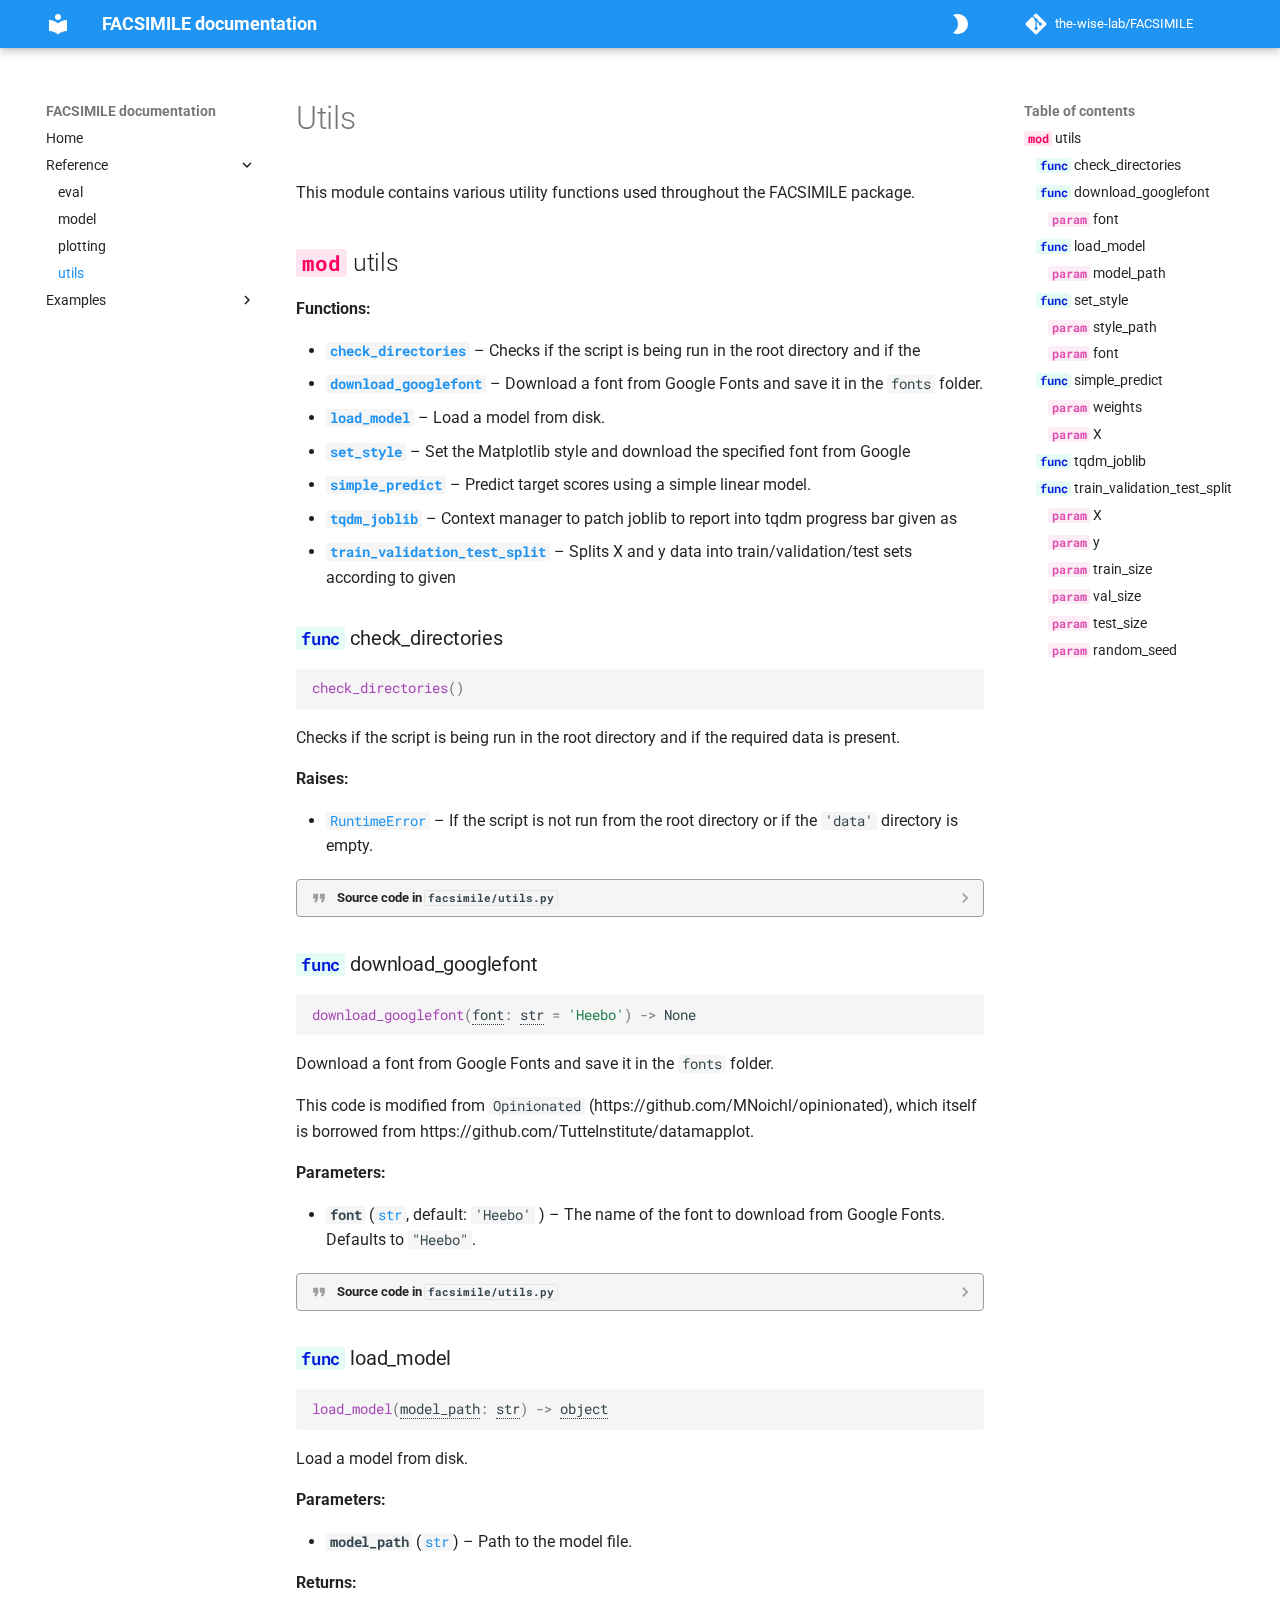
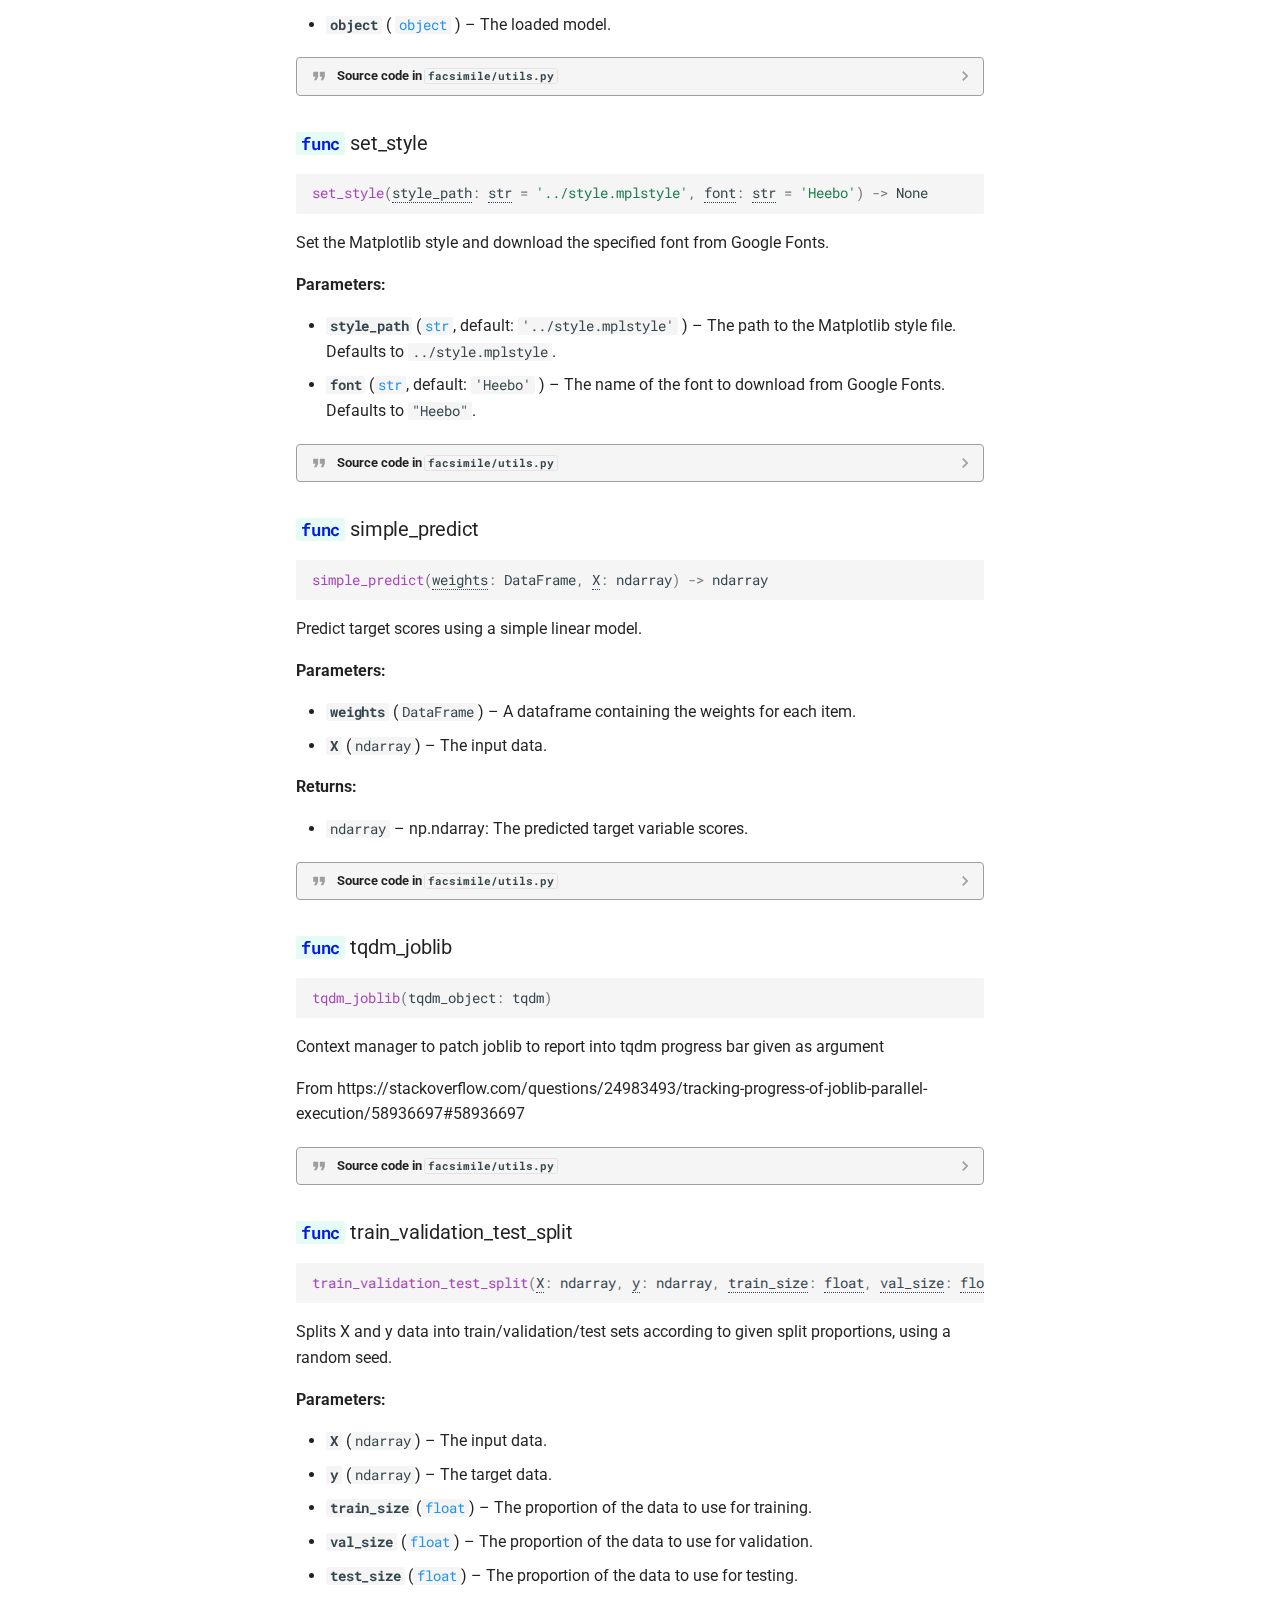
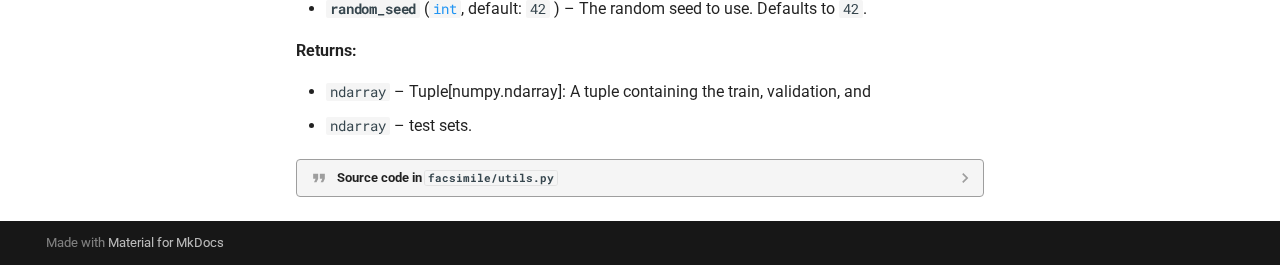
<file: reference/utils/index.html>
<!doctype html>
<html lang="en" class="no-js">
  <head>
    
      <meta charset="utf-8">
      <meta name="viewport" content="width=device-width,initial-scale=1">
      
      
      
      
        <link rel="prev" href="../plotting/">
      
      
        <link rel="next" href="../../examples/tutorial/">
      
      
      <link rel="icon" href="../../assets/images/favicon.png">
      <meta name="generator" content="mkdocs-1.5.3, mkdocs-material-9.5.17">
    
    
      
        <title>utils - FACSIMILE documentation</title>
      
    
    
      <link rel="stylesheet" href="../../assets/stylesheets/main.bcfcd587.min.css">
      
        
        <link rel="stylesheet" href="../../assets/stylesheets/palette.06af60db.min.css">
      
      


    
    
      
    
    
      
        
        
        <link rel="preconnect" href="https://fonts.gstatic.com" crossorigin>
        <link rel="stylesheet" href="https://fonts.googleapis.com/css?family=Roboto:300,300i,400,400i,700,700i%7CRoboto+Mono:400,400i,700,700i&display=fallback">
        <style>:root{--md-text-font:"Roboto";--md-code-font:"Roboto Mono"}</style>
      
    
    
      <link rel="stylesheet" href="../../assets/_mkdocstrings.css">
    
      <link rel="stylesheet" href="../../css/mkdocstrings.css">
    
    <script>__md_scope=new URL("../..",location),__md_hash=e=>[...e].reduce((e,_)=>(e<<5)-e+_.charCodeAt(0),0),__md_get=(e,_=localStorage,t=__md_scope)=>JSON.parse(_.getItem(t.pathname+"."+e)),__md_set=(e,_,t=localStorage,a=__md_scope)=>{try{t.setItem(a.pathname+"."+e,JSON.stringify(_))}catch(e){}}</script>
    
      

    
    
    
  </head>
  
  
    
    
      
    
    
    
    
    <body dir="ltr" data-md-color-scheme="default" data-md-color-primary="blue" data-md-color-accent="indigo">
  
    
    <input class="md-toggle" data-md-toggle="drawer" type="checkbox" id="__drawer" autocomplete="off">
    <input class="md-toggle" data-md-toggle="search" type="checkbox" id="__search" autocomplete="off">
    <label class="md-overlay" for="__drawer"></label>
    <div data-md-component="skip">
      
        
        <a href="#utils" class="md-skip">
          Skip to content
        </a>
      
    </div>
    <div data-md-component="announce">
      
    </div>
    
    
      

  

<header class="md-header md-header--shadow" data-md-component="header">
  <nav class="md-header__inner md-grid" aria-label="Header">
    <a href="../.." title="FACSIMILE documentation" class="md-header__button md-logo" aria-label="FACSIMILE documentation" data-md-component="logo">
      
  
  <svg xmlns="http://www.w3.org/2000/svg" viewBox="0 0 24 24"><path d="M12 8a3 3 0 0 0 3-3 3 3 0 0 0-3-3 3 3 0 0 0-3 3 3 3 0 0 0 3 3m0 3.54C9.64 9.35 6.5 8 3 8v11c3.5 0 6.64 1.35 9 3.54 2.36-2.19 5.5-3.54 9-3.54V8c-3.5 0-6.64 1.35-9 3.54Z"/></svg>

    </a>
    <label class="md-header__button md-icon" for="__drawer">
      
      <svg xmlns="http://www.w3.org/2000/svg" viewBox="0 0 24 24"><path d="M3 6h18v2H3V6m0 5h18v2H3v-2m0 5h18v2H3v-2Z"/></svg>
    </label>
    <div class="md-header__title" data-md-component="header-title">
      <div class="md-header__ellipsis">
        <div class="md-header__topic">
          <span class="md-ellipsis">
            FACSIMILE documentation
          </span>
        </div>
        <div class="md-header__topic" data-md-component="header-topic">
          <span class="md-ellipsis">
            
              utils
            
          </span>
        </div>
      </div>
    </div>
    
      
        <form class="md-header__option" data-md-component="palette">
  
    
    
    
    <input class="md-option" data-md-color-media="" data-md-color-scheme="default" data-md-color-primary="blue" data-md-color-accent="indigo"  aria-label="Switch to dark mode"  type="radio" name="__palette" id="__palette_0">
    
      <label class="md-header__button md-icon" title="Switch to dark mode" for="__palette_1" hidden>
        <svg xmlns="http://www.w3.org/2000/svg" viewBox="0 0 24 24"><path d="M10 2c-1.82 0-3.53.5-5 1.35C8 5.08 10 8.3 10 12s-2 6.92-5 8.65C6.47 21.5 8.18 22 10 22a10 10 0 0 0 10-10A10 10 0 0 0 10 2Z"/></svg>
      </label>
    
  
    
    
    
    <input class="md-option" data-md-color-media="" data-md-color-scheme="slate" data-md-color-primary="blue" data-md-color-accent="indigo"  aria-label="Switch to light mode"  type="radio" name="__palette" id="__palette_1">
    
      <label class="md-header__button md-icon" title="Switch to light mode" for="__palette_0" hidden>
        <svg xmlns="http://www.w3.org/2000/svg" viewBox="0 0 24 24"><path d="M12 18c-.89 0-1.74-.2-2.5-.55C11.56 16.5 13 14.42 13 12c0-2.42-1.44-4.5-3.5-5.45C10.26 6.2 11.11 6 12 6a6 6 0 0 1 6 6 6 6 0 0 1-6 6m8-9.31V4h-4.69L12 .69 8.69 4H4v4.69L.69 12 4 15.31V20h4.69L12 23.31 15.31 20H20v-4.69L23.31 12 20 8.69Z"/></svg>
      </label>
    
  
</form>
      
    
    
      <script>var media,input,key,value,palette=__md_get("__palette");if(palette&&palette.color){"(prefers-color-scheme)"===palette.color.media&&(media=matchMedia("(prefers-color-scheme: light)"),input=document.querySelector(media.matches?"[data-md-color-media='(prefers-color-scheme: light)']":"[data-md-color-media='(prefers-color-scheme: dark)']"),palette.color.media=input.getAttribute("data-md-color-media"),palette.color.scheme=input.getAttribute("data-md-color-scheme"),palette.color.primary=input.getAttribute("data-md-color-primary"),palette.color.accent=input.getAttribute("data-md-color-accent"));for([key,value]of Object.entries(palette.color))document.body.setAttribute("data-md-color-"+key,value)}</script>
    
    
    
    
      <div class="md-header__source">
        <a href="https://github.com/the-wise-lab/FACSIMILE" title="Go to repository" class="md-source" data-md-component="source">
  <div class="md-source__icon md-icon">
    
    <svg xmlns="http://www.w3.org/2000/svg" viewBox="0 0 448 512"><!--! Font Awesome Free 6.5.1 by @fontawesome - https://fontawesome.com License - https://fontawesome.com/license/free (Icons: CC BY 4.0, Fonts: SIL OFL 1.1, Code: MIT License) Copyright 2023 Fonticons, Inc.--><path d="M439.55 236.05 244 40.45a28.87 28.87 0 0 0-40.81 0l-40.66 40.63 51.52 51.52c27.06-9.14 52.68 16.77 43.39 43.68l49.66 49.66c34.23-11.8 61.18 31 35.47 56.69-26.49 26.49-70.21-2.87-56-37.34L240.22 199v121.85c25.3 12.54 22.26 41.85 9.08 55a34.34 34.34 0 0 1-48.55 0c-17.57-17.6-11.07-46.91 11.25-56v-123c-20.8-8.51-24.6-30.74-18.64-45L142.57 101 8.45 235.14a28.86 28.86 0 0 0 0 40.81l195.61 195.6a28.86 28.86 0 0 0 40.8 0l194.69-194.69a28.86 28.86 0 0 0 0-40.81z"/></svg>
  </div>
  <div class="md-source__repository">
    the-wise-lab/FACSIMILE
  </div>
</a>
      </div>
    
  </nav>
  
</header>
    
    <div class="md-container" data-md-component="container">
      
      
        
          
        
      
      <main class="md-main" data-md-component="main">
        <div class="md-main__inner md-grid">
          
            
              
              <div class="md-sidebar md-sidebar--primary" data-md-component="sidebar" data-md-type="navigation" >
                <div class="md-sidebar__scrollwrap">
                  <div class="md-sidebar__inner">
                    



<nav class="md-nav md-nav--primary" aria-label="Navigation" data-md-level="0">
  <label class="md-nav__title" for="__drawer">
    <a href="../.." title="FACSIMILE documentation" class="md-nav__button md-logo" aria-label="FACSIMILE documentation" data-md-component="logo">
      
  
  <svg xmlns="http://www.w3.org/2000/svg" viewBox="0 0 24 24"><path d="M12 8a3 3 0 0 0 3-3 3 3 0 0 0-3-3 3 3 0 0 0-3 3 3 3 0 0 0 3 3m0 3.54C9.64 9.35 6.5 8 3 8v11c3.5 0 6.64 1.35 9 3.54 2.36-2.19 5.5-3.54 9-3.54V8c-3.5 0-6.64 1.35-9 3.54Z"/></svg>

    </a>
    FACSIMILE documentation
  </label>
  
    <div class="md-nav__source">
      <a href="https://github.com/the-wise-lab/FACSIMILE" title="Go to repository" class="md-source" data-md-component="source">
  <div class="md-source__icon md-icon">
    
    <svg xmlns="http://www.w3.org/2000/svg" viewBox="0 0 448 512"><!--! Font Awesome Free 6.5.1 by @fontawesome - https://fontawesome.com License - https://fontawesome.com/license/free (Icons: CC BY 4.0, Fonts: SIL OFL 1.1, Code: MIT License) Copyright 2023 Fonticons, Inc.--><path d="M439.55 236.05 244 40.45a28.87 28.87 0 0 0-40.81 0l-40.66 40.63 51.52 51.52c27.06-9.14 52.68 16.77 43.39 43.68l49.66 49.66c34.23-11.8 61.18 31 35.47 56.69-26.49 26.49-70.21-2.87-56-37.34L240.22 199v121.85c25.3 12.54 22.26 41.85 9.08 55a34.34 34.34 0 0 1-48.55 0c-17.57-17.6-11.07-46.91 11.25-56v-123c-20.8-8.51-24.6-30.74-18.64-45L142.57 101 8.45 235.14a28.86 28.86 0 0 0 0 40.81l195.61 195.6a28.86 28.86 0 0 0 40.8 0l194.69-194.69a28.86 28.86 0 0 0 0-40.81z"/></svg>
  </div>
  <div class="md-source__repository">
    the-wise-lab/FACSIMILE
  </div>
</a>
    </div>
  
  <ul class="md-nav__list" data-md-scrollfix>
    
      
      
  
  
  
  
    <li class="md-nav__item">
      <a href="../.." class="md-nav__link">
        
  
  <span class="md-ellipsis">
    Home
  </span>
  

      </a>
    </li>
  

    
      
      
  
  
    
  
  
  
    
    
    
    
    <li class="md-nav__item md-nav__item--active md-nav__item--nested">
      
        
        
        <input class="md-nav__toggle md-toggle " type="checkbox" id="__nav_2" checked>
        
          
          <label class="md-nav__link" for="__nav_2" id="__nav_2_label" tabindex="0">
            
  
  <span class="md-ellipsis">
    Reference
  </span>
  

            <span class="md-nav__icon md-icon"></span>
          </label>
        
        <nav class="md-nav" data-md-level="1" aria-labelledby="__nav_2_label" aria-expanded="true">
          <label class="md-nav__title" for="__nav_2">
            <span class="md-nav__icon md-icon"></span>
            Reference
          </label>
          <ul class="md-nav__list" data-md-scrollfix>
            
              
                
  
  
  
  
    <li class="md-nav__item">
      <a href="../eval/" class="md-nav__link">
        
  
  <span class="md-ellipsis">
    eval
  </span>
  

      </a>
    </li>
  

              
            
              
                
  
  
  
  
    <li class="md-nav__item">
      <a href="../model/" class="md-nav__link">
        
  
  <span class="md-ellipsis">
    model
  </span>
  

      </a>
    </li>
  

              
            
              
                
  
  
  
  
    <li class="md-nav__item">
      <a href="../plotting/" class="md-nav__link">
        
  
  <span class="md-ellipsis">
    plotting
  </span>
  

      </a>
    </li>
  

              
            
              
                
  
  
    
  
  
  
    <li class="md-nav__item md-nav__item--active">
      
      <input class="md-nav__toggle md-toggle" type="checkbox" id="__toc">
      
      
        
      
      
        <label class="md-nav__link md-nav__link--active" for="__toc">
          
  
  <span class="md-ellipsis">
    utils
  </span>
  

          <span class="md-nav__icon md-icon"></span>
        </label>
      
      <a href="./" class="md-nav__link md-nav__link--active">
        
  
  <span class="md-ellipsis">
    utils
  </span>
  

      </a>
      
        

<nav class="md-nav md-nav--secondary" aria-label="Table of contents">
  
  
  
    
  
  
    <label class="md-nav__title" for="__toc">
      <span class="md-nav__icon md-icon"></span>
      Table of contents
    </label>
    <ul class="md-nav__list" data-md-component="toc" data-md-scrollfix>
      
        <li class="md-nav__item">
  <a href="#facsimile.utils" class="md-nav__link">
    <span class="md-ellipsis">
      <code class="doc-symbol doc-symbol-toc doc-symbol-module"></code>&nbsp;utils
    </span>
  </a>
  
    <nav class="md-nav" aria-label=" utils">
      <ul class="md-nav__list">
        
          <li class="md-nav__item">
  <a href="#facsimile.utils.check_directories" class="md-nav__link">
    <span class="md-ellipsis">
      <code class="doc-symbol doc-symbol-toc doc-symbol-function"></code>&nbsp;check_directories
    </span>
  </a>
  
</li>
        
          <li class="md-nav__item">
  <a href="#facsimile.utils.download_googlefont" class="md-nav__link">
    <span class="md-ellipsis">
      <code class="doc-symbol doc-symbol-toc doc-symbol-function"></code>&nbsp;download_googlefont
    </span>
  </a>
  
    <nav class="md-nav" aria-label=" download_googlefont">
      <ul class="md-nav__list">
        
          <li class="md-nav__item">
  <a href="#facsimile.utils.download_googlefont(font)" class="md-nav__link">
    <span class="md-ellipsis">
      <code class="doc-symbol doc-symbol-toc doc-symbol-parameter"></code>&nbsp;font
    </span>
  </a>
  
</li>
        
      </ul>
    </nav>
  
</li>
        
          <li class="md-nav__item">
  <a href="#facsimile.utils.load_model" class="md-nav__link">
    <span class="md-ellipsis">
      <code class="doc-symbol doc-symbol-toc doc-symbol-function"></code>&nbsp;load_model
    </span>
  </a>
  
    <nav class="md-nav" aria-label=" load_model">
      <ul class="md-nav__list">
        
          <li class="md-nav__item">
  <a href="#facsimile.utils.load_model(model_path)" class="md-nav__link">
    <span class="md-ellipsis">
      <code class="doc-symbol doc-symbol-toc doc-symbol-parameter"></code>&nbsp;model_path
    </span>
  </a>
  
</li>
        
      </ul>
    </nav>
  
</li>
        
          <li class="md-nav__item">
  <a href="#facsimile.utils.set_style" class="md-nav__link">
    <span class="md-ellipsis">
      <code class="doc-symbol doc-symbol-toc doc-symbol-function"></code>&nbsp;set_style
    </span>
  </a>
  
    <nav class="md-nav" aria-label=" set_style">
      <ul class="md-nav__list">
        
          <li class="md-nav__item">
  <a href="#facsimile.utils.set_style(style_path)" class="md-nav__link">
    <span class="md-ellipsis">
      <code class="doc-symbol doc-symbol-toc doc-symbol-parameter"></code>&nbsp;style_path
    </span>
  </a>
  
</li>
        
          <li class="md-nav__item">
  <a href="#facsimile.utils.set_style(font)" class="md-nav__link">
    <span class="md-ellipsis">
      <code class="doc-symbol doc-symbol-toc doc-symbol-parameter"></code>&nbsp;font
    </span>
  </a>
  
</li>
        
      </ul>
    </nav>
  
</li>
        
          <li class="md-nav__item">
  <a href="#facsimile.utils.simple_predict" class="md-nav__link">
    <span class="md-ellipsis">
      <code class="doc-symbol doc-symbol-toc doc-symbol-function"></code>&nbsp;simple_predict
    </span>
  </a>
  
    <nav class="md-nav" aria-label=" simple_predict">
      <ul class="md-nav__list">
        
          <li class="md-nav__item">
  <a href="#facsimile.utils.simple_predict(weights)" class="md-nav__link">
    <span class="md-ellipsis">
      <code class="doc-symbol doc-symbol-toc doc-symbol-parameter"></code>&nbsp;weights
    </span>
  </a>
  
</li>
        
          <li class="md-nav__item">
  <a href="#facsimile.utils.simple_predict(X)" class="md-nav__link">
    <span class="md-ellipsis">
      <code class="doc-symbol doc-symbol-toc doc-symbol-parameter"></code>&nbsp;X
    </span>
  </a>
  
</li>
        
      </ul>
    </nav>
  
</li>
        
          <li class="md-nav__item">
  <a href="#facsimile.utils.tqdm_joblib" class="md-nav__link">
    <span class="md-ellipsis">
      <code class="doc-symbol doc-symbol-toc doc-symbol-function"></code>&nbsp;tqdm_joblib
    </span>
  </a>
  
</li>
        
          <li class="md-nav__item">
  <a href="#facsimile.utils.train_validation_test_split" class="md-nav__link">
    <span class="md-ellipsis">
      <code class="doc-symbol doc-symbol-toc doc-symbol-function"></code>&nbsp;train_validation_test_split
    </span>
  </a>
  
    <nav class="md-nav" aria-label=" train_validation_test_split">
      <ul class="md-nav__list">
        
          <li class="md-nav__item">
  <a href="#facsimile.utils.train_validation_test_split(X)" class="md-nav__link">
    <span class="md-ellipsis">
      <code class="doc-symbol doc-symbol-toc doc-symbol-parameter"></code>&nbsp;X
    </span>
  </a>
  
</li>
        
          <li class="md-nav__item">
  <a href="#facsimile.utils.train_validation_test_split(y)" class="md-nav__link">
    <span class="md-ellipsis">
      <code class="doc-symbol doc-symbol-toc doc-symbol-parameter"></code>&nbsp;y
    </span>
  </a>
  
</li>
        
          <li class="md-nav__item">
  <a href="#facsimile.utils.train_validation_test_split(train_size)" class="md-nav__link">
    <span class="md-ellipsis">
      <code class="doc-symbol doc-symbol-toc doc-symbol-parameter"></code>&nbsp;train_size
    </span>
  </a>
  
</li>
        
          <li class="md-nav__item">
  <a href="#facsimile.utils.train_validation_test_split(val_size)" class="md-nav__link">
    <span class="md-ellipsis">
      <code class="doc-symbol doc-symbol-toc doc-symbol-parameter"></code>&nbsp;val_size
    </span>
  </a>
  
</li>
        
          <li class="md-nav__item">
  <a href="#facsimile.utils.train_validation_test_split(test_size)" class="md-nav__link">
    <span class="md-ellipsis">
      <code class="doc-symbol doc-symbol-toc doc-symbol-parameter"></code>&nbsp;test_size
    </span>
  </a>
  
</li>
        
          <li class="md-nav__item">
  <a href="#facsimile.utils.train_validation_test_split(random_seed)" class="md-nav__link">
    <span class="md-ellipsis">
      <code class="doc-symbol doc-symbol-toc doc-symbol-parameter"></code>&nbsp;random_seed
    </span>
  </a>
  
</li>
        
      </ul>
    </nav>
  
</li>
        
      </ul>
    </nav>
  
</li>
      
    </ul>
  
</nav>
      
    </li>
  

              
            
          </ul>
        </nav>
      
    </li>
  

    
      
      
  
  
  
  
    
    
    
    
    <li class="md-nav__item md-nav__item--nested">
      
        
        
        <input class="md-nav__toggle md-toggle " type="checkbox" id="__nav_3" >
        
          
          <label class="md-nav__link" for="__nav_3" id="__nav_3_label" tabindex="0">
            
  
  <span class="md-ellipsis">
    Examples
  </span>
  

            <span class="md-nav__icon md-icon"></span>
          </label>
        
        <nav class="md-nav" data-md-level="1" aria-labelledby="__nav_3_label" aria-expanded="false">
          <label class="md-nav__title" for="__nav_3">
            <span class="md-nav__icon md-icon"></span>
            Examples
          </label>
          <ul class="md-nav__list" data-md-scrollfix>
            
              
                
  
  
  
  
    <li class="md-nav__item">
      <a href="../../examples/tutorial/" class="md-nav__link">
        
  
  <span class="md-ellipsis">
    Using FACSIMILE to generate a reduced set of tems for predicting factor scores
  </span>
  

      </a>
    </li>
  

              
            
              
                
  
  
  
  
    <li class="md-nav__item">
      <a href="../../examples/sticsa_example/" class="md-nav__link">
        
  
  <span class="md-ellipsis">
    FACSIMILE usage examples
  </span>
  

      </a>
    </li>
  

              
            
          </ul>
        </nav>
      
    </li>
  

    
  </ul>
</nav>
                  </div>
                </div>
              </div>
            
            
              
              <div class="md-sidebar md-sidebar--secondary" data-md-component="sidebar" data-md-type="toc" >
                <div class="md-sidebar__scrollwrap">
                  <div class="md-sidebar__inner">
                    

<nav class="md-nav md-nav--secondary" aria-label="Table of contents">
  
  
  
    
  
  
    <label class="md-nav__title" for="__toc">
      <span class="md-nav__icon md-icon"></span>
      Table of contents
    </label>
    <ul class="md-nav__list" data-md-component="toc" data-md-scrollfix>
      
        <li class="md-nav__item">
  <a href="#facsimile.utils" class="md-nav__link">
    <span class="md-ellipsis">
      <code class="doc-symbol doc-symbol-toc doc-symbol-module"></code>&nbsp;utils
    </span>
  </a>
  
    <nav class="md-nav" aria-label=" utils">
      <ul class="md-nav__list">
        
          <li class="md-nav__item">
  <a href="#facsimile.utils.check_directories" class="md-nav__link">
    <span class="md-ellipsis">
      <code class="doc-symbol doc-symbol-toc doc-symbol-function"></code>&nbsp;check_directories
    </span>
  </a>
  
</li>
        
          <li class="md-nav__item">
  <a href="#facsimile.utils.download_googlefont" class="md-nav__link">
    <span class="md-ellipsis">
      <code class="doc-symbol doc-symbol-toc doc-symbol-function"></code>&nbsp;download_googlefont
    </span>
  </a>
  
    <nav class="md-nav" aria-label=" download_googlefont">
      <ul class="md-nav__list">
        
          <li class="md-nav__item">
  <a href="#facsimile.utils.download_googlefont(font)" class="md-nav__link">
    <span class="md-ellipsis">
      <code class="doc-symbol doc-symbol-toc doc-symbol-parameter"></code>&nbsp;font
    </span>
  </a>
  
</li>
        
      </ul>
    </nav>
  
</li>
        
          <li class="md-nav__item">
  <a href="#facsimile.utils.load_model" class="md-nav__link">
    <span class="md-ellipsis">
      <code class="doc-symbol doc-symbol-toc doc-symbol-function"></code>&nbsp;load_model
    </span>
  </a>
  
    <nav class="md-nav" aria-label=" load_model">
      <ul class="md-nav__list">
        
          <li class="md-nav__item">
  <a href="#facsimile.utils.load_model(model_path)" class="md-nav__link">
    <span class="md-ellipsis">
      <code class="doc-symbol doc-symbol-toc doc-symbol-parameter"></code>&nbsp;model_path
    </span>
  </a>
  
</li>
        
      </ul>
    </nav>
  
</li>
        
          <li class="md-nav__item">
  <a href="#facsimile.utils.set_style" class="md-nav__link">
    <span class="md-ellipsis">
      <code class="doc-symbol doc-symbol-toc doc-symbol-function"></code>&nbsp;set_style
    </span>
  </a>
  
    <nav class="md-nav" aria-label=" set_style">
      <ul class="md-nav__list">
        
          <li class="md-nav__item">
  <a href="#facsimile.utils.set_style(style_path)" class="md-nav__link">
    <span class="md-ellipsis">
      <code class="doc-symbol doc-symbol-toc doc-symbol-parameter"></code>&nbsp;style_path
    </span>
  </a>
  
</li>
        
          <li class="md-nav__item">
  <a href="#facsimile.utils.set_style(font)" class="md-nav__link">
    <span class="md-ellipsis">
      <code class="doc-symbol doc-symbol-toc doc-symbol-parameter"></code>&nbsp;font
    </span>
  </a>
  
</li>
        
      </ul>
    </nav>
  
</li>
        
          <li class="md-nav__item">
  <a href="#facsimile.utils.simple_predict" class="md-nav__link">
    <span class="md-ellipsis">
      <code class="doc-symbol doc-symbol-toc doc-symbol-function"></code>&nbsp;simple_predict
    </span>
  </a>
  
    <nav class="md-nav" aria-label=" simple_predict">
      <ul class="md-nav__list">
        
          <li class="md-nav__item">
  <a href="#facsimile.utils.simple_predict(weights)" class="md-nav__link">
    <span class="md-ellipsis">
      <code class="doc-symbol doc-symbol-toc doc-symbol-parameter"></code>&nbsp;weights
    </span>
  </a>
  
</li>
        
          <li class="md-nav__item">
  <a href="#facsimile.utils.simple_predict(X)" class="md-nav__link">
    <span class="md-ellipsis">
      <code class="doc-symbol doc-symbol-toc doc-symbol-parameter"></code>&nbsp;X
    </span>
  </a>
  
</li>
        
      </ul>
    </nav>
  
</li>
        
          <li class="md-nav__item">
  <a href="#facsimile.utils.tqdm_joblib" class="md-nav__link">
    <span class="md-ellipsis">
      <code class="doc-symbol doc-symbol-toc doc-symbol-function"></code>&nbsp;tqdm_joblib
    </span>
  </a>
  
</li>
        
          <li class="md-nav__item">
  <a href="#facsimile.utils.train_validation_test_split" class="md-nav__link">
    <span class="md-ellipsis">
      <code class="doc-symbol doc-symbol-toc doc-symbol-function"></code>&nbsp;train_validation_test_split
    </span>
  </a>
  
    <nav class="md-nav" aria-label=" train_validation_test_split">
      <ul class="md-nav__list">
        
          <li class="md-nav__item">
  <a href="#facsimile.utils.train_validation_test_split(X)" class="md-nav__link">
    <span class="md-ellipsis">
      <code class="doc-symbol doc-symbol-toc doc-symbol-parameter"></code>&nbsp;X
    </span>
  </a>
  
</li>
        
          <li class="md-nav__item">
  <a href="#facsimile.utils.train_validation_test_split(y)" class="md-nav__link">
    <span class="md-ellipsis">
      <code class="doc-symbol doc-symbol-toc doc-symbol-parameter"></code>&nbsp;y
    </span>
  </a>
  
</li>
        
          <li class="md-nav__item">
  <a href="#facsimile.utils.train_validation_test_split(train_size)" class="md-nav__link">
    <span class="md-ellipsis">
      <code class="doc-symbol doc-symbol-toc doc-symbol-parameter"></code>&nbsp;train_size
    </span>
  </a>
  
</li>
        
          <li class="md-nav__item">
  <a href="#facsimile.utils.train_validation_test_split(val_size)" class="md-nav__link">
    <span class="md-ellipsis">
      <code class="doc-symbol doc-symbol-toc doc-symbol-parameter"></code>&nbsp;val_size
    </span>
  </a>
  
</li>
        
          <li class="md-nav__item">
  <a href="#facsimile.utils.train_validation_test_split(test_size)" class="md-nav__link">
    <span class="md-ellipsis">
      <code class="doc-symbol doc-symbol-toc doc-symbol-parameter"></code>&nbsp;test_size
    </span>
  </a>
  
</li>
        
          <li class="md-nav__item">
  <a href="#facsimile.utils.train_validation_test_split(random_seed)" class="md-nav__link">
    <span class="md-ellipsis">
      <code class="doc-symbol doc-symbol-toc doc-symbol-parameter"></code>&nbsp;random_seed
    </span>
  </a>
  
</li>
        
      </ul>
    </nav>
  
</li>
        
      </ul>
    </nav>
  
</li>
      
    </ul>
  
</nav>
                  </div>
                </div>
              </div>
            
          
          
            <div class="md-content" data-md-component="content">
              <article class="md-content__inner md-typeset">
                
                  

  
  


<h1 id="utils">Utils</h1>
<p>This module contains various utility functions used throughout the FACSIMILE package.</p>


<div class="doc doc-object doc-module">



<h2 id="facsimile.utils" class="doc doc-heading">
<code class="doc-symbol doc-symbol-heading doc-symbol-module"></code>            <span class="doc doc-object-name doc-module-name">utils</span>


</h2>

    <div class="doc doc-contents first">









<p><span class="doc-section-title">Functions:</span></p>
    <ul>
          <li class="doc-section-item field-body">
            <b><code><a class="autorefs autorefs-internal" title="facsimile.utils.check_directories" href="#facsimile.utils.check_directories">check_directories</a></code></b>
            –
            <div class="doc-md-description">
              <p>Checks if the script is being run in the root directory and if the</p>
            </div>
          </li>
          <li class="doc-section-item field-body">
            <b><code><a class="autorefs autorefs-internal" title="facsimile.utils.download_googlefont" href="#facsimile.utils.download_googlefont">download_googlefont</a></code></b>
            –
            <div class="doc-md-description">
              <p>Download a font from Google Fonts and save it in the <code>fonts</code> folder.</p>
            </div>
          </li>
          <li class="doc-section-item field-body">
            <b><code><a class="autorefs autorefs-internal" title="facsimile.utils.load_model" href="#facsimile.utils.load_model">load_model</a></code></b>
            –
            <div class="doc-md-description">
              <p>Load a model from disk.</p>
            </div>
          </li>
          <li class="doc-section-item field-body">
            <b><code><a class="autorefs autorefs-internal" title="facsimile.utils.set_style" href="#facsimile.utils.set_style">set_style</a></code></b>
            –
            <div class="doc-md-description">
              <p>Set the Matplotlib style and download the specified font from Google</p>
            </div>
          </li>
          <li class="doc-section-item field-body">
            <b><code><a class="autorefs autorefs-internal" title="facsimile.utils.simple_predict" href="#facsimile.utils.simple_predict">simple_predict</a></code></b>
            –
            <div class="doc-md-description">
              <p>Predict target scores using a simple linear model.</p>
            </div>
          </li>
          <li class="doc-section-item field-body">
            <b><code><a class="autorefs autorefs-internal" title="facsimile.utils.tqdm_joblib" href="#facsimile.utils.tqdm_joblib">tqdm_joblib</a></code></b>
            –
            <div class="doc-md-description">
              <p>Context manager to patch joblib to report into tqdm progress bar given as</p>
            </div>
          </li>
          <li class="doc-section-item field-body">
            <b><code><a class="autorefs autorefs-internal" title="facsimile.utils.train_validation_test_split" href="#facsimile.utils.train_validation_test_split">train_validation_test_split</a></code></b>
            –
            <div class="doc-md-description">
              <p>Splits X and y data into train/validation/test sets according to given</p>
            </div>
          </li>
    </ul>





  <div class="doc doc-children">









<div class="doc doc-object doc-function">


<h3 id="facsimile.utils.check_directories" class="doc doc-heading">
<code class="doc-symbol doc-symbol-heading doc-symbol-function"></code>            <span class="doc doc-object-name doc-function-name">check_directories</span>


</h3>
<div class="doc-signature highlight"><pre><span></span><code><span class="nf">check_directories</span><span class="p">()</span>
</code></pre></div>

    <div class="doc doc-contents ">

        <p>Checks if the script is being run in the root directory and if the
required data is present.</p>


<p><span class="doc-section-title">Raises:</span></p>
    <ul>
        <li class="doc-section-item field-body">
              <code><a class="autorefs autorefs-external" href="https://docs.python.org/3/library/exceptions.html#RuntimeError">RuntimeError</a></code>
            –
          <div class="doc-md-description">
            <p>If the script is not run from the root directory
or if the <code>'data'</code> directory is empty.</p>
          </div>
        </li>
    </ul>

            <details class="quote">
              <summary>Source code in <code>facsimile/utils.py</code></summary>
              <div class="highlight"><table class="highlighttable"><tr><td class="linenos"><div class="linenodiv"><pre><span></span><span class="normal">136</span>
<span class="normal">137</span>
<span class="normal">138</span>
<span class="normal">139</span>
<span class="normal">140</span>
<span class="normal">141</span>
<span class="normal">142</span>
<span class="normal">143</span>
<span class="normal">144</span>
<span class="normal">145</span>
<span class="normal">146</span>
<span class="normal">147</span>
<span class="normal">148</span>
<span class="normal">149</span>
<span class="normal">150</span>
<span class="normal">151</span>
<span class="normal">152</span>
<span class="normal">153</span>
<span class="normal">154</span>
<span class="normal">155</span>
<span class="normal">156</span>
<span class="normal">157</span>
<span class="normal">158</span>
<span class="normal">159</span>
<span class="normal">160</span>
<span class="normal">161</span>
<span class="normal">162</span>
<span class="normal">163</span>
<span class="normal">164</span>
<span class="normal">165</span>
<span class="normal">166</span>
<span class="normal">167</span>
<span class="normal">168</span></pre></div></td><td class="code"><div><pre><span></span><code><span class="k">def</span> <span class="nf">check_directories</span><span class="p">():</span>
<span class="w">    </span><span class="sd">&quot;&quot;&quot;</span>
<span class="sd">    Checks if the script is being run in the root directory and if the</span>
<span class="sd">    required data is present.</span>

<span class="sd">    Raises:</span>
<span class="sd">        RuntimeError: If the script is not run from the root directory</span>
<span class="sd">            or if the `&#39;data&#39;` directory is empty.</span>
<span class="sd">    &quot;&quot;&quot;</span>
    <span class="c1"># Check if the &#39;notebooks&#39; directory exists</span>
    <span class="k">if</span> <span class="ow">not</span> <span class="n">os</span><span class="o">.</span><span class="n">path</span><span class="o">.</span><span class="n">isdir</span><span class="p">(</span><span class="s2">&quot;docs&quot;</span><span class="p">):</span>
        <span class="c1"># If we&#39;re currently in a subdirectory of the &quot;notebooks&quot;, move</span>
        <span class="c1"># two directories up</span>
        <span class="k">if</span> <span class="n">os</span><span class="o">.</span><span class="n">path</span><span class="o">.</span><span class="n">isdir</span><span class="p">(</span><span class="s2">&quot;../examples&quot;</span><span class="p">):</span>
            <span class="nb">print</span><span class="p">(</span><span class="s2">&quot;Changing directory to root directory of repository...&quot;</span><span class="p">)</span>
            <span class="n">os</span><span class="o">.</span><span class="n">chdir</span><span class="p">(</span><span class="s2">&quot;../..&quot;</span><span class="p">)</span>
        <span class="k">else</span><span class="p">:</span>
            <span class="k">raise</span> <span class="ne">RuntimeError</span><span class="p">(</span>
                <span class="s2">&quot;You must run this notebook from the root directory of the &quot;</span>
                <span class="s2">&quot;repository, otherwise paths will break. You are currently &quot;</span>
                <span class="s2">&quot;in </span><span class="si">{}</span><span class="s2">&quot;</span><span class="o">.</span><span class="n">format</span><span class="p">(</span><span class="n">os</span><span class="o">.</span><span class="n">getcwd</span><span class="p">())</span>
            <span class="p">)</span>

    <span class="c1"># Check if the &#39;data&#39; directory exists and is not empty</span>
    <span class="k">if</span> <span class="ow">not</span> <span class="n">os</span><span class="o">.</span><span class="n">path</span><span class="o">.</span><span class="n">isdir</span><span class="p">(</span><span class="s2">&quot;data&quot;</span><span class="p">)</span> <span class="ow">or</span> <span class="nb">len</span><span class="p">(</span><span class="n">os</span><span class="o">.</span><span class="n">listdir</span><span class="p">(</span><span class="s2">&quot;data&quot;</span><span class="p">))</span> <span class="o">==</span> <span class="mi">0</span><span class="p">:</span>
        <span class="k">raise</span> <span class="ne">RuntimeError</span><span class="p">(</span>
            <span class="s2">&quot;You must download the data files from OSF and place them in the &quot;</span>
            <span class="s2">&quot;/data directory before running this notebook.&quot;</span>
        <span class="p">)</span>

    <span class="c1"># Check if the &#39;figures&#39; directory exists and create it if not</span>
    <span class="k">if</span> <span class="ow">not</span> <span class="n">os</span><span class="o">.</span><span class="n">path</span><span class="o">.</span><span class="n">isdir</span><span class="p">(</span><span class="s2">&quot;figures&quot;</span><span class="p">):</span>
        <span class="n">os</span><span class="o">.</span><span class="n">mkdir</span><span class="p">(</span><span class="s2">&quot;figures&quot;</span><span class="p">)</span>
</code></pre></div></td></tr></table></div>
            </details>
    </div>

</div>

<div class="doc doc-object doc-function">


<h3 id="facsimile.utils.download_googlefont" class="doc doc-heading">
<code class="doc-symbol doc-symbol-heading doc-symbol-function"></code>            <span class="doc doc-object-name doc-function-name">download_googlefont</span>


</h3>
<div class="doc-signature highlight"><pre><span></span><code><span class="nf">download_googlefont</span><span class="p">(</span><span class="n"><a class="autorefs autorefs-internal" href="#facsimile.utils.download_googlefont(font)">font</a></span><span class="p">:</span> <span class="n"><a class="autorefs autorefs-external" href="https://docs.python.org/3/library/stdtypes.html#str">str</a></span> <span class="o">=</span> <span class="s1">&#39;Heebo&#39;</span><span class="p">)</span> <span class="o">-&gt;</span> <span class="kc">None</span>
</code></pre></div>

    <div class="doc doc-contents ">

        <p>Download a font from Google Fonts and save it in the <code>fonts</code> folder.</p>
<p>This code is modified from <code>Opinionated</code>
(https://github.com/MNoichl/opinionated), which itself is borrowed from
https://github.com/TutteInstitute/datamapplot.</p>


<p><span class="doc-section-title">Parameters:</span></p>
    <ul>
        <li class="doc-section-item field-body">
<h4 id="facsimile.utils.download_googlefont(font)" class="doc doc-heading doc-heading-parameter">              <b><code>font</code></b>
</h4>              (<code><a class="autorefs autorefs-external" href="https://docs.python.org/3/library/stdtypes.html#str">str</a></code>, default:
                  <code>&#39;Heebo&#39;</code>
)
          –
          <div class="doc-md-description">
            <p>The name of the font to download from Google
Fonts. Defaults to <code>"Heebo"</code>.</p>
          </div>
        </li>
    </ul>

            <details class="quote">
              <summary>Source code in <code>facsimile/utils.py</code></summary>
              <div class="highlight"><table class="highlighttable"><tr><td class="linenos"><div class="linenodiv"><pre><span></span><span class="normal">172</span>
<span class="normal">173</span>
<span class="normal">174</span>
<span class="normal">175</span>
<span class="normal">176</span>
<span class="normal">177</span>
<span class="normal">178</span>
<span class="normal">179</span>
<span class="normal">180</span>
<span class="normal">181</span>
<span class="normal">182</span>
<span class="normal">183</span>
<span class="normal">184</span>
<span class="normal">185</span>
<span class="normal">186</span>
<span class="normal">187</span>
<span class="normal">188</span>
<span class="normal">189</span>
<span class="normal">190</span>
<span class="normal">191</span>
<span class="normal">192</span>
<span class="normal">193</span>
<span class="normal">194</span>
<span class="normal">195</span>
<span class="normal">196</span>
<span class="normal">197</span>
<span class="normal">198</span>
<span class="normal">199</span>
<span class="normal">200</span>
<span class="normal">201</span>
<span class="normal">202</span>
<span class="normal">203</span>
<span class="normal">204</span>
<span class="normal">205</span>
<span class="normal">206</span>
<span class="normal">207</span>
<span class="normal">208</span>
<span class="normal">209</span>
<span class="normal">210</span>
<span class="normal">211</span>
<span class="normal">212</span></pre></div></td><td class="code"><div><pre><span></span><code><span class="k">def</span> <span class="nf">download_googlefont</span><span class="p">(</span><span class="n">font</span><span class="p">:</span> <span class="nb">str</span> <span class="o">=</span> <span class="s2">&quot;Heebo&quot;</span><span class="p">)</span> <span class="o">-&gt;</span> <span class="kc">None</span><span class="p">:</span>
<span class="w">    </span><span class="sd">&quot;&quot;&quot;</span>
<span class="sd">    Download a font from Google Fonts and save it in the `fonts` folder.</span>

<span class="sd">    This code is modified from `Opinionated`</span>
<span class="sd">    (https://github.com/MNoichl/opinionated), which itself is borrowed from</span>
<span class="sd">    https://github.com/TutteInstitute/datamapplot.</span>

<span class="sd">    Args:</span>
<span class="sd">        font (str, optional): The name of the font to download from Google</span>
<span class="sd">            Fonts. Defaults to `&quot;Heebo&quot;`.</span>
<span class="sd">    &quot;&quot;&quot;</span>

    <span class="c1"># Replace spaces with &#39;+&#39; to format the font name for the API URL</span>
    <span class="n">api_fontname</span> <span class="o">=</span> <span class="n">font</span><span class="o">.</span><span class="n">replace</span><span class="p">(</span><span class="s2">&quot; &quot;</span><span class="p">,</span> <span class="s2">&quot;+&quot;</span><span class="p">)</span>
    <span class="c1"># Retrieve the CSS from Google Fonts API that contains the URLs for font</span>
    <span class="c1"># files</span>
    <span class="n">api_response</span> <span class="o">=</span> <span class="n">requests</span><span class="o">.</span><span class="n">get</span><span class="p">(</span>
        <span class="sa">f</span><span class="s2">&quot;https://fonts.googleapis.com/css?family=</span><span class="si">{</span><span class="n">api_fontname</span><span class="si">}</span><span class="s2">:black,&quot;</span>
        <span class="s2">&quot;bold,regular,light&quot;</span>
    <span class="p">)</span>
    <span class="c1"># Extract font file URLs from the response content</span>
    <span class="n">font_urls</span> <span class="o">=</span> <span class="n">re</span><span class="o">.</span><span class="n">findall</span><span class="p">(</span><span class="sa">r</span><span class="s2">&quot;https?://[^\)]+&quot;</span><span class="p">,</span> <span class="nb">str</span><span class="p">(</span><span class="n">api_response</span><span class="o">.</span><span class="n">content</span><span class="p">))</span>

    <span class="c1"># Download and process each font file found</span>
    <span class="k">for</span> <span class="n">font_url</span> <span class="ow">in</span> <span class="n">font_urls</span><span class="p">:</span>
        <span class="c1"># Download the font file</span>
        <span class="n">font_data</span> <span class="o">=</span> <span class="n">requests</span><span class="o">.</span><span class="n">get</span><span class="p">(</span><span class="n">font_url</span><span class="p">)</span>
        <span class="c1"># Create a temporary file to save the downloaded font</span>
        <span class="k">with</span> <span class="n">NamedTemporaryFile</span><span class="p">(</span><span class="n">delete</span><span class="o">=</span><span class="kc">False</span><span class="p">,</span> <span class="n">suffix</span><span class="o">=</span><span class="s2">&quot;.ttf&quot;</span><span class="p">)</span> <span class="k">as</span> <span class="n">f</span><span class="p">:</span>
            <span class="n">f</span><span class="o">.</span><span class="n">write</span><span class="p">(</span><span class="n">font_data</span><span class="o">.</span><span class="n">content</span><span class="p">)</span>
            <span class="c1"># Ensure the file is written and closed properly</span>
            <span class="n">f</span><span class="o">.</span><span class="n">close</span><span class="p">()</span>

            <span class="c1"># Load the font using fontTools library</span>
            <span class="n">font</span> <span class="o">=</span> <span class="n">ttLib</span><span class="o">.</span><span class="n">TTFont</span><span class="p">(</span><span class="n">f</span><span class="o">.</span><span class="n">name</span><span class="p">)</span>
            <span class="c1"># Retrieve the font family name from the font&#39;s metadata</span>
            <span class="n">font_family_name</span> <span class="o">=</span> <span class="n">font</span><span class="p">[</span><span class="s2">&quot;name&quot;</span><span class="p">]</span><span class="o">.</span><span class="n">getDebugName</span><span class="p">(</span><span class="mi">1</span><span class="p">)</span>
            <span class="c1"># Add the font to matplotlib&#39;s font manager for future use</span>
            <span class="n">matplotlib</span><span class="o">.</span><span class="n">font_manager</span><span class="o">.</span><span class="n">fontManager</span><span class="o">.</span><span class="n">addfont</span><span class="p">(</span><span class="n">f</span><span class="o">.</span><span class="n">name</span><span class="p">)</span>
            <span class="nb">print</span><span class="p">(</span><span class="sa">f</span><span class="s2">&quot;Added new font as </span><span class="si">{</span><span class="n">font_family_name</span><span class="si">}</span><span class="s2">&quot;</span><span class="p">)</span>
</code></pre></div></td></tr></table></div>
            </details>
    </div>

</div>

<div class="doc doc-object doc-function">


<h3 id="facsimile.utils.load_model" class="doc doc-heading">
<code class="doc-symbol doc-symbol-heading doc-symbol-function"></code>            <span class="doc doc-object-name doc-function-name">load_model</span>


</h3>
<div class="doc-signature highlight"><pre><span></span><code><span class="nf">load_model</span><span class="p">(</span><span class="n"><a class="autorefs autorefs-internal" href="#facsimile.utils.load_model(model_path)">model_path</a></span><span class="p">:</span> <span class="n"><a class="autorefs autorefs-external" href="https://docs.python.org/3/library/stdtypes.html#str">str</a></span><span class="p">)</span> <span class="o">-&gt;</span> <span class="n"><a class="autorefs autorefs-external" href="https://docs.python.org/3/library/functions.html#object">object</a></span>
</code></pre></div>

    <div class="doc doc-contents ">

        <p>Load a model from disk.</p>


<p><span class="doc-section-title">Parameters:</span></p>
    <ul>
        <li class="doc-section-item field-body">
<h4 id="facsimile.utils.load_model(model_path)" class="doc doc-heading doc-heading-parameter">              <b><code>model_path</code></b>
</h4>              (<code><a class="autorefs autorefs-external" href="https://docs.python.org/3/library/stdtypes.html#str">str</a></code>)
          –
          <div class="doc-md-description">
            <p>Path to the model file.</p>
          </div>
        </li>
    </ul>


<p><span class="doc-section-title">Returns:</span></p>
    <ul>
        <li class="doc-section-item field-body">
<b><code>object</code></b> (              <code><a class="autorefs autorefs-external" href="https://docs.python.org/3/library/functions.html#object">object</a></code>
)          –
          <div class="doc-md-description">
            <p>The loaded model.</p>
          </div>
        </li>
    </ul>

            <details class="quote">
              <summary>Source code in <code>facsimile/utils.py</code></summary>
              <div class="highlight"><table class="highlighttable"><tr><td class="linenos"><div class="linenodiv"><pre><span></span><span class="normal"> 91</span>
<span class="normal"> 92</span>
<span class="normal"> 93</span>
<span class="normal"> 94</span>
<span class="normal"> 95</span>
<span class="normal"> 96</span>
<span class="normal"> 97</span>
<span class="normal"> 98</span>
<span class="normal"> 99</span>
<span class="normal">100</span>
<span class="normal">101</span>
<span class="normal">102</span>
<span class="normal">103</span>
<span class="normal">104</span>
<span class="normal">105</span>
<span class="normal">106</span>
<span class="normal">107</span>
<span class="normal">108</span>
<span class="normal">109</span>
<span class="normal">110</span>
<span class="normal">111</span>
<span class="normal">112</span>
<span class="normal">113</span>
<span class="normal">114</span>
<span class="normal">115</span>
<span class="normal">116</span>
<span class="normal">117</span>
<span class="normal">118</span></pre></div></td><td class="code"><div><pre><span></span><code><span class="k">def</span> <span class="nf">load_model</span><span class="p">(</span><span class="n">model_path</span><span class="p">:</span> <span class="nb">str</span><span class="p">)</span> <span class="o">-&gt;</span> <span class="nb">object</span><span class="p">:</span>
<span class="w">    </span><span class="sd">&quot;&quot;&quot;</span>
<span class="sd">    Load a model from disk.</span>

<span class="sd">    Args:</span>
<span class="sd">        model_path (str): Path to the model file.</span>

<span class="sd">    Returns:</span>
<span class="sd">        object: The loaded model.</span>
<span class="sd">    &quot;&quot;&quot;</span>

    <span class="c1"># Check if the model file exists</span>
    <span class="k">if</span> <span class="ow">not</span> <span class="n">os</span><span class="o">.</span><span class="n">path</span><span class="o">.</span><span class="n">isfile</span><span class="p">(</span><span class="n">model_path</span><span class="p">):</span>
        <span class="k">raise</span> <span class="ne">FileNotFoundError</span><span class="p">(</span><span class="sa">f</span><span class="s2">&quot;Model file not found at </span><span class="si">{</span><span class="n">model_path</span><span class="si">}</span><span class="s2">&quot;</span><span class="p">)</span>

    <span class="c1"># Load the model using joblib</span>
    <span class="n">model</span> <span class="o">=</span> <span class="n">joblib</span><span class="o">.</span><span class="n">load</span><span class="p">(</span><span class="n">model_path</span><span class="p">)</span>

    <span class="c1"># Warn if the model was saved with a different version of facsimile</span>
    <span class="k">if</span> <span class="nb">hasattr</span><span class="p">(</span><span class="n">model</span><span class="p">,</span> <span class="s2">&quot;__facsimile_version&quot;</span><span class="p">):</span>
        <span class="k">if</span> <span class="n">model</span><span class="o">.</span><span class="n">__facsimile_version</span> <span class="o">!=</span> <span class="n">version</span><span class="p">(</span><span class="s2">&quot;facsimile&quot;</span><span class="p">):</span>
            <span class="nb">print</span><span class="p">(</span>
                <span class="sa">f</span><span class="s2">&quot;Warning: Model was saved with facsimile version &quot;</span>
                <span class="sa">f</span><span class="s2">&quot;</span><span class="si">{</span><span class="n">model</span><span class="o">.</span><span class="n">__facsimile_version</span><span class="si">}</span><span class="s2">, but the current version is &quot;</span>
                <span class="sa">f</span><span class="s2">&quot;</span><span class="si">{</span><span class="n">version</span><span class="p">(</span><span class="s1">&#39;facsimile&#39;</span><span class="p">)</span><span class="si">}</span><span class="s2">.&quot;</span>
            <span class="p">)</span>

    <span class="k">return</span> <span class="n">model</span>
</code></pre></div></td></tr></table></div>
            </details>
    </div>

</div>

<div class="doc doc-object doc-function">


<h3 id="facsimile.utils.set_style" class="doc doc-heading">
<code class="doc-symbol doc-symbol-heading doc-symbol-function"></code>            <span class="doc doc-object-name doc-function-name">set_style</span>


</h3>
<div class="doc-signature highlight"><pre><span></span><code><span class="nf">set_style</span><span class="p">(</span><span class="n"><a class="autorefs autorefs-internal" href="#facsimile.utils.set_style(style_path)">style_path</a></span><span class="p">:</span> <span class="n"><a class="autorefs autorefs-external" href="https://docs.python.org/3/library/stdtypes.html#str">str</a></span> <span class="o">=</span> <span class="s1">&#39;../style.mplstyle&#39;</span><span class="p">,</span> <span class="n"><a class="autorefs autorefs-internal" href="#facsimile.utils.set_style(font)">font</a></span><span class="p">:</span> <span class="n"><a class="autorefs autorefs-external" href="https://docs.python.org/3/library/stdtypes.html#str">str</a></span> <span class="o">=</span> <span class="s1">&#39;Heebo&#39;</span><span class="p">)</span> <span class="o">-&gt;</span> <span class="kc">None</span>
</code></pre></div>

    <div class="doc doc-contents ">

        <p>Set the Matplotlib style and download the specified font from Google
Fonts.</p>


<p><span class="doc-section-title">Parameters:</span></p>
    <ul>
        <li class="doc-section-item field-body">
<h4 id="facsimile.utils.set_style(style_path)" class="doc doc-heading doc-heading-parameter">              <b><code>style_path</code></b>
</h4>              (<code><a class="autorefs autorefs-external" href="https://docs.python.org/3/library/stdtypes.html#str">str</a></code>, default:
                  <code>&#39;../style.mplstyle&#39;</code>
)
          –
          <div class="doc-md-description">
            <p>The path to the Matplotlib style file.
Defaults to <code>../style.mplstyle</code>.</p>
          </div>
        </li>
        <li class="doc-section-item field-body">
<h4 id="facsimile.utils.set_style(font)" class="doc doc-heading doc-heading-parameter">              <b><code>font</code></b>
</h4>              (<code><a class="autorefs autorefs-external" href="https://docs.python.org/3/library/stdtypes.html#str">str</a></code>, default:
                  <code>&#39;Heebo&#39;</code>
)
          –
          <div class="doc-md-description">
            <p>The name of the font to download from Google
Fonts. Defaults to <code>"Heebo"</code>.</p>
          </div>
        </li>
    </ul>

            <details class="quote">
              <summary>Source code in <code>facsimile/utils.py</code></summary>
              <div class="highlight"><table class="highlighttable"><tr><td class="linenos"><div class="linenodiv"><pre><span></span><span class="normal">215</span>
<span class="normal">216</span>
<span class="normal">217</span>
<span class="normal">218</span>
<span class="normal">219</span>
<span class="normal">220</span>
<span class="normal">221</span>
<span class="normal">222</span>
<span class="normal">223</span>
<span class="normal">224</span>
<span class="normal">225</span>
<span class="normal">226</span>
<span class="normal">227</span>
<span class="normal">228</span>
<span class="normal">229</span>
<span class="normal">230</span>
<span class="normal">231</span>
<span class="normal">232</span>
<span class="normal">233</span>
<span class="normal">234</span>
<span class="normal">235</span>
<span class="normal">236</span>
<span class="normal">237</span>
<span class="normal">238</span>
<span class="normal">239</span>
<span class="normal">240</span>
<span class="normal">241</span>
<span class="normal">242</span>
<span class="normal">243</span>
<span class="normal">244</span>
<span class="normal">245</span>
<span class="normal">246</span>
<span class="normal">247</span>
<span class="normal">248</span>
<span class="normal">249</span>
<span class="normal">250</span>
<span class="normal">251</span>
<span class="normal">252</span>
<span class="normal">253</span>
<span class="normal">254</span>
<span class="normal">255</span>
<span class="normal">256</span>
<span class="normal">257</span></pre></div></td><td class="code"><div><pre><span></span><code><span class="k">def</span> <span class="nf">set_style</span><span class="p">(</span>
    <span class="n">style_path</span><span class="p">:</span> <span class="nb">str</span> <span class="o">=</span> <span class="s2">&quot;../style.mplstyle&quot;</span><span class="p">,</span> <span class="n">font</span><span class="p">:</span> <span class="nb">str</span> <span class="o">=</span> <span class="s2">&quot;Heebo&quot;</span>
<span class="p">)</span> <span class="o">-&gt;</span> <span class="kc">None</span><span class="p">:</span>
<span class="w">    </span><span class="sd">&quot;&quot;&quot;</span>
<span class="sd">    Set the Matplotlib style and download the specified font from Google</span>
<span class="sd">    Fonts.</span>

<span class="sd">    Args:</span>
<span class="sd">        style_path (str, optional): The path to the Matplotlib style file.</span>
<span class="sd">            Defaults to `../style.mplstyle`.</span>
<span class="sd">        font (str, optional): The name of the font to download from Google</span>
<span class="sd">            Fonts. Defaults to `&quot;Heebo&quot;`.</span>
<span class="sd">    &quot;&quot;&quot;</span>

    <span class="c1"># Check whether matplotlib already has the font</span>
    <span class="n">font_names</span> <span class="o">=</span> <span class="p">[</span>
        <span class="n">f</span><span class="o">.</span><span class="n">name</span> <span class="k">for</span> <span class="n">f</span> <span class="ow">in</span> <span class="n">matplotlib</span><span class="o">.</span><span class="n">font_manager</span><span class="o">.</span><span class="n">fontManager</span><span class="o">.</span><span class="n">ttflist</span>
    <span class="p">]</span>
    <span class="k">if</span> <span class="n">font</span> <span class="ow">in</span> <span class="n">font_names</span><span class="p">:</span>
        <span class="nb">print</span><span class="p">(</span><span class="sa">f</span><span class="s2">&quot;Font </span><span class="si">{</span><span class="n">font</span><span class="si">}</span><span class="s2"> already available in Matplotlib.&quot;</span><span class="p">)</span>
    <span class="k">else</span><span class="p">:</span>
        <span class="n">download_googlefont</span><span class="p">(</span><span class="n">font</span><span class="p">)</span>

    <span class="c1"># Read the original style file and replace the font.family line with the</span>
    <span class="c1"># new font</span>
    <span class="k">with</span> <span class="nb">open</span><span class="p">(</span><span class="n">style_path</span><span class="p">,</span> <span class="s2">&quot;r&quot;</span><span class="p">)</span> <span class="k">as</span> <span class="n">f</span><span class="p">:</span>
        <span class="n">style_lines</span> <span class="o">=</span> <span class="n">f</span><span class="o">.</span><span class="n">readlines</span><span class="p">()</span>

    <span class="n">new_style_lines</span> <span class="o">=</span> <span class="p">[</span>
        <span class="p">(</span>
            <span class="n">line</span><span class="o">.</span><span class="n">replace</span><span class="p">(</span><span class="s2">&quot;font.family: sans-serif&quot;</span><span class="p">,</span> <span class="sa">f</span><span class="s2">&quot;font.family: </span><span class="si">{</span><span class="n">font</span><span class="si">}</span><span class="s2">&quot;</span><span class="p">)</span>
            <span class="k">if</span> <span class="n">line</span><span class="o">.</span><span class="n">startswith</span><span class="p">(</span><span class="s2">&quot;font.family&quot;</span><span class="p">)</span>
            <span class="k">else</span> <span class="n">line</span>
        <span class="p">)</span>
        <span class="k">for</span> <span class="n">line</span> <span class="ow">in</span> <span class="n">style_lines</span>
    <span class="p">]</span>

    <span class="c1"># Use a temporary style file with updated font family</span>
    <span class="k">with</span> <span class="nb">open</span><span class="p">(</span><span class="s2">&quot;temp_style.mplstyle&quot;</span><span class="p">,</span> <span class="s2">&quot;w&quot;</span><span class="p">)</span> <span class="k">as</span> <span class="n">f</span><span class="p">:</span>
        <span class="n">f</span><span class="o">.</span><span class="n">writelines</span><span class="p">(</span><span class="n">new_style_lines</span><span class="p">)</span>

    <span class="n">plt</span><span class="o">.</span><span class="n">style</span><span class="o">.</span><span class="n">use</span><span class="p">(</span><span class="s2">&quot;temp_style.mplstyle&quot;</span><span class="p">)</span>
    <span class="nb">print</span><span class="p">(</span><span class="sa">f</span><span class="s2">&quot;Matplotlib style set to: </span><span class="si">{</span><span class="n">style_path</span><span class="si">}</span><span class="s2"> with font </span><span class="si">{</span><span class="n">font</span><span class="si">}</span><span class="s2">&quot;</span><span class="p">)</span>
</code></pre></div></td></tr></table></div>
            </details>
    </div>

</div>

<div class="doc doc-object doc-function">


<h3 id="facsimile.utils.simple_predict" class="doc doc-heading">
<code class="doc-symbol doc-symbol-heading doc-symbol-function"></code>            <span class="doc doc-object-name doc-function-name">simple_predict</span>


</h3>
<div class="doc-signature highlight"><pre><span></span><code><span class="nf">simple_predict</span><span class="p">(</span><span class="n"><a class="autorefs autorefs-internal" href="#facsimile.utils.simple_predict(weights)">weights</a></span><span class="p">:</span> <span class="n"><span title="pandas.DataFrame">DataFrame</span></span><span class="p">,</span> <span class="n"><a class="autorefs autorefs-internal" href="#facsimile.utils.simple_predict(X)">X</a></span><span class="p">:</span> <span class="n"><span title="numpy.ndarray">ndarray</span></span><span class="p">)</span> <span class="o">-&gt;</span> <span class="n"><span title="numpy.ndarray">ndarray</span></span>
</code></pre></div>

    <div class="doc doc-contents ">

        <p>Predict target scores using a simple linear model.</p>


<p><span class="doc-section-title">Parameters:</span></p>
    <ul>
        <li class="doc-section-item field-body">
<h4 id="facsimile.utils.simple_predict(weights)" class="doc doc-heading doc-heading-parameter">              <b><code>weights</code></b>
</h4>              (<code><span title="pandas.DataFrame">DataFrame</span></code>)
          –
          <div class="doc-md-description">
            <p>A dataframe containing the weights for each
item.</p>
          </div>
        </li>
        <li class="doc-section-item field-body">
<h4 id="facsimile.utils.simple_predict(X)" class="doc doc-heading doc-heading-parameter">              <b><code>X</code></b>
</h4>              (<code><span title="numpy.ndarray">ndarray</span></code>)
          –
          <div class="doc-md-description">
            <p>The input data.</p>
          </div>
        </li>
    </ul>


<p><span class="doc-section-title">Returns:</span></p>
    <ul>
        <li class="doc-section-item field-body">
              <code><span title="numpy.ndarray">ndarray</span></code>
          –
          <div class="doc-md-description">
            <p>np.ndarray: The predicted target variable scores.</p>
          </div>
        </li>
    </ul>

            <details class="quote">
              <summary>Source code in <code>facsimile/utils.py</code></summary>
              <div class="highlight"><table class="highlighttable"><tr><td class="linenos"><div class="linenodiv"><pre><span></span><span class="normal">121</span>
<span class="normal">122</span>
<span class="normal">123</span>
<span class="normal">124</span>
<span class="normal">125</span>
<span class="normal">126</span>
<span class="normal">127</span>
<span class="normal">128</span>
<span class="normal">129</span>
<span class="normal">130</span>
<span class="normal">131</span>
<span class="normal">132</span>
<span class="normal">133</span></pre></div></td><td class="code"><div><pre><span></span><code><span class="k">def</span> <span class="nf">simple_predict</span><span class="p">(</span><span class="n">weights</span><span class="p">:</span> <span class="n">pd</span><span class="o">.</span><span class="n">DataFrame</span><span class="p">,</span> <span class="n">X</span><span class="p">:</span> <span class="n">np</span><span class="o">.</span><span class="n">ndarray</span><span class="p">)</span> <span class="o">-&gt;</span> <span class="n">np</span><span class="o">.</span><span class="n">ndarray</span><span class="p">:</span>
<span class="w">    </span><span class="sd">&quot;&quot;&quot;</span>
<span class="sd">    Predict target scores using a simple linear model.</span>

<span class="sd">    Args:</span>
<span class="sd">        weights (pd.DataFrame): A dataframe containing the weights for each</span>
<span class="sd">            item.</span>
<span class="sd">        X (np.ndarray): The input data.</span>

<span class="sd">    Returns:</span>
<span class="sd">        np.ndarray: The predicted target variable scores.</span>
<span class="sd">    &quot;&quot;&quot;</span>
    <span class="k">return</span> <span class="n">X</span> <span class="o">@</span> <span class="n">weights</span><span class="o">.</span><span class="n">values</span><span class="p">[:</span><span class="o">-</span><span class="mi">1</span><span class="p">]</span> <span class="o">+</span> <span class="n">weights</span><span class="o">.</span><span class="n">values</span><span class="p">[</span><span class="o">-</span><span class="mi">1</span><span class="p">]</span>
</code></pre></div></td></tr></table></div>
            </details>
    </div>

</div>

<div class="doc doc-object doc-function">


<h3 id="facsimile.utils.tqdm_joblib" class="doc doc-heading">
<code class="doc-symbol doc-symbol-heading doc-symbol-function"></code>            <span class="doc doc-object-name doc-function-name">tqdm_joblib</span>


</h3>
<div class="doc-signature highlight"><pre><span></span><code><span class="nf">tqdm_joblib</span><span class="p">(</span><span class="n">tqdm_object</span><span class="p">:</span> <span class="n"><span title="tqdm.tqdm">tqdm</span></span><span class="p">)</span>
</code></pre></div>

    <div class="doc doc-contents ">

        <p>Context manager to patch joblib to report into tqdm progress bar given as
argument</p>
<p>From
https://stackoverflow.com/questions/24983493/tracking-progress-of-joblib-parallel-execution/58936697#58936697</p>

            <details class="quote">
              <summary>Source code in <code>facsimile/utils.py</code></summary>
              <div class="highlight"><table class="highlighttable"><tr><td class="linenos"><div class="linenodiv"><pre><span></span><span class="normal">19</span>
<span class="normal">20</span>
<span class="normal">21</span>
<span class="normal">22</span>
<span class="normal">23</span>
<span class="normal">24</span>
<span class="normal">25</span>
<span class="normal">26</span>
<span class="normal">27</span>
<span class="normal">28</span>
<span class="normal">29</span>
<span class="normal">30</span>
<span class="normal">31</span>
<span class="normal">32</span>
<span class="normal">33</span>
<span class="normal">34</span>
<span class="normal">35</span>
<span class="normal">36</span>
<span class="normal">37</span>
<span class="normal">38</span>
<span class="normal">39</span>
<span class="normal">40</span>
<span class="normal">41</span>
<span class="normal">42</span></pre></div></td><td class="code"><div><pre><span></span><code><span class="nd">@contextlib</span><span class="o">.</span><span class="n">contextmanager</span>
<span class="k">def</span> <span class="nf">tqdm_joblib</span><span class="p">(</span><span class="n">tqdm_object</span><span class="p">:</span> <span class="n">tqdm</span><span class="p">):</span>
<span class="w">    </span><span class="sd">&quot;&quot;&quot;</span>
<span class="sd">    Context manager to patch joblib to report into tqdm progress bar given as</span>
<span class="sd">    argument</span>

<span class="sd">    From</span>
<span class="sd">    https://stackoverflow.com/questions/24983493/tracking-progress-of-joblib-parallel-execution/58936697#58936697</span>
<span class="sd">    &quot;&quot;&quot;</span>

    <span class="k">class</span> <span class="nc">TqdmBatchCompletionCallback</span><span class="p">(</span>
        <span class="n">joblib</span><span class="o">.</span><span class="n">parallel</span><span class="o">.</span><span class="n">BatchCompletionCallBack</span>
    <span class="p">):</span>
        <span class="k">def</span> <span class="fm">__call__</span><span class="p">(</span><span class="bp">self</span><span class="p">,</span> <span class="o">*</span><span class="n">args</span><span class="p">,</span> <span class="o">**</span><span class="n">kwargs</span><span class="p">):</span>
            <span class="n">tqdm_object</span><span class="o">.</span><span class="n">update</span><span class="p">(</span><span class="n">n</span><span class="o">=</span><span class="bp">self</span><span class="o">.</span><span class="n">batch_size</span><span class="p">)</span>
            <span class="k">return</span> <span class="nb">super</span><span class="p">()</span><span class="o">.</span><span class="fm">__call__</span><span class="p">(</span><span class="o">*</span><span class="n">args</span><span class="p">,</span> <span class="o">**</span><span class="n">kwargs</span><span class="p">)</span>

    <span class="n">old_batch_callback</span> <span class="o">=</span> <span class="n">joblib</span><span class="o">.</span><span class="n">parallel</span><span class="o">.</span><span class="n">BatchCompletionCallBack</span>
    <span class="n">joblib</span><span class="o">.</span><span class="n">parallel</span><span class="o">.</span><span class="n">BatchCompletionCallBack</span> <span class="o">=</span> <span class="n">TqdmBatchCompletionCallback</span>
    <span class="k">try</span><span class="p">:</span>
        <span class="k">yield</span> <span class="n">tqdm_object</span>
    <span class="k">finally</span><span class="p">:</span>
        <span class="n">joblib</span><span class="o">.</span><span class="n">parallel</span><span class="o">.</span><span class="n">BatchCompletionCallBack</span> <span class="o">=</span> <span class="n">old_batch_callback</span>
        <span class="n">tqdm_object</span><span class="o">.</span><span class="n">close</span><span class="p">()</span>
</code></pre></div></td></tr></table></div>
            </details>
    </div>

</div>

<div class="doc doc-object doc-function">


<h3 id="facsimile.utils.train_validation_test_split" class="doc doc-heading">
<code class="doc-symbol doc-symbol-heading doc-symbol-function"></code>            <span class="doc doc-object-name doc-function-name">train_validation_test_split</span>


</h3>
<div class="doc-signature highlight"><pre><span></span><code><span class="nf">train_validation_test_split</span><span class="p">(</span><span class="n"><a class="autorefs autorefs-internal" href="#facsimile.utils.train_validation_test_split(X)">X</a></span><span class="p">:</span> <span class="n"><span title="numpy.ndarray">ndarray</span></span><span class="p">,</span> <span class="n"><a class="autorefs autorefs-internal" href="#facsimile.utils.train_validation_test_split(y)">y</a></span><span class="p">:</span> <span class="n"><span title="numpy.ndarray">ndarray</span></span><span class="p">,</span> <span class="n"><a class="autorefs autorefs-internal" href="#facsimile.utils.train_validation_test_split(train_size)">train_size</a></span><span class="p">:</span> <span class="n"><a class="autorefs autorefs-external" href="https://docs.python.org/3/library/functions.html#float">float</a></span><span class="p">,</span> <span class="n"><a class="autorefs autorefs-internal" href="#facsimile.utils.train_validation_test_split(val_size)">val_size</a></span><span class="p">:</span> <span class="n"><a class="autorefs autorefs-external" href="https://docs.python.org/3/library/functions.html#float">float</a></span><span class="p">,</span> <span class="n"><a class="autorefs autorefs-internal" href="#facsimile.utils.train_validation_test_split(test_size)">test_size</a></span><span class="p">:</span> <span class="n"><a class="autorefs autorefs-external" href="https://docs.python.org/3/library/functions.html#float">float</a></span><span class="p">,</span> <span class="n"><a class="autorefs autorefs-internal" href="#facsimile.utils.train_validation_test_split(random_seed)">random_seed</a></span><span class="p">:</span> <span class="n"><a class="autorefs autorefs-external" href="https://docs.python.org/3/library/functions.html#int">int</a></span> <span class="o">=</span> <span class="mi">42</span><span class="p">)</span> <span class="o">-&gt;</span> <span class="n"><a class="autorefs autorefs-external" title="typing.Tuple" href="https://docs.python.org/3/library/typing.html#typing.Tuple">Tuple</a></span><span class="p">[</span><span class="n"><span title="numpy.ndarray">ndarray</span></span><span class="p">,</span> <span class="n"><span title="numpy.ndarray">ndarray</span></span><span class="p">,</span> <span class="n"><span title="numpy.ndarray">ndarray</span></span><span class="p">,</span> <span class="n"><span title="numpy.ndarray">ndarray</span></span><span class="p">,</span> <span class="n"><span title="numpy.ndarray">ndarray</span></span><span class="p">,</span> <span class="n"><span title="numpy.ndarray">ndarray</span></span><span class="p">]</span>
</code></pre></div>

    <div class="doc doc-contents ">

        <p>Splits X and y data into train/validation/test sets according to given
split proportions, using a random seed.</p>


<p><span class="doc-section-title">Parameters:</span></p>
    <ul>
        <li class="doc-section-item field-body">
<h4 id="facsimile.utils.train_validation_test_split(X)" class="doc doc-heading doc-heading-parameter">              <b><code>X</code></b>
</h4>              (<code><span title="numpy.ndarray">ndarray</span></code>)
          –
          <div class="doc-md-description">
            <p>The input data.</p>
          </div>
        </li>
        <li class="doc-section-item field-body">
<h4 id="facsimile.utils.train_validation_test_split(y)" class="doc doc-heading doc-heading-parameter">              <b><code>y</code></b>
</h4>              (<code><span title="numpy.ndarray">ndarray</span></code>)
          –
          <div class="doc-md-description">
            <p>The target data.</p>
          </div>
        </li>
        <li class="doc-section-item field-body">
<h4 id="facsimile.utils.train_validation_test_split(train_size)" class="doc doc-heading doc-heading-parameter">              <b><code>train_size</code></b>
</h4>              (<code><a class="autorefs autorefs-external" href="https://docs.python.org/3/library/functions.html#float">float</a></code>)
          –
          <div class="doc-md-description">
            <p>The proportion of the data to use for training.</p>
          </div>
        </li>
        <li class="doc-section-item field-body">
<h4 id="facsimile.utils.train_validation_test_split(val_size)" class="doc doc-heading doc-heading-parameter">              <b><code>val_size</code></b>
</h4>              (<code><a class="autorefs autorefs-external" href="https://docs.python.org/3/library/functions.html#float">float</a></code>)
          –
          <div class="doc-md-description">
            <p>The proportion of the data to use for validation.</p>
          </div>
        </li>
        <li class="doc-section-item field-body">
<h4 id="facsimile.utils.train_validation_test_split(test_size)" class="doc doc-heading doc-heading-parameter">              <b><code>test_size</code></b>
</h4>              (<code><a class="autorefs autorefs-external" href="https://docs.python.org/3/library/functions.html#float">float</a></code>)
          –
          <div class="doc-md-description">
            <p>The proportion of the data to use for testing.</p>
          </div>
        </li>
        <li class="doc-section-item field-body">
<h4 id="facsimile.utils.train_validation_test_split(random_seed)" class="doc doc-heading doc-heading-parameter">              <b><code>random_seed</code></b>
</h4>              (<code><a class="autorefs autorefs-external" href="https://docs.python.org/3/library/functions.html#int">int</a></code>, default:
                  <code>42</code>
)
          –
          <div class="doc-md-description">
            <p>The random seed to use. Defaults to <code>42</code>.</p>
          </div>
        </li>
    </ul>


<p><span class="doc-section-title">Returns:</span></p>
    <ul>
        <li class="doc-section-item field-body">
              <code><span title="numpy.ndarray">ndarray</span></code>
          –
          <div class="doc-md-description">
            <p>Tuple[numpy.ndarray]: A tuple containing the train, validation, and</p>
          </div>
        </li>
        <li class="doc-section-item field-body">
              <code><span title="numpy.ndarray">ndarray</span></code>
          –
          <div class="doc-md-description">
            <p>test sets.</p>
          </div>
        </li>
    </ul>

            <details class="quote">
              <summary>Source code in <code>facsimile/utils.py</code></summary>
              <div class="highlight"><table class="highlighttable"><tr><td class="linenos"><div class="linenodiv"><pre><span></span><span class="normal">45</span>
<span class="normal">46</span>
<span class="normal">47</span>
<span class="normal">48</span>
<span class="normal">49</span>
<span class="normal">50</span>
<span class="normal">51</span>
<span class="normal">52</span>
<span class="normal">53</span>
<span class="normal">54</span>
<span class="normal">55</span>
<span class="normal">56</span>
<span class="normal">57</span>
<span class="normal">58</span>
<span class="normal">59</span>
<span class="normal">60</span>
<span class="normal">61</span>
<span class="normal">62</span>
<span class="normal">63</span>
<span class="normal">64</span>
<span class="normal">65</span>
<span class="normal">66</span>
<span class="normal">67</span>
<span class="normal">68</span>
<span class="normal">69</span>
<span class="normal">70</span>
<span class="normal">71</span>
<span class="normal">72</span>
<span class="normal">73</span>
<span class="normal">74</span>
<span class="normal">75</span>
<span class="normal">76</span>
<span class="normal">77</span>
<span class="normal">78</span>
<span class="normal">79</span>
<span class="normal">80</span>
<span class="normal">81</span>
<span class="normal">82</span>
<span class="normal">83</span>
<span class="normal">84</span>
<span class="normal">85</span>
<span class="normal">86</span>
<span class="normal">87</span>
<span class="normal">88</span></pre></div></td><td class="code"><div><pre><span></span><code><span class="k">def</span> <span class="nf">train_validation_test_split</span><span class="p">(</span>
    <span class="n">X</span><span class="p">:</span> <span class="n">np</span><span class="o">.</span><span class="n">ndarray</span><span class="p">,</span>
    <span class="n">y</span><span class="p">:</span> <span class="n">np</span><span class="o">.</span><span class="n">ndarray</span><span class="p">,</span>
    <span class="n">train_size</span><span class="p">:</span> <span class="nb">float</span><span class="p">,</span>
    <span class="n">val_size</span><span class="p">:</span> <span class="nb">float</span><span class="p">,</span>
    <span class="n">test_size</span><span class="p">:</span> <span class="nb">float</span><span class="p">,</span>
    <span class="n">random_seed</span><span class="p">:</span> <span class="nb">int</span> <span class="o">=</span> <span class="mi">42</span><span class="p">,</span>
<span class="p">)</span> <span class="o">-&gt;</span> <span class="n">Tuple</span><span class="p">[</span>
    <span class="n">np</span><span class="o">.</span><span class="n">ndarray</span><span class="p">,</span> <span class="n">np</span><span class="o">.</span><span class="n">ndarray</span><span class="p">,</span> <span class="n">np</span><span class="o">.</span><span class="n">ndarray</span><span class="p">,</span> <span class="n">np</span><span class="o">.</span><span class="n">ndarray</span><span class="p">,</span> <span class="n">np</span><span class="o">.</span><span class="n">ndarray</span><span class="p">,</span> <span class="n">np</span><span class="o">.</span><span class="n">ndarray</span>
<span class="p">]:</span>
<span class="w">    </span><span class="sd">&quot;&quot;&quot;</span>
<span class="sd">    Splits X and y data into train/validation/test sets according to given</span>
<span class="sd">    split proportions, using a random seed.</span>

<span class="sd">    Args:</span>
<span class="sd">        X (numpy.ndarray): The input data.</span>
<span class="sd">        y (numpy.ndarray): The target data.</span>
<span class="sd">        train_size (float): The proportion of the data to use for training.</span>
<span class="sd">        val_size (float): The proportion of the data to use for validation.</span>
<span class="sd">        test_size (float): The proportion of the data to use for testing.</span>
<span class="sd">        random_seed (int, optional): The random seed to use. Defaults to `42`.</span>

<span class="sd">    Returns:</span>
<span class="sd">        Tuple[numpy.ndarray]: A tuple containing the train, validation, and</span>
<span class="sd">        test sets.</span>
<span class="sd">    &quot;&quot;&quot;</span>
    <span class="k">assert</span> <span class="p">(</span>
        <span class="n">train_size</span> <span class="o">+</span> <span class="n">val_size</span> <span class="o">+</span> <span class="n">test_size</span> <span class="o">==</span> <span class="mf">1.0</span>
    <span class="p">),</span> <span class="s2">&quot;Train, validation, and test sizes must add up to 1.0&quot;</span>
    <span class="k">assert</span> <span class="p">(</span>
        <span class="n">X</span><span class="o">.</span><span class="n">shape</span><span class="p">[</span><span class="mi">0</span><span class="p">]</span> <span class="o">==</span> <span class="n">y</span><span class="o">.</span><span class="n">shape</span><span class="p">[</span><span class="mi">0</span><span class="p">]</span>
    <span class="p">),</span> <span class="s2">&quot;X and y must have the same number of samples&quot;</span>

    <span class="n">X_train_val</span><span class="p">,</span> <span class="n">X_test</span><span class="p">,</span> <span class="n">y_train_val</span><span class="p">,</span> <span class="n">y_test</span> <span class="o">=</span> <span class="n">train_test_split</span><span class="p">(</span>
        <span class="n">X</span><span class="p">,</span> <span class="n">y</span><span class="p">,</span> <span class="n">test_size</span><span class="o">=</span><span class="n">test_size</span><span class="p">,</span> <span class="n">random_state</span><span class="o">=</span><span class="n">random_seed</span>
    <span class="p">)</span>
    <span class="n">X_train</span><span class="p">,</span> <span class="n">X_val</span><span class="p">,</span> <span class="n">y_train</span><span class="p">,</span> <span class="n">y_val</span> <span class="o">=</span> <span class="n">train_test_split</span><span class="p">(</span>
        <span class="n">X_train_val</span><span class="p">,</span>
        <span class="n">y_train_val</span><span class="p">,</span>
        <span class="n">test_size</span><span class="o">=</span><span class="n">val_size</span> <span class="o">/</span> <span class="p">(</span><span class="n">train_size</span> <span class="o">+</span> <span class="n">val_size</span><span class="p">),</span>
        <span class="n">random_state</span><span class="o">=</span><span class="n">random_seed</span><span class="p">,</span>
    <span class="p">)</span>

    <span class="k">return</span> <span class="n">X_train</span><span class="p">,</span> <span class="n">X_val</span><span class="p">,</span> <span class="n">X_test</span><span class="p">,</span> <span class="n">y_train</span><span class="p">,</span> <span class="n">y_val</span><span class="p">,</span> <span class="n">y_test</span>
</code></pre></div></td></tr></table></div>
            </details>
    </div>

</div>



  </div>

    </div>

</div>












                
              </article>
            </div>
          
          
<script>var target=document.getElementById(location.hash.slice(1));target&&target.name&&(target.checked=target.name.startsWith("__tabbed_"))</script>
        </div>
        
      </main>
      
        <footer class="md-footer">
  
  <div class="md-footer-meta md-typeset">
    <div class="md-footer-meta__inner md-grid">
      <div class="md-copyright">
  
  
    Made with
    <a href="https://squidfunk.github.io/mkdocs-material/" target="_blank" rel="noopener">
      Material for MkDocs
    </a>
  
</div>
      
    </div>
  </div>
</footer>
      
    </div>
    <div class="md-dialog" data-md-component="dialog">
      <div class="md-dialog__inner md-typeset"></div>
    </div>
    
    
    <script id="__config" type="application/json">{"base": "../..", "features": [], "search": "../../assets/javascripts/workers/search.b8dbb3d2.min.js", "translations": {"clipboard.copied": "Copied to clipboard", "clipboard.copy": "Copy to clipboard", "search.result.more.one": "1 more on this page", "search.result.more.other": "# more on this page", "search.result.none": "No matching documents", "search.result.one": "1 matching document", "search.result.other": "# matching documents", "search.result.placeholder": "Type to start searching", "search.result.term.missing": "Missing", "select.version": "Select version"}}</script>
    
    
      <script src="../../assets/javascripts/bundle.1e8ae164.min.js"></script>
      
    
  </body>
</html>
</file>
<file: assets/_mkdocstrings.css>
/* Avoid breaking parameter names, etc. in table cells. */
.doc-contents td code {
  word-break: normal !important;
}

/* No line break before first paragraph of descriptions. */
.doc-md-description,
.doc-md-description>p:first-child {
  display: inline;
}

/* Max width for docstring sections tables. */
.doc .md-typeset__table,
.doc .md-typeset__table table {
  display: table !important;
  width: 100%;
}

.doc .md-typeset__table tr {
  display: table-row;
}

/* Defaults in Spacy table style. */
.doc-param-default {
  float: right;
}

/* Parameter headings must be inline, not blocks. */
.doc-heading-parameter {
  display: inline;
}

/* Prefer space on the right, not the left of parameter permalinks. */
.doc-heading-parameter .headerlink {
  margin-left: 0 !important;
  margin-right: 0.2rem;
}

/* Backward-compatibility: docstring section titles in bold. */
.doc-section-title {
  font-weight: bold;
}

/* Symbols in Navigation and ToC. */
:root, :host,
[data-md-color-scheme="default"] {
  --doc-symbol-parameter-fg-color: #df50af;
  --doc-symbol-attribute-fg-color: #953800;
  --doc-symbol-function-fg-color: #8250df;
  --doc-symbol-method-fg-color: #8250df;
  --doc-symbol-class-fg-color: #0550ae;
  --doc-symbol-module-fg-color: #5cad0f;

  --doc-symbol-parameter-bg-color: #df50af1a;
  --doc-symbol-attribute-bg-color: #9538001a;
  --doc-symbol-function-bg-color: #8250df1a;
  --doc-symbol-method-bg-color: #8250df1a;
  --doc-symbol-class-bg-color: #0550ae1a;
  --doc-symbol-module-bg-color: #5cad0f1a;
}

[data-md-color-scheme="slate"] {
  --doc-symbol-parameter-fg-color: #ffa8cc;
  --doc-symbol-attribute-fg-color: #ffa657;
  --doc-symbol-function-fg-color: #d2a8ff;
  --doc-symbol-method-fg-color: #d2a8ff;
  --doc-symbol-class-fg-color: #79c0ff;
  --doc-symbol-module-fg-color: #baff79;

  --doc-symbol-parameter-bg-color: #ffa8cc1a;
  --doc-symbol-attribute-bg-color: #ffa6571a;
  --doc-symbol-function-bg-color: #d2a8ff1a;
  --doc-symbol-method-bg-color: #d2a8ff1a;
  --doc-symbol-class-bg-color: #79c0ff1a;
  --doc-symbol-module-bg-color: #baff791a;
}

code.doc-symbol {
  border-radius: .1rem;
  font-size: .85em;
  padding: 0 .3em;
  font-weight: bold;
}

code.doc-symbol-parameter {
  color: var(--doc-symbol-parameter-fg-color);
  background-color: var(--doc-symbol-parameter-bg-color);
}

code.doc-symbol-parameter::after {
  content: "param";
}

code.doc-symbol-attribute {
  color: var(--doc-symbol-attribute-fg-color);
  background-color: var(--doc-symbol-attribute-bg-color);
}

code.doc-symbol-attribute::after {
  content: "attr";
}

code.doc-symbol-function {
  color: var(--doc-symbol-function-fg-color);
  background-color: var(--doc-symbol-function-bg-color);
}

code.doc-symbol-function::after {
  content: "func";
}

code.doc-symbol-method {
  color: var(--doc-symbol-method-fg-color);
  background-color: var(--doc-symbol-method-bg-color);
}

code.doc-symbol-method::after {
  content: "meth";
}

code.doc-symbol-class {
  color: var(--doc-symbol-class-fg-color);
  background-color: var(--doc-symbol-class-bg-color);
}

code.doc-symbol-class::after {
  content: "class";
}

code.doc-symbol-module {
  color: var(--doc-symbol-module-fg-color);
  background-color: var(--doc-symbol-module-bg-color);
}

code.doc-symbol-module::after {
  content: "mod";
}

.doc-signature .autorefs {
  color: inherit;
  border-bottom: 1px dotted currentcolor;
}
</file>
<file: css/mkdocstrings.css>
[data-md-color-scheme="default"] {
    --doc-symbol-parameter-fg-color: #df50af;
    --doc-symbol-attribute-fg-color: #0079ff;
    --doc-symbol-function-fg-color: #001edf;
    --doc-symbol-method-fg-color: #db00df;
    --doc-symbol-class-fg-color: #dd8f00;
    --doc-symbol-module-fg-color: #ff0060;
  
    --doc-symbol-parameter-bg-color: #df50af1a;
    --doc-symbol-attribute-bg-color: #0079ff1a;
    --doc-symbol-function-bg-color: #00dfa21a;
    --doc-symbol-method-bg-color: #00dfa21a;
    --doc-symbol-class-bg-color: #d1b6191a;
    --doc-symbol-module-bg-color: #ff00601a;
  }
  
  [data-md-color-scheme="slate"] {
    --doc-symbol-parameter-fg-color: #df50af;
    --doc-symbol-attribute-fg-color: #6fb2ff;
    --doc-symbol-function-fg-color: #9cb8ff;
    --doc-symbol-method-fg-color: #db00df;
    --doc-symbol-class-fg-color: #dd8f00;
    --doc-symbol-module-fg-color: #ff72a8;
  
    --doc-symbol-parameter-bg-color: #ffa8cc1a;
    --doc-symbol-attribute-bg-color: #963fb81a;
    --doc-symbol-function-bg-color: #6d67e41a;
    --doc-symbol-method-bg-color: #6d67e41a;
    --doc-symbol-class-bg-color: #46c2cb1a;
    --doc-symbol-module-bg-color: #f2f7a11a;
  }
</file>
<file: assets/stylesheets/main.bcfcd587.min.css>
@charset "UTF-8";html{-webkit-text-size-adjust:none;-moz-text-size-adjust:none;text-size-adjust:none;box-sizing:border-box}*,:after,:before{box-sizing:inherit}@media (prefers-reduced-motion){*,:after,:before{transition:none!important}}body{margin:0}a,button,input,label{-webkit-tap-highlight-color:transparent}a{color:inherit;text-decoration:none}hr{border:0;box-sizing:initial;display:block;height:.05rem;overflow:visible;padding:0}small{font-size:80%}sub,sup{line-height:1em}img{border-style:none}table{border-collapse:initial;border-spacing:0}td,th{font-weight:400;vertical-align:top}button{background:#0000;border:0;font-family:inherit;font-size:inherit;margin:0;padding:0}input{border:0;outline:none}:root{--md-primary-fg-color:#4051b5;--md-primary-fg-color--light:#5d6cc0;--md-primary-fg-color--dark:#303fa1;--md-primary-bg-color:#fff;--md-primary-bg-color--light:#ffffffb3;--md-accent-fg-color:#526cfe;--md-accent-fg-color--transparent:#526cfe1a;--md-accent-bg-color:#fff;--md-accent-bg-color--light:#ffffffb3}[data-md-color-scheme=default]{color-scheme:light}[data-md-color-scheme=default] img[src$="#gh-dark-mode-only"],[data-md-color-scheme=default] img[src$="#only-dark"]{display:none}:root,[data-md-color-scheme=default]{--md-hue:225deg;--md-default-fg-color:#000000de;--md-default-fg-color--light:#0000008a;--md-default-fg-color--lighter:#00000052;--md-default-fg-color--lightest:#00000012;--md-default-bg-color:#fff;--md-default-bg-color--light:#ffffffb3;--md-default-bg-color--lighter:#ffffff4d;--md-default-bg-color--lightest:#ffffff1f;--md-code-fg-color:#36464e;--md-code-bg-color:#f5f5f5;--md-code-hl-color:#4287ff;--md-code-hl-color--light:#4287ff1a;--md-code-hl-number-color:#d52a2a;--md-code-hl-special-color:#db1457;--md-code-hl-function-color:#a846b9;--md-code-hl-constant-color:#6e59d9;--md-code-hl-keyword-color:#3f6ec6;--md-code-hl-string-color:#1c7d4d;--md-code-hl-name-color:var(--md-code-fg-color);--md-code-hl-operator-color:var(--md-default-fg-color--light);--md-code-hl-punctuation-color:var(--md-default-fg-color--light);--md-code-hl-comment-color:var(--md-default-fg-color--light);--md-code-hl-generic-color:var(--md-default-fg-color--light);--md-code-hl-variable-color:var(--md-default-fg-color--light);--md-typeset-color:var(--md-default-fg-color);--md-typeset-a-color:var(--md-primary-fg-color);--md-typeset-del-color:#f5503d26;--md-typeset-ins-color:#0bd57026;--md-typeset-kbd-color:#fafafa;--md-typeset-kbd-accent-color:#fff;--md-typeset-kbd-border-color:#b8b8b8;--md-typeset-mark-color:#ffff0080;--md-typeset-table-color:#0000001f;--md-typeset-table-color--light:rgba(0,0,0,.035);--md-admonition-fg-color:var(--md-default-fg-color);--md-admonition-bg-color:var(--md-default-bg-color);--md-warning-fg-color:#000000de;--md-warning-bg-color:#ff9;--md-footer-fg-color:#fff;--md-footer-fg-color--light:#ffffffb3;--md-footer-fg-color--lighter:#ffffff73;--md-footer-bg-color:#000000de;--md-footer-bg-color--dark:#00000052;--md-shadow-z1:0 0.2rem 0.5rem #0000000d,0 0 0.05rem #0000001a;--md-shadow-z2:0 0.2rem 0.5rem #0000001a,0 0 0.05rem #00000040;--md-shadow-z3:0 0.2rem 0.5rem #0003,0 0 0.05rem #00000059}.md-icon svg{fill:currentcolor;display:block;height:1.2rem;width:1.2rem}body{-webkit-font-smoothing:antialiased;-moz-osx-font-smoothing:grayscale;--md-text-font-family:var(--md-text-font,_),-apple-system,BlinkMacSystemFont,Helvetica,Arial,sans-serif;--md-code-font-family:var(--md-code-font,_),SFMono-Regular,Consolas,Menlo,monospace}aside,body,input{font-feature-settings:"kern","liga";color:var(--md-typeset-color);font-family:var(--md-text-font-family)}code,kbd,pre{font-feature-settings:"kern";font-family:var(--md-code-font-family)}:root{--md-typeset-table-sort-icon:url('data:image/svg+xml;charset=utf-8,<svg xmlns="http://www.w3.org/2000/svg" viewBox="0 0 24 24"><path d="m18 21-4-4h3V7h-3l4-4 4 4h-3v10h3M2 19v-2h10v2M2 13v-2h7v2M2 7V5h4v2H2Z"/></svg>');--md-typeset-table-sort-icon--asc:url('data:image/svg+xml;charset=utf-8,<svg xmlns="http://www.w3.org/2000/svg" viewBox="0 0 24 24"><path d="M19 17h3l-4 4-4-4h3V3h2M2 17h10v2H2M6 5v2H2V5m0 6h7v2H2v-2Z"/></svg>');--md-typeset-table-sort-icon--desc:url('data:image/svg+xml;charset=utf-8,<svg xmlns="http://www.w3.org/2000/svg" viewBox="0 0 24 24"><path d="M19 7h3l-4-4-4 4h3v14h2M2 17h10v2H2M6 5v2H2V5m0 6h7v2H2v-2Z"/></svg>')}.md-typeset{-webkit-print-color-adjust:exact;color-adjust:exact;font-size:.8rem;line-height:1.6}@media print{.md-typeset{font-size:.68rem}}.md-typeset blockquote,.md-typeset dl,.md-typeset figure,.md-typeset ol,.md-typeset pre,.md-typeset ul{margin-bottom:1em;margin-top:1em}.md-typeset h1{color:var(--md-default-fg-color--light);font-size:2em;line-height:1.3;margin:0 0 1.25em}.md-typeset h1,.md-typeset h2{font-weight:300;letter-spacing:-.01em}.md-typeset h2{font-size:1.5625em;line-height:1.4;margin:1.6em 0 .64em}.md-typeset h3{font-size:1.25em;font-weight:400;letter-spacing:-.01em;line-height:1.5;margin:1.6em 0 .8em}.md-typeset h2+h3{margin-top:.8em}.md-typeset h4{font-weight:700;letter-spacing:-.01em;margin:1em 0}.md-typeset h5,.md-typeset h6{color:var(--md-default-fg-color--light);font-size:.8em;font-weight:700;letter-spacing:-.01em;margin:1.25em 0}.md-typeset h5{text-transform:uppercase}.md-typeset hr{border-bottom:.05rem solid var(--md-default-fg-color--lightest);display:flow-root;margin:1.5em 0}.md-typeset a{color:var(--md-typeset-a-color);word-break:break-word}.md-typeset a,.md-typeset a:before{transition:color 125ms}.md-typeset a:focus,.md-typeset a:hover{color:var(--md-accent-fg-color)}.md-typeset a:focus code,.md-typeset a:hover code{background-color:var(--md-accent-fg-color--transparent)}.md-typeset a code{color:currentcolor;transition:background-color 125ms}.md-typeset a.focus-visible{outline-color:var(--md-accent-fg-color);outline-offset:.2rem}.md-typeset code,.md-typeset kbd,.md-typeset pre{color:var(--md-code-fg-color);direction:ltr;font-variant-ligatures:none}@media print{.md-typeset code,.md-typeset kbd,.md-typeset pre{white-space:pre-wrap}}.md-typeset code{background-color:var(--md-code-bg-color);border-radius:.1rem;-webkit-box-decoration-break:clone;box-decoration-break:clone;font-size:.85em;padding:0 .2941176471em;word-break:break-word}.md-typeset code:not(.focus-visible){-webkit-tap-highlight-color:transparent;outline:none}.md-typeset pre{display:flow-root;line-height:1.4;position:relative}.md-typeset pre>code{-webkit-box-decoration-break:slice;box-decoration-break:slice;box-shadow:none;display:block;margin:0;outline-color:var(--md-accent-fg-color);overflow:auto;padding:.7720588235em 1.1764705882em;scrollbar-color:var(--md-default-fg-color--lighter) #0000;scrollbar-width:thin;touch-action:auto;word-break:normal}.md-typeset pre>code:hover{scrollbar-color:var(--md-accent-fg-color) #0000}.md-typeset pre>code::-webkit-scrollbar{height:.2rem;width:.2rem}.md-typeset pre>code::-webkit-scrollbar-thumb{background-color:var(--md-default-fg-color--lighter)}.md-typeset pre>code::-webkit-scrollbar-thumb:hover{background-color:var(--md-accent-fg-color)}.md-typeset kbd{background-color:var(--md-typeset-kbd-color);border-radius:.1rem;box-shadow:0 .1rem 0 .05rem var(--md-typeset-kbd-border-color),0 .1rem 0 var(--md-typeset-kbd-border-color),0 -.1rem .2rem var(--md-typeset-kbd-accent-color) inset;color:var(--md-default-fg-color);display:inline-block;font-size:.75em;padding:0 .6666666667em;vertical-align:text-top;word-break:break-word}.md-typeset mark{background-color:var(--md-typeset-mark-color);-webkit-box-decoration-break:clone;box-decoration-break:clone;color:inherit;word-break:break-word}.md-typeset abbr{border-bottom:.05rem dotted var(--md-default-fg-color--light);cursor:help;text-decoration:none}.md-typeset small{opacity:.75}[dir=ltr] .md-typeset sub,[dir=ltr] .md-typeset sup{margin-left:.078125em}[dir=rtl] .md-typeset sub,[dir=rtl] .md-typeset sup{margin-right:.078125em}[dir=ltr] .md-typeset blockquote{padding-left:.6rem}[dir=rtl] .md-typeset blockquote{padding-right:.6rem}[dir=ltr] .md-typeset blockquote{border-left:.2rem solid var(--md-default-fg-color--lighter)}[dir=rtl] .md-typeset blockquote{border-right:.2rem solid var(--md-default-fg-color--lighter)}.md-typeset blockquote{color:var(--md-default-fg-color--light);margin-left:0;margin-right:0}.md-typeset ul{list-style-type:disc}[dir=ltr] .md-typeset ol,[dir=ltr] .md-typeset ul{margin-left:.625em}[dir=rtl] .md-typeset ol,[dir=rtl] .md-typeset ul{margin-right:.625em}.md-typeset ol,.md-typeset ul{padding:0}.md-typeset ol:not([hidden]),.md-typeset ul:not([hidden]){display:flow-root}.md-typeset ol ol,.md-typeset ul ol{list-style-type:lower-alpha}.md-typeset ol ol ol,.md-typeset ul ol ol{list-style-type:lower-roman}[dir=ltr] .md-typeset ol li,[dir=ltr] .md-typeset ul li{margin-left:1.25em}[dir=rtl] .md-typeset ol li,[dir=rtl] .md-typeset ul li{margin-right:1.25em}.md-typeset ol li,.md-typeset ul li{margin-bottom:.5em}.md-typeset ol li blockquote,.md-typeset ol li p,.md-typeset ul li blockquote,.md-typeset ul li p{margin:.5em 0}.md-typeset ol li:last-child,.md-typeset ul li:last-child{margin-bottom:0}[dir=ltr] .md-typeset ol li ol,[dir=ltr] .md-typeset ol li ul,[dir=ltr] .md-typeset ul li ol,[dir=ltr] .md-typeset ul li ul{margin-left:.625em}[dir=rtl] .md-typeset ol li ol,[dir=rtl] .md-typeset ol li ul,[dir=rtl] .md-typeset ul li ol,[dir=rtl] .md-typeset ul li ul{margin-right:.625em}.md-typeset ol li ol,.md-typeset ol li ul,.md-typeset ul li ol,.md-typeset ul li ul{margin-bottom:.5em;margin-top:.5em}[dir=ltr] .md-typeset dd{margin-left:1.875em}[dir=rtl] .md-typeset dd{margin-right:1.875em}.md-typeset dd{margin-bottom:1.5em;margin-top:1em}.md-typeset img,.md-typeset svg,.md-typeset video{height:auto;max-width:100%}.md-typeset img[align=left]{margin:1em 1em 1em 0}.md-typeset img[align=right]{margin:1em 0 1em 1em}.md-typeset img[align]:only-child{margin-top:0}.md-typeset figure{display:flow-root;margin:1em auto;max-width:100%;text-align:center;width:-moz-fit-content;width:fit-content}.md-typeset figure img{display:block;margin:0 auto}.md-typeset figcaption{font-style:italic;margin:1em auto;max-width:24rem}.md-typeset iframe{max-width:100%}.md-typeset table:not([class]){background-color:var(--md-default-bg-color);border:.05rem solid var(--md-typeset-table-color);border-radius:.1rem;display:inline-block;font-size:.64rem;max-width:100%;overflow:auto;touch-action:auto}@media print{.md-typeset table:not([class]){display:table}}.md-typeset table:not([class])+*{margin-top:1.5em}.md-typeset table:not([class]) td>:first-child,.md-typeset table:not([class]) th>:first-child{margin-top:0}.md-typeset table:not([class]) td>:last-child,.md-typeset table:not([class]) th>:last-child{margin-bottom:0}.md-typeset table:not([class]) td:not([align]),.md-typeset table:not([class]) th:not([align]){text-align:left}[dir=rtl] .md-typeset table:not([class]) td:not([align]),[dir=rtl] .md-typeset table:not([class]) th:not([align]){text-align:right}.md-typeset table:not([class]) th{font-weight:700;min-width:5rem;padding:.9375em 1.25em;vertical-align:top}.md-typeset table:not([class]) td{border-top:.05rem solid var(--md-typeset-table-color);padding:.9375em 1.25em;vertical-align:top}.md-typeset table:not([class]) tbody tr{transition:background-color 125ms}.md-typeset table:not([class]) tbody tr:hover{background-color:var(--md-typeset-table-color--light);box-shadow:0 .05rem 0 var(--md-default-bg-color) inset}.md-typeset table:not([class]) a{word-break:normal}.md-typeset table th[role=columnheader]{cursor:pointer}[dir=ltr] .md-typeset table th[role=columnheader]:after{margin-left:.5em}[dir=rtl] .md-typeset table th[role=columnheader]:after{margin-right:.5em}.md-typeset table th[role=columnheader]:after{content:"";display:inline-block;height:1.2em;-webkit-mask-image:var(--md-typeset-table-sort-icon);mask-image:var(--md-typeset-table-sort-icon);-webkit-mask-repeat:no-repeat;mask-repeat:no-repeat;-webkit-mask-size:contain;mask-size:contain;transition:background-color 125ms;vertical-align:text-bottom;width:1.2em}.md-typeset table th[role=columnheader]:hover:after{background-color:var(--md-default-fg-color--lighter)}.md-typeset table th[role=columnheader][aria-sort=ascending]:after{background-color:var(--md-default-fg-color--light);-webkit-mask-image:var(--md-typeset-table-sort-icon--asc);mask-image:var(--md-typeset-table-sort-icon--asc)}.md-typeset table th[role=columnheader][aria-sort=descending]:after{background-color:var(--md-default-fg-color--light);-webkit-mask-image:var(--md-typeset-table-sort-icon--desc);mask-image:var(--md-typeset-table-sort-icon--desc)}.md-typeset__scrollwrap{margin:1em -.8rem;overflow-x:auto;touch-action:auto}.md-typeset__table{display:inline-block;margin-bottom:.5em;padding:0 .8rem}@media print{.md-typeset__table{display:block}}html .md-typeset__table table{display:table;margin:0;overflow:hidden;width:100%}@media screen and (max-width:44.984375em){.md-content__inner>pre{margin:1em -.8rem}.md-content__inner>pre code{border-radius:0}}.md-typeset .md-author{border-radius:100%;display:block;flex-shrink:0;height:1.6rem;overflow:hidden;position:relative;transition:color 125ms,transform 125ms;width:1.6rem}.md-typeset .md-author img{display:block}.md-typeset .md-author--more{background:var(--md-default-fg-color--lightest);color:var(--md-default-fg-color--lighter);font-size:.6rem;font-weight:700;line-height:1.6rem;text-align:center}.md-typeset .md-author--long{height:2.4rem;width:2.4rem}.md-typeset a.md-author{transform:scale(1)}.md-typeset a.md-author img{filter:grayscale(100%) opacity(75%);transition:filter 125ms}.md-typeset a.md-author:focus,.md-typeset a.md-author:hover{transform:scale(1.1);z-index:1}.md-typeset a.md-author:focus img,.md-typeset a.md-author:hover img{filter:grayscale(0)}.md-banner{background-color:var(--md-footer-bg-color);color:var(--md-footer-fg-color);overflow:auto}@media print{.md-banner{display:none}}.md-banner--warning{background-color:var(--md-warning-bg-color);color:var(--md-warning-fg-color)}.md-banner__inner{font-size:.7rem;margin:.6rem auto;padding:0 .8rem}[dir=ltr] .md-banner__button{float:right}[dir=rtl] .md-banner__button{float:left}.md-banner__button{color:inherit;cursor:pointer;transition:opacity .25s}.no-js .md-banner__button{display:none}.md-banner__button:hover{opacity:.7}html{font-size:125%;height:100%;overflow-x:hidden}@media screen and (min-width:100em){html{font-size:137.5%}}@media screen and (min-width:125em){html{font-size:150%}}body{background-color:var(--md-default-bg-color);display:flex;flex-direction:column;font-size:.5rem;min-height:100%;position:relative;width:100%}@media print{body{display:block}}@media screen and (max-width:59.984375em){body[data-md-scrolllock]{position:fixed}}.md-grid{margin-left:auto;margin-right:auto;max-width:61rem}.md-container{display:flex;flex-direction:column;flex-grow:1}@media print{.md-container{display:block}}.md-main{flex-grow:1}.md-main__inner{display:flex;height:100%;margin-top:1.5rem}.md-ellipsis{overflow:hidden;text-overflow:ellipsis}.md-toggle{display:none}.md-option{height:0;opacity:0;position:absolute;width:0}.md-option:checked+label:not([hidden]){display:block}.md-option.focus-visible+label{outline-color:var(--md-accent-fg-color);outline-style:auto}.md-skip{background-color:var(--md-default-fg-color);border-radius:.1rem;color:var(--md-default-bg-color);font-size:.64rem;margin:.5rem;opacity:0;outline-color:var(--md-accent-fg-color);padding:.3rem .5rem;position:fixed;transform:translateY(.4rem);z-index:-1}.md-skip:focus{opacity:1;transform:translateY(0);transition:transform .25s cubic-bezier(.4,0,.2,1),opacity 175ms 75ms;z-index:10}@page{margin:25mm}:root{--md-clipboard-icon:url('data:image/svg+xml;charset=utf-8,<svg xmlns="http://www.w3.org/2000/svg" viewBox="0 0 24 24"><path d="M19 21H8V7h11m0-2H8a2 2 0 0 0-2 2v14a2 2 0 0 0 2 2h11a2 2 0 0 0 2-2V7a2 2 0 0 0-2-2m-3-4H4a2 2 0 0 0-2 2v14h2V3h12V1Z"/></svg>')}.md-clipboard{border-radius:.1rem;color:var(--md-default-fg-color--lightest);cursor:pointer;height:1.5em;outline-color:var(--md-accent-fg-color);outline-offset:.1rem;position:absolute;right:.5em;top:.5em;transition:color .25s;width:1.5em;z-index:1}@media print{.md-clipboard{display:none}}.md-clipboard:not(.focus-visible){-webkit-tap-highlight-color:transparent;outline:none}:hover>.md-clipboard{color:var(--md-default-fg-color--light)}.md-clipboard:focus,.md-clipboard:hover{color:var(--md-accent-fg-color)}.md-clipboard:after{background-color:currentcolor;content:"";display:block;height:1.125em;margin:0 auto;-webkit-mask-image:var(--md-clipboard-icon);mask-image:var(--md-clipboard-icon);-webkit-mask-position:center;mask-position:center;-webkit-mask-repeat:no-repeat;mask-repeat:no-repeat;-webkit-mask-size:contain;mask-size:contain;width:1.125em}.md-clipboard--inline{cursor:pointer}.md-clipboard--inline code{transition:color .25s,background-color .25s}.md-clipboard--inline:focus code,.md-clipboard--inline:hover code{background-color:var(--md-accent-fg-color--transparent);color:var(--md-accent-fg-color)}@keyframes consent{0%{opacity:0;transform:translateY(100%)}to{opacity:1;transform:translateY(0)}}@keyframes overlay{0%{opacity:0}to{opacity:1}}.md-consent__overlay{animation:overlay .25s both;-webkit-backdrop-filter:blur(.1rem);backdrop-filter:blur(.1rem);background-color:#0000008a;height:100%;opacity:1;position:fixed;top:0;width:100%;z-index:5}.md-consent__inner{animation:consent .5s cubic-bezier(.1,.7,.1,1) both;background-color:var(--md-default-bg-color);border:0;border-radius:.1rem;bottom:0;box-shadow:0 0 .2rem #0000001a,0 .2rem .4rem #0003;max-height:100%;overflow:auto;padding:0;position:fixed;width:100%;z-index:5}.md-consent__form{padding:.8rem}.md-consent__settings{display:none;margin:1em 0}input:checked+.md-consent__settings{display:block}.md-consent__controls{margin-bottom:.8rem}.md-typeset .md-consent__controls .md-button{display:inline}@media screen and (max-width:44.984375em){.md-typeset .md-consent__controls .md-button{display:block;margin-top:.4rem;text-align:center;width:100%}}.md-consent label{cursor:pointer}.md-content{flex-grow:1;min-width:0}.md-content__inner{margin:0 .8rem 1.2rem;padding-top:.6rem}@media screen and (min-width:76.25em){[dir=ltr] .md-sidebar--primary:not([hidden])~.md-content>.md-content__inner{margin-left:1.2rem}[dir=ltr] .md-sidebar--secondary:not([hidden])~.md-content>.md-content__inner,[dir=rtl] .md-sidebar--primary:not([hidden])~.md-content>.md-content__inner{margin-right:1.2rem}[dir=rtl] .md-sidebar--secondary:not([hidden])~.md-content>.md-content__inner{margin-left:1.2rem}}.md-content__inner:before{content:"";display:block;height:.4rem}.md-content__inner>:last-child{margin-bottom:0}[dir=ltr] .md-content__button{float:right}[dir=rtl] .md-content__button{float:left}[dir=ltr] .md-content__button{margin-left:.4rem}[dir=rtl] .md-content__button{margin-right:.4rem}.md-content__button{margin:.4rem 0;padding:0}@media print{.md-content__button{display:none}}.md-typeset .md-content__button{color:var(--md-default-fg-color--lighter)}.md-content__button svg{display:inline;vertical-align:top}[dir=rtl] .md-content__button svg{transform:scaleX(-1)}[dir=ltr] .md-dialog{right:.8rem}[dir=rtl] .md-dialog{left:.8rem}.md-dialog{background-color:var(--md-default-fg-color);border-radius:.1rem;bottom:.8rem;box-shadow:var(--md-shadow-z3);min-width:11.1rem;opacity:0;padding:.4rem .6rem;pointer-events:none;position:fixed;transform:translateY(100%);transition:transform 0ms .4s,opacity .4s;z-index:4}@media print{.md-dialog{display:none}}.md-dialog--active{opacity:1;pointer-events:auto;transform:translateY(0);transition:transform .4s cubic-bezier(.075,.85,.175,1),opacity .4s}.md-dialog__inner{color:var(--md-default-bg-color);font-size:.7rem}.md-feedback{margin:2em 0 1em;text-align:center}.md-feedback fieldset{border:none;margin:0;padding:0}.md-feedback__title{font-weight:700;margin:1em auto}.md-feedback__inner{position:relative}.md-feedback__list{display:flex;flex-wrap:wrap;place-content:baseline center;position:relative}.md-feedback__list:hover .md-icon:not(:disabled){color:var(--md-default-fg-color--lighter)}:disabled .md-feedback__list{min-height:1.8rem}.md-feedback__icon{color:var(--md-default-fg-color--light);cursor:pointer;flex-shrink:0;margin:0 .1rem;transition:color 125ms}.md-feedback__icon:not(:disabled).md-icon:hover{color:var(--md-accent-fg-color)}.md-feedback__icon:disabled{color:var(--md-default-fg-color--lightest);pointer-events:none}.md-feedback__note{opacity:0;position:relative;transform:translateY(.4rem);transition:transform .4s cubic-bezier(.1,.7,.1,1),opacity .15s}.md-feedback__note>*{margin:0 auto;max-width:16rem}:disabled .md-feedback__note{opacity:1;transform:translateY(0)}.md-footer{background-color:var(--md-footer-bg-color);color:var(--md-footer-fg-color)}@media print{.md-footer{display:none}}.md-footer__inner{justify-content:space-between;overflow:auto;padding:.2rem}.md-footer__inner:not([hidden]){display:flex}.md-footer__link{align-items:end;display:flex;flex-grow:0.01;margin-bottom:.4rem;margin-top:1rem;max-width:100%;outline-color:var(--md-accent-fg-color);overflow:hidden;transition:opacity .25s}.md-footer__link:focus,.md-footer__link:hover{opacity:.7}[dir=rtl] .md-footer__link svg{transform:scaleX(-1)}@media screen and (max-width:44.984375em){.md-footer__link--prev{flex-shrink:0}.md-footer__link--prev .md-footer__title{display:none}}[dir=ltr] .md-footer__link--next{margin-left:auto}[dir=rtl] .md-footer__link--next{margin-right:auto}.md-footer__link--next{text-align:right}[dir=rtl] .md-footer__link--next{text-align:left}.md-footer__title{flex-grow:1;font-size:.9rem;margin-bottom:.7rem;max-width:calc(100% - 2.4rem);padding:0 1rem;white-space:nowrap}.md-footer__button{margin:.2rem;padding:.4rem}.md-footer__direction{font-size:.64rem;opacity:.7}.md-footer-meta{background-color:var(--md-footer-bg-color--dark)}.md-footer-meta__inner{display:flex;flex-wrap:wrap;justify-content:space-between;padding:.2rem}html .md-footer-meta.md-typeset a{color:var(--md-footer-fg-color--light)}html .md-footer-meta.md-typeset a:focus,html .md-footer-meta.md-typeset a:hover{color:var(--md-footer-fg-color)}.md-copyright{color:var(--md-footer-fg-color--lighter);font-size:.64rem;margin:auto .6rem;padding:.4rem 0;width:100%}@media screen and (min-width:45em){.md-copyright{width:auto}}.md-copyright__highlight{color:var(--md-footer-fg-color--light)}.md-social{display:inline-flex;gap:.2rem;margin:0 .4rem;padding:.2rem 0 .6rem}@media screen and (min-width:45em){.md-social{padding:.6rem 0}}.md-social__link{display:inline-block;height:1.6rem;text-align:center;width:1.6rem}.md-social__link:before{line-height:1.9}.md-social__link svg{fill:currentcolor;max-height:.8rem;vertical-align:-25%}.md-typeset .md-button{border:.1rem solid;border-radius:.1rem;color:var(--md-primary-fg-color);cursor:pointer;display:inline-block;font-weight:700;padding:.625em 2em;transition:color 125ms,background-color 125ms,border-color 125ms}.md-typeset .md-button--primary{background-color:var(--md-primary-fg-color);border-color:var(--md-primary-fg-color);color:var(--md-primary-bg-color)}.md-typeset .md-button:focus,.md-typeset .md-button:hover{background-color:var(--md-accent-fg-color);border-color:var(--md-accent-fg-color);color:var(--md-accent-bg-color)}[dir=ltr] .md-typeset .md-input{border-top-left-radius:.1rem}[dir=ltr] .md-typeset .md-input,[dir=rtl] .md-typeset .md-input{border-top-right-radius:.1rem}[dir=rtl] .md-typeset .md-input{border-top-left-radius:.1rem}.md-typeset .md-input{border-bottom:.1rem solid var(--md-default-fg-color--lighter);box-shadow:var(--md-shadow-z1);font-size:.8rem;height:1.8rem;padding:0 .6rem;transition:border .25s,box-shadow .25s}.md-typeset .md-input:focus,.md-typeset .md-input:hover{border-bottom-color:var(--md-accent-fg-color);box-shadow:var(--md-shadow-z2)}.md-typeset .md-input--stretch{width:100%}.md-header{background-color:var(--md-primary-fg-color);box-shadow:0 0 .2rem #0000,0 .2rem .4rem #0000;color:var(--md-primary-bg-color);display:block;left:0;position:sticky;right:0;top:0;z-index:4}@media print{.md-header{display:none}}.md-header[hidden]{transform:translateY(-100%);transition:transform .25s cubic-bezier(.8,0,.6,1),box-shadow .25s}.md-header--shadow{box-shadow:0 0 .2rem #0000001a,0 .2rem .4rem #0003;transition:transform .25s cubic-bezier(.1,.7,.1,1),box-shadow .25s}.md-header__inner{align-items:center;display:flex;padding:0 .2rem}.md-header__button{color:currentcolor;cursor:pointer;margin:.2rem;outline-color:var(--md-accent-fg-color);padding:.4rem;position:relative;transition:opacity .25s;vertical-align:middle;z-index:1}.md-header__button:hover{opacity:.7}.md-header__button:not([hidden]){display:inline-block}.md-header__button:not(.focus-visible){-webkit-tap-highlight-color:transparent;outline:none}.md-header__button.md-logo{margin:.2rem;padding:.4rem}@media screen and (max-width:76.234375em){.md-header__button.md-logo{display:none}}.md-header__button.md-logo img,.md-header__button.md-logo svg{fill:currentcolor;display:block;height:1.2rem;width:auto}@media screen and (min-width:60em){.md-header__button[for=__search]{display:none}}.no-js .md-header__button[for=__search]{display:none}[dir=rtl] .md-header__button[for=__search] svg{transform:scaleX(-1)}@media screen and (min-width:76.25em){.md-header__button[for=__drawer]{display:none}}.md-header__topic{display:flex;max-width:100%;position:absolute;transition:transform .4s cubic-bezier(.1,.7,.1,1),opacity .15s;white-space:nowrap}.md-header__topic+.md-header__topic{opacity:0;pointer-events:none;transform:translateX(1.25rem);transition:transform .4s cubic-bezier(1,.7,.1,.1),opacity .15s;z-index:-1}[dir=rtl] .md-header__topic+.md-header__topic{transform:translateX(-1.25rem)}.md-header__topic:first-child{font-weight:700}[dir=ltr] .md-header__title{margin-left:1rem;margin-right:.4rem}[dir=rtl] .md-header__title{margin-left:.4rem;margin-right:1rem}.md-header__title{flex-grow:1;font-size:.9rem;height:2.4rem;line-height:2.4rem}.md-header__title--active .md-header__topic{opacity:0;pointer-events:none;transform:translateX(-1.25rem);transition:transform .4s cubic-bezier(1,.7,.1,.1),opacity .15s;z-index:-1}[dir=rtl] .md-header__title--active .md-header__topic{transform:translateX(1.25rem)}.md-header__title--active .md-header__topic+.md-header__topic{opacity:1;pointer-events:auto;transform:translateX(0);transition:transform .4s cubic-bezier(.1,.7,.1,1),opacity .15s;z-index:0}.md-header__title>.md-header__ellipsis{height:100%;position:relative;width:100%}.md-header__option{display:flex;flex-shrink:0;max-width:100%;transition:max-width 0ms .25s,opacity .25s .25s;white-space:nowrap}[data-md-toggle=search]:checked~.md-header .md-header__option{max-width:0;opacity:0;transition:max-width 0ms,opacity 0ms}.md-header__option>input{bottom:0}.md-header__source{display:none}@media screen and (min-width:60em){[dir=ltr] .md-header__source{margin-left:1rem}[dir=rtl] .md-header__source{margin-right:1rem}.md-header__source{display:block;max-width:11.7rem;width:11.7rem}}@media screen and (min-width:76.25em){[dir=ltr] .md-header__source{margin-left:1.4rem}[dir=rtl] .md-header__source{margin-right:1.4rem}}.md-meta{color:var(--md-default-fg-color--light);font-size:.7rem;line-height:1.3}.md-meta__list{display:inline-flex;flex-wrap:wrap;list-style:none;margin:0;padding:0}.md-meta__item:not(:last-child):after{content:"·";margin-left:.2rem;margin-right:.2rem}.md-meta__link{color:var(--md-typeset-a-color)}.md-meta__link:focus,.md-meta__link:hover{color:var(--md-accent-fg-color)}.md-draft{background-color:#ff1744;border-radius:.125em;color:#fff;display:inline-block;font-weight:700;padding-left:.5714285714em;padding-right:.5714285714em}:root{--md-nav-icon--prev:url('data:image/svg+xml;charset=utf-8,<svg xmlns="http://www.w3.org/2000/svg" viewBox="0 0 24 24"><path d="M20 11v2H8l5.5 5.5-1.42 1.42L4.16 12l7.92-7.92L13.5 5.5 8 11h12Z"/></svg>');--md-nav-icon--next:url('data:image/svg+xml;charset=utf-8,<svg xmlns="http://www.w3.org/2000/svg" viewBox="0 0 24 24"><path d="M8.59 16.58 13.17 12 8.59 7.41 10 6l6 6-6 6-1.41-1.42Z"/></svg>');--md-toc-icon:url('data:image/svg+xml;charset=utf-8,<svg xmlns="http://www.w3.org/2000/svg" viewBox="0 0 24 24"><path d="M3 9h14V7H3v2m0 4h14v-2H3v2m0 4h14v-2H3v2m16 0h2v-2h-2v2m0-10v2h2V7h-2m0 6h2v-2h-2v2Z"/></svg>')}.md-nav{font-size:.7rem;line-height:1.3}.md-nav__title{color:var(--md-default-fg-color--light);display:block;font-weight:700;overflow:hidden;padding:0 .6rem;text-overflow:ellipsis}.md-nav__title .md-nav__button{display:none}.md-nav__title .md-nav__button img{height:100%;width:auto}.md-nav__title .md-nav__button.md-logo img,.md-nav__title .md-nav__button.md-logo svg{fill:currentcolor;display:block;height:2.4rem;max-width:100%;object-fit:contain;width:auto}.md-nav__list{list-style:none;margin:0;padding:0}.md-nav__link{align-items:flex-start;display:flex;gap:.4rem;margin-top:.625em;scroll-snap-align:start;transition:color 125ms}.md-nav__link--passed{color:var(--md-default-fg-color--light)}.md-nav__item .md-nav__link--active,.md-nav__item .md-nav__link--active code{color:var(--md-typeset-a-color)}.md-nav__link .md-ellipsis{position:relative}[dir=ltr] .md-nav__link .md-icon:last-child{margin-left:auto}[dir=rtl] .md-nav__link .md-icon:last-child{margin-right:auto}.md-nav__link svg{fill:currentcolor;flex-shrink:0;height:1.3em}.md-nav__link[for]:focus,.md-nav__link[for]:hover,.md-nav__link[href]:focus,.md-nav__link[href]:hover{color:var(--md-accent-fg-color);cursor:pointer}.md-nav__link.focus-visible{outline-color:var(--md-accent-fg-color);outline-offset:.2rem}.md-nav--primary .md-nav__link[for=__toc]{display:none}.md-nav--primary .md-nav__link[for=__toc] .md-icon:after{background-color:currentcolor;display:block;height:100%;-webkit-mask-image:var(--md-toc-icon);mask-image:var(--md-toc-icon);width:100%}.md-nav--primary .md-nav__link[for=__toc]~.md-nav{display:none}.md-nav__container>.md-nav__link{margin-top:0}.md-nav__container>.md-nav__link:first-child{flex-grow:1;min-width:0}.md-nav__icon{flex-shrink:0}.md-nav__source{display:none}@media screen and (max-width:76.234375em){.md-nav--primary,.md-nav--primary .md-nav{background-color:var(--md-default-bg-color);display:flex;flex-direction:column;height:100%;left:0;position:absolute;right:0;top:0;z-index:1}.md-nav--primary .md-nav__item,.md-nav--primary .md-nav__title{font-size:.8rem;line-height:1.5}.md-nav--primary .md-nav__title{background-color:var(--md-default-fg-color--lightest);color:var(--md-default-fg-color--light);cursor:pointer;height:5.6rem;line-height:2.4rem;padding:3rem .8rem .2rem;position:relative;white-space:nowrap}[dir=ltr] .md-nav--primary .md-nav__title .md-nav__icon{left:.4rem}[dir=rtl] .md-nav--primary .md-nav__title .md-nav__icon{right:.4rem}.md-nav--primary .md-nav__title .md-nav__icon{display:block;height:1.2rem;margin:.2rem;position:absolute;top:.4rem;width:1.2rem}.md-nav--primary .md-nav__title .md-nav__icon:after{background-color:currentcolor;content:"";display:block;height:100%;-webkit-mask-image:var(--md-nav-icon--prev);mask-image:var(--md-nav-icon--prev);-webkit-mask-position:center;mask-position:center;-webkit-mask-repeat:no-repeat;mask-repeat:no-repeat;-webkit-mask-size:contain;mask-size:contain;width:100%}.md-nav--primary .md-nav__title~.md-nav__list{background-color:var(--md-default-bg-color);box-shadow:0 .05rem 0 var(--md-default-fg-color--lightest) inset;overflow-y:auto;scroll-snap-type:y mandatory;touch-action:pan-y}.md-nav--primary .md-nav__title~.md-nav__list>:first-child{border-top:0}.md-nav--primary .md-nav__title[for=__drawer]{background-color:var(--md-primary-fg-color);color:var(--md-primary-bg-color);font-weight:700}.md-nav--primary .md-nav__title .md-logo{display:block;left:.2rem;margin:.2rem;padding:.4rem;position:absolute;right:.2rem;top:.2rem}.md-nav--primary .md-nav__list{flex:1}.md-nav--primary .md-nav__item{border-top:.05rem solid var(--md-default-fg-color--lightest)}.md-nav--primary .md-nav__item--active>.md-nav__link{color:var(--md-typeset-a-color)}.md-nav--primary .md-nav__item--active>.md-nav__link:focus,.md-nav--primary .md-nav__item--active>.md-nav__link:hover{color:var(--md-accent-fg-color)}.md-nav--primary .md-nav__link{margin-top:0;padding:.6rem .8rem}.md-nav--primary .md-nav__link svg{margin-top:.1em}.md-nav--primary .md-nav__link>.md-nav__link{padding:0}[dir=ltr] .md-nav--primary .md-nav__link .md-nav__icon{margin-right:-.2rem}[dir=rtl] .md-nav--primary .md-nav__link .md-nav__icon{margin-left:-.2rem}.md-nav--primary .md-nav__link .md-nav__icon{font-size:1.2rem;height:1.2rem;width:1.2rem}.md-nav--primary .md-nav__link .md-nav__icon:after{background-color:currentcolor;content:"";display:block;height:100%;-webkit-mask-image:var(--md-nav-icon--next);mask-image:var(--md-nav-icon--next);-webkit-mask-position:center;mask-position:center;-webkit-mask-repeat:no-repeat;mask-repeat:no-repeat;-webkit-mask-size:contain;mask-size:contain;width:100%}[dir=rtl] .md-nav--primary .md-nav__icon:after{transform:scale(-1)}.md-nav--primary .md-nav--secondary .md-nav{background-color:initial;position:static}[dir=ltr] .md-nav--primary .md-nav--secondary .md-nav .md-nav__link{padding-left:1.4rem}[dir=rtl] .md-nav--primary .md-nav--secondary .md-nav .md-nav__link{padding-right:1.4rem}[dir=ltr] .md-nav--primary .md-nav--secondary .md-nav .md-nav .md-nav__link{padding-left:2rem}[dir=rtl] .md-nav--primary .md-nav--secondary .md-nav .md-nav .md-nav__link{padding-right:2rem}[dir=ltr] .md-nav--primary .md-nav--secondary .md-nav .md-nav .md-nav .md-nav__link{padding-left:2.6rem}[dir=rtl] .md-nav--primary .md-nav--secondary .md-nav .md-nav .md-nav .md-nav__link{padding-right:2.6rem}[dir=ltr] .md-nav--primary .md-nav--secondary .md-nav .md-nav .md-nav .md-nav .md-nav__link{padding-left:3.2rem}[dir=rtl] .md-nav--primary .md-nav--secondary .md-nav .md-nav .md-nav .md-nav .md-nav__link{padding-right:3.2rem}.md-nav--secondary{background-color:initial}.md-nav__toggle~.md-nav{display:flex;opacity:0;transform:translateX(100%);transition:transform .25s cubic-bezier(.8,0,.6,1),opacity 125ms 50ms}[dir=rtl] .md-nav__toggle~.md-nav{transform:translateX(-100%)}.md-nav__toggle:checked~.md-nav{opacity:1;transform:translateX(0);transition:transform .25s cubic-bezier(.4,0,.2,1),opacity 125ms 125ms}.md-nav__toggle:checked~.md-nav>.md-nav__list{-webkit-backface-visibility:hidden;backface-visibility:hidden}}@media screen and (max-width:59.984375em){.md-nav--primary .md-nav__link[for=__toc]{display:flex}.md-nav--primary .md-nav__link[for=__toc] .md-icon:after{content:""}.md-nav--primary .md-nav__link[for=__toc]+.md-nav__link{display:none}.md-nav--primary .md-nav__link[for=__toc]~.md-nav{display:flex}.md-nav__source{background-color:var(--md-primary-fg-color--dark);color:var(--md-primary-bg-color);display:block;padding:0 .2rem}}@media screen and (min-width:60em) and (max-width:76.234375em){.md-nav--integrated .md-nav__link[for=__toc]{display:flex}.md-nav--integrated .md-nav__link[for=__toc] .md-icon:after{content:""}.md-nav--integrated .md-nav__link[for=__toc]+.md-nav__link{display:none}.md-nav--integrated .md-nav__link[for=__toc]~.md-nav{display:flex}}@media screen and (min-width:60em){.md-nav{margin-bottom:-.4rem}.md-nav--secondary .md-nav__title{background:var(--md-default-bg-color);box-shadow:0 0 .4rem .4rem var(--md-default-bg-color);position:sticky;top:0;z-index:1}.md-nav--secondary .md-nav__title[for=__toc]{scroll-snap-align:start}.md-nav--secondary .md-nav__title .md-nav__icon{display:none}[dir=ltr] .md-nav--secondary .md-nav__list{padding-left:.6rem}[dir=rtl] .md-nav--secondary .md-nav__list{padding-right:.6rem}.md-nav--secondary .md-nav__list{padding-bottom:.4rem}[dir=ltr] .md-nav--secondary .md-nav__item>.md-nav__link{margin-right:.4rem}[dir=rtl] .md-nav--secondary .md-nav__item>.md-nav__link{margin-left:.4rem}}@media screen and (min-width:76.25em){.md-nav{margin-bottom:-.4rem;transition:max-height .25s cubic-bezier(.86,0,.07,1)}.md-nav--primary .md-nav__title{background:var(--md-default-bg-color);box-shadow:0 0 .4rem .4rem var(--md-default-bg-color);position:sticky;top:0;z-index:1}.md-nav--primary .md-nav__title[for=__drawer]{scroll-snap-align:start}.md-nav--primary .md-nav__title .md-nav__icon{display:none}[dir=ltr] .md-nav--primary .md-nav__list{padding-left:.6rem}[dir=rtl] .md-nav--primary .md-nav__list{padding-right:.6rem}.md-nav--primary .md-nav__list{padding-bottom:.4rem}[dir=ltr] .md-nav--primary .md-nav__item>.md-nav__link{margin-right:.4rem}[dir=rtl] .md-nav--primary .md-nav__item>.md-nav__link{margin-left:.4rem}.md-nav__toggle~.md-nav{display:grid;grid-template-rows:0fr;opacity:0;transition:grid-template-rows .25s cubic-bezier(.86,0,.07,1),opacity .25s,visibility 0ms .25s;visibility:collapse}.md-nav__toggle~.md-nav>.md-nav__list{overflow:hidden}.md-nav__toggle.md-toggle--indeterminate~.md-nav,.md-nav__toggle:checked~.md-nav{grid-template-rows:1fr;opacity:1;transition:grid-template-rows .25s cubic-bezier(.86,0,.07,1),opacity .15s .1s,visibility 0ms;visibility:visible}.md-nav__toggle.md-toggle--indeterminate~.md-nav{transition:none}.md-nav__item--nested>.md-nav>.md-nav__title{display:none}.md-nav__item--section{display:block;margin:1.25em 0}.md-nav__item--section:last-child{margin-bottom:0}.md-nav__item--section>.md-nav__link{font-weight:700}.md-nav__item--section>.md-nav__link[for]{color:var(--md-default-fg-color--light)}.md-nav__item--section>.md-nav__link:not(.md-nav__container){pointer-events:none}.md-nav__item--section>.md-nav__link .md-icon,.md-nav__item--section>.md-nav__link>[for]{display:none}[dir=ltr] .md-nav__item--section>.md-nav{margin-left:-.6rem}[dir=rtl] .md-nav__item--section>.md-nav{margin-right:-.6rem}.md-nav__item--section>.md-nav{display:block;opacity:1;visibility:visible}.md-nav__item--section>.md-nav>.md-nav__list>.md-nav__item{padding:0}.md-nav__icon{border-radius:100%;height:.9rem;transition:background-color .25s;width:.9rem}.md-nav__icon:hover{background-color:var(--md-accent-fg-color--transparent)}.md-nav__icon:after{background-color:currentcolor;border-radius:100%;content:"";display:inline-block;height:100%;-webkit-mask-image:var(--md-nav-icon--next);mask-image:var(--md-nav-icon--next);-webkit-mask-position:center;mask-position:center;-webkit-mask-repeat:no-repeat;mask-repeat:no-repeat;-webkit-mask-size:contain;mask-size:contain;transition:transform .25s;vertical-align:-.1rem;width:100%}[dir=rtl] .md-nav__icon:after{transform:rotate(180deg)}.md-nav__item--nested .md-nav__toggle:checked~.md-nav__link .md-nav__icon:after,.md-nav__item--nested .md-toggle--indeterminate~.md-nav__link .md-nav__icon:after{transform:rotate(90deg)}.md-nav--lifted>.md-nav__list>.md-nav__item,.md-nav--lifted>.md-nav__title{display:none}.md-nav--lifted>.md-nav__list>.md-nav__item--active{display:block}.md-nav--lifted>.md-nav__list>.md-nav__item--active>.md-nav__link{background:var(--md-default-bg-color);box-shadow:0 0 .4rem .4rem var(--md-default-bg-color);margin-top:0;position:sticky;top:0;z-index:1}.md-nav--lifted>.md-nav__list>.md-nav__item--active>.md-nav__link:not(.md-nav__container){pointer-events:none}.md-nav--lifted>.md-nav__list>.md-nav__item--active.md-nav__item--section{margin:0}[dir=ltr] .md-nav--lifted>.md-nav__list>.md-nav__item>.md-nav:not(.md-nav--secondary){margin-left:-.6rem}[dir=rtl] .md-nav--lifted>.md-nav__list>.md-nav__item>.md-nav:not(.md-nav--secondary){margin-right:-.6rem}.md-nav--lifted>.md-nav__list>.md-nav__item>[for]{color:var(--md-default-fg-color--light)}.md-nav--lifted .md-nav[data-md-level="1"]{grid-template-rows:1fr;opacity:1;visibility:visible}[dir=ltr] .md-nav--integrated>.md-nav__list>.md-nav__item--active .md-nav--secondary{border-left:.05rem solid var(--md-primary-fg-color)}[dir=rtl] .md-nav--integrated>.md-nav__list>.md-nav__item--active .md-nav--secondary{border-right:.05rem solid var(--md-primary-fg-color)}.md-nav--integrated>.md-nav__list>.md-nav__item--active .md-nav--secondary{display:block;margin-bottom:1.25em;opacity:1;visibility:visible}.md-nav--integrated>.md-nav__list>.md-nav__item--active .md-nav--secondary>.md-nav__list{overflow:visible;padding-bottom:0}.md-nav--integrated>.md-nav__list>.md-nav__item--active .md-nav--secondary>.md-nav__title{display:none}}.md-pagination{font-size:.8rem;font-weight:700;gap:.4rem}.md-pagination,.md-pagination>*{align-items:center;display:flex;justify-content:center}.md-pagination>*{border-radius:.2rem;height:1.8rem;min-width:1.8rem;text-align:center}.md-pagination__current{background-color:var(--md-default-fg-color--lightest);color:var(--md-default-fg-color--light)}.md-pagination__link{transition:color 125ms,background-color 125ms}.md-pagination__link:focus,.md-pagination__link:hover{background-color:var(--md-accent-fg-color--transparent);color:var(--md-accent-fg-color)}.md-pagination__link:focus svg,.md-pagination__link:hover svg{color:var(--md-accent-fg-color)}.md-pagination__link.focus-visible{outline-color:var(--md-accent-fg-color);outline-offset:.2rem}.md-pagination__link svg{fill:currentcolor;color:var(--md-default-fg-color--lighter);display:block;max-height:100%;width:1.2rem}.md-post__back{border-bottom:.05rem solid var(--md-default-fg-color--lightest);margin-bottom:1.2rem;padding-bottom:1.2rem}@media screen and (max-width:76.234375em){.md-post__back{display:none}}[dir=rtl] .md-post__back svg{transform:scaleX(-1)}.md-post__authors{display:flex;flex-direction:column;gap:.6rem;margin:0 .6rem 1.2rem}.md-post .md-post__meta a{transition:color 125ms}.md-post .md-post__meta a:focus,.md-post .md-post__meta a:hover{color:var(--md-accent-fg-color)}.md-post__title{color:var(--md-default-fg-color--light);font-weight:700}.md-post--excerpt{margin-bottom:3.2rem}.md-post--excerpt .md-post__header{align-items:center;display:flex;gap:.6rem;min-height:1.6rem}.md-post--excerpt .md-post__authors{align-items:center;display:inline-flex;flex-direction:row;gap:.2rem;margin:0;min-height:2.4rem}[dir=ltr] .md-post--excerpt .md-post__meta .md-meta__list{margin-right:.4rem}[dir=rtl] .md-post--excerpt .md-post__meta .md-meta__list{margin-left:.4rem}.md-post--excerpt .md-post__content>:first-child{--md-scroll-margin:6rem;margin-top:0}.md-post>.md-nav--secondary{margin:1em 0}.md-profile{align-items:center;display:flex;font-size:.7rem;gap:.6rem;line-height:1.4;width:100%}.md-profile__description{flex-grow:1}.md-content--post{display:flex}@media screen and (max-width:76.234375em){.md-content--post{flex-flow:column-reverse}}.md-content--post>.md-content__inner{min-width:0}@media screen and (min-width:76.25em){[dir=ltr] .md-content--post>.md-content__inner{margin-left:1.2rem}[dir=rtl] .md-content--post>.md-content__inner{margin-right:1.2rem}}@media screen and (max-width:76.234375em){.md-sidebar.md-sidebar--post{padding:0;position:static;width:100%}.md-sidebar.md-sidebar--post .md-sidebar__scrollwrap{overflow:visible}.md-sidebar.md-sidebar--post .md-sidebar__inner{padding:0}.md-sidebar.md-sidebar--post .md-post__meta{margin-left:.6rem;margin-right:.6rem}.md-sidebar.md-sidebar--post .md-nav__item{border:none;display:inline}.md-sidebar.md-sidebar--post .md-nav__list{display:inline-flex;flex-wrap:wrap;gap:.6rem;padding-bottom:.6rem;padding-top:.6rem}.md-sidebar.md-sidebar--post .md-nav__link{padding:0}.md-sidebar.md-sidebar--post .md-nav{height:auto;margin-bottom:0;position:static}}:root{--md-progress-value:0;--md-progress-delay:400ms}.md-progress{background:var(--md-primary-bg-color);height:.075rem;opacity:min(clamp(0,var(--md-progress-value),1),clamp(0,100 - var(--md-progress-value),1));position:fixed;top:0;transform:scaleX(calc(var(--md-progress-value)*1%));transform-origin:left;transition:transform .5s cubic-bezier(.19,1,.22,1),opacity .25s var(--md-progress-delay);width:100%;z-index:4}:root{--md-search-result-icon:url('data:image/svg+xml;charset=utf-8,<svg xmlns="http://www.w3.org/2000/svg" viewBox="0 0 24 24"><path d="M14 2H6a2 2 0 0 0-2 2v16a2 2 0 0 0 2 2h7c-.41-.25-.8-.56-1.14-.9-.33-.33-.61-.7-.86-1.1H6V4h7v5h5v1.18c.71.16 1.39.43 2 .82V8l-6-6m6.31 16.9c1.33-2.11.69-4.9-1.4-6.22-2.11-1.33-4.91-.68-6.22 1.4-1.34 2.11-.69 4.89 1.4 6.22 1.46.93 3.32.93 4.79.02L22 23.39 23.39 22l-3.08-3.1m-3.81.1a2.5 2.5 0 0 1-2.5-2.5 2.5 2.5 0 0 1 2.5-2.5 2.5 2.5 0 0 1 2.5 2.5 2.5 2.5 0 0 1-2.5 2.5Z"/></svg>')}.md-search{position:relative}@media screen and (min-width:60em){.md-search{padding:.2rem 0}}.no-js .md-search{display:none}.md-search__overlay{opacity:0;z-index:1}@media screen and (max-width:59.984375em){[dir=ltr] .md-search__overlay{left:-2.2rem}[dir=rtl] .md-search__overlay{right:-2.2rem}.md-search__overlay{background-color:var(--md-default-bg-color);border-radius:1rem;height:2rem;overflow:hidden;pointer-events:none;position:absolute;top:-1rem;transform-origin:center;transition:transform .3s .1s,opacity .2s .2s;width:2rem}[data-md-toggle=search]:checked~.md-header .md-search__overlay{opacity:1;transition:transform .4s,opacity .1s}}@media screen and (min-width:60em){[dir=ltr] .md-search__overlay{left:0}[dir=rtl] .md-search__overlay{right:0}.md-search__overlay{background-color:#0000008a;cursor:pointer;height:0;position:fixed;top:0;transition:width 0ms .25s,height 0ms .25s,opacity .25s;width:0}[data-md-toggle=search]:checked~.md-header .md-search__overlay{height:200vh;opacity:1;transition:width 0ms,height 0ms,opacity .25s;width:100%}}@media screen and (max-width:29.984375em){[data-md-toggle=search]:checked~.md-header .md-search__overlay{transform:scale(45)}}@media screen and (min-width:30em) and (max-width:44.984375em){[data-md-toggle=search]:checked~.md-header .md-search__overlay{transform:scale(60)}}@media screen and (min-width:45em) and (max-width:59.984375em){[data-md-toggle=search]:checked~.md-header .md-search__overlay{transform:scale(75)}}.md-search__inner{-webkit-backface-visibility:hidden;backface-visibility:hidden}@media screen and (max-width:59.984375em){[dir=ltr] .md-search__inner{left:0}[dir=rtl] .md-search__inner{right:0}.md-search__inner{height:0;opacity:0;overflow:hidden;position:fixed;top:0;transform:translateX(5%);transition:width 0ms .3s,height 0ms .3s,transform .15s cubic-bezier(.4,0,.2,1) .15s,opacity .15s .15s;width:0;z-index:2}[dir=rtl] .md-search__inner{transform:translateX(-5%)}[data-md-toggle=search]:checked~.md-header .md-search__inner{height:100%;opacity:1;transform:translateX(0);transition:width 0ms 0ms,height 0ms 0ms,transform .15s cubic-bezier(.1,.7,.1,1) .15s,opacity .15s .15s;width:100%}}@media screen and (min-width:60em){[dir=ltr] .md-search__inner{float:right}[dir=rtl] .md-search__inner{float:left}.md-search__inner{padding:.1rem 0;position:relative;transition:width .25s cubic-bezier(.1,.7,.1,1);width:11.7rem}}@media screen and (min-width:60em) and (max-width:76.234375em){[data-md-toggle=search]:checked~.md-header .md-search__inner{width:23.4rem}}@media screen and (min-width:76.25em){[data-md-toggle=search]:checked~.md-header .md-search__inner{width:34.4rem}}.md-search__form{background-color:var(--md-default-bg-color);box-shadow:0 0 .6rem #0000;height:2.4rem;position:relative;transition:color .25s,background-color .25s;z-index:2}@media screen and (min-width:60em){.md-search__form{background-color:#00000042;border-radius:.1rem;height:1.8rem}.md-search__form:hover{background-color:#ffffff1f}}[data-md-toggle=search]:checked~.md-header .md-search__form{background-color:var(--md-default-bg-color);border-radius:.1rem .1rem 0 0;box-shadow:0 0 .6rem #00000012;color:var(--md-default-fg-color)}[dir=ltr] .md-search__input{padding-left:3.6rem;padding-right:2.2rem}[dir=rtl] .md-search__input{padding-left:2.2rem;padding-right:3.6rem}.md-search__input{background:#0000;font-size:.9rem;height:100%;position:relative;text-overflow:ellipsis;width:100%;z-index:2}.md-search__input::placeholder{transition:color .25s}.md-search__input::placeholder,.md-search__input~.md-search__icon{color:var(--md-default-fg-color--light)}.md-search__input::-ms-clear{display:none}@media screen and (max-width:59.984375em){.md-search__input{font-size:.9rem;height:2.4rem;width:100%}}@media screen and (min-width:60em){[dir=ltr] .md-search__input{padding-left:2.2rem}[dir=rtl] .md-search__input{padding-right:2.2rem}.md-search__input{color:inherit;font-size:.8rem}.md-search__input::placeholder{color:var(--md-primary-bg-color--light)}.md-search__input+.md-search__icon{color:var(--md-primary-bg-color)}[data-md-toggle=search]:checked~.md-header .md-search__input{text-overflow:clip}[data-md-toggle=search]:checked~.md-header .md-search__input+.md-search__icon{color:var(--md-default-fg-color--light)}[data-md-toggle=search]:checked~.md-header .md-search__input::placeholder{color:#0000}}.md-search__icon{cursor:pointer;display:inline-block;height:1.2rem;transition:color .25s,opacity .25s;width:1.2rem}.md-search__icon:hover{opacity:.7}[dir=ltr] .md-search__icon[for=__search]{left:.5rem}[dir=rtl] .md-search__icon[for=__search]{right:.5rem}.md-search__icon[for=__search]{position:absolute;top:.3rem;z-index:2}[dir=rtl] .md-search__icon[for=__search] svg{transform:scaleX(-1)}@media screen and (max-width:59.984375em){[dir=ltr] .md-search__icon[for=__search]{left:.8rem}[dir=rtl] .md-search__icon[for=__search]{right:.8rem}.md-search__icon[for=__search]{top:.6rem}.md-search__icon[for=__search] svg:first-child{display:none}}@media screen and (min-width:60em){.md-search__icon[for=__search]{pointer-events:none}.md-search__icon[for=__search] svg:last-child{display:none}}[dir=ltr] .md-search__options{right:.5rem}[dir=rtl] .md-search__options{left:.5rem}.md-search__options{pointer-events:none;position:absolute;top:.3rem;z-index:2}@media screen and (max-width:59.984375em){[dir=ltr] .md-search__options{right:.8rem}[dir=rtl] .md-search__options{left:.8rem}.md-search__options{top:.6rem}}[dir=ltr] .md-search__options>.md-icon{margin-left:.2rem}[dir=rtl] .md-search__options>.md-icon{margin-right:.2rem}.md-search__options>.md-icon{color:var(--md-default-fg-color--light);opacity:0;transform:scale(.75);transition:transform .15s cubic-bezier(.1,.7,.1,1),opacity .15s}.md-search__options>.md-icon:not(.focus-visible){-webkit-tap-highlight-color:transparent;outline:none}[data-md-toggle=search]:checked~.md-header .md-search__input:valid~.md-search__options>.md-icon{opacity:1;pointer-events:auto;transform:scale(1)}[data-md-toggle=search]:checked~.md-header .md-search__input:valid~.md-search__options>.md-icon:hover{opacity:.7}[dir=ltr] .md-search__suggest{padding-left:3.6rem;padding-right:2.2rem}[dir=rtl] .md-search__suggest{padding-left:2.2rem;padding-right:3.6rem}.md-search__suggest{align-items:center;color:var(--md-default-fg-color--lighter);display:flex;font-size:.9rem;height:100%;opacity:0;position:absolute;top:0;transition:opacity 50ms;white-space:nowrap;width:100%}@media screen and (min-width:60em){[dir=ltr] .md-search__suggest{padding-left:2.2rem}[dir=rtl] .md-search__suggest{padding-right:2.2rem}.md-search__suggest{font-size:.8rem}}[data-md-toggle=search]:checked~.md-header .md-search__suggest{opacity:1;transition:opacity .3s .1s}[dir=ltr] .md-search__output{border-bottom-left-radius:.1rem}[dir=ltr] .md-search__output,[dir=rtl] .md-search__output{border-bottom-right-radius:.1rem}[dir=rtl] .md-search__output{border-bottom-left-radius:.1rem}.md-search__output{overflow:hidden;position:absolute;width:100%;z-index:1}@media screen and (max-width:59.984375em){.md-search__output{bottom:0;top:2.4rem}}@media screen and (min-width:60em){.md-search__output{opacity:0;top:1.9rem;transition:opacity .4s}[data-md-toggle=search]:checked~.md-header .md-search__output{box-shadow:var(--md-shadow-z3);opacity:1}}.md-search__scrollwrap{-webkit-backface-visibility:hidden;backface-visibility:hidden;background-color:var(--md-default-bg-color);height:100%;overflow-y:auto;touch-action:pan-y}@media (-webkit-max-device-pixel-ratio:1),(max-resolution:1dppx){.md-search__scrollwrap{transform:translateZ(0)}}@media screen and (min-width:60em) and (max-width:76.234375em){.md-search__scrollwrap{width:23.4rem}}@media screen and (min-width:76.25em){.md-search__scrollwrap{width:34.4rem}}@media screen and (min-width:60em){.md-search__scrollwrap{max-height:0;scrollbar-color:var(--md-default-fg-color--lighter) #0000;scrollbar-width:thin}[data-md-toggle=search]:checked~.md-header .md-search__scrollwrap{max-height:75vh}.md-search__scrollwrap:hover{scrollbar-color:var(--md-accent-fg-color) #0000}.md-search__scrollwrap::-webkit-scrollbar{height:.2rem;width:.2rem}.md-search__scrollwrap::-webkit-scrollbar-thumb{background-color:var(--md-default-fg-color--lighter)}.md-search__scrollwrap::-webkit-scrollbar-thumb:hover{background-color:var(--md-accent-fg-color)}}.md-search-result{color:var(--md-default-fg-color);word-break:break-word}.md-search-result__meta{background-color:var(--md-default-fg-color--lightest);color:var(--md-default-fg-color--light);font-size:.64rem;line-height:1.8rem;padding:0 .8rem;scroll-snap-align:start}@media screen and (min-width:60em){[dir=ltr] .md-search-result__meta{padding-left:2.2rem}[dir=rtl] .md-search-result__meta{padding-right:2.2rem}}.md-search-result__list{list-style:none;margin:0;padding:0;-webkit-user-select:none;user-select:none}.md-search-result__item{box-shadow:0 -.05rem var(--md-default-fg-color--lightest)}.md-search-result__item:first-child{box-shadow:none}.md-search-result__link{display:block;outline:none;scroll-snap-align:start;transition:background-color .25s}.md-search-result__link:focus,.md-search-result__link:hover{background-color:var(--md-accent-fg-color--transparent)}.md-search-result__link:last-child p:last-child{margin-bottom:.6rem}.md-search-result__more>summary{cursor:pointer;display:block;outline:none;position:sticky;scroll-snap-align:start;top:0;z-index:1}.md-search-result__more>summary::marker{display:none}.md-search-result__more>summary::-webkit-details-marker{display:none}.md-search-result__more>summary>div{color:var(--md-typeset-a-color);font-size:.64rem;padding:.75em .8rem;transition:color .25s,background-color .25s}@media screen and (min-width:60em){[dir=ltr] .md-search-result__more>summary>div{padding-left:2.2rem}[dir=rtl] .md-search-result__more>summary>div{padding-right:2.2rem}}.md-search-result__more>summary:focus>div,.md-search-result__more>summary:hover>div{background-color:var(--md-accent-fg-color--transparent);color:var(--md-accent-fg-color)}.md-search-result__more[open]>summary{background-color:var(--md-default-bg-color)}.md-search-result__article{overflow:hidden;padding:0 .8rem;position:relative}@media screen and (min-width:60em){[dir=ltr] .md-search-result__article{padding-left:2.2rem}[dir=rtl] .md-search-result__article{padding-right:2.2rem}}[dir=ltr] .md-search-result__icon{left:0}[dir=rtl] .md-search-result__icon{right:0}.md-search-result__icon{color:var(--md-default-fg-color--light);height:1.2rem;margin:.5rem;position:absolute;width:1.2rem}@media screen and (max-width:59.984375em){.md-search-result__icon{display:none}}.md-search-result__icon:after{background-color:currentcolor;content:"";display:inline-block;height:100%;-webkit-mask-image:var(--md-search-result-icon);mask-image:var(--md-search-result-icon);-webkit-mask-position:center;mask-position:center;-webkit-mask-repeat:no-repeat;mask-repeat:no-repeat;-webkit-mask-size:contain;mask-size:contain;width:100%}[dir=rtl] .md-search-result__icon:after{transform:scaleX(-1)}.md-search-result .md-typeset{color:var(--md-default-fg-color--light);font-size:.64rem;line-height:1.6}.md-search-result .md-typeset h1{color:var(--md-default-fg-color);font-size:.8rem;font-weight:400;line-height:1.4;margin:.55rem 0}.md-search-result .md-typeset h1 mark{text-decoration:none}.md-search-result .md-typeset h2{color:var(--md-default-fg-color);font-size:.64rem;font-weight:700;line-height:1.6;margin:.5em 0}.md-search-result .md-typeset h2 mark{text-decoration:none}.md-search-result__terms{color:var(--md-default-fg-color);display:block;font-size:.64rem;font-style:italic;margin:.5em 0}.md-search-result mark{background-color:initial;color:var(--md-accent-fg-color);text-decoration:underline}.md-select{position:relative;z-index:1}.md-select__inner{background-color:var(--md-default-bg-color);border-radius:.1rem;box-shadow:var(--md-shadow-z2);color:var(--md-default-fg-color);left:50%;margin-top:.2rem;max-height:0;opacity:0;position:absolute;top:calc(100% - .2rem);transform:translate3d(-50%,.3rem,0);transition:transform .25s 375ms,opacity .25s .25s,max-height 0ms .5s}.md-select:focus-within .md-select__inner,.md-select:hover .md-select__inner{max-height:10rem;opacity:1;transform:translate3d(-50%,0,0);transition:transform .25s cubic-bezier(.1,.7,.1,1),opacity .25s,max-height 0ms}.md-select__inner:after{border-bottom:.2rem solid #0000;border-bottom-color:var(--md-default-bg-color);border-left:.2rem solid #0000;border-right:.2rem solid #0000;border-top:0;content:"";height:0;left:50%;margin-left:-.2rem;margin-top:-.2rem;position:absolute;top:0;width:0}.md-select__list{border-radius:.1rem;font-size:.8rem;list-style-type:none;margin:0;max-height:inherit;overflow:auto;padding:0}.md-select__item{line-height:1.8rem}[dir=ltr] .md-select__link{padding-left:.6rem;padding-right:1.2rem}[dir=rtl] .md-select__link{padding-left:1.2rem;padding-right:.6rem}.md-select__link{cursor:pointer;display:block;outline:none;scroll-snap-align:start;transition:background-color .25s,color .25s;width:100%}.md-select__link:focus,.md-select__link:hover{color:var(--md-accent-fg-color)}.md-select__link:focus{background-color:var(--md-default-fg-color--lightest)}.md-sidebar{align-self:flex-start;flex-shrink:0;padding:1.2rem 0;position:sticky;top:2.4rem;width:12.1rem}@media print{.md-sidebar{display:none}}@media screen and (max-width:76.234375em){[dir=ltr] .md-sidebar--primary{left:-12.1rem}[dir=rtl] .md-sidebar--primary{right:-12.1rem}.md-sidebar--primary{background-color:var(--md-default-bg-color);display:block;height:100%;position:fixed;top:0;transform:translateX(0);transition:transform .25s cubic-bezier(.4,0,.2,1),box-shadow .25s;width:12.1rem;z-index:5}[data-md-toggle=drawer]:checked~.md-container .md-sidebar--primary{box-shadow:var(--md-shadow-z3);transform:translateX(12.1rem)}[dir=rtl] [data-md-toggle=drawer]:checked~.md-container .md-sidebar--primary{transform:translateX(-12.1rem)}.md-sidebar--primary .md-sidebar__scrollwrap{bottom:0;left:0;margin:0;overflow:hidden;position:absolute;right:0;scroll-snap-type:none;top:0}}@media screen and (min-width:76.25em){.md-sidebar{height:0}.no-js .md-sidebar{height:auto}.md-header--lifted~.md-container .md-sidebar{top:4.8rem}}.md-sidebar--secondary{display:none;order:2}@media screen and (min-width:60em){.md-sidebar--secondary{height:0}.no-js .md-sidebar--secondary{height:auto}.md-sidebar--secondary:not([hidden]){display:block}.md-sidebar--secondary .md-sidebar__scrollwrap{touch-action:pan-y}}.md-sidebar__scrollwrap{scrollbar-gutter:stable;-webkit-backface-visibility:hidden;backface-visibility:hidden;margin:0 .2rem;overflow-y:auto;scrollbar-color:var(--md-default-fg-color--lighter) #0000;scrollbar-width:thin}.md-sidebar__scrollwrap::-webkit-scrollbar{height:.2rem;width:.2rem}.md-sidebar__scrollwrap:focus-within,.md-sidebar__scrollwrap:hover{scrollbar-color:var(--md-accent-fg-color) #0000}.md-sidebar__scrollwrap:focus-within::-webkit-scrollbar-thumb,.md-sidebar__scrollwrap:hover::-webkit-scrollbar-thumb{background-color:var(--md-default-fg-color--lighter)}.md-sidebar__scrollwrap:focus-within::-webkit-scrollbar-thumb:hover,.md-sidebar__scrollwrap:hover::-webkit-scrollbar-thumb:hover{background-color:var(--md-accent-fg-color)}@supports selector(::-webkit-scrollbar){.md-sidebar__scrollwrap{scrollbar-gutter:auto}[dir=ltr] .md-sidebar__inner{padding-right:calc(100% - 11.5rem)}[dir=rtl] .md-sidebar__inner{padding-left:calc(100% - 11.5rem)}}@media screen and (max-width:76.234375em){.md-overlay{background-color:#0000008a;height:0;opacity:0;position:fixed;top:0;transition:width 0ms .25s,height 0ms .25s,opacity .25s;width:0;z-index:5}[data-md-toggle=drawer]:checked~.md-overlay{height:100%;opacity:1;transition:width 0ms,height 0ms,opacity .25s;width:100%}}@keyframes facts{0%{height:0}to{height:.65rem}}@keyframes fact{0%{opacity:0;transform:translateY(100%)}50%{opacity:0}to{opacity:1;transform:translateY(0)}}:root{--md-source-forks-icon:url('data:image/svg+xml;charset=utf-8,<svg xmlns="http://www.w3.org/2000/svg" viewBox="0 0 16 16"><path d="M5 5.372v.878c0 .414.336.75.75.75h4.5a.75.75 0 0 0 .75-.75v-.878a2.25 2.25 0 1 1 1.5 0v.878a2.25 2.25 0 0 1-2.25 2.25h-1.5v2.128a2.251 2.251 0 1 1-1.5 0V8.5h-1.5A2.25 2.25 0 0 1 3.5 6.25v-.878a2.25 2.25 0 1 1 1.5 0ZM5 3.25a.75.75 0 1 0-1.5 0 .75.75 0 0 0 1.5 0Zm6.75.75a.75.75 0 1 0 0-1.5.75.75 0 0 0 0 1.5Zm-3 8.75a.75.75 0 1 0-1.5 0 .75.75 0 0 0 1.5 0Z"/></svg>');--md-source-repositories-icon:url('data:image/svg+xml;charset=utf-8,<svg xmlns="http://www.w3.org/2000/svg" viewBox="0 0 16 16"><path d="M2 2.5A2.5 2.5 0 0 1 4.5 0h8.75a.75.75 0 0 1 .75.75v12.5a.75.75 0 0 1-.75.75h-2.5a.75.75 0 0 1 0-1.5h1.75v-2h-8a1 1 0 0 0-.714 1.7.75.75 0 1 1-1.072 1.05A2.495 2.495 0 0 1 2 11.5Zm10.5-1h-8a1 1 0 0 0-1 1v6.708A2.486 2.486 0 0 1 4.5 9h8ZM5 12.25a.25.25 0 0 1 .25-.25h3.5a.25.25 0 0 1 .25.25v3.25a.25.25 0 0 1-.4.2l-1.45-1.087a.249.249 0 0 0-.3 0L5.4 15.7a.25.25 0 0 1-.4-.2Z"/></svg>');--md-source-stars-icon:url('data:image/svg+xml;charset=utf-8,<svg xmlns="http://www.w3.org/2000/svg" viewBox="0 0 16 16"><path d="M8 .25a.75.75 0 0 1 .673.418l1.882 3.815 4.21.612a.75.75 0 0 1 .416 1.279l-3.046 2.97.719 4.192a.751.751 0 0 1-1.088.791L8 12.347l-3.766 1.98a.75.75 0 0 1-1.088-.79l.72-4.194L.818 6.374a.75.75 0 0 1 .416-1.28l4.21-.611L7.327.668A.75.75 0 0 1 8 .25Zm0 2.445L6.615 5.5a.75.75 0 0 1-.564.41l-3.097.45 2.24 2.184a.75.75 0 0 1 .216.664l-.528 3.084 2.769-1.456a.75.75 0 0 1 .698 0l2.77 1.456-.53-3.084a.75.75 0 0 1 .216-.664l2.24-2.183-3.096-.45a.75.75 0 0 1-.564-.41L8 2.694Z"/></svg>');--md-source-version-icon:url('data:image/svg+xml;charset=utf-8,<svg xmlns="http://www.w3.org/2000/svg" viewBox="0 0 16 16"><path d="M1 7.775V2.75C1 1.784 1.784 1 2.75 1h5.025c.464 0 .91.184 1.238.513l6.25 6.25a1.75 1.75 0 0 1 0 2.474l-5.026 5.026a1.75 1.75 0 0 1-2.474 0l-6.25-6.25A1.752 1.752 0 0 1 1 7.775Zm1.5 0c0 .066.026.13.073.177l6.25 6.25a.25.25 0 0 0 .354 0l5.025-5.025a.25.25 0 0 0 0-.354l-6.25-6.25a.25.25 0 0 0-.177-.073H2.75a.25.25 0 0 0-.25.25ZM6 5a1 1 0 1 1 0 2 1 1 0 0 1 0-2Z"/></svg>')}.md-source{-webkit-backface-visibility:hidden;backface-visibility:hidden;display:block;font-size:.65rem;line-height:1.2;outline-color:var(--md-accent-fg-color);transition:opacity .25s;white-space:nowrap}.md-source:hover{opacity:.7}.md-source__icon{display:inline-block;height:2.4rem;vertical-align:middle;width:2rem}[dir=ltr] .md-source__icon svg{margin-left:.6rem}[dir=rtl] .md-source__icon svg{margin-right:.6rem}.md-source__icon svg{margin-top:.6rem}[dir=ltr] .md-source__icon+.md-source__repository{padding-left:2rem}[dir=rtl] .md-source__icon+.md-source__repository{padding-right:2rem}[dir=ltr] .md-source__icon+.md-source__repository{margin-left:-2rem}[dir=rtl] .md-source__icon+.md-source__repository{margin-right:-2rem}[dir=ltr] .md-source__repository{margin-left:.6rem}[dir=rtl] .md-source__repository{margin-right:.6rem}.md-source__repository{display:inline-block;max-width:calc(100% - 1.2rem);overflow:hidden;text-overflow:ellipsis;vertical-align:middle}.md-source__facts{display:flex;font-size:.55rem;gap:.4rem;list-style-type:none;margin:.1rem 0 0;opacity:.75;overflow:hidden;padding:0;width:100%}.md-source__repository--active .md-source__facts{animation:facts .25s ease-in}.md-source__fact{overflow:hidden;text-overflow:ellipsis}.md-source__repository--active .md-source__fact{animation:fact .4s ease-out}[dir=ltr] .md-source__fact:before{margin-right:.1rem}[dir=rtl] .md-source__fact:before{margin-left:.1rem}.md-source__fact:before{background-color:currentcolor;content:"";display:inline-block;height:.6rem;-webkit-mask-position:center;mask-position:center;-webkit-mask-repeat:no-repeat;mask-repeat:no-repeat;-webkit-mask-size:contain;mask-size:contain;vertical-align:text-top;width:.6rem}.md-source__fact:nth-child(1n+2){flex-shrink:0}.md-source__fact--version:before{-webkit-mask-image:var(--md-source-version-icon);mask-image:var(--md-source-version-icon)}.md-source__fact--stars:before{-webkit-mask-image:var(--md-source-stars-icon);mask-image:var(--md-source-stars-icon)}.md-source__fact--forks:before{-webkit-mask-image:var(--md-source-forks-icon);mask-image:var(--md-source-forks-icon)}.md-source__fact--repositories:before{-webkit-mask-image:var(--md-source-repositories-icon);mask-image:var(--md-source-repositories-icon)}.md-source-file{margin:1em 0}[dir=ltr] .md-source-file__fact{margin-right:.6rem}[dir=rtl] .md-source-file__fact{margin-left:.6rem}.md-source-file__fact{align-items:center;color:var(--md-default-fg-color--light);display:inline-flex;font-size:.68rem;gap:.3rem}.md-source-file__fact .md-icon{flex-shrink:0;margin-bottom:.05rem}[dir=ltr] .md-source-file__fact .md-author{float:left}[dir=rtl] .md-source-file__fact .md-author{float:right}.md-source-file__fact .md-author{margin-right:.2rem}.md-source-file__fact svg{width:.9rem}:root{--md-status:url('data:image/svg+xml;charset=utf-8,<svg xmlns="http://www.w3.org/2000/svg" viewBox="0 0 24 24"><path d="M11 9h2V7h-2m1 13c-4.41 0-8-3.59-8-8s3.59-8 8-8 8 3.59 8 8-3.59 8-8 8m0-18A10 10 0 0 0 2 12a10 10 0 0 0 10 10 10 10 0 0 0 10-10A10 10 0 0 0 12 2m-1 15h2v-6h-2v6Z"/></svg>');--md-status--new:url('data:image/svg+xml;charset=utf-8,<svg xmlns="http://www.w3.org/2000/svg" viewBox="0 0 24 24"><path d="m23 12-2.44-2.78.34-3.68-3.61-.82-1.89-3.18L12 3 8.6 1.54 6.71 4.72l-3.61.81.34 3.68L1 12l2.44 2.78-.34 3.69 3.61.82 1.89 3.18L12 21l3.4 1.46 1.89-3.18 3.61-.82-.34-3.68L23 12m-10 5h-2v-2h2v2m0-4h-2V7h2v6Z"/></svg>');--md-status--deprecated:url('data:image/svg+xml;charset=utf-8,<svg xmlns="http://www.w3.org/2000/svg" viewBox="0 0 24 24"><path d="M9 3v1H4v2h1v13a2 2 0 0 0 2 2h10a2 2 0 0 0 2-2V6h1V4h-5V3H9m0 5h2v9H9V8m4 0h2v9h-2V8Z"/></svg>');--md-status--encrypted:url('data:image/svg+xml;charset=utf-8,<svg xmlns="http://www.w3.org/2000/svg" viewBox="0 0 24 24"><path d="M12 1 3 5v6c0 5.55 3.84 10.74 9 12 5.16-1.26 9-6.45 9-12V5l-9-4m0 6c1.4 0 2.8 1.1 2.8 2.5V11c.6 0 1.2.6 1.2 1.3v3.5c0 .6-.6 1.2-1.3 1.2H9.2c-.6 0-1.2-.6-1.2-1.3v-3.5c0-.6.6-1.2 1.2-1.2V9.5C9.2 8.1 10.6 7 12 7m0 1.2c-.8 0-1.5.5-1.5 1.3V11h3V9.5c0-.8-.7-1.3-1.5-1.3Z"/></svg>')}.md-status:after{background-color:var(--md-default-fg-color--light);content:"";display:inline-block;height:1.125em;-webkit-mask-image:var(--md-status);mask-image:var(--md-status);-webkit-mask-position:center;mask-position:center;-webkit-mask-repeat:no-repeat;mask-repeat:no-repeat;-webkit-mask-size:contain;mask-size:contain;vertical-align:text-bottom;width:1.125em}.md-status:hover:after{background-color:currentcolor}.md-status--new:after{-webkit-mask-image:var(--md-status--new);mask-image:var(--md-status--new)}.md-status--deprecated:after{-webkit-mask-image:var(--md-status--deprecated);mask-image:var(--md-status--deprecated)}.md-status--encrypted:after{-webkit-mask-image:var(--md-status--encrypted);mask-image:var(--md-status--encrypted)}.md-tabs{background-color:var(--md-primary-fg-color);color:var(--md-primary-bg-color);display:block;line-height:1.3;overflow:auto;width:100%;z-index:3}@media print{.md-tabs{display:none}}@media screen and (max-width:76.234375em){.md-tabs{display:none}}.md-tabs[hidden]{pointer-events:none}[dir=ltr] .md-tabs__list{margin-left:.2rem}[dir=rtl] .md-tabs__list{margin-right:.2rem}.md-tabs__list{contain:content;display:flex;list-style:none;margin:0;overflow:auto;padding:0;scrollbar-width:none;white-space:nowrap}.md-tabs__list::-webkit-scrollbar{display:none}.md-tabs__item{height:2.4rem;padding-left:.6rem;padding-right:.6rem}.md-tabs__item--active .md-tabs__link{color:inherit;opacity:1}.md-tabs__link{-webkit-backface-visibility:hidden;backface-visibility:hidden;display:flex;font-size:.7rem;margin-top:.8rem;opacity:.7;outline-color:var(--md-accent-fg-color);outline-offset:.2rem;transition:transform .4s cubic-bezier(.1,.7,.1,1),opacity .25s}.md-tabs__link:focus,.md-tabs__link:hover{color:inherit;opacity:1}[dir=ltr] .md-tabs__link svg{margin-right:.4rem}[dir=rtl] .md-tabs__link svg{margin-left:.4rem}.md-tabs__link svg{fill:currentcolor;height:1.3em}.md-tabs__item:nth-child(2) .md-tabs__link{transition-delay:20ms}.md-tabs__item:nth-child(3) .md-tabs__link{transition-delay:40ms}.md-tabs__item:nth-child(4) .md-tabs__link{transition-delay:60ms}.md-tabs__item:nth-child(5) .md-tabs__link{transition-delay:80ms}.md-tabs__item:nth-child(6) .md-tabs__link{transition-delay:.1s}.md-tabs__item:nth-child(7) .md-tabs__link{transition-delay:.12s}.md-tabs__item:nth-child(8) .md-tabs__link{transition-delay:.14s}.md-tabs__item:nth-child(9) .md-tabs__link{transition-delay:.16s}.md-tabs__item:nth-child(10) .md-tabs__link{transition-delay:.18s}.md-tabs__item:nth-child(11) .md-tabs__link{transition-delay:.2s}.md-tabs__item:nth-child(12) .md-tabs__link{transition-delay:.22s}.md-tabs__item:nth-child(13) .md-tabs__link{transition-delay:.24s}.md-tabs__item:nth-child(14) .md-tabs__link{transition-delay:.26s}.md-tabs__item:nth-child(15) .md-tabs__link{transition-delay:.28s}.md-tabs__item:nth-child(16) .md-tabs__link{transition-delay:.3s}.md-tabs[hidden] .md-tabs__link{opacity:0;transform:translateY(50%);transition:transform 0ms .1s,opacity .1s}:root{--md-tag-icon:url('data:image/svg+xml;charset=utf-8,<svg xmlns="http://www.w3.org/2000/svg" viewBox="0 0 24 24"><path d="m5.41 21 .71-4h-4l.35-2h4l1.06-6h-4l.35-2h4l.71-4h2l-.71 4h6l.71-4h2l-.71 4h4l-.35 2h-4l-1.06 6h4l-.35 2h-4l-.71 4h-2l.71-4h-6l-.71 4h-2M9.53 9l-1.06 6h6l1.06-6h-6Z"/></svg>')}.md-typeset .md-tags:not([hidden]){display:inline-flex;flex-wrap:wrap;gap:.5em;margin-bottom:.75em;margin-top:-.125em}.md-typeset .md-tag{align-items:center;background:var(--md-default-fg-color--lightest);border-radius:2.4rem;display:inline-flex;font-size:.64rem;font-size:min(.8em,.64rem);font-weight:700;gap:.5em;letter-spacing:normal;line-height:1.6;padding:.3125em .78125em}.md-typeset .md-tag[href]{-webkit-tap-highlight-color:transparent;color:inherit;outline:none;transition:color 125ms,background-color 125ms}.md-typeset .md-tag[href]:focus,.md-typeset .md-tag[href]:hover{background-color:var(--md-accent-fg-color);color:var(--md-accent-bg-color)}[id]>.md-typeset .md-tag{vertical-align:text-top}.md-typeset .md-tag-icon:before{background-color:var(--md-default-fg-color--lighter);content:"";display:inline-block;height:1.2em;-webkit-mask-image:var(--md-tag-icon);mask-image:var(--md-tag-icon);-webkit-mask-position:center;mask-position:center;-webkit-mask-repeat:no-repeat;mask-repeat:no-repeat;-webkit-mask-size:contain;mask-size:contain;transition:background-color 125ms;vertical-align:text-bottom;width:1.2em}.md-typeset .md-tag-icon[href]:focus:before,.md-typeset .md-tag-icon[href]:hover:before{background-color:var(--md-accent-bg-color)}@keyframes pulse{0%{transform:scale(.95)}75%{transform:scale(1)}to{transform:scale(.95)}}:root{--md-annotation-bg-icon:url('data:image/svg+xml;charset=utf-8,<svg xmlns="http://www.w3.org/2000/svg" viewBox="0 0 24 24"><path d="M12 2A10 10 0 0 0 2 12a10 10 0 0 0 10 10 10 10 0 0 0 10-10A10 10 0 0 0 12 2Z"/></svg>');--md-annotation-icon:url('data:image/svg+xml;charset=utf-8,<svg xmlns="http://www.w3.org/2000/svg" viewBox="0 0 24 24"><path d="M17 13h-4v4h-2v-4H7v-2h4V7h2v4h4m-5-9A10 10 0 0 0 2 12a10 10 0 0 0 10 10 10 10 0 0 0 10-10A10 10 0 0 0 12 2Z"/></svg>');--md-tooltip-width:20rem}.md-tooltip{-webkit-backface-visibility:hidden;backface-visibility:hidden;background-color:var(--md-default-bg-color);border-radius:.1rem;box-shadow:var(--md-shadow-z2);color:var(--md-default-fg-color);font-family:var(--md-text-font-family);left:clamp(var(--md-tooltip-0,0rem) + .8rem,var(--md-tooltip-x),100vw + var(--md-tooltip-0,0rem) + .8rem - var(--md-tooltip-width) - 2 * .8rem);max-width:calc(100vw - 1.6rem);opacity:0;position:absolute;top:var(--md-tooltip-y);transform:translateY(-.4rem);transition:transform 0ms .25s,opacity .25s,z-index .25s;width:var(--md-tooltip-width);z-index:0}.md-tooltip--active{opacity:1;transform:translateY(0);transition:transform .25s cubic-bezier(.1,.7,.1,1),opacity .25s,z-index 0ms;z-index:2}.md-tooltip--inline{font-weight:700;-webkit-user-select:none;user-select:none;width:auto}.md-tooltip--inline:not(.md-tooltip--active){transform:translateY(.2rem) scale(.9)}.md-tooltip--inline .md-tooltip__inner{font-size:.5rem;padding:.2rem .4rem}[hidden]+.md-tooltip--inline{display:none}.focus-visible>.md-tooltip,.md-tooltip:target{outline:var(--md-accent-fg-color) auto}.md-tooltip__inner{font-size:.64rem;padding:.8rem}.md-tooltip__inner.md-typeset>:first-child{margin-top:0}.md-tooltip__inner.md-typeset>:last-child{margin-bottom:0}.md-annotation{font-weight:400;outline:none;vertical-align:text-bottom;white-space:normal}[dir=rtl] .md-annotation{direction:rtl}code .md-annotation{font-family:var(--md-code-font-family);font-size:inherit}.md-annotation:not([hidden]){display:inline-block;line-height:1.25}.md-annotation__index{border-radius:.01px;cursor:pointer;display:inline-block;margin-left:.4ch;margin-right:.4ch;outline:none;overflow:hidden;position:relative;-webkit-user-select:none;user-select:none;vertical-align:text-top;z-index:0}.md-annotation .md-annotation__index{transition:z-index .25s}@media screen{.md-annotation__index{width:2.2ch}[data-md-visible]>.md-annotation__index{animation:pulse 2s infinite}.md-annotation__index:before{background:var(--md-default-bg-color);-webkit-mask-image:var(--md-annotation-bg-icon);mask-image:var(--md-annotation-bg-icon)}.md-annotation__index:after,.md-annotation__index:before{content:"";height:2.2ch;-webkit-mask-position:center;mask-position:center;-webkit-mask-repeat:no-repeat;mask-repeat:no-repeat;-webkit-mask-size:contain;mask-size:contain;position:absolute;top:-.1ch;width:2.2ch;z-index:-1}.md-annotation__index:after{background-color:var(--md-default-fg-color--lighter);-webkit-mask-image:var(--md-annotation-icon);mask-image:var(--md-annotation-icon);transform:scale(1.0001);transition:background-color .25s,transform .25s}.md-tooltip--active+.md-annotation__index:after{transform:rotate(45deg)}.md-tooltip--active+.md-annotation__index:after,:hover>.md-annotation__index:after{background-color:var(--md-accent-fg-color)}}.md-tooltip--active+.md-annotation__index{animation-play-state:paused;transition-duration:0ms;z-index:2}.md-annotation__index [data-md-annotation-id]{display:inline-block}@media print{.md-annotation__index [data-md-annotation-id]{background:var(--md-default-fg-color--lighter);border-radius:2ch;color:var(--md-default-bg-color);font-weight:700;padding:0 .6ch;white-space:nowrap}.md-annotation__index [data-md-annotation-id]:after{content:attr(data-md-annotation-id)}}.md-typeset .md-annotation-list{counter-reset:xxx;list-style:none}.md-typeset .md-annotation-list li{position:relative}[dir=ltr] .md-typeset .md-annotation-list li:before{left:-2.125em}[dir=rtl] .md-typeset .md-annotation-list li:before{right:-2.125em}.md-typeset .md-annotation-list li:before{background:var(--md-default-fg-color--lighter);border-radius:2ch;color:var(--md-default-bg-color);content:counter(xxx);counter-increment:xxx;font-size:.8875em;font-weight:700;height:2ch;line-height:1.25;min-width:2ch;padding:0 .6ch;position:absolute;text-align:center;top:.25em}[dir=ltr] .md-top{margin-left:50%}[dir=rtl] .md-top{margin-right:50%}.md-top{background-color:var(--md-default-bg-color);border-radius:1.6rem;box-shadow:var(--md-shadow-z2);color:var(--md-default-fg-color--light);cursor:pointer;display:block;font-size:.7rem;outline:none;padding:.4rem .8rem;position:fixed;top:3.2rem;transform:translate(-50%);transition:color 125ms,background-color 125ms,transform 125ms cubic-bezier(.4,0,.2,1),opacity 125ms;z-index:2}@media print{.md-top{display:none}}[dir=rtl] .md-top{transform:translate(50%)}.md-top[hidden]{opacity:0;pointer-events:none;transform:translate(-50%,.2rem);transition-duration:0ms}[dir=rtl] .md-top[hidden]{transform:translate(50%,.2rem)}.md-top:focus,.md-top:hover{background-color:var(--md-accent-fg-color);color:var(--md-accent-bg-color)}.md-top svg{display:inline-block;vertical-align:-.5em}@keyframes hoverfix{0%{pointer-events:none}}:root{--md-version-icon:url('data:image/svg+xml;charset=utf-8,<svg xmlns="http://www.w3.org/2000/svg" viewBox="0 0 320 512"><!--! Font Awesome Free 6.5.1 by @fontawesome - https://fontawesome.com License - https://fontawesome.com/license/free (Icons: CC BY 4.0, Fonts: SIL OFL 1.1, Code: MIT License) Copyright 2023 Fonticons, Inc.--><path d="M137.4 374.6c12.5 12.5 32.8 12.5 45.3 0l128-128c9.2-9.2 11.9-22.9 6.9-34.9S301 191.9 288 191.9L32 192c-12.9 0-24.6 7.8-29.6 19.8s-2.2 25.7 6.9 34.9l128 128z"/></svg>')}.md-version{flex-shrink:0;font-size:.8rem;height:2.4rem}[dir=ltr] .md-version__current{margin-left:1.4rem;margin-right:.4rem}[dir=rtl] .md-version__current{margin-left:.4rem;margin-right:1.4rem}.md-version__current{color:inherit;cursor:pointer;outline:none;position:relative;top:.05rem}[dir=ltr] .md-version__current:after{margin-left:.4rem}[dir=rtl] .md-version__current:after{margin-right:.4rem}.md-version__current:after{background-color:currentcolor;content:"";display:inline-block;height:.6rem;-webkit-mask-image:var(--md-version-icon);mask-image:var(--md-version-icon);-webkit-mask-position:center;mask-position:center;-webkit-mask-repeat:no-repeat;mask-repeat:no-repeat;-webkit-mask-size:contain;mask-size:contain;width:.4rem}.md-version__list{background-color:var(--md-default-bg-color);border-radius:.1rem;box-shadow:var(--md-shadow-z2);color:var(--md-default-fg-color);list-style-type:none;margin:.2rem .8rem;max-height:0;opacity:0;overflow:auto;padding:0;position:absolute;scroll-snap-type:y mandatory;top:.15rem;transition:max-height 0ms .5s,opacity .25s .25s;z-index:3}.md-version:focus-within .md-version__list,.md-version:hover .md-version__list{max-height:10rem;opacity:1;transition:max-height 0ms,opacity .25s}@media (hover:none),(pointer:coarse){.md-version:hover .md-version__list{animation:hoverfix .25s forwards}.md-version:focus-within .md-version__list{animation:none}}.md-version__item{line-height:1.8rem}[dir=ltr] .md-version__link{padding-left:.6rem;padding-right:1.2rem}[dir=rtl] .md-version__link{padding-left:1.2rem;padding-right:.6rem}.md-version__link{cursor:pointer;display:block;outline:none;scroll-snap-align:start;transition:color .25s,background-color .25s;white-space:nowrap;width:100%}.md-version__link:focus,.md-version__link:hover{color:var(--md-accent-fg-color)}.md-version__link:focus{background-color:var(--md-default-fg-color--lightest)}:root{--md-admonition-icon--note:url('data:image/svg+xml;charset=utf-8,<svg xmlns="http://www.w3.org/2000/svg" viewBox="0 0 24 24"><path d="M12 2C6.47 2 2 6.47 2 12s4.47 10 10 10 10-4.47 10-10S17.53 2 12 2m3.1 5.07c.14 0 .28.05.4.16l1.27 1.27c.23.22.23.57 0 .78l-1 1-2.05-2.05 1-1c.1-.11.24-.16.38-.16m-1.97 1.74 2.06 2.06-6.06 6.06H7.07v-2.06l6.06-6.06Z"/></svg>');--md-admonition-icon--abstract:url('data:image/svg+xml;charset=utf-8,<svg xmlns="http://www.w3.org/2000/svg" viewBox="0 0 24 24"><path d="M17 9H7V7h10m0 6H7v-2h10m-3 6H7v-2h7M12 3a1 1 0 0 1 1 1 1 1 0 0 1-1 1 1 1 0 0 1-1-1 1 1 0 0 1 1-1m7 0h-4.18C14.4 1.84 13.3 1 12 1c-1.3 0-2.4.84-2.82 2H5a2 2 0 0 0-2 2v14a2 2 0 0 0 2 2h14a2 2 0 0 0 2-2V5a2 2 0 0 0-2-2Z"/></svg>');--md-admonition-icon--info:url('data:image/svg+xml;charset=utf-8,<svg xmlns="http://www.w3.org/2000/svg" viewBox="0 0 24 24"><path d="M13 9h-2V7h2m0 10h-2v-6h2m-1-9A10 10 0 0 0 2 12a10 10 0 0 0 10 10 10 10 0 0 0 10-10A10 10 0 0 0 12 2Z"/></svg>');--md-admonition-icon--tip:url('data:image/svg+xml;charset=utf-8,<svg xmlns="http://www.w3.org/2000/svg" viewBox="0 0 24 24"><path d="M17.66 11.2c-.23-.3-.51-.56-.77-.82-.67-.6-1.43-1.03-2.07-1.66C13.33 7.26 13 4.85 13.95 3c-.95.23-1.78.75-2.49 1.32-2.59 2.08-3.61 5.75-2.39 8.9.04.1.08.2.08.33 0 .22-.15.42-.35.5-.23.1-.47.04-.66-.12a.58.58 0 0 1-.14-.17c-1.13-1.43-1.31-3.48-.55-5.12C5.78 10 4.87 12.3 5 14.47c.06.5.12 1 .29 1.5.14.6.41 1.2.71 1.73 1.08 1.73 2.95 2.97 4.96 3.22 2.14.27 4.43-.12 6.07-1.6 1.83-1.66 2.47-4.32 1.53-6.6l-.13-.26c-.21-.46-.77-1.26-.77-1.26m-3.16 6.3c-.28.24-.74.5-1.1.6-1.12.4-2.24-.16-2.9-.82 1.19-.28 1.9-1.16 2.11-2.05.17-.8-.15-1.46-.28-2.23-.12-.74-.1-1.37.17-2.06.19.38.39.76.63 1.06.77 1 1.98 1.44 2.24 2.8.04.14.06.28.06.43.03.82-.33 1.72-.93 2.27Z"/></svg>');--md-admonition-icon--success:url('data:image/svg+xml;charset=utf-8,<svg xmlns="http://www.w3.org/2000/svg" viewBox="0 0 24 24"><path d="M21 7 9 19l-5.5-5.5 1.41-1.41L9 16.17 19.59 5.59 21 7Z"/></svg>');--md-admonition-icon--question:url('data:image/svg+xml;charset=utf-8,<svg xmlns="http://www.w3.org/2000/svg" viewBox="0 0 24 24"><path d="m15.07 11.25-.9.92C13.45 12.89 13 13.5 13 15h-2v-.5c0-1.11.45-2.11 1.17-2.83l1.24-1.26c.37-.36.59-.86.59-1.41a2 2 0 0 0-2-2 2 2 0 0 0-2 2H8a4 4 0 0 1 4-4 4 4 0 0 1 4 4 3.2 3.2 0 0 1-.93 2.25M13 19h-2v-2h2M12 2A10 10 0 0 0 2 12a10 10 0 0 0 10 10 10 10 0 0 0 10-10c0-5.53-4.5-10-10-10Z"/></svg>');--md-admonition-icon--warning:url('data:image/svg+xml;charset=utf-8,<svg xmlns="http://www.w3.org/2000/svg" viewBox="0 0 24 24"><path d="M13 14h-2V9h2m0 9h-2v-2h2M1 21h22L12 2 1 21Z"/></svg>');--md-admonition-icon--failure:url('data:image/svg+xml;charset=utf-8,<svg xmlns="http://www.w3.org/2000/svg" viewBox="0 0 24 24"><path d="M19 6.41 17.59 5 12 10.59 6.41 5 5 6.41 10.59 12 5 17.59 6.41 19 12 13.41 17.59 19 19 17.59 13.41 12 19 6.41Z"/></svg>');--md-admonition-icon--danger:url('data:image/svg+xml;charset=utf-8,<svg xmlns="http://www.w3.org/2000/svg" viewBox="0 0 24 24"><path d="m11.5 20 4.86-9.73H13V4l-5 9.73h3.5V20M12 2c2.75 0 5.1 1 7.05 2.95C21 6.9 22 9.25 22 12s-1 5.1-2.95 7.05C17.1 21 14.75 22 12 22s-5.1-1-7.05-2.95C3 17.1 2 14.75 2 12s1-5.1 2.95-7.05C6.9 3 9.25 2 12 2Z"/></svg>');--md-admonition-icon--bug:url('data:image/svg+xml;charset=utf-8,<svg xmlns="http://www.w3.org/2000/svg" viewBox="0 0 24 24"><path d="M11 13h2v1h-2v-1m10-8v6c0 5.5-3.8 10.7-9 12-5.2-1.3-9-6.5-9-12V5l9-4 9 4m-4 5h-2.2c-.2-.6-.6-1.1-1.1-1.5l1.2-1.2-.7-.7L12.8 8H12c-.2 0-.5 0-.7.1L9.9 6.6l-.8.8 1.2 1.2c-.5.3-.9.8-1.1 1.4H7v1h2v1H7v1h2v1H7v1h2.2c.4 1.2 1.5 2 2.8 2s2.4-.8 2.8-2H17v-1h-2v-1h2v-1h-2v-1h2v-1m-6 2h2v-1h-2v1Z"/></svg>');--md-admonition-icon--example:url('data:image/svg+xml;charset=utf-8,<svg xmlns="http://www.w3.org/2000/svg" viewBox="0 0 24 24"><path d="M7 2v2h1v14a4 4 0 0 0 4 4 4 4 0 0 0 4-4V4h1V2H7m4 14c-.6 0-1-.4-1-1s.4-1 1-1 1 .4 1 1-.4 1-1 1m2-4c-.6 0-1-.4-1-1s.4-1 1-1 1 .4 1 1-.4 1-1 1m1-5h-4V4h4v3Z"/></svg>');--md-admonition-icon--quote:url('data:image/svg+xml;charset=utf-8,<svg xmlns="http://www.w3.org/2000/svg" viewBox="0 0 24 24"><path d="M14 17h3l2-4V7h-6v6h3M6 17h3l2-4V7H5v6h3l-2 4Z"/></svg>')}.md-typeset .admonition,.md-typeset details{background-color:var(--md-admonition-bg-color);border:.075rem solid #448aff;border-radius:.2rem;box-shadow:var(--md-shadow-z1);color:var(--md-admonition-fg-color);display:flow-root;font-size:.64rem;margin:1.5625em 0;padding:0 .6rem;page-break-inside:avoid;transition:box-shadow 125ms}@media print{.md-typeset .admonition,.md-typeset details{box-shadow:none}}.md-typeset .admonition:focus-within,.md-typeset details:focus-within{box-shadow:0 0 0 .2rem #448aff1a}.md-typeset .admonition>*,.md-typeset details>*{box-sizing:border-box}.md-typeset .admonition .admonition,.md-typeset .admonition details,.md-typeset details .admonition,.md-typeset details details{margin-bottom:1em;margin-top:1em}.md-typeset .admonition .md-typeset__scrollwrap,.md-typeset details .md-typeset__scrollwrap{margin:1em -.6rem}.md-typeset .admonition .md-typeset__table,.md-typeset details .md-typeset__table{padding:0 .6rem}.md-typeset .admonition>.tabbed-set:only-child,.md-typeset details>.tabbed-set:only-child{margin-top:0}html .md-typeset .admonition>:last-child,html .md-typeset details>:last-child{margin-bottom:.6rem}[dir=ltr] .md-typeset .admonition-title,[dir=ltr] .md-typeset summary{padding-left:2rem;padding-right:.6rem}[dir=rtl] .md-typeset .admonition-title,[dir=rtl] .md-typeset summary{padding-left:.6rem;padding-right:2rem}[dir=ltr] .md-typeset .admonition-title,[dir=ltr] .md-typeset summary{border-left-width:.2rem}[dir=rtl] .md-typeset .admonition-title,[dir=rtl] .md-typeset summary{border-right-width:.2rem}[dir=ltr] .md-typeset .admonition-title,[dir=ltr] .md-typeset summary{border-top-left-radius:.1rem}[dir=ltr] .md-typeset .admonition-title,[dir=ltr] .md-typeset summary,[dir=rtl] .md-typeset .admonition-title,[dir=rtl] .md-typeset summary{border-top-right-radius:.1rem}[dir=rtl] .md-typeset .admonition-title,[dir=rtl] .md-typeset summary{border-top-left-radius:.1rem}.md-typeset .admonition-title,.md-typeset summary{background-color:#448aff1a;border:none;font-weight:700;margin:0 -.6rem;padding-bottom:.4rem;padding-top:.4rem;position:relative}html .md-typeset .admonition-title:last-child,html .md-typeset summary:last-child{margin-bottom:0}[dir=ltr] .md-typeset .admonition-title:before,[dir=ltr] .md-typeset summary:before{left:.6rem}[dir=rtl] .md-typeset .admonition-title:before,[dir=rtl] .md-typeset summary:before{right:.6rem}.md-typeset .admonition-title:before,.md-typeset summary:before{background-color:#448aff;content:"";height:1rem;-webkit-mask-image:var(--md-admonition-icon--note);mask-image:var(--md-admonition-icon--note);-webkit-mask-position:center;mask-position:center;-webkit-mask-repeat:no-repeat;mask-repeat:no-repeat;-webkit-mask-size:contain;mask-size:contain;position:absolute;top:.625em;width:1rem}.md-typeset .admonition-title code,.md-typeset summary code{box-shadow:0 0 0 .05rem var(--md-default-fg-color--lightest)}.md-typeset .admonition.note,.md-typeset details.note{border-color:#448aff}.md-typeset .admonition.note:focus-within,.md-typeset details.note:focus-within{box-shadow:0 0 0 .2rem #448aff1a}.md-typeset .note>.admonition-title,.md-typeset .note>summary{background-color:#448aff1a}.md-typeset .note>.admonition-title:before,.md-typeset .note>summary:before{background-color:#448aff;-webkit-mask-image:var(--md-admonition-icon--note);mask-image:var(--md-admonition-icon--note)}.md-typeset .note>.admonition-title:after,.md-typeset .note>summary:after{color:#448aff}.md-typeset .admonition.abstract,.md-typeset details.abstract{border-color:#00b0ff}.md-typeset .admonition.abstract:focus-within,.md-typeset details.abstract:focus-within{box-shadow:0 0 0 .2rem #00b0ff1a}.md-typeset .abstract>.admonition-title,.md-typeset .abstract>summary{background-color:#00b0ff1a}.md-typeset .abstract>.admonition-title:before,.md-typeset .abstract>summary:before{background-color:#00b0ff;-webkit-mask-image:var(--md-admonition-icon--abstract);mask-image:var(--md-admonition-icon--abstract)}.md-typeset .abstract>.admonition-title:after,.md-typeset .abstract>summary:after{color:#00b0ff}.md-typeset .admonition.info,.md-typeset details.info{border-color:#00b8d4}.md-typeset .admonition.info:focus-within,.md-typeset details.info:focus-within{box-shadow:0 0 0 .2rem #00b8d41a}.md-typeset .info>.admonition-title,.md-typeset .info>summary{background-color:#00b8d41a}.md-typeset .info>.admonition-title:before,.md-typeset .info>summary:before{background-color:#00b8d4;-webkit-mask-image:var(--md-admonition-icon--info);mask-image:var(--md-admonition-icon--info)}.md-typeset .info>.admonition-title:after,.md-typeset .info>summary:after{color:#00b8d4}.md-typeset .admonition.tip,.md-typeset details.tip{border-color:#00bfa5}.md-typeset .admonition.tip:focus-within,.md-typeset details.tip:focus-within{box-shadow:0 0 0 .2rem #00bfa51a}.md-typeset .tip>.admonition-title,.md-typeset .tip>summary{background-color:#00bfa51a}.md-typeset .tip>.admonition-title:before,.md-typeset .tip>summary:before{background-color:#00bfa5;-webkit-mask-image:var(--md-admonition-icon--tip);mask-image:var(--md-admonition-icon--tip)}.md-typeset .tip>.admonition-title:after,.md-typeset .tip>summary:after{color:#00bfa5}.md-typeset .admonition.success,.md-typeset details.success{border-color:#00c853}.md-typeset .admonition.success:focus-within,.md-typeset details.success:focus-within{box-shadow:0 0 0 .2rem #00c8531a}.md-typeset .success>.admonition-title,.md-typeset .success>summary{background-color:#00c8531a}.md-typeset .success>.admonition-title:before,.md-typeset .success>summary:before{background-color:#00c853;-webkit-mask-image:var(--md-admonition-icon--success);mask-image:var(--md-admonition-icon--success)}.md-typeset .success>.admonition-title:after,.md-typeset .success>summary:after{color:#00c853}.md-typeset .admonition.question,.md-typeset details.question{border-color:#64dd17}.md-typeset .admonition.question:focus-within,.md-typeset details.question:focus-within{box-shadow:0 0 0 .2rem #64dd171a}.md-typeset .question>.admonition-title,.md-typeset .question>summary{background-color:#64dd171a}.md-typeset .question>.admonition-title:before,.md-typeset .question>summary:before{background-color:#64dd17;-webkit-mask-image:var(--md-admonition-icon--question);mask-image:var(--md-admonition-icon--question)}.md-typeset .question>.admonition-title:after,.md-typeset .question>summary:after{color:#64dd17}.md-typeset .admonition.warning,.md-typeset details.warning{border-color:#ff9100}.md-typeset .admonition.warning:focus-within,.md-typeset details.warning:focus-within{box-shadow:0 0 0 .2rem #ff91001a}.md-typeset .warning>.admonition-title,.md-typeset .warning>summary{background-color:#ff91001a}.md-typeset .warning>.admonition-title:before,.md-typeset .warning>summary:before{background-color:#ff9100;-webkit-mask-image:var(--md-admonition-icon--warning);mask-image:var(--md-admonition-icon--warning)}.md-typeset .warning>.admonition-title:after,.md-typeset .warning>summary:after{color:#ff9100}.md-typeset .admonition.failure,.md-typeset details.failure{border-color:#ff5252}.md-typeset .admonition.failure:focus-within,.md-typeset details.failure:focus-within{box-shadow:0 0 0 .2rem #ff52521a}.md-typeset .failure>.admonition-title,.md-typeset .failure>summary{background-color:#ff52521a}.md-typeset .failure>.admonition-title:before,.md-typeset .failure>summary:before{background-color:#ff5252;-webkit-mask-image:var(--md-admonition-icon--failure);mask-image:var(--md-admonition-icon--failure)}.md-typeset .failure>.admonition-title:after,.md-typeset .failure>summary:after{color:#ff5252}.md-typeset .admonition.danger,.md-typeset details.danger{border-color:#ff1744}.md-typeset .admonition.danger:focus-within,.md-typeset details.danger:focus-within{box-shadow:0 0 0 .2rem #ff17441a}.md-typeset .danger>.admonition-title,.md-typeset .danger>summary{background-color:#ff17441a}.md-typeset .danger>.admonition-title:before,.md-typeset .danger>summary:before{background-color:#ff1744;-webkit-mask-image:var(--md-admonition-icon--danger);mask-image:var(--md-admonition-icon--danger)}.md-typeset .danger>.admonition-title:after,.md-typeset .danger>summary:after{color:#ff1744}.md-typeset .admonition.bug,.md-typeset details.bug{border-color:#f50057}.md-typeset .admonition.bug:focus-within,.md-typeset details.bug:focus-within{box-shadow:0 0 0 .2rem #f500571a}.md-typeset .bug>.admonition-title,.md-typeset .bug>summary{background-color:#f500571a}.md-typeset .bug>.admonition-title:before,.md-typeset .bug>summary:before{background-color:#f50057;-webkit-mask-image:var(--md-admonition-icon--bug);mask-image:var(--md-admonition-icon--bug)}.md-typeset .bug>.admonition-title:after,.md-typeset .bug>summary:after{color:#f50057}.md-typeset .admonition.example,.md-typeset details.example{border-color:#7c4dff}.md-typeset .admonition.example:focus-within,.md-typeset details.example:focus-within{box-shadow:0 0 0 .2rem #7c4dff1a}.md-typeset .example>.admonition-title,.md-typeset .example>summary{background-color:#7c4dff1a}.md-typeset .example>.admonition-title:before,.md-typeset .example>summary:before{background-color:#7c4dff;-webkit-mask-image:var(--md-admonition-icon--example);mask-image:var(--md-admonition-icon--example)}.md-typeset .example>.admonition-title:after,.md-typeset .example>summary:after{color:#7c4dff}.md-typeset .admonition.quote,.md-typeset details.quote{border-color:#9e9e9e}.md-typeset .admonition.quote:focus-within,.md-typeset details.quote:focus-within{box-shadow:0 0 0 .2rem #9e9e9e1a}.md-typeset .quote>.admonition-title,.md-typeset .quote>summary{background-color:#9e9e9e1a}.md-typeset .quote>.admonition-title:before,.md-typeset .quote>summary:before{background-color:#9e9e9e;-webkit-mask-image:var(--md-admonition-icon--quote);mask-image:var(--md-admonition-icon--quote)}.md-typeset .quote>.admonition-title:after,.md-typeset .quote>summary:after{color:#9e9e9e}:root{--md-footnotes-icon:url('data:image/svg+xml;charset=utf-8,<svg xmlns="http://www.w3.org/2000/svg" viewBox="0 0 24 24"><path d="M19 7v4H5.83l3.58-3.59L8 6l-6 6 6 6 1.41-1.42L5.83 13H21V7h-2Z"/></svg>')}.md-typeset .footnote{color:var(--md-default-fg-color--light);font-size:.64rem}[dir=ltr] .md-typeset .footnote>ol{margin-left:0}[dir=rtl] .md-typeset .footnote>ol{margin-right:0}.md-typeset .footnote>ol>li{transition:color 125ms}.md-typeset .footnote>ol>li:target{color:var(--md-default-fg-color)}.md-typeset .footnote>ol>li:focus-within .footnote-backref{opacity:1;transform:translateX(0);transition:none}.md-typeset .footnote>ol>li:hover .footnote-backref,.md-typeset .footnote>ol>li:target .footnote-backref{opacity:1;transform:translateX(0)}.md-typeset .footnote>ol>li>:first-child{margin-top:0}.md-typeset .footnote-ref{font-size:.75em;font-weight:700}html .md-typeset .footnote-ref{outline-offset:.1rem}.md-typeset [id^="fnref:"]:target>.footnote-ref{outline:auto}.md-typeset .footnote-backref{color:var(--md-typeset-a-color);display:inline-block;font-size:0;opacity:0;transform:translateX(.25rem);transition:color .25s,transform .25s .25s,opacity 125ms .25s;vertical-align:text-bottom}@media print{.md-typeset .footnote-backref{color:var(--md-typeset-a-color);opacity:1;transform:translateX(0)}}[dir=rtl] .md-typeset .footnote-backref{transform:translateX(-.25rem)}.md-typeset .footnote-backref:hover{color:var(--md-accent-fg-color)}.md-typeset .footnote-backref:before{background-color:currentcolor;content:"";display:inline-block;height:.8rem;-webkit-mask-image:var(--md-footnotes-icon);mask-image:var(--md-footnotes-icon);-webkit-mask-position:center;mask-position:center;-webkit-mask-repeat:no-repeat;mask-repeat:no-repeat;-webkit-mask-size:contain;mask-size:contain;width:.8rem}[dir=rtl] .md-typeset .footnote-backref:before svg{transform:scaleX(-1)}[dir=ltr] .md-typeset .headerlink{margin-left:.5rem}[dir=rtl] .md-typeset .headerlink{margin-right:.5rem}.md-typeset .headerlink{color:var(--md-default-fg-color--lighter);display:inline-block;opacity:0;transition:color .25s,opacity 125ms}@media print{.md-typeset .headerlink{display:none}}.md-typeset .headerlink:focus,.md-typeset :hover>.headerlink,.md-typeset :target>.headerlink{opacity:1;transition:color .25s,opacity 125ms}.md-typeset .headerlink:focus,.md-typeset .headerlink:hover,.md-typeset :target>.headerlink{color:var(--md-accent-fg-color)}.md-typeset :target{--md-scroll-margin:3.6rem;--md-scroll-offset:0rem;scroll-margin-top:calc(var(--md-scroll-margin) - var(--md-scroll-offset))}@media screen and (min-width:76.25em){.md-header--lifted~.md-container .md-typeset :target{--md-scroll-margin:6rem}}.md-typeset h1:target,.md-typeset h2:target,.md-typeset h3:target{--md-scroll-offset:0.2rem}.md-typeset h4:target{--md-scroll-offset:0.15rem}.md-typeset div.arithmatex{overflow:auto}@media screen and (max-width:44.984375em){.md-typeset div.arithmatex{margin:0 -.8rem}.md-typeset div.arithmatex>*{width:min-content}}.md-typeset div.arithmatex>*{margin-left:auto!important;margin-right:auto!important;padding:0 .8rem;touch-action:auto}.md-typeset div.arithmatex>* mjx-container{margin:0!important}.md-typeset div.arithmatex mjx-assistive-mml{height:0}.md-typeset del.critic{background-color:var(--md-typeset-del-color)}.md-typeset del.critic,.md-typeset ins.critic{-webkit-box-decoration-break:clone;box-decoration-break:clone}.md-typeset ins.critic{background-color:var(--md-typeset-ins-color)}.md-typeset .critic.comment{-webkit-box-decoration-break:clone;box-decoration-break:clone;color:var(--md-code-hl-comment-color)}.md-typeset .critic.comment:before{content:"/* "}.md-typeset .critic.comment:after{content:" */"}.md-typeset .critic.block{box-shadow:none;display:block;margin:1em 0;overflow:auto;padding-left:.8rem;padding-right:.8rem}.md-typeset .critic.block>:first-child{margin-top:.5em}.md-typeset .critic.block>:last-child{margin-bottom:.5em}:root{--md-details-icon:url('data:image/svg+xml;charset=utf-8,<svg xmlns="http://www.w3.org/2000/svg" viewBox="0 0 24 24"><path d="M8.59 16.58 13.17 12 8.59 7.41 10 6l6 6-6 6-1.41-1.42Z"/></svg>')}.md-typeset details{display:flow-root;overflow:visible;padding-top:0}.md-typeset details[open]>summary:after{transform:rotate(90deg)}.md-typeset details:not([open]){box-shadow:none;padding-bottom:0}.md-typeset details:not([open])>summary{border-radius:.1rem}[dir=ltr] .md-typeset summary{padding-right:1.8rem}[dir=rtl] .md-typeset summary{padding-left:1.8rem}[dir=ltr] .md-typeset summary{border-top-left-radius:.1rem}[dir=ltr] .md-typeset summary,[dir=rtl] .md-typeset summary{border-top-right-radius:.1rem}[dir=rtl] .md-typeset summary{border-top-left-radius:.1rem}.md-typeset summary{cursor:pointer;display:block;min-height:1rem;overflow:hidden}.md-typeset summary.focus-visible{outline-color:var(--md-accent-fg-color);outline-offset:.2rem}.md-typeset summary:not(.focus-visible){-webkit-tap-highlight-color:transparent;outline:none}[dir=ltr] .md-typeset summary:after{right:.4rem}[dir=rtl] .md-typeset summary:after{left:.4rem}.md-typeset summary:after{background-color:currentcolor;content:"";height:1rem;-webkit-mask-image:var(--md-details-icon);mask-image:var(--md-details-icon);-webkit-mask-position:center;mask-position:center;-webkit-mask-repeat:no-repeat;mask-repeat:no-repeat;-webkit-mask-size:contain;mask-size:contain;position:absolute;top:.625em;transform:rotate(0deg);transition:transform .25s;width:1rem}[dir=rtl] .md-typeset summary:after{transform:rotate(180deg)}.md-typeset summary::marker{display:none}.md-typeset summary::-webkit-details-marker{display:none}.md-typeset .emojione,.md-typeset .gemoji,.md-typeset .twemoji{--md-icon-size:1.125em;display:inline-flex;height:var(--md-icon-size);vertical-align:text-top}.md-typeset .emojione svg,.md-typeset .gemoji svg,.md-typeset .twemoji svg{fill:currentcolor;max-height:100%;width:var(--md-icon-size)}.md-typeset .lg,.md-typeset .xl,.md-typeset .xxl,.md-typeset .xxxl{vertical-align:text-bottom}.md-typeset .middle{vertical-align:middle}.md-typeset .lg{--md-icon-size:1.5em}.md-typeset .xl{--md-icon-size:2.25em}.md-typeset .xxl{--md-icon-size:3em}.md-typeset .xxxl{--md-icon-size:4em}.highlight .o,.highlight .ow{color:var(--md-code-hl-operator-color)}.highlight .p{color:var(--md-code-hl-punctuation-color)}.highlight .cpf,.highlight .l,.highlight .s,.highlight .s1,.highlight .s2,.highlight .sb,.highlight .sc,.highlight .si,.highlight .ss{color:var(--md-code-hl-string-color)}.highlight .cp,.highlight .se,.highlight .sh,.highlight .sr,.highlight .sx{color:var(--md-code-hl-special-color)}.highlight .il,.highlight .m,.highlight .mb,.highlight .mf,.highlight .mh,.highlight .mi,.highlight .mo{color:var(--md-code-hl-number-color)}.highlight .k,.highlight .kd,.highlight .kn,.highlight .kp,.highlight .kr,.highlight .kt{color:var(--md-code-hl-keyword-color)}.highlight .kc,.highlight .n{color:var(--md-code-hl-name-color)}.highlight .bp,.highlight .nb,.highlight .no{color:var(--md-code-hl-constant-color)}.highlight .nc,.highlight .ne,.highlight .nf,.highlight .nn{color:var(--md-code-hl-function-color)}.highlight .nd,.highlight .ni,.highlight .nl,.highlight .nt{color:var(--md-code-hl-keyword-color)}.highlight .c,.highlight .c1,.highlight .ch,.highlight .cm,.highlight .cs,.highlight .sd{color:var(--md-code-hl-comment-color)}.highlight .na,.highlight .nv,.highlight .vc,.highlight .vg,.highlight .vi{color:var(--md-code-hl-variable-color)}.highlight .ge,.highlight .gh,.highlight .go,.highlight .gp,.highlight .gr,.highlight .gs,.highlight .gt,.highlight .gu{color:var(--md-code-hl-generic-color)}.highlight .gd,.highlight .gi{border-radius:.1rem;margin:0 -.125em;padding:0 .125em}.highlight .gd{background-color:var(--md-typeset-del-color)}.highlight .gi{background-color:var(--md-typeset-ins-color)}.highlight .hll{background-color:var(--md-code-hl-color--light);box-shadow:2px 0 0 0 var(--md-code-hl-color) inset;display:block;margin:0 -1.1764705882em;padding:0 1.1764705882em}.highlight span.filename{background-color:var(--md-code-bg-color);border-bottom:.05rem solid var(--md-default-fg-color--lightest);border-top-left-radius:.1rem;border-top-right-radius:.1rem;display:flow-root;font-size:.85em;font-weight:700;margin-top:1em;padding:.6617647059em 1.1764705882em;position:relative}.highlight span.filename+pre{margin-top:0}.highlight span.filename+pre>code{border-top-left-radius:0;border-top-right-radius:0}.highlight [data-linenos]:before{background-color:var(--md-code-bg-color);box-shadow:-.05rem 0 var(--md-default-fg-color--lightest) inset;color:var(--md-default-fg-color--light);content:attr(data-linenos);float:left;left:-1.1764705882em;margin-left:-1.1764705882em;margin-right:1.1764705882em;padding-left:1.1764705882em;position:sticky;-webkit-user-select:none;user-select:none;z-index:3}.highlight code a[id]{position:absolute;visibility:hidden}.highlight code[data-md-copying] .hll{display:contents}.highlight code[data-md-copying] .md-annotation{display:none}.highlighttable{display:flow-root}.highlighttable tbody,.highlighttable td{display:block;padding:0}.highlighttable tr{display:flex}.highlighttable pre{margin:0}.highlighttable th.filename{flex-grow:1;padding:0;text-align:left}.highlighttable th.filename span.filename{margin-top:0}.highlighttable .linenos{background-color:var(--md-code-bg-color);border-bottom-left-radius:.1rem;border-top-left-radius:.1rem;font-size:.85em;padding:.7720588235em 0 .7720588235em 1.1764705882em;-webkit-user-select:none;user-select:none}.highlighttable .linenodiv{box-shadow:-.05rem 0 var(--md-default-fg-color--lightest) inset;padding-right:.5882352941em}.highlighttable .linenodiv pre{color:var(--md-default-fg-color--light);text-align:right}.highlighttable .code{flex:1;min-width:0}.linenodiv a{color:inherit}.md-typeset .highlighttable{direction:ltr;margin:1em 0}.md-typeset .highlighttable>tbody>tr>.code>div>pre>code{border-bottom-left-radius:0;border-top-left-radius:0}.md-typeset .highlight+.result{border:.05rem solid var(--md-code-bg-color);border-bottom-left-radius:.1rem;border-bottom-right-radius:.1rem;border-top-width:.1rem;margin-top:-1.125em;overflow:visible;padding:0 1em}.md-typeset .highlight+.result:after{clear:both;content:"";display:block}@media screen and (max-width:44.984375em){.md-content__inner>.highlight{margin:1em -.8rem}.md-content__inner>.highlight>.filename,.md-content__inner>.highlight>.highlighttable>tbody>tr>.code>div>pre>code,.md-content__inner>.highlight>.highlighttable>tbody>tr>.filename span.filename,.md-content__inner>.highlight>.highlighttable>tbody>tr>.linenos,.md-content__inner>.highlight>pre>code{border-radius:0}.md-content__inner>.highlight+.result{border-left-width:0;border-radius:0;border-right-width:0;margin-left:-.8rem;margin-right:-.8rem}}.md-typeset .keys kbd:after,.md-typeset .keys kbd:before{-moz-osx-font-smoothing:initial;-webkit-font-smoothing:initial;color:inherit;margin:0;position:relative}.md-typeset .keys span{color:var(--md-default-fg-color--light);padding:0 .2em}.md-typeset .keys .key-alt:before,.md-typeset .keys .key-left-alt:before,.md-typeset .keys .key-right-alt:before{content:"⎇";padding-right:.4em}.md-typeset .keys .key-command:before,.md-typeset .keys .key-left-command:before,.md-typeset .keys .key-right-command:before{content:"⌘";padding-right:.4em}.md-typeset .keys .key-control:before,.md-typeset .keys .key-left-control:before,.md-typeset .keys .key-right-control:before{content:"⌃";padding-right:.4em}.md-typeset .keys .key-left-meta:before,.md-typeset .keys .key-meta:before,.md-typeset .keys .key-right-meta:before{content:"◆";padding-right:.4em}.md-typeset .keys .key-left-option:before,.md-typeset .keys .key-option:before,.md-typeset .keys .key-right-option:before{content:"⌥";padding-right:.4em}.md-typeset .keys .key-left-shift:before,.md-typeset .keys .key-right-shift:before,.md-typeset .keys .key-shift:before{content:"⇧";padding-right:.4em}.md-typeset .keys .key-left-super:before,.md-typeset .keys .key-right-super:before,.md-typeset .keys .key-super:before{content:"❖";padding-right:.4em}.md-typeset .keys .key-left-windows:before,.md-typeset .keys .key-right-windows:before,.md-typeset .keys .key-windows:before{content:"⊞";padding-right:.4em}.md-typeset .keys .key-arrow-down:before{content:"↓";padding-right:.4em}.md-typeset .keys .key-arrow-left:before{content:"←";padding-right:.4em}.md-typeset .keys .key-arrow-right:before{content:"→";padding-right:.4em}.md-typeset .keys .key-arrow-up:before{content:"↑";padding-right:.4em}.md-typeset .keys .key-backspace:before{content:"⌫";padding-right:.4em}.md-typeset .keys .key-backtab:before{content:"⇤";padding-right:.4em}.md-typeset .keys .key-caps-lock:before{content:"⇪";padding-right:.4em}.md-typeset .keys .key-clear:before{content:"⌧";padding-right:.4em}.md-typeset .keys .key-context-menu:before{content:"☰";padding-right:.4em}.md-typeset .keys .key-delete:before{content:"⌦";padding-right:.4em}.md-typeset .keys .key-eject:before{content:"⏏";padding-right:.4em}.md-typeset .keys .key-end:before{content:"⤓";padding-right:.4em}.md-typeset .keys .key-escape:before{content:"⎋";padding-right:.4em}.md-typeset .keys .key-home:before{content:"⤒";padding-right:.4em}.md-typeset .keys .key-insert:before{content:"⎀";padding-right:.4em}.md-typeset .keys .key-page-down:before{content:"⇟";padding-right:.4em}.md-typeset .keys .key-page-up:before{content:"⇞";padding-right:.4em}.md-typeset .keys .key-print-screen:before{content:"⎙";padding-right:.4em}.md-typeset .keys .key-tab:after{content:"⇥";padding-left:.4em}.md-typeset .keys .key-num-enter:after{content:"⌤";padding-left:.4em}.md-typeset .keys .key-enter:after{content:"⏎";padding-left:.4em}:root{--md-tabbed-icon--prev:url('data:image/svg+xml;charset=utf-8,<svg xmlns="http://www.w3.org/2000/svg" viewBox="0 0 24 24"><path d="M15.41 16.58 10.83 12l4.58-4.59L14 6l-6 6 6 6 1.41-1.42Z"/></svg>');--md-tabbed-icon--next:url('data:image/svg+xml;charset=utf-8,<svg xmlns="http://www.w3.org/2000/svg" viewBox="0 0 24 24"><path d="M8.59 16.58 13.17 12 8.59 7.41 10 6l6 6-6 6-1.41-1.42Z"/></svg>')}.md-typeset .tabbed-set{border-radius:.1rem;display:flex;flex-flow:column wrap;margin:1em 0;position:relative}.md-typeset .tabbed-set>input{height:0;opacity:0;position:absolute;width:0}.md-typeset .tabbed-set>input:target{--md-scroll-offset:0.625em}.md-typeset .tabbed-set>input.focus-visible~.tabbed-labels:before{background-color:var(--md-accent-fg-color)}.md-typeset .tabbed-labels{-ms-overflow-style:none;box-shadow:0 -.05rem var(--md-default-fg-color--lightest) inset;display:flex;max-width:100%;overflow:auto;scrollbar-width:none}@media print{.md-typeset .tabbed-labels{display:contents}}@media screen{.js .md-typeset .tabbed-labels{position:relative}.js .md-typeset .tabbed-labels:before{background:var(--md-default-fg-color);bottom:0;content:"";display:block;height:2px;left:0;position:absolute;transform:translateX(var(--md-indicator-x));transition:width 225ms,background-color .25s,transform .25s;transition-timing-function:cubic-bezier(.4,0,.2,1);width:var(--md-indicator-width)}}.md-typeset .tabbed-labels::-webkit-scrollbar{display:none}.md-typeset .tabbed-labels>label{border-bottom:.1rem solid #0000;border-radius:.1rem .1rem 0 0;color:var(--md-default-fg-color--light);cursor:pointer;flex-shrink:0;font-size:.64rem;font-weight:700;padding:.78125em 1.25em .625em;scroll-margin-inline-start:1rem;transition:background-color .25s,color .25s;white-space:nowrap;width:auto}@media print{.md-typeset .tabbed-labels>label:first-child{order:1}.md-typeset .tabbed-labels>label:nth-child(2){order:2}.md-typeset .tabbed-labels>label:nth-child(3){order:3}.md-typeset .tabbed-labels>label:nth-child(4){order:4}.md-typeset .tabbed-labels>label:nth-child(5){order:5}.md-typeset .tabbed-labels>label:nth-child(6){order:6}.md-typeset .tabbed-labels>label:nth-child(7){order:7}.md-typeset .tabbed-labels>label:nth-child(8){order:8}.md-typeset .tabbed-labels>label:nth-child(9){order:9}.md-typeset .tabbed-labels>label:nth-child(10){order:10}.md-typeset .tabbed-labels>label:nth-child(11){order:11}.md-typeset .tabbed-labels>label:nth-child(12){order:12}.md-typeset .tabbed-labels>label:nth-child(13){order:13}.md-typeset .tabbed-labels>label:nth-child(14){order:14}.md-typeset .tabbed-labels>label:nth-child(15){order:15}.md-typeset .tabbed-labels>label:nth-child(16){order:16}.md-typeset .tabbed-labels>label:nth-child(17){order:17}.md-typeset .tabbed-labels>label:nth-child(18){order:18}.md-typeset .tabbed-labels>label:nth-child(19){order:19}.md-typeset .tabbed-labels>label:nth-child(20){order:20}}.md-typeset .tabbed-labels>label:hover{color:var(--md-default-fg-color)}.md-typeset .tabbed-labels>label>[href]:first-child{color:inherit}.md-typeset .tabbed-labels--linked>label{padding:0}.md-typeset .tabbed-labels--linked>label>a{display:block;padding:.78125em 1.25em .625em}.md-typeset .tabbed-content{width:100%}@media print{.md-typeset .tabbed-content{display:contents}}.md-typeset .tabbed-block{display:none}@media print{.md-typeset .tabbed-block{display:block}.md-typeset .tabbed-block:first-child{order:1}.md-typeset .tabbed-block:nth-child(2){order:2}.md-typeset .tabbed-block:nth-child(3){order:3}.md-typeset .tabbed-block:nth-child(4){order:4}.md-typeset .tabbed-block:nth-child(5){order:5}.md-typeset .tabbed-block:nth-child(6){order:6}.md-typeset .tabbed-block:nth-child(7){order:7}.md-typeset .tabbed-block:nth-child(8){order:8}.md-typeset .tabbed-block:nth-child(9){order:9}.md-typeset .tabbed-block:nth-child(10){order:10}.md-typeset .tabbed-block:nth-child(11){order:11}.md-typeset .tabbed-block:nth-child(12){order:12}.md-typeset .tabbed-block:nth-child(13){order:13}.md-typeset .tabbed-block:nth-child(14){order:14}.md-typeset .tabbed-block:nth-child(15){order:15}.md-typeset .tabbed-block:nth-child(16){order:16}.md-typeset .tabbed-block:nth-child(17){order:17}.md-typeset .tabbed-block:nth-child(18){order:18}.md-typeset .tabbed-block:nth-child(19){order:19}.md-typeset .tabbed-block:nth-child(20){order:20}}.md-typeset .tabbed-block>.highlight:first-child>pre,.md-typeset .tabbed-block>pre:first-child{margin:0}.md-typeset .tabbed-block>.highlight:first-child>pre>code,.md-typeset .tabbed-block>pre:first-child>code{border-top-left-radius:0;border-top-right-radius:0}.md-typeset .tabbed-block>.highlight:first-child>.filename{border-top-left-radius:0;border-top-right-radius:0;margin:0}.md-typeset .tabbed-block>.highlight:first-child>.highlighttable{margin:0}.md-typeset .tabbed-block>.highlight:first-child>.highlighttable>tbody>tr>.filename span.filename,.md-typeset .tabbed-block>.highlight:first-child>.highlighttable>tbody>tr>.linenos{border-top-left-radius:0;border-top-right-radius:0;margin:0}.md-typeset .tabbed-block>.highlight:first-child>.highlighttable>tbody>tr>.code>div>pre>code{border-top-left-radius:0;border-top-right-radius:0}.md-typeset .tabbed-block>.highlight:first-child+.result{margin-top:-.125em}.md-typeset .tabbed-block>.tabbed-set{margin:0}.md-typeset .tabbed-button{align-self:center;border-radius:100%;color:var(--md-default-fg-color--light);cursor:pointer;display:block;height:.9rem;margin-top:.1rem;pointer-events:auto;transition:background-color .25s;width:.9rem}.md-typeset .tabbed-button:hover{background-color:var(--md-accent-fg-color--transparent);color:var(--md-accent-fg-color)}.md-typeset .tabbed-button:after{background-color:currentcolor;content:"";display:block;height:100%;-webkit-mask-image:var(--md-tabbed-icon--prev);mask-image:var(--md-tabbed-icon--prev);-webkit-mask-position:center;mask-position:center;-webkit-mask-repeat:no-repeat;mask-repeat:no-repeat;-webkit-mask-size:contain;mask-size:contain;transition:background-color .25s,transform .25s;width:100%}.md-typeset .tabbed-control{background:linear-gradient(to right,var(--md-default-bg-color) 60%,#0000);display:flex;height:1.9rem;justify-content:start;pointer-events:none;position:absolute;transition:opacity 125ms;width:1.2rem}[dir=rtl] .md-typeset .tabbed-control{transform:rotate(180deg)}.md-typeset .tabbed-control[hidden]{opacity:0}.md-typeset .tabbed-control--next{background:linear-gradient(to left,var(--md-default-bg-color) 60%,#0000);justify-content:end;right:0}.md-typeset .tabbed-control--next .tabbed-button:after{-webkit-mask-image:var(--md-tabbed-icon--next);mask-image:var(--md-tabbed-icon--next)}@media screen and (max-width:44.984375em){[dir=ltr] .md-content__inner>.tabbed-set .tabbed-labels{padding-left:.8rem}[dir=rtl] .md-content__inner>.tabbed-set .tabbed-labels{padding-right:.8rem}.md-content__inner>.tabbed-set .tabbed-labels{margin:0 -.8rem;max-width:100vw;scroll-padding-inline-start:.8rem}[dir=ltr] .md-content__inner>.tabbed-set .tabbed-labels:after{padding-right:.8rem}[dir=rtl] .md-content__inner>.tabbed-set .tabbed-labels:after{padding-left:.8rem}.md-content__inner>.tabbed-set .tabbed-labels:after{content:""}[dir=ltr] .md-content__inner>.tabbed-set .tabbed-labels~.tabbed-control--prev{padding-left:.8rem}[dir=rtl] .md-content__inner>.tabbed-set .tabbed-labels~.tabbed-control--prev{padding-right:.8rem}[dir=ltr] .md-content__inner>.tabbed-set .tabbed-labels~.tabbed-control--prev{margin-left:-.8rem}[dir=rtl] .md-content__inner>.tabbed-set .tabbed-labels~.tabbed-control--prev{margin-right:-.8rem}.md-content__inner>.tabbed-set .tabbed-labels~.tabbed-control--prev{width:2rem}[dir=ltr] .md-content__inner>.tabbed-set .tabbed-labels~.tabbed-control--next{padding-right:.8rem}[dir=rtl] .md-content__inner>.tabbed-set .tabbed-labels~.tabbed-control--next{padding-left:.8rem}[dir=ltr] .md-content__inner>.tabbed-set .tabbed-labels~.tabbed-control--next{margin-right:-.8rem}[dir=rtl] .md-content__inner>.tabbed-set .tabbed-labels~.tabbed-control--next{margin-left:-.8rem}.md-content__inner>.tabbed-set .tabbed-labels~.tabbed-control--next{width:2rem}}@media screen{.md-typeset .tabbed-set>input:first-child:checked~.tabbed-labels>:first-child,.md-typeset .tabbed-set>input:nth-child(10):checked~.tabbed-labels>:nth-child(10),.md-typeset .tabbed-set>input:nth-child(11):checked~.tabbed-labels>:nth-child(11),.md-typeset .tabbed-set>input:nth-child(12):checked~.tabbed-labels>:nth-child(12),.md-typeset .tabbed-set>input:nth-child(13):checked~.tabbed-labels>:nth-child(13),.md-typeset .tabbed-set>input:nth-child(14):checked~.tabbed-labels>:nth-child(14),.md-typeset .tabbed-set>input:nth-child(15):checked~.tabbed-labels>:nth-child(15),.md-typeset .tabbed-set>input:nth-child(16):checked~.tabbed-labels>:nth-child(16),.md-typeset .tabbed-set>input:nth-child(17):checked~.tabbed-labels>:nth-child(17),.md-typeset .tabbed-set>input:nth-child(18):checked~.tabbed-labels>:nth-child(18),.md-typeset .tabbed-set>input:nth-child(19):checked~.tabbed-labels>:nth-child(19),.md-typeset .tabbed-set>input:nth-child(2):checked~.tabbed-labels>:nth-child(2),.md-typeset .tabbed-set>input:nth-child(20):checked~.tabbed-labels>:nth-child(20),.md-typeset .tabbed-set>input:nth-child(3):checked~.tabbed-labels>:nth-child(3),.md-typeset .tabbed-set>input:nth-child(4):checked~.tabbed-labels>:nth-child(4),.md-typeset .tabbed-set>input:nth-child(5):checked~.tabbed-labels>:nth-child(5),.md-typeset .tabbed-set>input:nth-child(6):checked~.tabbed-labels>:nth-child(6),.md-typeset .tabbed-set>input:nth-child(7):checked~.tabbed-labels>:nth-child(7),.md-typeset .tabbed-set>input:nth-child(8):checked~.tabbed-labels>:nth-child(8),.md-typeset .tabbed-set>input:nth-child(9):checked~.tabbed-labels>:nth-child(9){color:var(--md-default-fg-color)}.md-typeset .no-js .tabbed-set>input:first-child:checked~.tabbed-labels>:first-child,.md-typeset .no-js .tabbed-set>input:nth-child(10):checked~.tabbed-labels>:nth-child(10),.md-typeset .no-js .tabbed-set>input:nth-child(11):checked~.tabbed-labels>:nth-child(11),.md-typeset .no-js .tabbed-set>input:nth-child(12):checked~.tabbed-labels>:nth-child(12),.md-typeset .no-js .tabbed-set>input:nth-child(13):checked~.tabbed-labels>:nth-child(13),.md-typeset .no-js .tabbed-set>input:nth-child(14):checked~.tabbed-labels>:nth-child(14),.md-typeset .no-js .tabbed-set>input:nth-child(15):checked~.tabbed-labels>:nth-child(15),.md-typeset .no-js .tabbed-set>input:nth-child(16):checked~.tabbed-labels>:nth-child(16),.md-typeset .no-js .tabbed-set>input:nth-child(17):checked~.tabbed-labels>:nth-child(17),.md-typeset .no-js .tabbed-set>input:nth-child(18):checked~.tabbed-labels>:nth-child(18),.md-typeset .no-js .tabbed-set>input:nth-child(19):checked~.tabbed-labels>:nth-child(19),.md-typeset .no-js .tabbed-set>input:nth-child(2):checked~.tabbed-labels>:nth-child(2),.md-typeset .no-js .tabbed-set>input:nth-child(20):checked~.tabbed-labels>:nth-child(20),.md-typeset .no-js .tabbed-set>input:nth-child(3):checked~.tabbed-labels>:nth-child(3),.md-typeset .no-js .tabbed-set>input:nth-child(4):checked~.tabbed-labels>:nth-child(4),.md-typeset .no-js .tabbed-set>input:nth-child(5):checked~.tabbed-labels>:nth-child(5),.md-typeset .no-js .tabbed-set>input:nth-child(6):checked~.tabbed-labels>:nth-child(6),.md-typeset .no-js .tabbed-set>input:nth-child(7):checked~.tabbed-labels>:nth-child(7),.md-typeset .no-js .tabbed-set>input:nth-child(8):checked~.tabbed-labels>:nth-child(8),.md-typeset .no-js .tabbed-set>input:nth-child(9):checked~.tabbed-labels>:nth-child(9),.no-js .md-typeset .tabbed-set>input:first-child:checked~.tabbed-labels>:first-child,.no-js .md-typeset .tabbed-set>input:nth-child(10):checked~.tabbed-labels>:nth-child(10),.no-js .md-typeset .tabbed-set>input:nth-child(11):checked~.tabbed-labels>:nth-child(11),.no-js .md-typeset .tabbed-set>input:nth-child(12):checked~.tabbed-labels>:nth-child(12),.no-js .md-typeset .tabbed-set>input:nth-child(13):checked~.tabbed-labels>:nth-child(13),.no-js .md-typeset .tabbed-set>input:nth-child(14):checked~.tabbed-labels>:nth-child(14),.no-js .md-typeset .tabbed-set>input:nth-child(15):checked~.tabbed-labels>:nth-child(15),.no-js .md-typeset .tabbed-set>input:nth-child(16):checked~.tabbed-labels>:nth-child(16),.no-js .md-typeset .tabbed-set>input:nth-child(17):checked~.tabbed-labels>:nth-child(17),.no-js .md-typeset .tabbed-set>input:nth-child(18):checked~.tabbed-labels>:nth-child(18),.no-js .md-typeset .tabbed-set>input:nth-child(19):checked~.tabbed-labels>:nth-child(19),.no-js .md-typeset .tabbed-set>input:nth-child(2):checked~.tabbed-labels>:nth-child(2),.no-js .md-typeset .tabbed-set>input:nth-child(20):checked~.tabbed-labels>:nth-child(20),.no-js .md-typeset .tabbed-set>input:nth-child(3):checked~.tabbed-labels>:nth-child(3),.no-js .md-typeset .tabbed-set>input:nth-child(4):checked~.tabbed-labels>:nth-child(4),.no-js .md-typeset .tabbed-set>input:nth-child(5):checked~.tabbed-labels>:nth-child(5),.no-js .md-typeset .tabbed-set>input:nth-child(6):checked~.tabbed-labels>:nth-child(6),.no-js .md-typeset .tabbed-set>input:nth-child(7):checked~.tabbed-labels>:nth-child(7),.no-js .md-typeset .tabbed-set>input:nth-child(8):checked~.tabbed-labels>:nth-child(8),.no-js .md-typeset .tabbed-set>input:nth-child(9):checked~.tabbed-labels>:nth-child(9){border-color:var(--md-default-fg-color)}}.md-typeset .tabbed-set>input:first-child.focus-visible~.tabbed-labels>:first-child,.md-typeset .tabbed-set>input:nth-child(10).focus-visible~.tabbed-labels>:nth-child(10),.md-typeset .tabbed-set>input:nth-child(11).focus-visible~.tabbed-labels>:nth-child(11),.md-typeset .tabbed-set>input:nth-child(12).focus-visible~.tabbed-labels>:nth-child(12),.md-typeset .tabbed-set>input:nth-child(13).focus-visible~.tabbed-labels>:nth-child(13),.md-typeset .tabbed-set>input:nth-child(14).focus-visible~.tabbed-labels>:nth-child(14),.md-typeset .tabbed-set>input:nth-child(15).focus-visible~.tabbed-labels>:nth-child(15),.md-typeset .tabbed-set>input:nth-child(16).focus-visible~.tabbed-labels>:nth-child(16),.md-typeset .tabbed-set>input:nth-child(17).focus-visible~.tabbed-labels>:nth-child(17),.md-typeset .tabbed-set>input:nth-child(18).focus-visible~.tabbed-labels>:nth-child(18),.md-typeset .tabbed-set>input:nth-child(19).focus-visible~.tabbed-labels>:nth-child(19),.md-typeset .tabbed-set>input:nth-child(2).focus-visible~.tabbed-labels>:nth-child(2),.md-typeset .tabbed-set>input:nth-child(20).focus-visible~.tabbed-labels>:nth-child(20),.md-typeset .tabbed-set>input:nth-child(3).focus-visible~.tabbed-labels>:nth-child(3),.md-typeset .tabbed-set>input:nth-child(4).focus-visible~.tabbed-labels>:nth-child(4),.md-typeset .tabbed-set>input:nth-child(5).focus-visible~.tabbed-labels>:nth-child(5),.md-typeset .tabbed-set>input:nth-child(6).focus-visible~.tabbed-labels>:nth-child(6),.md-typeset .tabbed-set>input:nth-child(7).focus-visible~.tabbed-labels>:nth-child(7),.md-typeset .tabbed-set>input:nth-child(8).focus-visible~.tabbed-labels>:nth-child(8),.md-typeset .tabbed-set>input:nth-child(9).focus-visible~.tabbed-labels>:nth-child(9){color:var(--md-accent-fg-color)}.md-typeset .tabbed-set>input:first-child:checked~.tabbed-content>:first-child,.md-typeset .tabbed-set>input:nth-child(10):checked~.tabbed-content>:nth-child(10),.md-typeset .tabbed-set>input:nth-child(11):checked~.tabbed-content>:nth-child(11),.md-typeset .tabbed-set>input:nth-child(12):checked~.tabbed-content>:nth-child(12),.md-typeset .tabbed-set>input:nth-child(13):checked~.tabbed-content>:nth-child(13),.md-typeset .tabbed-set>input:nth-child(14):checked~.tabbed-content>:nth-child(14),.md-typeset .tabbed-set>input:nth-child(15):checked~.tabbed-content>:nth-child(15),.md-typeset .tabbed-set>input:nth-child(16):checked~.tabbed-content>:nth-child(16),.md-typeset .tabbed-set>input:nth-child(17):checked~.tabbed-content>:nth-child(17),.md-typeset .tabbed-set>input:nth-child(18):checked~.tabbed-content>:nth-child(18),.md-typeset .tabbed-set>input:nth-child(19):checked~.tabbed-content>:nth-child(19),.md-typeset .tabbed-set>input:nth-child(2):checked~.tabbed-content>:nth-child(2),.md-typeset .tabbed-set>input:nth-child(20):checked~.tabbed-content>:nth-child(20),.md-typeset .tabbed-set>input:nth-child(3):checked~.tabbed-content>:nth-child(3),.md-typeset .tabbed-set>input:nth-child(4):checked~.tabbed-content>:nth-child(4),.md-typeset .tabbed-set>input:nth-child(5):checked~.tabbed-content>:nth-child(5),.md-typeset .tabbed-set>input:nth-child(6):checked~.tabbed-content>:nth-child(6),.md-typeset .tabbed-set>input:nth-child(7):checked~.tabbed-content>:nth-child(7),.md-typeset .tabbed-set>input:nth-child(8):checked~.tabbed-content>:nth-child(8),.md-typeset .tabbed-set>input:nth-child(9):checked~.tabbed-content>:nth-child(9){display:block}:root{--md-tasklist-icon:url('data:image/svg+xml;charset=utf-8,<svg xmlns="http://www.w3.org/2000/svg" viewBox="0 0 24 24"><path d="M1 12C1 5.925 5.925 1 12 1s11 4.925 11 11-4.925 11-11 11S1 18.075 1 12Zm16.28-2.72a.751.751 0 0 0-.018-1.042.751.751 0 0 0-1.042-.018l-5.97 5.97-2.47-2.47a.751.751 0 0 0-1.042.018.751.751 0 0 0-.018 1.042l3 3a.75.75 0 0 0 1.06 0Z"/></svg>');--md-tasklist-icon--checked:url('data:image/svg+xml;charset=utf-8,<svg xmlns="http://www.w3.org/2000/svg" viewBox="0 0 24 24"><path d="M1 12C1 5.925 5.925 1 12 1s11 4.925 11 11-4.925 11-11 11S1 18.075 1 12Zm16.28-2.72a.751.751 0 0 0-.018-1.042.751.751 0 0 0-1.042-.018l-5.97 5.97-2.47-2.47a.751.751 0 0 0-1.042.018.751.751 0 0 0-.018 1.042l3 3a.75.75 0 0 0 1.06 0Z"/></svg>')}.md-typeset .task-list-item{list-style-type:none;position:relative}[dir=ltr] .md-typeset .task-list-item [type=checkbox]{left:-2em}[dir=rtl] .md-typeset .task-list-item [type=checkbox]{right:-2em}.md-typeset .task-list-item [type=checkbox]{position:absolute;top:.45em}.md-typeset .task-list-control [type=checkbox]{opacity:0;z-index:-1}[dir=ltr] .md-typeset .task-list-indicator:before{left:-1.5em}[dir=rtl] .md-typeset .task-list-indicator:before{right:-1.5em}.md-typeset .task-list-indicator:before{background-color:var(--md-default-fg-color--lightest);content:"";height:1.25em;-webkit-mask-image:var(--md-tasklist-icon);mask-image:var(--md-tasklist-icon);-webkit-mask-position:center;mask-position:center;-webkit-mask-repeat:no-repeat;mask-repeat:no-repeat;-webkit-mask-size:contain;mask-size:contain;position:absolute;top:.15em;width:1.25em}.md-typeset [type=checkbox]:checked+.task-list-indicator:before{background-color:#00e676;-webkit-mask-image:var(--md-tasklist-icon--checked);mask-image:var(--md-tasklist-icon--checked)}:root>*{--md-mermaid-font-family:var(--md-text-font-family),sans-serif;--md-mermaid-edge-color:var(--md-code-fg-color);--md-mermaid-node-bg-color:var(--md-accent-fg-color--transparent);--md-mermaid-node-fg-color:var(--md-accent-fg-color);--md-mermaid-label-bg-color:var(--md-default-bg-color);--md-mermaid-label-fg-color:var(--md-code-fg-color);--md-mermaid-sequence-actor-bg-color:var(--md-mermaid-label-bg-color);--md-mermaid-sequence-actor-fg-color:var(--md-mermaid-label-fg-color);--md-mermaid-sequence-actor-border-color:var(--md-mermaid-node-fg-color);--md-mermaid-sequence-actor-line-color:var(--md-default-fg-color--lighter);--md-mermaid-sequence-actorman-bg-color:var(--md-mermaid-label-bg-color);--md-mermaid-sequence-actorman-line-color:var(--md-mermaid-node-fg-color);--md-mermaid-sequence-box-bg-color:var(--md-mermaid-node-bg-color);--md-mermaid-sequence-box-fg-color:var(--md-mermaid-edge-color);--md-mermaid-sequence-label-bg-color:var(--md-mermaid-node-bg-color);--md-mermaid-sequence-label-fg-color:var(--md-mermaid-node-fg-color);--md-mermaid-sequence-loop-bg-color:var(--md-mermaid-node-bg-color);--md-mermaid-sequence-loop-fg-color:var(--md-mermaid-edge-color);--md-mermaid-sequence-loop-border-color:var(--md-mermaid-node-fg-color);--md-mermaid-sequence-message-fg-color:var(--md-mermaid-edge-color);--md-mermaid-sequence-message-line-color:var(--md-mermaid-edge-color);--md-mermaid-sequence-note-bg-color:var(--md-mermaid-label-bg-color);--md-mermaid-sequence-note-fg-color:var(--md-mermaid-edge-color);--md-mermaid-sequence-note-border-color:var(--md-mermaid-label-fg-color);--md-mermaid-sequence-number-bg-color:var(--md-mermaid-node-fg-color);--md-mermaid-sequence-number-fg-color:var(--md-accent-bg-color)}.mermaid{line-height:normal;margin:1em 0}.md-typeset .grid{grid-gap:.4rem;display:grid;grid-template-columns:repeat(auto-fit,minmax(min(100%,16rem),1fr));margin:1em 0}.md-typeset .grid.cards>ol,.md-typeset .grid.cards>ul{display:contents}.md-typeset .grid.cards>ol>li,.md-typeset .grid.cards>ul>li,.md-typeset .grid>.card{border:.05rem solid var(--md-default-fg-color--lightest);border-radius:.1rem;display:block;margin:0;padding:.8rem;transition:border .25s,box-shadow .25s}.md-typeset .grid.cards>ol>li:focus-within,.md-typeset .grid.cards>ol>li:hover,.md-typeset .grid.cards>ul>li:focus-within,.md-typeset .grid.cards>ul>li:hover,.md-typeset .grid>.card:focus-within,.md-typeset .grid>.card:hover{border-color:#0000;box-shadow:var(--md-shadow-z2)}.md-typeset .grid.cards>ol>li>hr,.md-typeset .grid.cards>ul>li>hr,.md-typeset .grid>.card>hr{margin-bottom:1em;margin-top:1em}.md-typeset .grid.cards>ol>li>:first-child,.md-typeset .grid.cards>ul>li>:first-child,.md-typeset .grid>.card>:first-child{margin-top:0}.md-typeset .grid.cards>ol>li>:last-child,.md-typeset .grid.cards>ul>li>:last-child,.md-typeset .grid>.card>:last-child{margin-bottom:0}.md-typeset .grid>*,.md-typeset .grid>.admonition,.md-typeset .grid>.highlight>*,.md-typeset .grid>.highlighttable,.md-typeset .grid>.md-typeset details,.md-typeset .grid>details,.md-typeset .grid>pre{margin-bottom:0;margin-top:0}.md-typeset .grid>.highlight>pre:only-child,.md-typeset .grid>.highlight>pre>code,.md-typeset .grid>.highlighttable,.md-typeset .grid>.highlighttable>tbody,.md-typeset .grid>.highlighttable>tbody>tr,.md-typeset .grid>.highlighttable>tbody>tr>.code,.md-typeset .grid>.highlighttable>tbody>tr>.code>.highlight,.md-typeset .grid>.highlighttable>tbody>tr>.code>.highlight>pre,.md-typeset .grid>.highlighttable>tbody>tr>.code>.highlight>pre>code{height:100%}.md-typeset .grid>.tabbed-set{margin-bottom:0;margin-top:0}@media screen and (min-width:45em){[dir=ltr] .md-typeset .inline{float:left}[dir=rtl] .md-typeset .inline{float:right}[dir=ltr] .md-typeset .inline{margin-right:.8rem}[dir=rtl] .md-typeset .inline{margin-left:.8rem}.md-typeset .inline{margin-bottom:.8rem;margin-top:0;width:11.7rem}[dir=ltr] .md-typeset .inline.end{float:right}[dir=rtl] .md-typeset .inline.end{float:left}[dir=ltr] .md-typeset .inline.end{margin-left:.8rem;margin-right:0}[dir=rtl] .md-typeset .inline.end{margin-left:0;margin-right:.8rem}}
</file>
<file: assets/stylesheets/palette.06af60db.min.css>
@media screen{[data-md-color-scheme=slate]{--md-default-fg-color:hsla(var(--md-hue),15%,90%,0.82);--md-default-fg-color--light:hsla(var(--md-hue),15%,90%,0.56);--md-default-fg-color--lighter:hsla(var(--md-hue),15%,90%,0.32);--md-default-fg-color--lightest:hsla(var(--md-hue),15%,90%,0.12);--md-default-bg-color:hsla(var(--md-hue),15%,14%,1);--md-default-bg-color--light:hsla(var(--md-hue),15%,14%,0.54);--md-default-bg-color--lighter:hsla(var(--md-hue),15%,14%,0.26);--md-default-bg-color--lightest:hsla(var(--md-hue),15%,14%,0.07);--md-code-fg-color:hsla(var(--md-hue),18%,86%,0.82);--md-code-bg-color:hsla(var(--md-hue),15%,18%,1);--md-code-hl-color:#2977ff;--md-code-hl-color--light:#2977ff1a;--md-code-hl-number-color:#e6695b;--md-code-hl-special-color:#f06090;--md-code-hl-function-color:#c973d9;--md-code-hl-constant-color:#9383e2;--md-code-hl-keyword-color:#6791e0;--md-code-hl-string-color:#2fb170;--md-code-hl-name-color:var(--md-code-fg-color);--md-code-hl-operator-color:var(--md-default-fg-color--light);--md-code-hl-punctuation-color:var(--md-default-fg-color--light);--md-code-hl-comment-color:var(--md-default-fg-color--light);--md-code-hl-generic-color:var(--md-default-fg-color--light);--md-code-hl-variable-color:var(--md-default-fg-color--light);--md-typeset-color:var(--md-default-fg-color);--md-typeset-a-color:var(--md-primary-fg-color);--md-typeset-kbd-color:hsla(var(--md-hue),15%,90%,0.12);--md-typeset-kbd-accent-color:hsla(var(--md-hue),15%,90%,0.2);--md-typeset-kbd-border-color:hsla(var(--md-hue),15%,14%,1);--md-typeset-mark-color:#4287ff4d;--md-typeset-table-color:hsla(var(--md-hue),15%,95%,0.12);--md-typeset-table-color--light:hsla(var(--md-hue),15%,95%,0.035);--md-admonition-fg-color:var(--md-default-fg-color);--md-admonition-bg-color:var(--md-default-bg-color);--md-footer-bg-color:hsla(var(--md-hue),15%,10%,0.87);--md-footer-bg-color--dark:hsla(var(--md-hue),15%,8%,1);--md-shadow-z1:0 0.2rem 0.5rem #0000000d,0 0 0.05rem #0000001a;--md-shadow-z2:0 0.2rem 0.5rem #00000040,0 0 0.05rem #00000040;--md-shadow-z3:0 0.2rem 0.5rem #0006,0 0 0.05rem #00000059;color-scheme:dark}[data-md-color-scheme=slate] img[src$="#gh-light-mode-only"],[data-md-color-scheme=slate] img[src$="#only-light"]{display:none}[data-md-color-scheme=slate][data-md-color-primary=pink]{--md-typeset-a-color:#ed5487}[data-md-color-scheme=slate][data-md-color-primary=purple]{--md-typeset-a-color:#c46fd3}[data-md-color-scheme=slate][data-md-color-primary=deep-purple]{--md-typeset-a-color:#a47bea}[data-md-color-scheme=slate][data-md-color-primary=indigo]{--md-typeset-a-color:#5488e8}[data-md-color-scheme=slate][data-md-color-primary=teal]{--md-typeset-a-color:#00ccb8}[data-md-color-scheme=slate][data-md-color-primary=green]{--md-typeset-a-color:#71c174}[data-md-color-scheme=slate][data-md-color-primary=deep-orange]{--md-typeset-a-color:#ff764d}[data-md-color-scheme=slate][data-md-color-primary=brown]{--md-typeset-a-color:#c1775c}[data-md-color-scheme=slate][data-md-color-primary=black],[data-md-color-scheme=slate][data-md-color-primary=blue-grey],[data-md-color-scheme=slate][data-md-color-primary=grey],[data-md-color-scheme=slate][data-md-color-primary=white]{--md-typeset-a-color:#5e8bde}[data-md-color-switching] *,[data-md-color-switching] :after,[data-md-color-switching] :before{transition-duration:0ms!important}}[data-md-color-accent=red]{--md-accent-fg-color:#ff1947;--md-accent-fg-color--transparent:#ff19471a;--md-accent-bg-color:#fff;--md-accent-bg-color--light:#ffffffb3}[data-md-color-accent=pink]{--md-accent-fg-color:#f50056;--md-accent-fg-color--transparent:#f500561a;--md-accent-bg-color:#fff;--md-accent-bg-color--light:#ffffffb3}[data-md-color-accent=purple]{--md-accent-fg-color:#df41fb;--md-accent-fg-color--transparent:#df41fb1a;--md-accent-bg-color:#fff;--md-accent-bg-color--light:#ffffffb3}[data-md-color-accent=deep-purple]{--md-accent-fg-color:#7c4dff;--md-accent-fg-color--transparent:#7c4dff1a;--md-accent-bg-color:#fff;--md-accent-bg-color--light:#ffffffb3}[data-md-color-accent=indigo]{--md-accent-fg-color:#526cfe;--md-accent-fg-color--transparent:#526cfe1a;--md-accent-bg-color:#fff;--md-accent-bg-color--light:#ffffffb3}[data-md-color-accent=blue]{--md-accent-fg-color:#4287ff;--md-accent-fg-color--transparent:#4287ff1a;--md-accent-bg-color:#fff;--md-accent-bg-color--light:#ffffffb3}[data-md-color-accent=light-blue]{--md-accent-fg-color:#0091eb;--md-accent-fg-color--transparent:#0091eb1a;--md-accent-bg-color:#fff;--md-accent-bg-color--light:#ffffffb3}[data-md-color-accent=cyan]{--md-accent-fg-color:#00bad6;--md-accent-fg-color--transparent:#00bad61a;--md-accent-bg-color:#fff;--md-accent-bg-color--light:#ffffffb3}[data-md-color-accent=teal]{--md-accent-fg-color:#00bda4;--md-accent-fg-color--transparent:#00bda41a;--md-accent-bg-color:#fff;--md-accent-bg-color--light:#ffffffb3}[data-md-color-accent=green]{--md-accent-fg-color:#00c753;--md-accent-fg-color--transparent:#00c7531a;--md-accent-bg-color:#fff;--md-accent-bg-color--light:#ffffffb3}[data-md-color-accent=light-green]{--md-accent-fg-color:#63de17;--md-accent-fg-color--transparent:#63de171a;--md-accent-bg-color:#fff;--md-accent-bg-color--light:#ffffffb3}[data-md-color-accent=lime]{--md-accent-fg-color:#b0eb00;--md-accent-fg-color--transparent:#b0eb001a;--md-accent-bg-color:#000000de;--md-accent-bg-color--light:#0000008a}[data-md-color-accent=yellow]{--md-accent-fg-color:#ffd500;--md-accent-fg-color--transparent:#ffd5001a;--md-accent-bg-color:#000000de;--md-accent-bg-color--light:#0000008a}[data-md-color-accent=amber]{--md-accent-fg-color:#fa0;--md-accent-fg-color--transparent:#ffaa001a;--md-accent-bg-color:#000000de;--md-accent-bg-color--light:#0000008a}[data-md-color-accent=orange]{--md-accent-fg-color:#ff9100;--md-accent-fg-color--transparent:#ff91001a;--md-accent-bg-color:#000000de;--md-accent-bg-color--light:#0000008a}[data-md-color-accent=deep-orange]{--md-accent-fg-color:#ff6e42;--md-accent-fg-color--transparent:#ff6e421a;--md-accent-bg-color:#fff;--md-accent-bg-color--light:#ffffffb3}[data-md-color-primary=red]{--md-primary-fg-color:#ef5552;--md-primary-fg-color--light:#e57171;--md-primary-fg-color--dark:#e53734;--md-primary-bg-color:#fff;--md-primary-bg-color--light:#ffffffb3}[data-md-color-primary=pink]{--md-primary-fg-color:#e92063;--md-primary-fg-color--light:#ec417a;--md-primary-fg-color--dark:#c3185d;--md-primary-bg-color:#fff;--md-primary-bg-color--light:#ffffffb3}[data-md-color-primary=purple]{--md-primary-fg-color:#ab47bd;--md-primary-fg-color--light:#bb69c9;--md-primary-fg-color--dark:#8c24a8;--md-primary-bg-color:#fff;--md-primary-bg-color--light:#ffffffb3}[data-md-color-primary=deep-purple]{--md-primary-fg-color:#7e56c2;--md-primary-fg-color--light:#9574cd;--md-primary-fg-color--dark:#673ab6;--md-primary-bg-color:#fff;--md-primary-bg-color--light:#ffffffb3}[data-md-color-primary=indigo]{--md-primary-fg-color:#4051b5;--md-primary-fg-color--light:#5d6cc0;--md-primary-fg-color--dark:#303fa1;--md-primary-bg-color:#fff;--md-primary-bg-color--light:#ffffffb3}[data-md-color-primary=blue]{--md-primary-fg-color:#2094f3;--md-primary-fg-color--light:#42a5f5;--md-primary-fg-color--dark:#1975d2;--md-primary-bg-color:#fff;--md-primary-bg-color--light:#ffffffb3}[data-md-color-primary=light-blue]{--md-primary-fg-color:#02a6f2;--md-primary-fg-color--light:#28b5f6;--md-primary-fg-color--dark:#0287cf;--md-primary-bg-color:#fff;--md-primary-bg-color--light:#ffffffb3}[data-md-color-primary=cyan]{--md-primary-fg-color:#00bdd6;--md-primary-fg-color--light:#25c5da;--md-primary-fg-color--dark:#0097a8;--md-primary-bg-color:#fff;--md-primary-bg-color--light:#ffffffb3}[data-md-color-primary=teal]{--md-primary-fg-color:#009485;--md-primary-fg-color--light:#26a699;--md-primary-fg-color--dark:#007a6c;--md-primary-bg-color:#fff;--md-primary-bg-color--light:#ffffffb3}[data-md-color-primary=green]{--md-primary-fg-color:#4cae4f;--md-primary-fg-color--light:#68bb6c;--md-primary-fg-color--dark:#398e3d;--md-primary-bg-color:#fff;--md-primary-bg-color--light:#ffffffb3}[data-md-color-primary=light-green]{--md-primary-fg-color:#8bc34b;--md-primary-fg-color--light:#9ccc66;--md-primary-fg-color--dark:#689f38;--md-primary-bg-color:#fff;--md-primary-bg-color--light:#ffffffb3}[data-md-color-primary=lime]{--md-primary-fg-color:#cbdc38;--md-primary-fg-color--light:#d3e156;--md-primary-fg-color--dark:#b0b52c;--md-primary-bg-color:#000000de;--md-primary-bg-color--light:#0000008a}[data-md-color-primary=yellow]{--md-primary-fg-color:#ffec3d;--md-primary-fg-color--light:#ffee57;--md-primary-fg-color--dark:#fbc02d;--md-primary-bg-color:#000000de;--md-primary-bg-color--light:#0000008a}[data-md-color-primary=amber]{--md-primary-fg-color:#ffc105;--md-primary-fg-color--light:#ffc929;--md-primary-fg-color--dark:#ffa200;--md-primary-bg-color:#000000de;--md-primary-bg-color--light:#0000008a}[data-md-color-primary=orange]{--md-primary-fg-color:#ffa724;--md-primary-fg-color--light:#ffa724;--md-primary-fg-color--dark:#fa8900;--md-primary-bg-color:#000000de;--md-primary-bg-color--light:#0000008a}[data-md-color-primary=deep-orange]{--md-primary-fg-color:#ff6e42;--md-primary-fg-color--light:#ff8a66;--md-primary-fg-color--dark:#f4511f;--md-primary-bg-color:#fff;--md-primary-bg-color--light:#ffffffb3}[data-md-color-primary=brown]{--md-primary-fg-color:#795649;--md-primary-fg-color--light:#8d6e62;--md-primary-fg-color--dark:#5d4037;--md-primary-bg-color:#fff;--md-primary-bg-color--light:#ffffffb3}[data-md-color-primary=grey]{--md-primary-fg-color:#757575;--md-primary-fg-color--light:#9e9e9e;--md-primary-fg-color--dark:#616161;--md-primary-bg-color:#fff;--md-primary-bg-color--light:#ffffffb3;--md-typeset-a-color:#4051b5}[data-md-color-primary=blue-grey]{--md-primary-fg-color:#546d78;--md-primary-fg-color--light:#607c8a;--md-primary-fg-color--dark:#455a63;--md-primary-bg-color:#fff;--md-primary-bg-color--light:#ffffffb3;--md-typeset-a-color:#4051b5}[data-md-color-primary=light-green]:not([data-md-color-scheme=slate]){--md-typeset-a-color:#72ad2e}[data-md-color-primary=lime]:not([data-md-color-scheme=slate]){--md-typeset-a-color:#8b990a}[data-md-color-primary=yellow]:not([data-md-color-scheme=slate]){--md-typeset-a-color:#b8a500}[data-md-color-primary=amber]:not([data-md-color-scheme=slate]){--md-typeset-a-color:#d19d00}[data-md-color-primary=orange]:not([data-md-color-scheme=slate]){--md-typeset-a-color:#e68a00}[data-md-color-primary=white]{--md-primary-fg-color:hsla(var(--md-hue),0%,100%,1);--md-primary-fg-color--light:hsla(var(--md-hue),0%,100%,0.7);--md-primary-fg-color--dark:hsla(var(--md-hue),0%,0%,0.07);--md-primary-bg-color:hsla(var(--md-hue),0%,0%,0.87);--md-primary-bg-color--light:hsla(var(--md-hue),0%,0%,0.54);--md-typeset-a-color:#4051b5}[data-md-color-primary=white] .md-button{color:var(--md-typeset-a-color)}[data-md-color-primary=white] .md-button--primary{background-color:var(--md-typeset-a-color);border-color:var(--md-typeset-a-color);color:hsla(var(--md-hue),0%,100%,1)}@media screen and (min-width:60em){[data-md-color-primary=white] .md-search__form{background-color:hsla(var(--md-hue),0%,0%,.07)}[data-md-color-primary=white] .md-search__form:hover{background-color:hsla(var(--md-hue),0%,0%,.32)}[data-md-color-primary=white] .md-search__input+.md-search__icon{color:hsla(var(--md-hue),0%,0%,.87)}}@media screen and (min-width:76.25em){[data-md-color-primary=white] .md-tabs{border-bottom:.05rem solid #00000012}}[data-md-color-primary=black]{--md-primary-fg-color:hsla(var(--md-hue),15%,9%,1);--md-primary-fg-color--light:hsla(var(--md-hue),15%,9%,0.54);--md-primary-fg-color--dark:hsla(var(--md-hue),15%,9%,1);--md-primary-bg-color:hsla(var(--md-hue),15%,100%,1);--md-primary-bg-color--light:hsla(var(--md-hue),15%,100%,0.7);--md-typeset-a-color:#4051b5}[data-md-color-primary=black] .md-button{color:var(--md-typeset-a-color)}[data-md-color-primary=black] .md-button--primary{background-color:var(--md-typeset-a-color);border-color:var(--md-typeset-a-color);color:hsla(var(--md-hue),0%,100%,1)}[data-md-color-primary=black] .md-header{background-color:hsla(var(--md-hue),15%,9%,1)}@media screen and (max-width:59.984375em){[data-md-color-primary=black] .md-nav__source{background-color:hsla(var(--md-hue),15%,11%,.87)}}@media screen and (max-width:76.234375em){html [data-md-color-primary=black] .md-nav--primary .md-nav__title[for=__drawer]{background-color:hsla(var(--md-hue),15%,9%,1)}}@media screen and (min-width:76.25em){[data-md-color-primary=black] .md-tabs{background-color:hsla(var(--md-hue),15%,9%,1)}}
</file>
